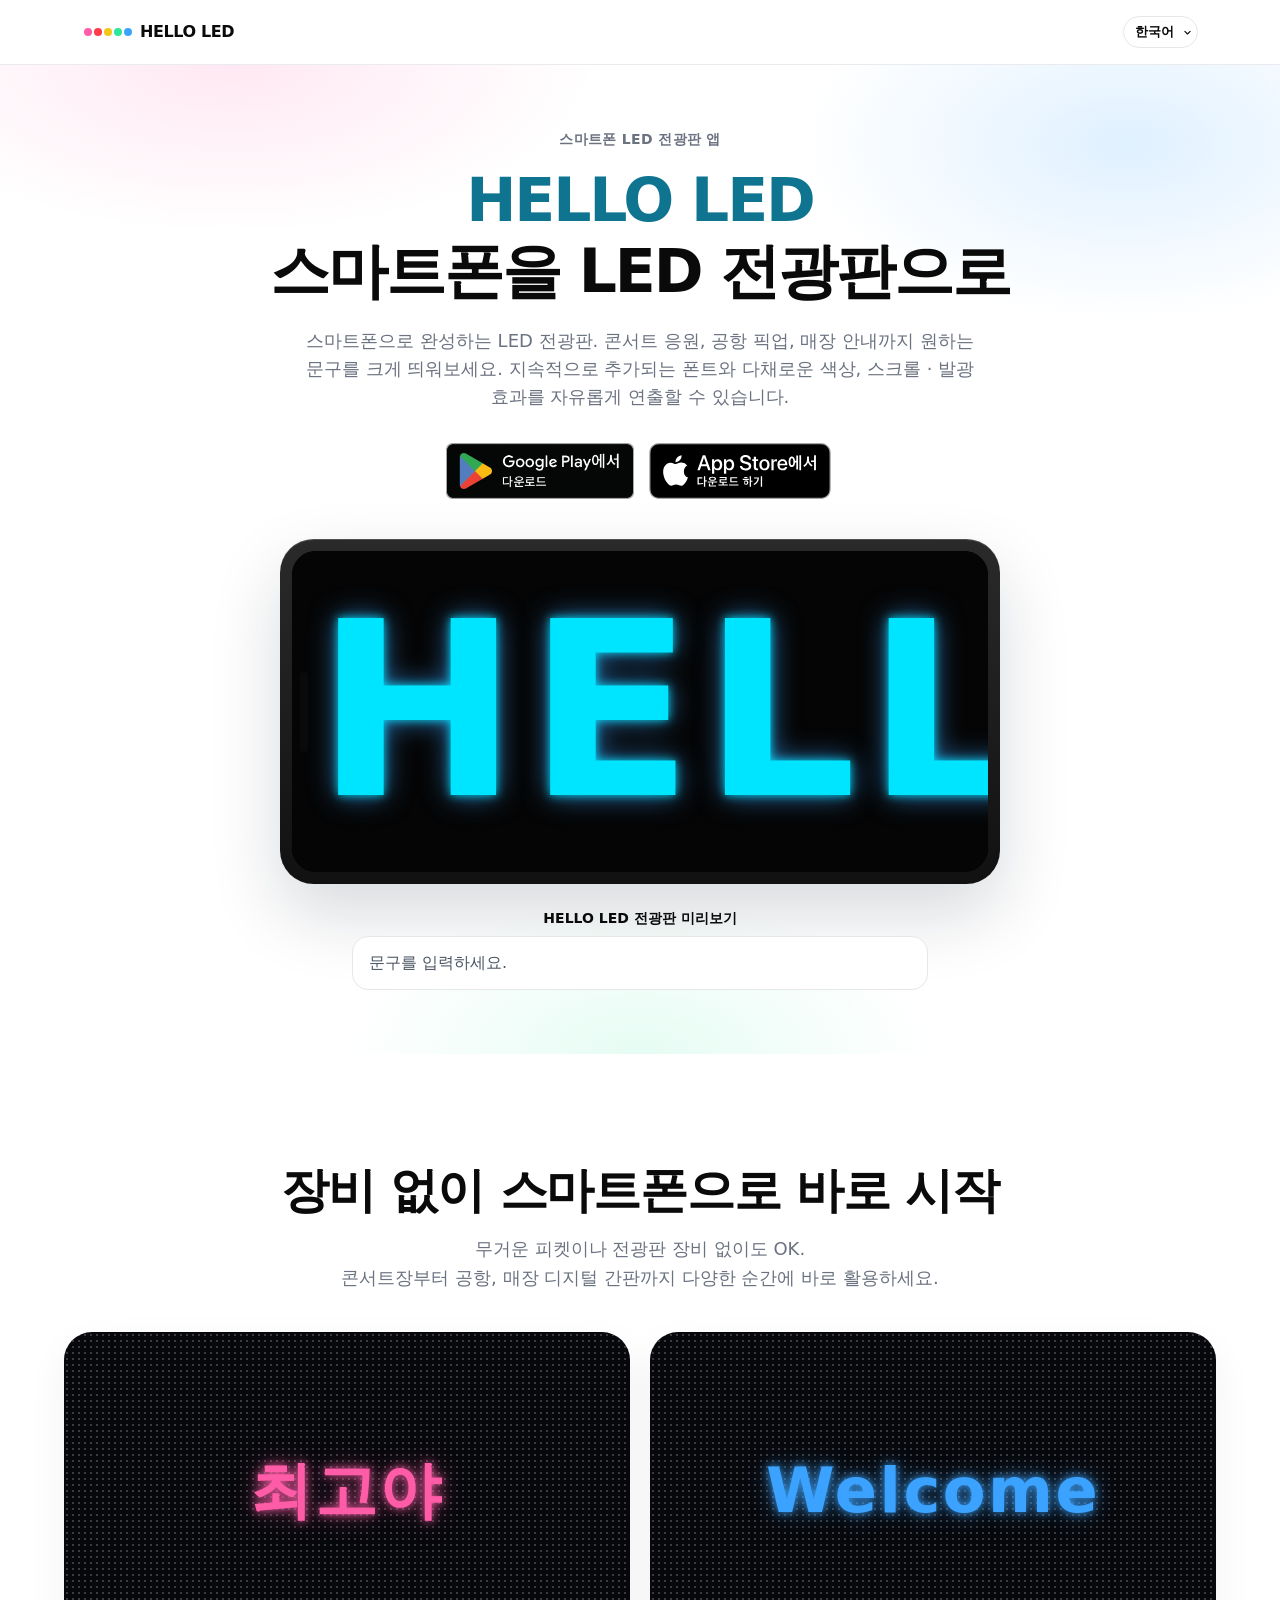
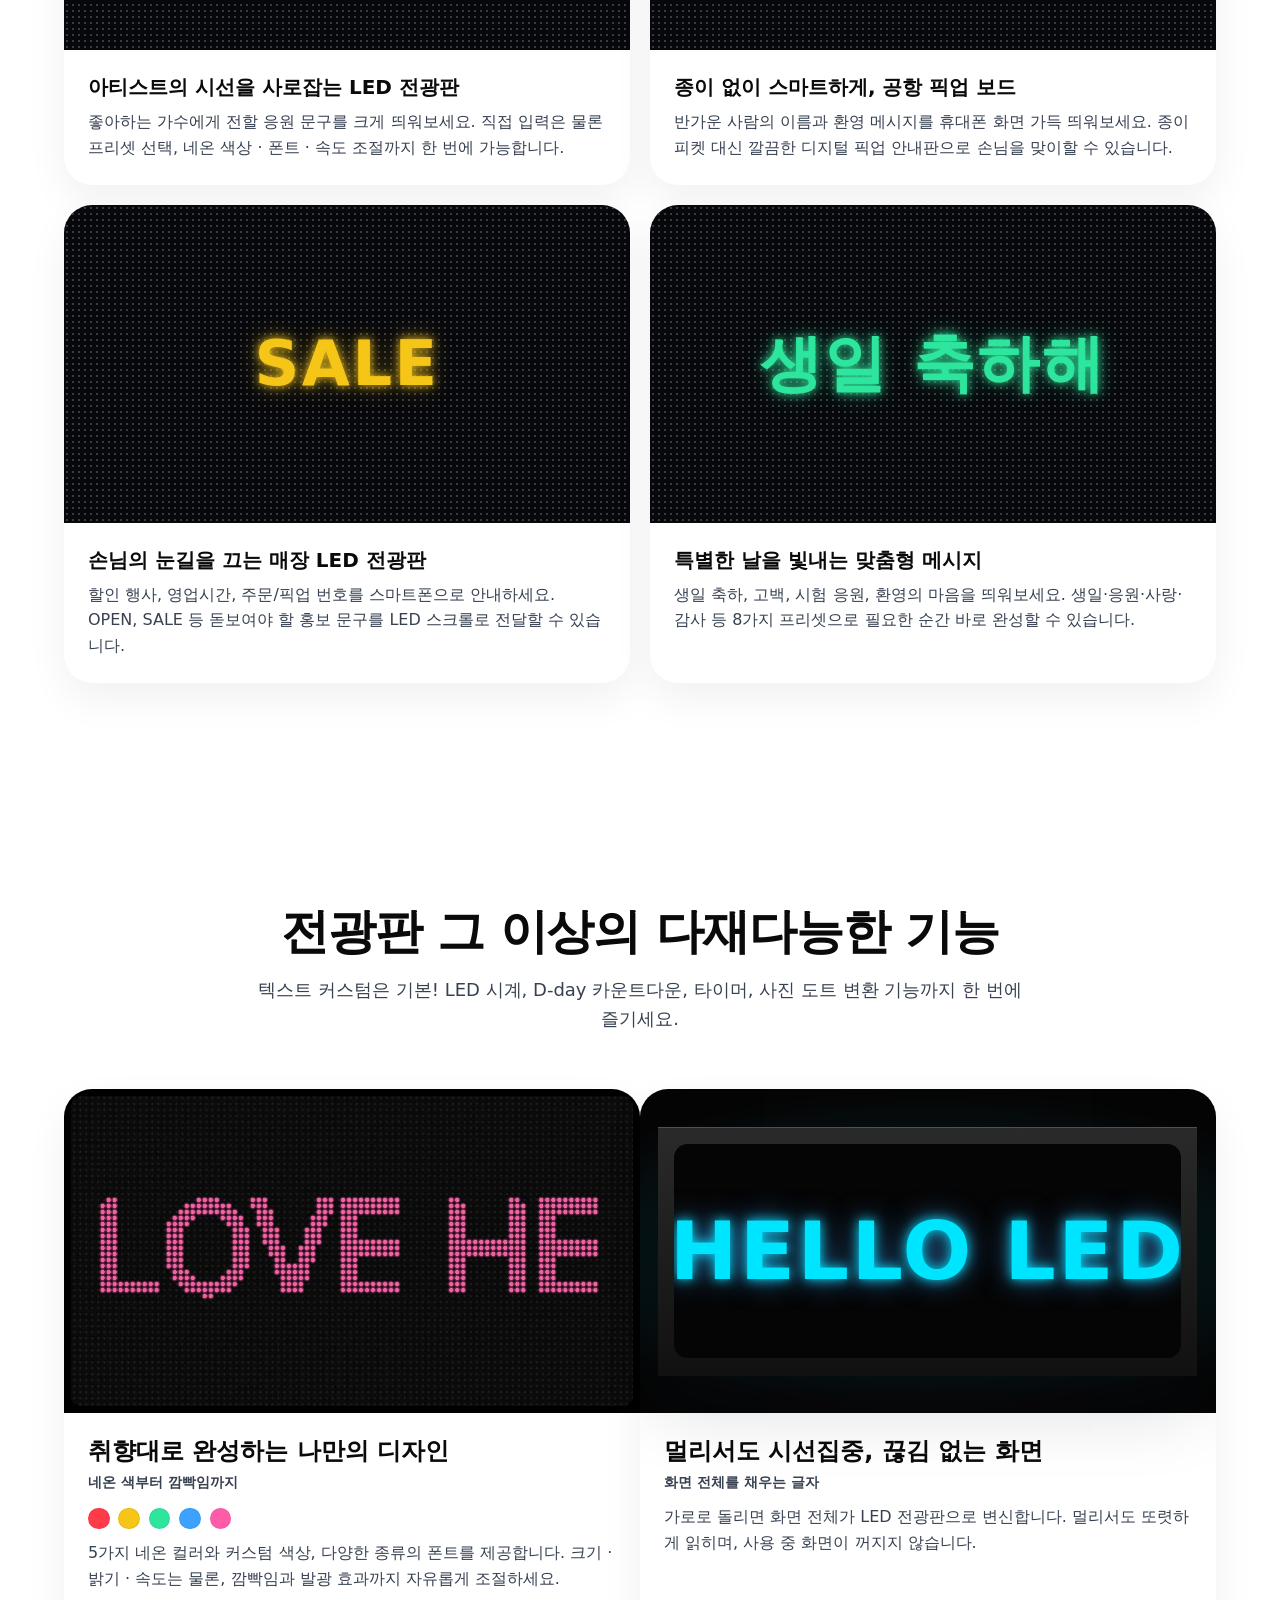
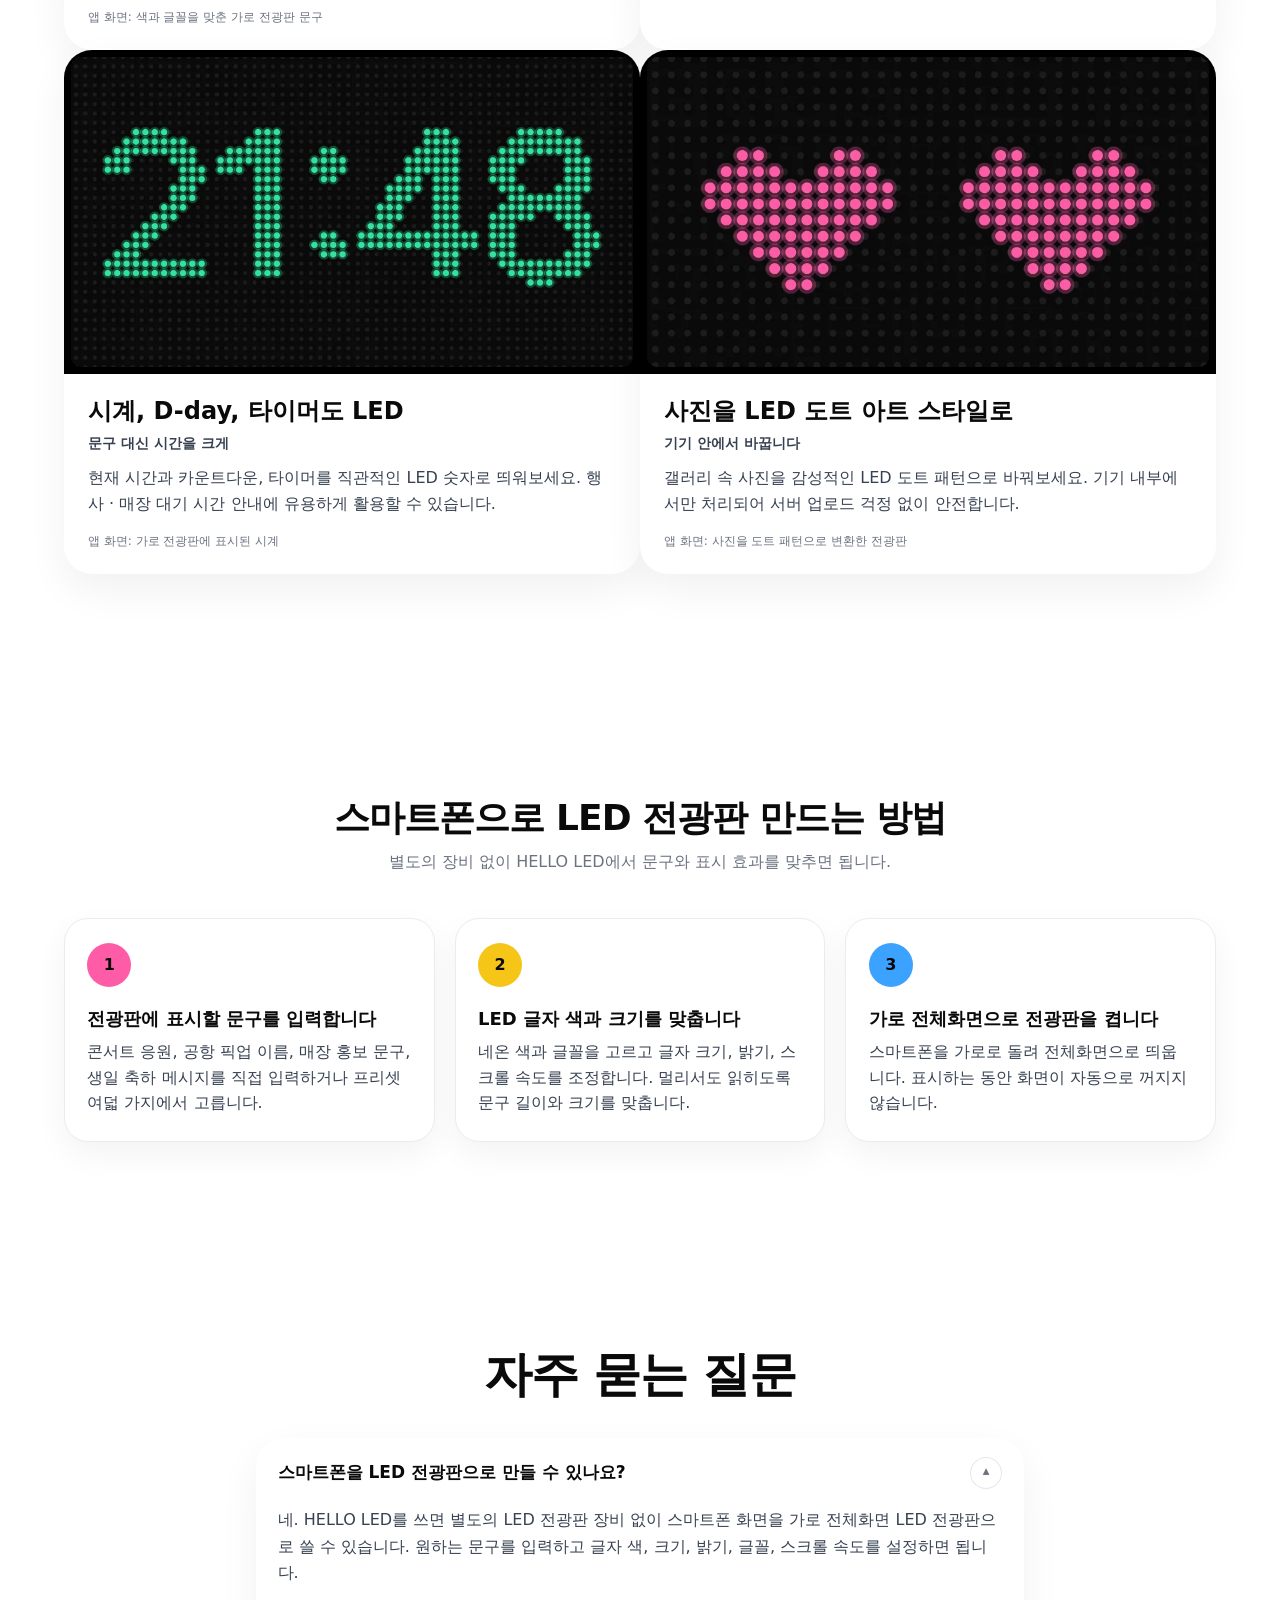
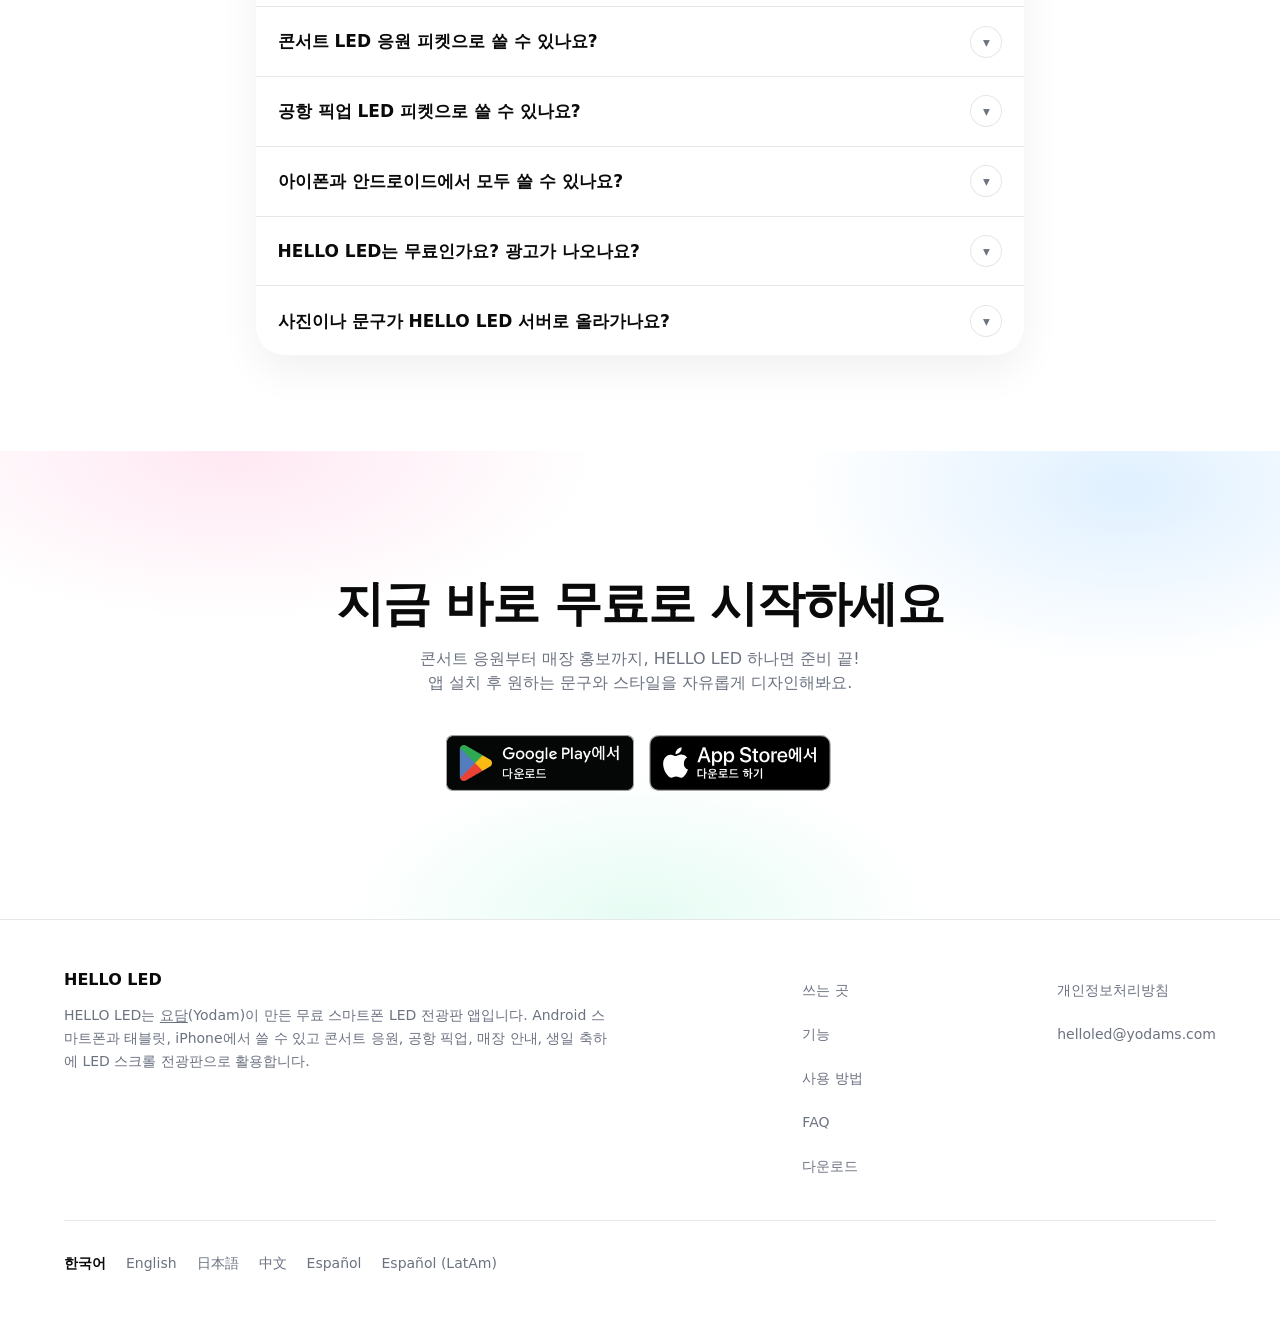
<file: index.html>
<!DOCTYPE html>
<html data-page-lang="ko" lang="ko">
<head>
  <meta charset="utf-8">
  <meta name="viewport" content="width=device-width, initial-scale=1">
  <meta name="theme-color" content="#ffffff">
  <meta name="referrer" content="strict-origin-when-cross-origin">
  <title>HELLO LED - 스마트폰 LED 전광판</title>
  <meta name="description" content="스마트폰을 무료 LED 전광판으로 활용해 보세요. 콘서트 응원, 공항 픽업, 매장 홍보 문구를 가로 전체화면으로 크게 띄울 수 있습니다. 다양한 폰트, 네온 색상, 텍스트 스크롤, 시계 · 타이머 기능까지 완벽히 지원합니다.">
  <meta name="robots" content="index,follow,max-image-preview:large">
  <link rel="canonical" href="https://helloled.yodams.com/">
  <link rel="alternate" hreflang="ko-KR" href="https://helloled.yodams.com/">
  <link rel="alternate" hreflang="en" href="https://helloled.yodams.com/en/">
  <link rel="alternate" hreflang="ja" href="https://helloled.yodams.com/ja/">
  <link rel="alternate" hreflang="zh-CN" href="https://helloled.yodams.com/zh/">
  <link rel="alternate" hreflang="es-ES" href="https://helloled.yodams.com/es/">
  <link rel="alternate" hreflang="es" href="https://helloled.yodams.com/es/">
  <link rel="alternate" hreflang="es-419" href="https://helloled.yodams.com/es-419/">
  <link rel="alternate" hreflang="es-MX" href="https://helloled.yodams.com/es-419/">
  <link rel="alternate" hreflang="es-AR" href="https://helloled.yodams.com/es-419/">
  <link rel="alternate" hreflang="es-CO" href="https://helloled.yodams.com/es-419/">
  <link rel="alternate" hreflang="es-CL" href="https://helloled.yodams.com/es-419/">
  <link rel="alternate" hreflang="es-PE" href="https://helloled.yodams.com/es-419/">
  <link rel="alternate" hreflang="es-US" href="https://helloled.yodams.com/es-419/">
  <link rel="alternate" hreflang="es-VE" href="https://helloled.yodams.com/es-419/">
  <link rel="alternate" hreflang="es-EC" href="https://helloled.yodams.com/es-419/">
  <link rel="alternate" hreflang="es-GT" href="https://helloled.yodams.com/es-419/">
  <link rel="alternate" hreflang="es-BO" href="https://helloled.yodams.com/es-419/">
  <link rel="alternate" hreflang="es-DO" href="https://helloled.yodams.com/es-419/">
  <link rel="alternate" hreflang="es-HN" href="https://helloled.yodams.com/es-419/">
  <link rel="alternate" hreflang="es-PY" href="https://helloled.yodams.com/es-419/">
  <link rel="alternate" hreflang="es-SV" href="https://helloled.yodams.com/es-419/">
  <link rel="alternate" hreflang="es-NI" href="https://helloled.yodams.com/es-419/">
  <link rel="alternate" hreflang="es-CR" href="https://helloled.yodams.com/es-419/">
  <link rel="alternate" hreflang="es-PA" href="https://helloled.yodams.com/es-419/">
  <link rel="alternate" hreflang="es-UY" href="https://helloled.yodams.com/es-419/">
  <link rel="alternate" hreflang="es-PR" href="https://helloled.yodams.com/es-419/">
  <link rel="alternate" hreflang="es-CU" href="https://helloled.yodams.com/es-419/">
  <link rel="alternate" hreflang="x-default" href="https://helloled.yodams.com/">
  <link rel="icon" type="image/png" href="/favicon.png" sizes="256x256">
  <link rel="icon" type="image/png" href="/favicon-32.png" sizes="32x32">
  <link rel="apple-touch-icon" href="/apple-touch-icon.png">
  <link rel="alternate" type="text/plain" href="https://helloled.yodams.com/llms.txt" title="HELLO LED LLM Summary">
  <meta property="og:type" content="website">
  <meta property="og:locale" content="ko_KR">
  <meta property="og:locale:alternate" content="en_US">
  <meta property="og:locale:alternate" content="ja_JP">
  <meta property="og:locale:alternate" content="zh_CN">
  <meta property="og:locale:alternate" content="es_ES">
  <meta property="og:locale:alternate" content="es_MX">
  <meta property="og:site_name" content="HELLO LED">
  <meta property="og:title" content="HELLO LED - 스마트폰 LED 전광판">
  <meta property="og:description" content="스마트폰을 무료 LED 전광판으로 활용해 보세요. 콘서트 응원, 공항 픽업, 매장 홍보 문구를 가로 전체화면으로 크게 띄울 수 있습니다. 다양한 폰트, 네온 색상, 텍스트 스크롤, 시계 · 타이머 기능까지 완벽히 지원합니다.">
  <meta property="og:url" content="https://helloled.yodams.com/">
  <meta property="og:image" content="https://helloled.yodams.com/og.png">
  <meta property="og:image:type" content="image/png">
  <meta property="og:image:width" content="1200">
  <meta property="og:image:height" content="630">
  <meta property="og:image:alt" content="HELLO LED 로고: 파란 원 안에 다섯 색 점과 HELLO LED 이름">
  <meta name="twitter:card" content="summary_large_image">
  <meta name="twitter:title" content="HELLO LED - 스마트폰 LED 전광판">
  <meta name="twitter:description" content="스마트폰을 무료 LED 전광판으로 활용해 보세요. 콘서트 응원, 공항 픽업, 매장 홍보 문구를 가로 전체화면으로 크게 띄울 수 있습니다. 다양한 폰트, 네온 색상, 텍스트 스크롤, 시계 · 타이머 기능까지 완벽히 지원합니다.">
  <meta name="twitter:image" content="https://helloled.yodams.com/og.png">
  <meta name="twitter:image:alt" content="HELLO LED 로고: 파란 원 안에 다섯 색 점과 HELLO LED 이름">
  <link rel="dns-prefetch" href="https://play.google.com">
  <link rel="preconnect" href="https://play.google.com" crossorigin>
  <link rel="dns-prefetch" href="https://apps.apple.com">
  <link rel="preconnect" href="https://apps.apple.com" crossorigin>
  <link rel="preload" href="/styles.css" as="style">
  <link rel="stylesheet" href="/styles.css">
  <style>
    @keyframes marquee {
      0% { transform: translateX(0); }
      100% { transform: translateX(-50%); }
    }
    @keyframes led-blink {
      0%, 100% { opacity: 1; }
      50% { opacity: 0.72; }
    }
    @keyframes phone-tilt {
      0%, 100% { transform: rotate(-3deg); }
      50% { transform: rotate(3deg); }
    }
    html { scroll-behavior: smooth; }
    #features, #uses, #how, #qa, #download { scroll-margin-top: 3rem; }
    #main { scroll-margin-top: 6.5rem; }
    #main:focus { outline: none; }
    h1 { word-break: keep-all; }
    #features .max-w-3xl > p,
    #how li > p { color: #374151; }
    #qa summary h3 { margin: 0; min-width: 0; font-size: 1.0625rem; font-weight: 700; line-height: 1.45; }
    #qa .faq-list p { color: #374151; }
    #qa a:focus-visible { outline: 2px solid #374151; outline-offset: 2px; }
    #led-input::placeholder { color: #4b5563; opacity: 1; }
    [data-i18n-html="publisherLine"] a { text-decoration: underline; text-underline-offset: 0.15em; }
    [data-i18n-html="publisherLine"] a:focus-visible { outline: 2px solid #374151; outline-offset: 2px; }
    body {
      background: #fff;
      color: #0a0a0a;
      font-family: "Apple SD Gothic Neo", "Malgun Gothic", "Noto Sans KR", system-ui, sans-serif;
    }
    .neon-word { color: #0e7490; }
    .js .reveal {
      transform: translateY(12px);
      transition: transform 0.65s ease;
    }
    .js .reveal.is-visible {
      transform: translateY(0);
    }
    .hero-wash {
      background:
        radial-gradient(520px 240px at 18% 0%, rgba(255, 92, 168, 0.14), transparent 70%),
        radial-gradient(480px 260px at 88% 8%, rgba(59, 163, 255, 0.16), transparent 68%),
        radial-gradient(420px 220px at 50% 100%, rgba(46, 229, 157, 0.12), transparent 70%);
    }
    .device {
      background: linear-gradient(180deg, #2a2a2a, #111);
      box-shadow:
        0 30px 70px rgba(15, 23, 42, 0.16),
        inset 0 1px 0 rgba(255, 255, 255, 0.18);
    }
    .lang-switch { position: relative; display: inline-flex; }
    #lang {
      appearance: none;
      -webkit-appearance: none;
      box-sizing: border-box;
      position: absolute;
      inset: 0;
      width: 100%;
      height: 100%;
      min-height: 0;
      color: transparent;
      font-size: 0.8125rem;
      padding: 0 1.35rem 0 0.75rem;
      background-image: url("data:image/svg+xml,%3Csvg xmlns='http://www.w3.org/2000/svg' width='12' height='12' viewBox='0 0 12 12'%3E%3Cpath d='M2.5 4.5 6 8l3.5-3.5' fill='none' stroke='%230a0a0a' stroke-width='1.5' stroke-linecap='round' stroke-linejoin='round'/%3E%3C/svg%3E");
      background-repeat: no-repeat;
      background-position: right 0.35rem center;
      background-size: 0.55rem;
    }
    #lang option { color: #0a0a0a; }
    .lang-switch-label {
      position: relative;
      display: flex;
      align-items: center;
      justify-content: center;
      pointer-events: none;
      white-space: nowrap;
      height: 32px;
      padding: 0 1.35rem 0 0.75rem;
      font-size: 0.8125rem;
      font-weight: 600;
    }
    .marquee-track {
      display: flex;
      width: max-content;
      animation: marquee 12s linear infinite;
    }
    .led-screen { container-type: size; }
    .led-text {
      font-size: 75.25cqh;
      line-height: 1;
      font-weight: 800;
      letter-spacing: 0.04em;
      white-space: nowrap;
      color: #00E5FF;
      text-shadow: 0 0 10px rgba(0, 229, 255, 0.9), 0 0 28px rgba(59, 163, 255, 0.7);
      animation: led-blink 2.4s ease-in-out infinite;
    }
    details summary { list-style: none; }
    details summary::-webkit-details-marker { display: none; }
    details[open] .faq-chevron { transform: rotate(180deg); }
    .store-badge {
      display: block;
      width: 11.75rem;
      height: 3.5rem;
      object-fit: contain;
      object-position: center;
    }
    .feature-card {
      display: flex;
      flex-direction: column;
      overflow: hidden;
      border-radius: 1.75rem;
      background: #fff;
      box-shadow: 0 16px 40px rgba(15, 23, 42, 0.06);
    }
    .feature-card figure { margin: 0; }
    .feature-card img { display: block; width: 100%; height: auto; }
    .feature-copy {
      display: flex;
      flex: 1;
      flex-direction: column;
      padding: 1.35rem 1.5rem 1.5rem;
    }
    .feature-kicker { margin-top: 0.35rem; font-size: 0.875rem; font-weight: 600; color: #374151; }
    .feature-body { margin-top: 0.7rem; color: #374151; line-height: 1.6; }
    .feature-note { margin-top: auto; padding-top: 1rem; font-size: 0.75rem; color: #6b7280; }
    .swatches { display: flex; gap: 0.55rem; margin-top: 0.9rem; }
    .swatches span { width: 1.35rem; height: 1.35rem; border-radius: 999px; box-shadow: inset 0 0 0 1px rgba(0, 0, 0, 0.06); }
    .phone-stage {
      display: flex;
      align-items: center;
      justify-content: center;
      margin: 0;
      padding: 1.35rem 1.15rem;
      background:
        radial-gradient(120% 80% at 50% 50%, rgba(0, 229, 255, 0.16), transparent 62%),
        #050505;
      aspect-ratio: 16 / 9;
    }
    .phone-tilt {
      position: relative;
      width: 100%;
      container-type: size;
      aspect-ratio: 19.5 / 9;
      animation: phone-tilt 5s ease-in-out infinite;
    }
    .phone-screen {
      position: absolute;
      inset: 7% 3%;
      border-radius: 0.85rem;
      background: #050505;
      display: flex;
      align-items: center;
      justify-content: center;
      overflow: hidden;
      color: #00E5FF;
      font-weight: 800;
      letter-spacing: 0.03em;
      line-height: 1;
      white-space: nowrap;
      font-size: clamp(2.75rem, 15cqw, 5.75rem);
      text-shadow: 0 0 12px rgba(0, 229, 255, 0.95), 0 0 28px rgba(59, 163, 255, 0.7);
    }
    .how-list {
      display: grid;
      gap: 1rem;
      margin: 2.75rem 0 0;
      padding: 0;
      list-style: none;
    }
    .use-grid {
      display: grid;
      gap: 1rem;
      margin: 2.5rem 0 0;
    }
    .use-grid h3 { margin: 0; font-size: 1.125rem; font-weight: 700; color: #0a0a0a; }
    .use-grid p { margin: 0.45rem 0 0; color: #374151; line-height: 1.6; }
    @media (min-width: 640px) {
      .use-grid { grid-template-columns: repeat(2, minmax(0, 1fr)); gap: 1.25rem; }
      .use-grid h3 { font-size: 1.25rem; }
    }
    .how-step {
      position: relative;
      border: 1px solid #ececec;
      border-radius: 1.5rem;
      background: #fff;
      padding: 1.5rem 1.4rem 1.6rem;
      box-shadow: 0 12px 32px rgba(15, 23, 42, 0.05);
    }
    .how-index {
      position: relative;
      z-index: 1;
      display: flex;
      width: 2.75rem;
      height: 2.75rem;
      align-items: center;
      justify-content: center;
      border-radius: 999px;
      font-weight: 800;
      color: #0a0a0a;
    }
    .how-step h3 { margin: 1.1rem 0 0; font-size: 1.125rem; font-weight: 700; color: #0a0a0a; }
    .how-step p { margin: 0.45rem 0 0; color: #6b7280; line-height: 1.6; }
    .faq-list {
      margin-top: 2.5rem;
      overflow: hidden;
      border-radius: 1.75rem;
      background: #fff;
      box-shadow: 0 16px 40px rgba(15, 23, 42, 0.06);
    }
    .faq-list details + details { border-top: 1px solid #e5e7eb; }
    .faq-list summary { padding: 1.15rem 1.35rem; }
    .faq-list details[open] summary { background: transparent; }
    .faq-list p { margin: 0; padding: 0 1.35rem 1.25rem; line-height: 1.65; }
    .faq-chevron {
      display: inline-flex;
      width: 2rem;
      height: 2rem;
      align-items: center;
      justify-content: center;
      border-radius: 999px;
      background: transparent;
      box-shadow: inset 0 0 0 1px #e5e7eb;
      font-size: 0.85rem;
    }
    @media (min-width: 768px) {
      .how-list { grid-template-columns: repeat(3, 1fr); gap: 1.25rem; }
    }
    @media (prefers-reduced-motion: reduce) {
      html { scroll-behavior: auto; }
      .js .reveal { opacity: 1; transform: none; transition: none; }
      .marquee-track, .led-text { animation: none !important; }
      .phone-tilt { animation: none !important; transform: none; }
    }
  </style>
  <script type="application/ld+json">
{
  "@context": "https://schema.org",
  "@graph": [
    {
      "@type": "Organization",
      "@id": "https://helloled.yodams.com/#organization",
      "name": "HELLO LED",
      "legalName": "요담",
      "alternateName": "Yodam",
      "url": "https://helloled.yodams.com/",
      "email": "helloled@yodams.com",
      "logo": {
        "@type": "ImageObject",
        "url": "https://helloled.yodams.com/favicon.png",
        "width": 256,
        "height": 256
      },
      "description": "HELLO LED는 요담(Yodam)이 만든 무료 스마트폰 LED 전광판 앱입니다. Android 스마트폰과 태블릿, iPhone 화면을 가로 전체화면 LED 스크롤 전광판으로 바꿔 콘서트 응원 피켓, 공항 픽업 안내, 매장 홍보, 생일 축하 메시지를 띄웁니다. 기본 네온 색 다섯 가지와 직접 고른 색, 글꼴 11종, 글자 크기와 밝기, 스크롤 속도, 깜빡임과 발광 효과를 지원하고 현재 시각과 디데이 카운트다운, 타이머를 LED 숫자로 표시합니다. 갤러리 사진을 기기 안에서 LED 도트 이미지로 바꾸고 즐겨찾기와 최대 8개 문구 순차 재생, 같은 Wi-Fi에서 문구 맞추기를 지원합니다. 사진 변환과 문구 맞추기는 외부 서버를 쓰지 않습니다. 저장한 문구는 Android 홈 화면 위젯에 표시하며 이 위젯은 Android 전용입니다. 사이트에 표시된 버전은 1.0.4입니다.",
      "sameAs": [
        "https://play.google.com/store/apps/details?id=com.yodam.helloled",
        "https://apps.apple.com/app/id6816627023",
        "https://yodams.com/",
        "https://github.com/leeyodam/helloled"
      ],
      "contactPoint": {
        "@type": "ContactPoint",
        "contactType": "customer support",
        "email": "helloled@yodams.com",
        "availableLanguage": [
          "ko",
          "en",
          "ja",
          "zh-Hans",
          "es",
          "es-419"
        ]
      }
    },
    {
      "@type": "Service",
      "@id": "https://helloled.yodams.com/#service",
      "name": "HELLO LED",
      "serviceType": "스마트폰 LED 전광판 앱",
      "description": "HELLO LED는 요담(Yodam)이 만든 무료 스마트폰 LED 전광판 앱입니다. Android 스마트폰과 태블릿, iPhone 화면을 가로 전체화면 LED 스크롤 전광판으로 바꿔 콘서트 응원 피켓, 공항 픽업 안내, 매장 홍보, 생일 축하 메시지를 띄웁니다. 기본 네온 색 다섯 가지와 직접 고른 색, 글꼴 11종, 글자 크기와 밝기, 스크롤 속도, 깜빡임과 발광 효과를 지원하고 현재 시각과 디데이 카운트다운, 타이머를 LED 숫자로 표시합니다. 갤러리 사진을 기기 안에서 LED 도트 이미지로 바꾸고 즐겨찾기와 최대 8개 문구 순차 재생, 같은 Wi-Fi에서 문구 맞추기를 지원합니다. 사진 변환과 문구 맞추기는 외부 서버를 쓰지 않습니다. 저장한 문구는 Android 홈 화면 위젯에 표시하며 이 위젯은 Android 전용입니다. 사이트에 표시된 버전은 1.0.4입니다.",
      "url": "https://helloled.yodams.com/",
      "provider": {
        "@id": "https://helloled.yodams.com/#organization"
      },
      "isRelatedTo": {
        "@id": "https://helloled.yodams.com/#app"
      },
      "areaServed": "Worldwide",
      "availableChannel": [
        {
          "@type": "ServiceChannel",
          "serviceUrl": "https://play.google.com/store/apps/details?id=com.yodam.helloled",
          "availableLanguage": [
            "ko",
            "en",
            "ja",
            "zh-Hans",
            "es",
            "es-419"
          ]
        },
        {
          "@type": "ServiceChannel",
          "serviceUrl": "https://apps.apple.com/app/id6816627023",
          "availableLanguage": [
            "ko",
            "en",
            "ja",
            "zh-Hans",
            "es",
            "es-419"
          ]
        }
      ],
      "offers": [
        {
          "@type": "Offer",
          "price": "0",
          "priceCurrency": "KRW",
          "availability": "https://schema.org/InStock",
          "url": "https://play.google.com/store/apps/details?id=com.yodam.helloled"
        },
        {
          "@type": "Offer",
          "price": "0",
          "priceCurrency": "KRW",
          "availability": "https://schema.org/InStock",
          "url": "https://apps.apple.com/app/id6816627023"
        }
      ]
    },
    {
      "@type": "WebSite",
      "@id": "https://helloled.yodams.com/#website",
      "url": "https://helloled.yodams.com/",
      "name": "HELLO LED",
      "alternateName": "헬로 LED",
      "description": "HELLO LED 공식 사이트. 스마트폰 LED 전광판 앱을 Google Play와 App Store에서 무료로 설치합니다.",
      "inLanguage": "ko",
      "publisher": {
        "@id": "https://helloled.yodams.com/#organization"
      },
      "potentialAction": [
        {
          "@type": "DownloadAction",
          "name": "HELLO LED 다운로드",
          "target": {
            "@type": "EntryPoint",
            "urlTemplate": "https://play.google.com/store/apps/details?id=com.yodam.helloled",
            "actionPlatform": [
              "https://schema.org/AndroidPlatform"
            ]
          }
        },
        {
          "@type": "DownloadAction",
          "name": "HELLO LED 다운로드",
          "target": {
            "@type": "EntryPoint",
            "urlTemplate": "https://apps.apple.com/app/id6816627023",
            "actionPlatform": [
              "https://schema.org/IOSPlatform"
            ]
          }
        }
      ]
    },
    {
      "@type": "WebPage",
      "@id": "https://helloled.yodams.com/#webpage",
      "url": "https://helloled.yodams.com/",
      "name": "HELLO LED - 스마트폰 LED 전광판",
      "description": "스마트폰을 무료 LED 전광판으로 활용해 보세요. 콘서트 응원, 공항 픽업, 매장 홍보 문구를 가로 전체화면으로 크게 띄울 수 있습니다. 다양한 폰트, 네온 색상, 텍스트 스크롤, 시계 · 타이머 기능까지 완벽히 지원합니다.",
      "inLanguage": "ko",
      "isPartOf": {
        "@id": "https://helloled.yodams.com/#website"
      },
      "about": [
        {
          "@id": "https://helloled.yodams.com/#app"
        },
        {
          "@id": "https://helloled.yodams.com/#service"
        }
      ],
      "mainEntity": {
        "@id": "https://helloled.yodams.com/#app"
      },
      "hasPart": [
        {
          "@id": "https://helloled.yodams.com/#howto"
        },
        {
          "@id": "https://helloled.yodams.com/#faq"
        }
      ],
      "datePublished": "2026-09-21",
      "dateModified": "2026-11-04",
      "primaryImageOfPage": {
        "@type": "ImageObject",
        "url": "https://helloled.yodams.com/og.png",
        "width": 1200,
        "height": 630,
        "caption": "파란 원 안에 HELLO LED가 적힌 로고"
      },
      "image": [
        {
          "@type": "ImageObject",
          "url": "https://helloled.yodams.com/screens/led-marquee.png",
          "width": 960,
          "height": 540,
          "caption": "HELLO LED에서 분홍 네온 색으로 띄운 콘서트 응원 문구"
        },
        {
          "@type": "ImageObject",
          "url": "https://helloled.yodams.com/screens/led-clock.png",
          "width": 960,
          "height": 540,
          "caption": "HELLO LED 가로 전체화면에 표시된 시계 21:48"
        },
        {
          "@type": "ImageObject",
          "url": "https://helloled.yodams.com/screens/led-dots.png",
          "width": 960,
          "height": 540,
          "caption": "스마트폰 사진을 LED 도트 패턴으로 바꾼 분홍 하트"
        }
      ]
    },
    {
      "@type": [
        "SoftwareApplication",
        "MobileApplication"
      ],
      "@id": "https://helloled.yodams.com/#app",
      "name": "HELLO LED",
      "alternateName": "헬로 LED",
      "applicationCategory": "UtilitiesApplication",
      "operatingSystem": "Android, iOS",
      "softwareVersion": "1.0.4",
      "isAccessibleForFree": true,
      "inLanguage": [
        "ko",
        "en",
        "ja",
        "zh-Hans",
        "es",
        "es-419"
      ],
      "description": "스마트폰을 무료 LED 전광판으로 활용해 보세요. 콘서트 응원, 공항 픽업, 매장 홍보 문구를 가로 전체화면으로 크게 띄울 수 있습니다. 다양한 폰트, 네온 색상, 텍스트 스크롤, 시계 · 타이머 기능까지 완벽히 지원합니다.",
      "featureList": [
        "기본 네온 색 5가지(빨강, 노랑, 초록, 파랑, 분홍)와 직접 고른 색, 글자 크기, 밝기, 스크롤 속도, 깜빡임과 발광 효과, 글꼴 11종",
        "가로 전용 전체화면 LED 전광판과 화면 자동 꺼짐 방지",
        "현재 시각, 디데이 카운트다운, 타이머",
        "기기 안에서 갤러리 사진을 도트 전광판으로 변환. 서버에 올리지 않음",
        "응원, 생일, 공항 픽업, 매장, 사랑 고백, 시험 응원, 환영, 감사 프리셋 8종",
        "즐겨찾기와 최대 8개 문구 순서대로 재생",
        "같은 Wi-Fi의 HELLO LED와 문구 맞추기. 서버는 쓰지 않음",
        "Android 홈 화면 위젯에 저장한 문구 표시. Android 전용"
      ],
      "url": "https://play.google.com/store/apps/details?id=com.yodam.helloled",
      "downloadUrl": "https://play.google.com/store/apps/details?id=com.yodam.helloled",
      "installUrl": "https://apps.apple.com/app/id6816627023",
      "sameAs": [
        "https://play.google.com/store/apps/details?id=com.yodam.helloled",
        "https://apps.apple.com/app/id6816627023"
      ],
      "screenshot": [
        "https://helloled.yodams.com/screens/led-marquee.png",
        "https://helloled.yodams.com/screens/led-clock.png",
        "https://helloled.yodams.com/screens/led-dots.png"
      ],
      "offers": [
        {
          "@type": "Offer",
          "price": "0",
          "priceCurrency": "KRW",
          "availability": "https://schema.org/InStock",
          "url": "https://play.google.com/store/apps/details?id=com.yodam.helloled"
        },
        {
          "@type": "Offer",
          "price": "0",
          "priceCurrency": "KRW",
          "availability": "https://schema.org/InStock",
          "url": "https://apps.apple.com/app/id6816627023"
        }
      ],
      "author": {
        "@id": "https://helloled.yodams.com/#organization"
      },
      "publisher": {
        "@id": "https://helloled.yodams.com/#organization"
      }
    },
    {
      "@type": "HowTo",
      "@id": "https://helloled.yodams.com/#howto",
      "name": "스마트폰으로 LED 전광판 만드는 방법",
      "description": "별도의 장비 없이 HELLO LED에서 문구와 표시 효과를 맞추면 됩니다.",
      "inLanguage": "ko",
      "totalTime": "PT1M",
      "step": [
        {
          "@type": "HowToStep",
          "position": 1,
          "name": "전광판에 표시할 문구를 입력합니다",
          "text": "콘서트 응원, 공항 픽업 이름, 매장 홍보 문구, 생일 축하 메시지를 직접 입력하거나 프리셋 여덟 가지에서 고릅니다."
        },
        {
          "@type": "HowToStep",
          "position": 2,
          "name": "LED 글자 색과 크기를 맞춥니다",
          "text": "네온 색과 글꼴을 고르고 글자 크기, 밝기, 스크롤 속도를 조정합니다. 멀리서도 읽히도록 문구 길이와 크기를 맞춥니다."
        },
        {
          "@type": "HowToStep",
          "position": 3,
          "name": "가로 전체화면으로 전광판을 켭니다",
          "text": "스마트폰을 가로로 돌려 전체화면으로 띄웁니다. 표시하는 동안 화면이 자동으로 꺼지지 않습니다."
        }
      ]
    },
    {
      "@type": "FAQPage",
      "@id": "https://helloled.yodams.com/#faq",
      "url": "https://helloled.yodams.com/#qa",
      "inLanguage": "ko",
      "isPartOf": {
        "@id": "https://helloled.yodams.com/#webpage"
      },
      "mainEntity": [
        {
          "@type": "Question",
          "name": "스마트폰을 LED 전광판으로 만들 수 있나요?",
          "acceptedAnswer": {
            "@type": "Answer",
            "text": "네. HELLO LED를 쓰면 별도의 LED 전광판 장비 없이 스마트폰 화면을 가로 전체화면 LED 전광판으로 쓸 수 있습니다. 원하는 문구를 입력하고 글자 색, 크기, 밝기, 글꼴, 스크롤 속도를 설정하면 됩니다."
          }
        },
        {
          "@type": "Question",
          "name": "콘서트 LED 응원 피켓으로 쓸 수 있나요?",
          "acceptedAnswer": {
            "@type": "Answer",
            "text": "네. 좋아하는 아티스트에게 보낼 응원 문구를 직접 입력하거나 프리셋에서 골라 LED 전광판에 띄웁니다. 네온 색과 글꼴, 스크롤 속도를 맞춰 공연장에서 응원 피켓처럼 씁니다."
          }
        },
        {
          "@type": "Question",
          "name": "공항 픽업 LED 피켓으로 쓸 수 있나요?",
          "acceptedAnswer": {
            "@type": "Answer",
            "text": "네. 공항에서 만날 사람의 이름이나 환영 메시지를 입력하면 스마트폰 화면에 크게 나옵니다. 종이 피켓 대신 휴대폰을 디지털 픽업 안내판으로 씁니다."
          }
        },
        {
          "@type": "Question",
          "name": "아이폰과 안드로이드에서 모두 쓸 수 있나요?",
          "acceptedAnswer": {
            "@type": "Answer",
            "text": "네. Android 스마트폰과 태블릿, iPhone에서 씁니다. Google Play 또는 App Store에서 설치합니다."
          }
        },
        {
          "@type": "Question",
          "name": "HELLO LED는 무료인가요? 광고가 나오나요?",
          "acceptedAnswer": {
            "@type": "Answer",
            "text": "네. HELLO LED는 무료로 설치합니다. 다만 편집 화면에는 배너 광고가 나올 수 있고, 전체화면 LED 전광판을 열기 전에 전면 광고가 나올 수 있습니다. LED 문구를 보여 주는 전체화면 전광판에는 배너 광고가 나오지 않습니다."
          }
        },
        {
          "@type": "Question",
          "name": "사진이나 문구가 HELLO LED 서버로 올라가나요?",
          "acceptedAnswer": {
            "@type": "Answer",
            "text": "아니요. 갤러리 사진의 LED 도트 변환은 기기 안에서 처리합니다. 문구와 설정도 기기에 저장됩니다. 같은 Wi-Fi에 연결한 HELLO LED 사이의 문구 맞추기도 별도의 외부 서버를 쓰지 않습니다."
          }
        }
      ]
    }
  ]
}
  </script>
</head>
<body class="bg-white text-ink antialiased">
  <script>document.documentElement.classList.add('js');</script>
  <a href="#main" class="sr-only focus:not-sr-only focus:absolute focus:left-4 focus:top-4 focus:z-[60] focus:rounded-full focus:bg-ink focus:px-4 focus:py-2 focus:text-white" data-i18n="skip">본문으로 건너뛰기</a>

  <header class="sticky top-0 z-50 border-b border-line/80 bg-white/80 backdrop-blur-md">
    <nav class="mx-auto flex max-w-6xl items-center justify-between gap-3 px-5 py-2.5" aria-label="주요" data-i18n-aria="navLabel">
      <a href="/" class="inline-flex min-h-11 shrink-0 items-center gap-2 whitespace-nowrap font-extrabold tracking-tight focus-visible:outline focus-visible:outline-2 focus-visible:outline-offset-2 focus-visible:outline-gray-700" data-home-link>
        <span class="flex gap-0.5" aria-hidden="true">
          <span class="h-2 w-2 rounded-full bg-neonPink"></span>
          <span class="h-2 w-2 rounded-full bg-neonRed"></span>
          <span class="h-2 w-2 rounded-full bg-neonYellow"></span>
          <span class="h-2 w-2 rounded-full bg-neonGreen"></span>
          <span class="h-2 w-2 rounded-full bg-neonBlue"></span>
        </span>
        <span lang="en" aria-hidden="true">HELLO LED</span>
        <span class="sr-only" data-i18n-html="homeLabel"><b lang="en">HELLO LED</b> 홈</span>
      </a>
      <div class="flex items-center gap-2">
        <label class="sr-only" for="lang" data-i18n="langLabel">언어</label>
        <div class="lang-switch">
          <select id="lang" class="rounded-full border border-line bg-white font-semibold text-ink focus-visible:outline focus-visible:outline-2 focus-visible:outline-offset-2 focus-visible:outline-gray-700" aria-label="언어" data-i18n-aria="langLabel">
            <option value="ko" selected lang="ko">한국어</option>
            <option value="en" lang="en">English</option>
            <option value="ja" lang="ja">日本語</option>
            <option value="zh" lang="zh-Hans">中文</option>
            <option value="es" lang="es">Español</option>
            <option value="es_419" lang="es-419">Español (LatAm)</option>
          </select>
          <span class="lang-switch-label" aria-hidden="true">한국어</span>
        </div>
      </div>
    </nav>
  </header>

  <main id="main" tabindex="-1">
    <section class="hero-wash relative overflow-hidden px-5 pb-12 pt-12 sm:pb-16 sm:pt-16">
      <div class="relative mx-auto max-w-3xl text-center">
        <p class="mb-4 text-sm font-semibold tracking-wide text-muted" data-i18n="kicker">스마트폰 LED 전광판 앱</p>
        <h1 class="text-[clamp(2.15rem,5.4vw,3.75rem)] font-extrabold leading-[1.18] tracking-[-0.035em]">
          <span class="neon-word" lang="en" data-i18n="heroAccent">HELLO LED</span><br>
          <span data-i18n="heroLine1">스마트폰을 LED 전광판으로</span>
        </h1>
        <p class="mx-auto mt-5 max-w-2xl text-base leading-relaxed text-muted sm:text-lg" data-i18n="heroBody">스마트폰으로 완성하는 LED 전광판. 콘서트 응원, 공항 픽업, 매장 안내까지 원하는 문구를 크게 띄워보세요. 지속적으로 추가되는 폰트와 다채로운 색상, 스크롤 · 발광 효과를 자유롭게 연출할 수 있습니다.</p>
        <div class="mx-auto mt-8 flex max-w-xl flex-wrap items-center justify-center gap-3" id="download-hero">
            <a class="inline-flex focus-visible:outline focus-visible:outline-2 focus-visible:outline-offset-2 focus-visible:outline-gray-700" href="https://play.google.com/store/apps/details?id=com.yodam.helloled" target="_blank" rel="noopener noreferrer" aria-label="Google Play에서 다운로드, 새 창" data-i18n-aria="playAlt">
              <picture>
                <source type="image/webp" srcset="/badges/play-ko.webp">
                <img
                  data-badge="play"
                  data-i18n-alt="playAlt"
                  src="/badges/play-ko.png"
                  width="215"
                  height="64"
                  decoding="async"
                  fetchpriority="high"
                  class="store-badge"
                  alt="Google Play에서 다운로드, 새 창"
                >
              </picture>
            </a>
            <a class="inline-flex focus-visible:outline focus-visible:outline-2 focus-visible:outline-offset-2 focus-visible:outline-gray-700" href="https://apps.apple.com/app/id6816627023" target="_blank" rel="noopener noreferrer" aria-label="App Store에서 다운로드, 새 창" data-i18n-aria="appleAlt">
              <img
                data-badge="apple"
                data-i18n-alt="appleAlt"
                src="/badges/apple-ko.svg"
                width="130"
                height="40"
                decoding="async"
                class="store-badge"
                alt="App Store에서 다운로드, 새 창"
              >
            </a>
        </div>
      </div>

      <div class="mx-auto mt-8 w-full max-w-3xl px-1 sm:mt-10">
        <figure class="mx-auto w-full max-w-[720px]">
          <div class="device rounded-[1.85rem] p-2.5 sm:rounded-[2.1rem] sm:p-3" aria-hidden="true">
            <div class="led-screen relative overflow-hidden rounded-[1.35rem] bg-black sm:rounded-[1.5rem]" style="aspect-ratio: 19.5 / 9;">
              <div class="absolute left-2 top-1/2 z-10 h-16 w-1.5 -translate-y-1/2 rounded-full bg-neutral-950 sm:h-20 sm:w-2"></div>
              <div class="absolute inset-0 flex items-center overflow-hidden bg-[#050505]">
                <div class="marquee-track items-center gap-16 px-6" id="marquee-track">
                  <span class="led-text" id="led-a">HELLO LED</span>
                  <span class="led-text" id="led-b">HELLO LED</span>
                  <span class="led-text" id="led-c">HELLO LED</span>
                  <span class="led-text" id="led-d">HELLO LED</span>
                </div>
              </div>
            </div>
          </div>
          <figcaption id="preview-caption" class="sr-only" data-i18n-html="previewCaption"><span lang="en">HELLO LED</span> 가로 전체화면 LED 전광판 미리보기</figcaption>
        </figure>

        <div id="try" class="mx-auto mt-6 max-w-xl">
          <label for="led-input" class="mb-2 block text-center text-sm font-semibold text-ink" data-i18n-html="previewLabel"><span lang="en">HELLO LED</span> 전광판 미리보기</label>
          <input
            id="led-input"
            type="text"
            maxlength="80"
            autocomplete="off"
            placeholder="문구를 입력하세요."
            data-i18n-placeholder="previewPlaceholder"
            class="w-full rounded-2xl border border-line bg-white px-4 py-3.5 text-base text-ink placeholder:text-neutral-400 focus:border-ink focus:outline-none focus:ring-2 focus:ring-ink/20"
          >
        </div>
      </div>
    </section>

    <section id="uses" class="px-5 py-20 sm:py-28" aria-labelledby="uses-title">
      <div class="mx-auto max-w-6xl">
        <div class="mx-auto max-w-3xl text-center">
          <h2 id="uses-title" class="reveal text-3xl font-extrabold tracking-tight sm:text-5xl" data-i18n="usesTitle">장비 없이 스마트폰으로 바로 시작</h2>
          <p class="reveal mx-auto mt-5 text-lg leading-relaxed text-muted" data-i18n-html="usesLead">무거운 피켓이나 전광판 장비 없이도 OK.<br>콘서트장부터 공항, 매장 디지털 간판까지 다양한 순간에 바로 활용하세요.</p>
        </div>
        <div class="use-grid">
          <article class="use-card reveal">
            <figure>
              <div class="use-screen" aria-hidden="true"><span class="use-led use-led-pink">최고야</span></div>
              <figcaption class="sr-only">예시 화면. 분홍 네온 응원 문구 최고야</figcaption>
            </figure>
            <div class="use-copy">
              <h3 data-i18n="useConcertTitle">아티스트의 시선을 사로잡는 LED 전광판</h3>
              <p data-i18n="useConcertBody">좋아하는 가수에게 전할 응원 문구를 크게 띄워보세요. 직접 입력은 물론 프리셋 선택, 네온 색상 · 폰트 · 속도 조절까지 한 번에 가능합니다.</p>
            </div>
          </article>
          <article class="use-card reveal">
            <figure>
              <div class="use-screen" aria-hidden="true"><span class="use-led use-led-blue">Welcome</span></div>
              <figcaption class="sr-only">예시 화면. 파란 네온 공항 픽업 문구 Welcome</figcaption>
            </figure>
            <div class="use-copy">
              <h3 data-i18n="useAirportTitle">종이 없이 스마트하게, 공항 픽업 보드</h3>
              <p data-i18n="useAirportBody">반가운 사람의 이름과 환영 메시지를 휴대폰 화면 가득 띄워보세요. 종이 피켓 대신 깔끔한 디지털 픽업 안내판으로 손님을 맞이할 수 있습니다.</p>
            </div>
          </article>
          <article class="use-card reveal">
            <figure>
              <div class="use-screen" aria-hidden="true"><span class="use-led use-led-yellow">SALE</span></div>
              <figcaption class="sr-only">예시 화면. 노란 네온 매장 문구 SALE</figcaption>
            </figure>
            <div class="use-copy">
              <h3 data-i18n="useShopTitle">손님의 눈길을 끄는 매장 LED 전광판</h3>
              <p data-i18n="useShopBody">할인 행사, 영업시간, 주문/픽업 번호를 스마트폰으로 안내하세요. OPEN, SALE 등 돋보여야 할 홍보 문구를 LED 스크롤로 전달할 수 있습니다.</p>
            </div>
          </article>
          <article class="use-card reveal">
            <figure>
              <div class="use-screen" aria-hidden="true"><span class="use-led use-led-green">생일 축하해</span></div>
              <figcaption class="sr-only">예시 화면. 초록 네온 생일 문구 생일 축하해</figcaption>
            </figure>
            <div class="use-copy">
              <h3 data-i18n="usePartyTitle">특별한 날을 빛내는 맞춤형 메시지</h3>
              <p data-i18n="usePartyBody">생일 축하, 고백, 시험 응원, 환영의 마음을 띄워보세요. 생일·응원·사랑·감사 등 8가지 프리셋으로 필요한 순간 바로 완성할 수 있습니다.</p>
            </div>
          </article>
        </div>
      </div>
    </section>

    <section id="features" class="px-5 py-20 sm:py-28" aria-labelledby="features-title">
      <div class="mx-auto max-w-6xl">
        <div class="mx-auto max-w-3xl text-center">
          <h2 id="features-title" class="reveal text-3xl font-extrabold tracking-tight sm:text-5xl" data-i18n="featuresTitle">전광판 그 이상의 다재다능한 기능</h2>
          <p class="reveal mx-auto mt-5 text-lg leading-relaxed text-muted" data-i18n="featuresLead">텍스트 커스텀은 기본! LED 시계, D-day 카운트다운, 타이머, 사진 도트 변환 기능까지 한 번에 즐기세요.</p>
        </div>

        <div class="mt-14 grid gap-5 sm:grid-cols-2">
          <article class="feature-card reveal">
            <figure aria-labelledby="custom-caption">
              <picture>
                <source type="image/webp" srcset="/screens/led-marquee.webp">
                <img
                  src="/screens/led-marquee.png"
                  width="960"
                  height="540"
                  loading="lazy"
                  decoding="async"
                  data-i18n-alt="marqueeAlt"
                  alt="HELLO LED에서 분홍 네온 색으로 띄운 콘서트 응원 문구"
                >
              </picture>
            </figure>
            <div class="feature-copy">
              <h3 class="text-xl font-bold sm:text-2xl" data-i18n="customTitle">취향대로 완성하는 나만의 디자인</h3>
              <p class="feature-kicker" data-i18n="customKicker">네온 색부터 깜빡임까지</p>
              <div class="swatches" aria-hidden="true">
                <span class="bg-neonRed"></span>
                <span class="bg-neonYellow"></span>
                <span class="bg-neonGreen"></span>
                <span class="bg-neonBlue"></span>
                <span class="bg-neonPink"></span>
              </div>
              <p class="feature-body" data-i18n="customBody">5가지 네온 컬러와 커스텀 색상, 다양한 종류의 폰트를 제공합니다. 크기 · 밝기 · 속도는 물론, 깜빡임과 발광 효과까지 자유롭게 조절하세요.</p>
              <p id="custom-caption" class="feature-note" data-i18n="customCaption">앱 화면: 색과 글꼴을 맞춘 가로 전광판 문구</p>
            </div>
          </article>

          <article class="feature-card reveal">
            <div class="phone-stage" aria-hidden="true">
              <div class="phone-tilt device rounded-[1.15rem] sm:rounded-[1.35rem]">
                <span class="phone-screen">HELLO LED</span>
              </div>
            </div>
            <div class="feature-copy">
              <h3 class="text-xl font-bold sm:text-2xl" data-i18n="wideTitle">멀리서도 시선집중, 끊김 없는 화면</h3>
              <p class="feature-kicker" data-i18n="wideKicker">화면 전체를 채우는 글자</p>
              <p class="feature-body" data-i18n="wideBody">가로로 돌리면 화면 전체가 LED 전광판으로 변신합니다. 멀리서도 또렷하게 읽히며, 사용 중 화면이 꺼지지 않습니다.</p>
            </div>
          </article>

          <article class="feature-card reveal">
            <figure aria-labelledby="clock-caption">
              <picture>
                <source type="image/webp" srcset="/screens/led-clock.webp">
                <img
                  src="/screens/led-clock.png"
                  width="960"
                  height="540"
                  loading="lazy"
                  decoding="async"
                  data-i18n-alt="clockAlt"
                  alt="HELLO LED 가로 전체화면에 표시된 시계 21:48"
                >
              </picture>
            </figure>
            <div class="feature-copy">
              <h3 class="text-xl font-bold sm:text-2xl" data-i18n="clockTitle">시계, D-day, 타이머도 LED</h3>
              <p class="feature-kicker" data-i18n="clockKicker">문구 대신 시간을 크게</p>
              <p class="feature-body" data-i18n="clockBody">현재 시간과 카운트다운, 타이머를 직관적인 LED 숫자로 띄워보세요. 행사 · 매장 대기 시간 안내에 유용하게 활용할 수 있습니다.</p>
              <p id="clock-caption" class="feature-note" data-i18n="clockCaption">앱 화면: 가로 전광판에 표시된 시계</p>
            </div>
          </article>

          <article class="feature-card reveal">
            <figure aria-labelledby="photo-caption">
              <picture>
                <source type="image/webp" srcset="/screens/led-dots.webp">
                <img
                  src="/screens/led-dots.png"
                  width="960"
                  height="540"
                  loading="lazy"
                  decoding="async"
                  data-i18n-alt="dotsAlt"
                  alt="스마트폰 사진을 LED 도트 패턴으로 바꾼 분홍 하트"
                >
              </picture>
            </figure>
            <div class="feature-copy">
              <h3 class="text-xl font-bold sm:text-2xl" data-i18n="photoTitle">사진을 LED 도트 아트 스타일로</h3>
              <p class="feature-kicker" data-i18n="photoKicker">기기 안에서 바꿉니다</p>
              <p class="feature-body" data-i18n="photoBody">갤러리 속 사진을 감성적인 LED 도트 패턴으로 바꿔보세요. 기기 내부에서만 처리되어 서버 업로드 걱정 없이 안전합니다.</p>
              <p id="photo-caption" class="feature-note" data-i18n="photoCaption">앱 화면: 사진을 도트 패턴으로 변환한 전광판</p>
            </div>
          </article>
        </div>
      </div>
    </section>

    <section id="how" class="px-5 py-20 sm:py-28" aria-labelledby="how-title">
      <div class="mx-auto max-w-6xl">
        <div class="reveal mx-auto max-w-2xl text-center">
          <h2 id="how-title" class="text-3xl font-extrabold tracking-tight sm:text-4xl" data-i18n="howTitle">스마트폰으로 LED 전광판 만드는 방법</h2>
          <p class="mt-3 text-muted" data-i18n="howLead">별도의 장비 없이 HELLO LED에서 문구와 표시 효과를 맞추면 됩니다.</p>
        </div>
        <ol class="how-list">
          <li class="how-step reveal">
            <span class="how-index bg-[#FF5CA8]" aria-hidden="true">1</span>
            <h3 data-i18n="step1Title">전광판에 표시할 문구를 입력합니다</h3>
            <p data-i18n="step1Body">콘서트 응원, 공항 픽업 이름, 매장 홍보 문구, 생일 축하 메시지를 직접 입력하거나 프리셋 여덟 가지에서 고릅니다.</p>
          </li>
          <li class="how-step reveal">
            <span class="how-index bg-[#F5C518]" aria-hidden="true">2</span>
            <h3 data-i18n="step2Title">LED 글자 색과 크기를 맞춥니다</h3>
            <p data-i18n="step2Body">네온 색과 글꼴을 고르고 글자 크기, 밝기, 스크롤 속도를 조정합니다. 멀리서도 읽히도록 문구 길이와 크기를 맞춥니다.</p>
          </li>
          <li class="how-step reveal">
            <span class="how-index bg-[#3BA3FF]" aria-hidden="true">3</span>
            <h3 data-i18n="step3Title">가로 전체화면으로 전광판을 켭니다</h3>
            <p data-i18n="step3Body">스마트폰을 가로로 돌려 전체화면으로 띄웁니다. 표시하는 동안 화면이 자동으로 꺼지지 않습니다.</p>
          </li>
        </ol>
      </div>
    </section>

    <section id="qa" class="px-5 py-16 sm:py-24" aria-labelledby="qa-title">
      <div class="mx-auto max-w-3xl">
        <h2 id="qa-title" class="reveal text-center text-3xl font-extrabold tracking-tight sm:text-5xl" data-i18n="faqTitle">자주 묻는 질문</h2>
        <div class="faq-list">
          <details class="reveal" open>
            <summary class="flex cursor-pointer items-center justify-between gap-4 text-left focus-visible:outline focus-visible:outline-2 focus-visible:outline-offset-2 focus-visible:outline-gray-700">
              <h3 data-i18n="faq1q">스마트폰을 LED 전광판으로 만들 수 있나요?</h3>
              <span class="faq-chevron shrink-0 text-muted transition-transform" aria-hidden="true">▾</span>
            </summary>
            <p class="text-muted" data-i18n="faq1a">네. HELLO LED를 쓰면 별도의 LED 전광판 장비 없이 스마트폰 화면을 가로 전체화면 LED 전광판으로 쓸 수 있습니다. 원하는 문구를 입력하고 글자 색, 크기, 밝기, 글꼴, 스크롤 속도를 설정하면 됩니다.</p>
          </details>
          <details class="reveal">
            <summary class="flex cursor-pointer items-center justify-between gap-4 text-left focus-visible:outline focus-visible:outline-2 focus-visible:outline-offset-2 focus-visible:outline-gray-700">
              <h3 data-i18n="faq2q">콘서트 LED 응원 피켓으로 쓸 수 있나요?</h3>
              <span class="faq-chevron shrink-0 text-muted transition-transform" aria-hidden="true">▾</span>
            </summary>
            <p class="text-muted" data-i18n="faq2a">네. 좋아하는 아티스트에게 보낼 응원 문구를 직접 입력하거나 프리셋에서 골라 LED 전광판에 띄웁니다. 네온 색과 글꼴, 스크롤 속도를 맞춰 공연장에서 응원 피켓처럼 씁니다.</p>
          </details>
          <details class="reveal">
            <summary class="flex cursor-pointer items-center justify-between gap-4 text-left focus-visible:outline focus-visible:outline-2 focus-visible:outline-offset-2 focus-visible:outline-gray-700">
              <h3 data-i18n="faq3q">공항 픽업 LED 피켓으로 쓸 수 있나요?</h3>
              <span class="faq-chevron shrink-0 text-muted transition-transform" aria-hidden="true">▾</span>
            </summary>
            <p class="text-muted" data-i18n="faq3a">네. 공항에서 만날 사람의 이름이나 환영 메시지를 입력하면 스마트폰 화면에 크게 나옵니다. 종이 피켓 대신 휴대폰을 디지털 픽업 안내판으로 씁니다.</p>
          </details>
          <details class="reveal">
            <summary class="flex cursor-pointer items-center justify-between gap-4 text-left focus-visible:outline focus-visible:outline-2 focus-visible:outline-offset-2 focus-visible:outline-gray-700">
              <h3 data-i18n="faq7q">아이폰과 안드로이드에서 모두 쓸 수 있나요?</h3>
              <span class="faq-chevron shrink-0 text-muted transition-transform" aria-hidden="true">▾</span>
            </summary>
            <p class="text-muted" data-i18n-html="faq7a">네. Android 스마트폰과 태블릿, iPhone에서 씁니다. <a class="underline" href="https://play.google.com/store/apps/details?id=com.yodam.helloled" rel="noopener noreferrer" target="_blank">Google Play<span class="sr-only">, 새 창</span></a> 또는 <a class="underline" href="https://apps.apple.com/app/id6816627023" rel="noopener noreferrer" target="_blank">App Store<span class="sr-only">, 새 창</span></a>에서 설치합니다.</p>
          </details>
          <details class="reveal">
            <summary class="flex cursor-pointer items-center justify-between gap-4 text-left focus-visible:outline focus-visible:outline-2 focus-visible:outline-offset-2 focus-visible:outline-gray-700">
              <h3 data-i18n="faq8q">HELLO LED는 무료인가요? 광고가 나오나요?</h3>
              <span class="faq-chevron shrink-0 text-muted transition-transform" aria-hidden="true">▾</span>
            </summary>
            <p class="text-muted" data-i18n="faq8a">네. HELLO LED는 무료로 설치합니다. 다만 편집 화면에는 배너 광고가 나올 수 있고, 전체화면 LED 전광판을 열기 전에 전면 광고가 나올 수 있습니다. LED 문구를 보여 주는 전체화면 전광판에는 배너 광고가 나오지 않습니다.</p>
          </details>
          <details class="reveal">
            <summary class="flex cursor-pointer items-center justify-between gap-4 text-left focus-visible:outline focus-visible:outline-2 focus-visible:outline-offset-2 focus-visible:outline-gray-700">
              <h3 data-i18n-html="faq10q">사진이나 문구가 <span lang="en">HELLO LED</span> 서버로 올라가나요?</h3>
              <span class="faq-chevron shrink-0 text-muted transition-transform" aria-hidden="true">▾</span>
            </summary>
            <p class="text-muted" data-i18n="faq10a">아니요. 갤러리 사진의 LED 도트 변환은 기기 안에서 처리합니다. 문구와 설정도 기기에 저장됩니다. 같은 Wi-Fi에 연결한 HELLO LED 사이의 문구 맞추기도 별도의 외부 서버를 쓰지 않습니다.</p>
          </details>
        </div>
      </div>
    </section>

    <section id="download" class="hero-wash relative overflow-hidden px-5 py-24 sm:py-32" aria-labelledby="cta-title">
      <div class="relative mx-auto max-w-3xl text-center">
        <h2 id="cta-title" class="reveal text-3xl font-extrabold tracking-tight sm:text-5xl" data-i18n="ctaTitle">지금 바로 무료로 시작하세요</h2>
        <p class="reveal mx-auto mt-5 max-w-xl text-muted" data-i18n-html="ctaBody">콘서트 응원부터 매장 홍보까지, <span lang="en">HELLO LED</span> 하나면 준비 끝!<br>앱 설치 후 원하는 문구와 스타일을 자유롭게 디자인해봐요.</p>
        <div class="reveal mt-10 flex flex-wrap items-center justify-center gap-3">
          <a class="inline-flex focus-visible:outline focus-visible:outline-2 focus-visible:outline-offset-2 focus-visible:outline-gray-700" href="https://play.google.com/store/apps/details?id=com.yodam.helloled" target="_blank" rel="noopener noreferrer" aria-label="Google Play에서 다운로드, 새 창" data-i18n-aria="playAlt">
            <picture>
              <source type="image/webp" srcset="/badges/play-ko.webp">
              <img
                data-badge="play"
                data-i18n-alt="playAlt"
                src="/badges/play-ko.png"
                width="215"
                height="64"
                loading="lazy"
                decoding="async"
                class="store-badge"
                alt="Google Play에서 다운로드, 새 창"
              >
            </picture>
          </a>
          <a class="inline-flex focus-visible:outline focus-visible:outline-2 focus-visible:outline-offset-2 focus-visible:outline-gray-700" href="https://apps.apple.com/app/id6816627023" target="_blank" rel="noopener noreferrer" aria-label="App Store에서 다운로드, 새 창" data-i18n-aria="appleAlt">
            <img
              data-badge="apple"
              data-i18n-alt="appleAlt"
              src="/badges/apple-ko.svg"
              width="130"
              height="40"
              loading="lazy"
              decoding="async"
              class="store-badge"
              alt="App Store에서 다운로드, 새 창"
            >
          </a>
        </div>
      </div>
    </section>
  </main>

  <footer class="site-footer border-t border-line text-sm text-muted">
    <div class="site-footer-grid">
      <div class="site-footer-brand">
        <p class="text-base font-bold text-ink" lang="en">HELLO LED</p>
        <p class="mt-3 leading-relaxed" data-i18n-html="publisherLine"><span lang="en">HELLO LED</span>는 <a href="https://yodams.com/" lang="ko">요담</a>(Yodam)이 만든 무료 스마트폰 LED 전광판 앱입니다. Android 스마트폰과 태블릿, iPhone에서 쓸 수 있고 콘서트 응원, 공항 픽업, 매장 안내, 생일 축하에 LED 스크롤 전광판으로 활용합니다.</p>
      </div>
      <nav class="site-footer-links" aria-label="이 페이지" data-i18n-aria="navSections">
        <a class="inline-flex min-h-11 items-center hover:text-ink focus-visible:outline focus-visible:outline-2 focus-visible:outline-offset-2 focus-visible:outline-gray-700" href="#uses" data-i18n="navUses">쓰는 곳</a>
        <a class="inline-flex min-h-11 items-center hover:text-ink focus-visible:outline focus-visible:outline-2 focus-visible:outline-offset-2 focus-visible:outline-gray-700" href="#features" data-i18n="navFeatures">기능</a>
        <a class="inline-flex min-h-11 items-center hover:text-ink focus-visible:outline focus-visible:outline-2 focus-visible:outline-offset-2 focus-visible:outline-gray-700" href="#how" data-i18n="navHow">사용 방법</a>
        <a class="inline-flex min-h-11 items-center hover:text-ink focus-visible:outline focus-visible:outline-2 focus-visible:outline-offset-2 focus-visible:outline-gray-700" href="#qa" data-i18n="navFaq">FAQ</a>
        <a class="inline-flex min-h-11 items-center hover:text-ink focus-visible:outline focus-visible:outline-2 focus-visible:outline-offset-2 focus-visible:outline-gray-700" href="#download" data-i18n="download">다운로드</a>
      </nav>
      <div class="site-footer-links">
        <a class="inline-flex min-h-11 items-center hover:text-ink focus-visible:outline focus-visible:outline-2 focus-visible:outline-offset-2 focus-visible:outline-gray-700" href="/privacy.html" data-privacy-link data-i18n="privacyLink">개인정보처리방침</a>
        <a class="inline-flex min-h-11 items-center hover:text-ink focus-visible:outline focus-visible:outline-2 focus-visible:outline-offset-2 focus-visible:outline-gray-700" href="mailto:helloled@yodams.com">helloled@yodams.com</a>
      </div>
    </div>
    <nav class="site-footer-langs" aria-label="언어" data-i18n-aria="langLinksLabel">
      <a class="inline-flex min-h-11 items-center font-semibold text-ink" data-lang="ko" href="https://helloled.yodams.com/" aria-current="page">한국어</a>
      <a class="inline-flex min-h-11 items-center hover:text-ink focus-visible:outline focus-visible:outline-2 focus-visible:outline-offset-2 focus-visible:outline-gray-700" data-lang="en" href="https://helloled.yodams.com/en/">English</a>
      <a class="inline-flex min-h-11 items-center hover:text-ink focus-visible:outline focus-visible:outline-2 focus-visible:outline-offset-2 focus-visible:outline-gray-700" data-lang="ja" href="https://helloled.yodams.com/ja/">日本語</a>
      <a class="inline-flex min-h-11 items-center hover:text-ink focus-visible:outline focus-visible:outline-2 focus-visible:outline-offset-2 focus-visible:outline-gray-700" data-lang="zh" href="https://helloled.yodams.com/zh/">中文</a>
      <a class="inline-flex min-h-11 items-center hover:text-ink focus-visible:outline focus-visible:outline-2 focus-visible:outline-offset-2 focus-visible:outline-gray-700" data-lang="es" href="https://helloled.yodams.com/es/">Español</a>
      <a class="inline-flex min-h-11 items-center hover:text-ink focus-visible:outline focus-visible:outline-2 focus-visible:outline-offset-2 focus-visible:outline-gray-700" data-lang="es_419" href="https://helloled.yodams.com/es-419/">Español (LatAm)</a>
    </nav>
  </footer>

  <script src="/analytics.js" defer></script>
  <script src="/i18n.js" defer></script>
  <script src="/ad-fallback.js" defer></script>
  <script>
    (function () {
      var input = document.getElementById('led-input');
      var spans = [
        document.getElementById('led-a'),
        document.getElementById('led-b'),
        document.getElementById('led-c'),
        document.getElementById('led-d')
      ];
      var fallback = 'HELLO LED';

      function applyText(value) {
        var text = (value || '').trim() || fallback;
        spans.forEach(function (el) { el.textContent = text; });
      }

      if (input) {
        input.addEventListener('input', function () { applyText(input.value); });
      }

      function revealTarget(hash) {
        if (!hash || hash.charAt(0) !== '#') return;
        var target = document.getElementById(hash.slice(1));
        if (!target) return;
        target.classList.add('is-visible');
        target.querySelectorAll('.reveal').forEach(function (el) { el.classList.add('is-visible'); });
      }

      revealTarget(location.hash);
      window.addEventListener('hashchange', function () { revealTarget(location.hash); });

      if ('IntersectionObserver' in window) {
        var io = new IntersectionObserver(function (entries) {
          entries.forEach(function (entry) {
            if (entry.isIntersecting) {
              entry.target.classList.add('is-visible');
              io.unobserve(entry.target);
            }
          });
        }, { threshold: 0.12, rootMargin: '0px 0px -40px 0px' });
        document.querySelectorAll('.reveal').forEach(function (el) { io.observe(el); });
      } else {
        document.querySelectorAll('.reveal').forEach(function (el) { el.classList.add('is-visible'); });
      }
    })();
  </script>
</body>
</html>
</file>
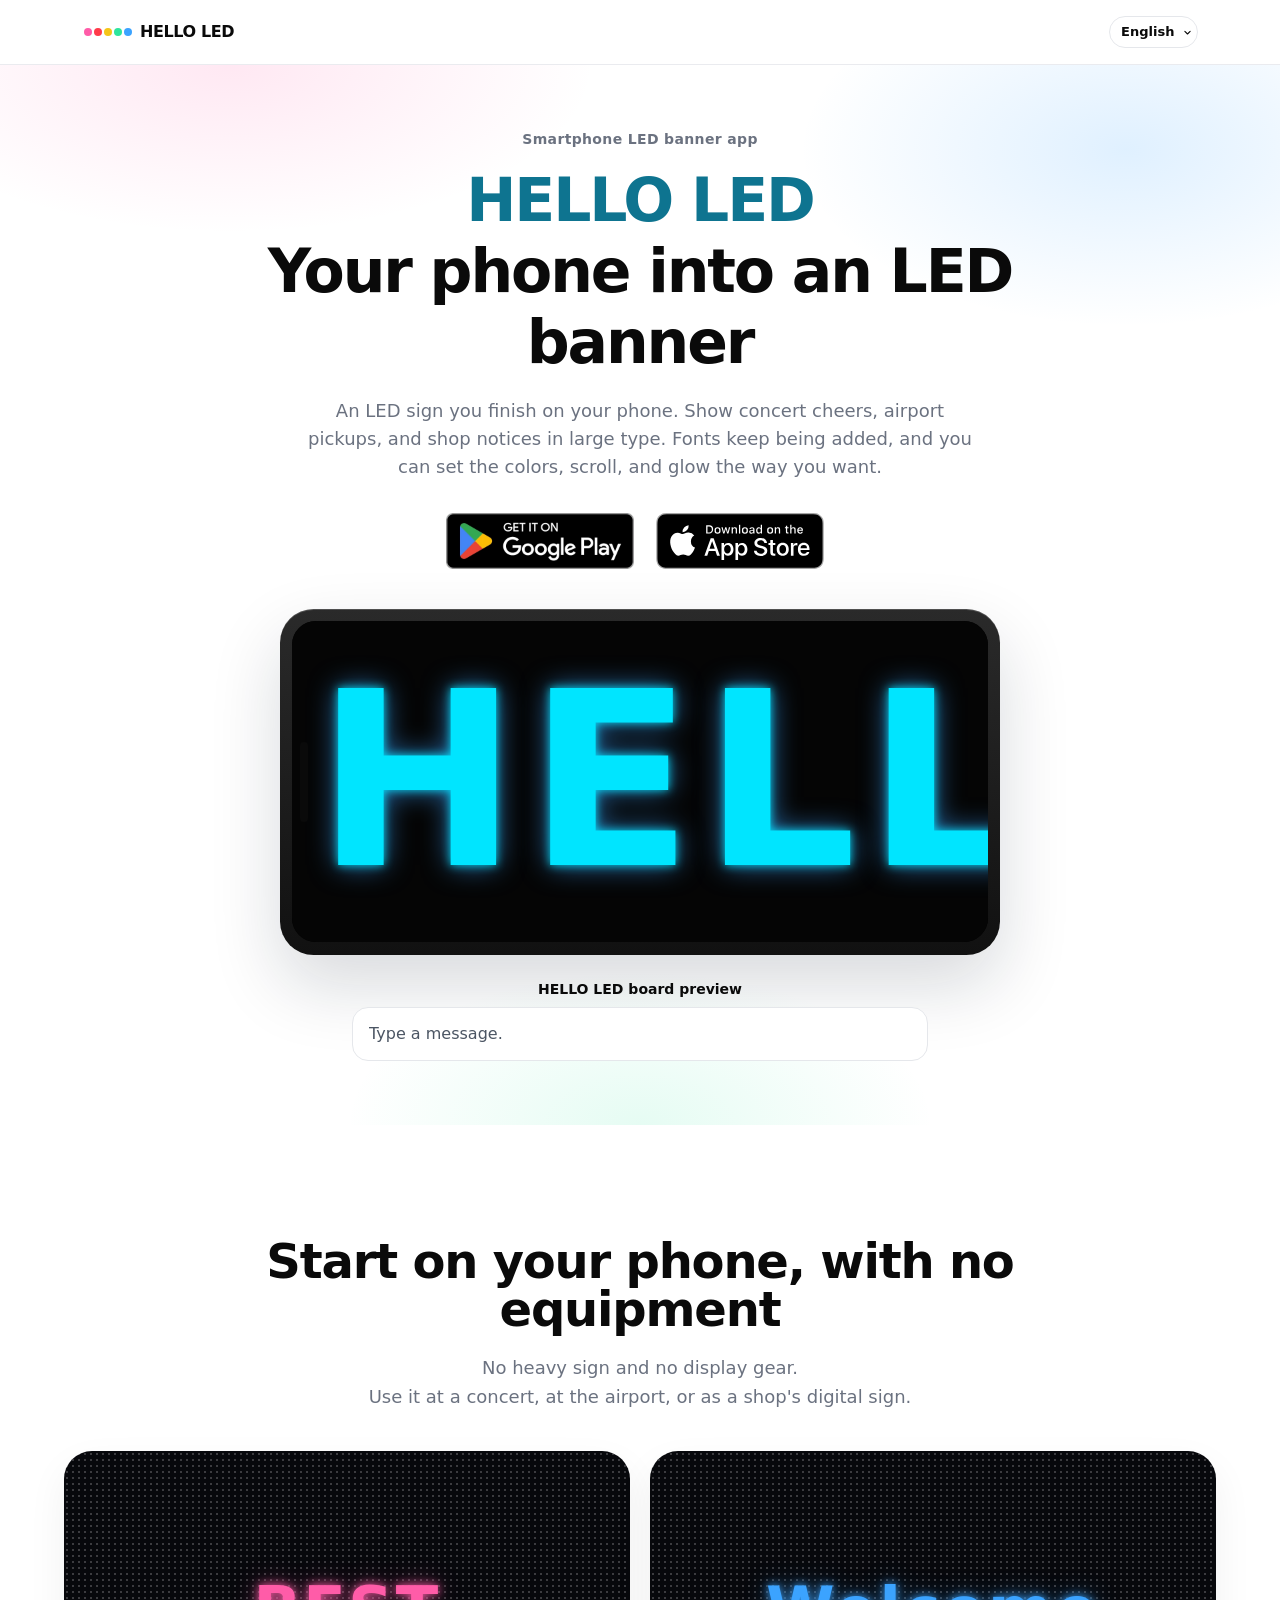
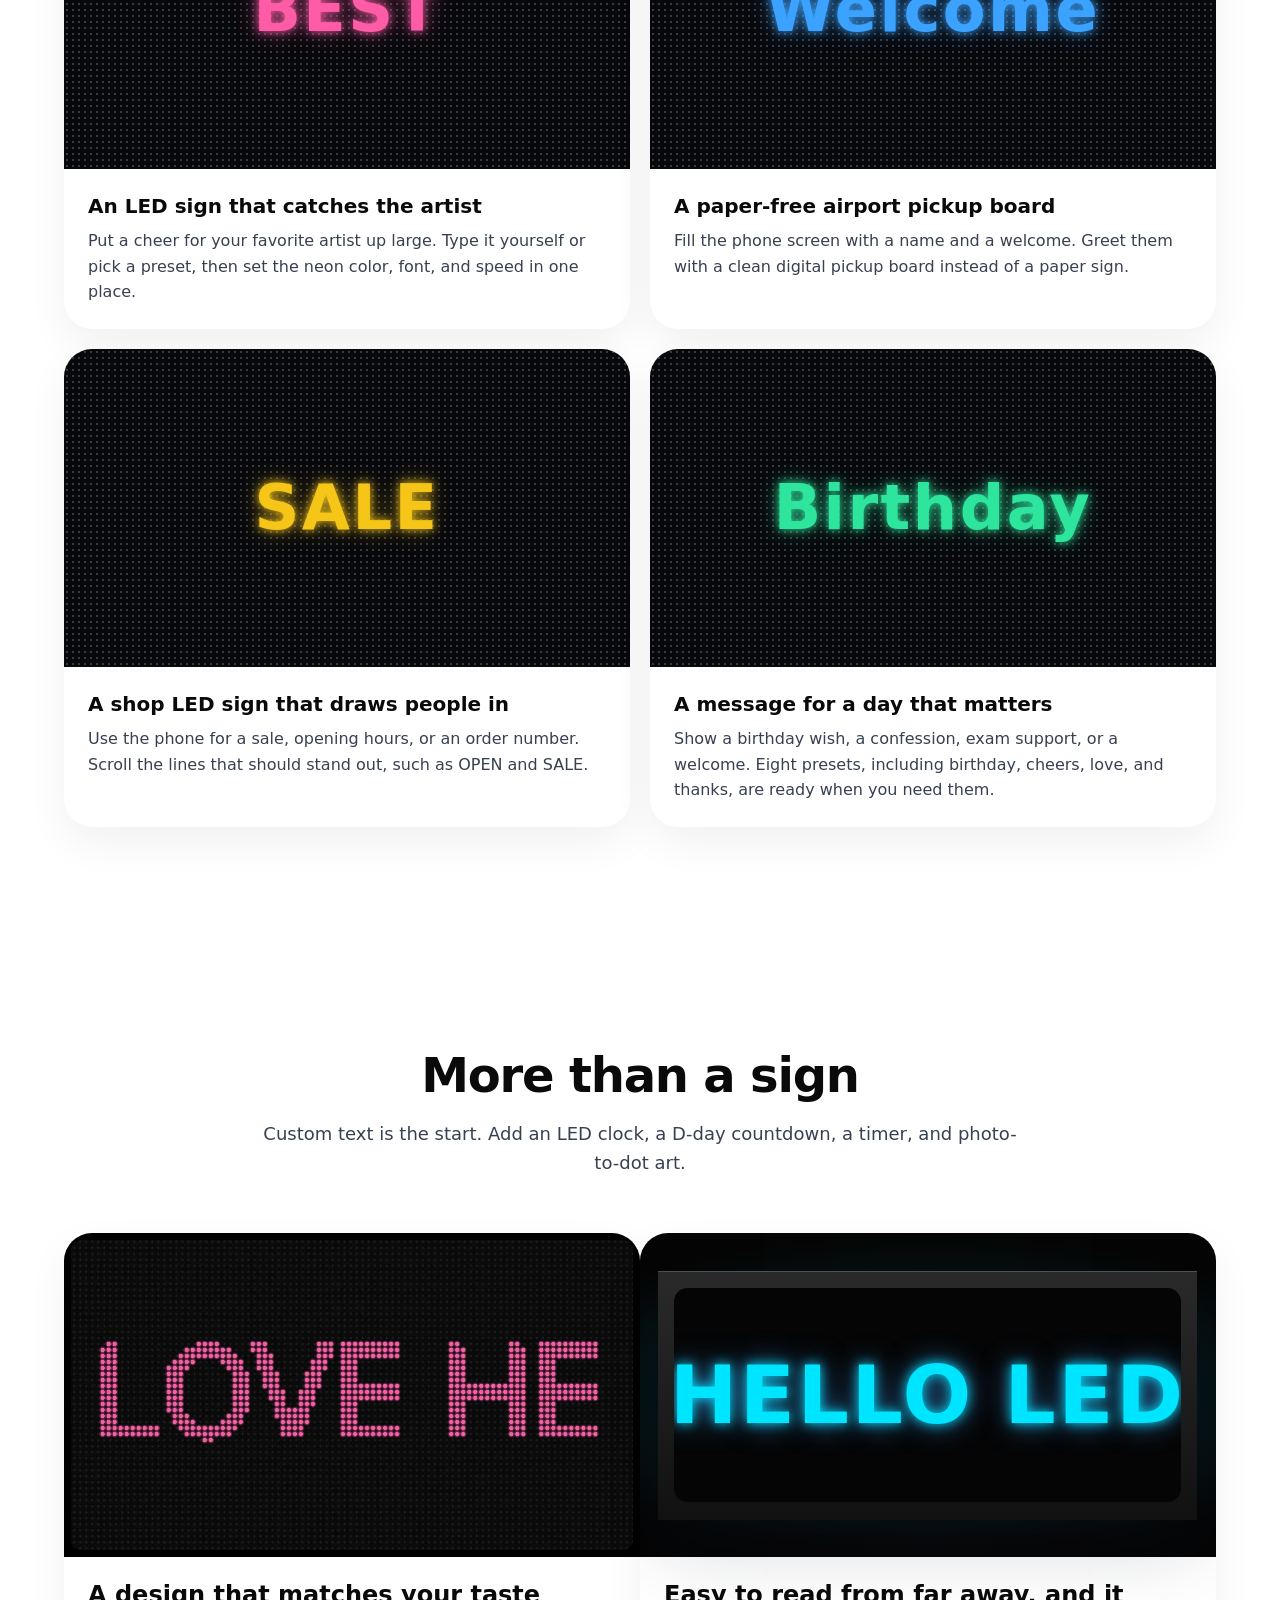
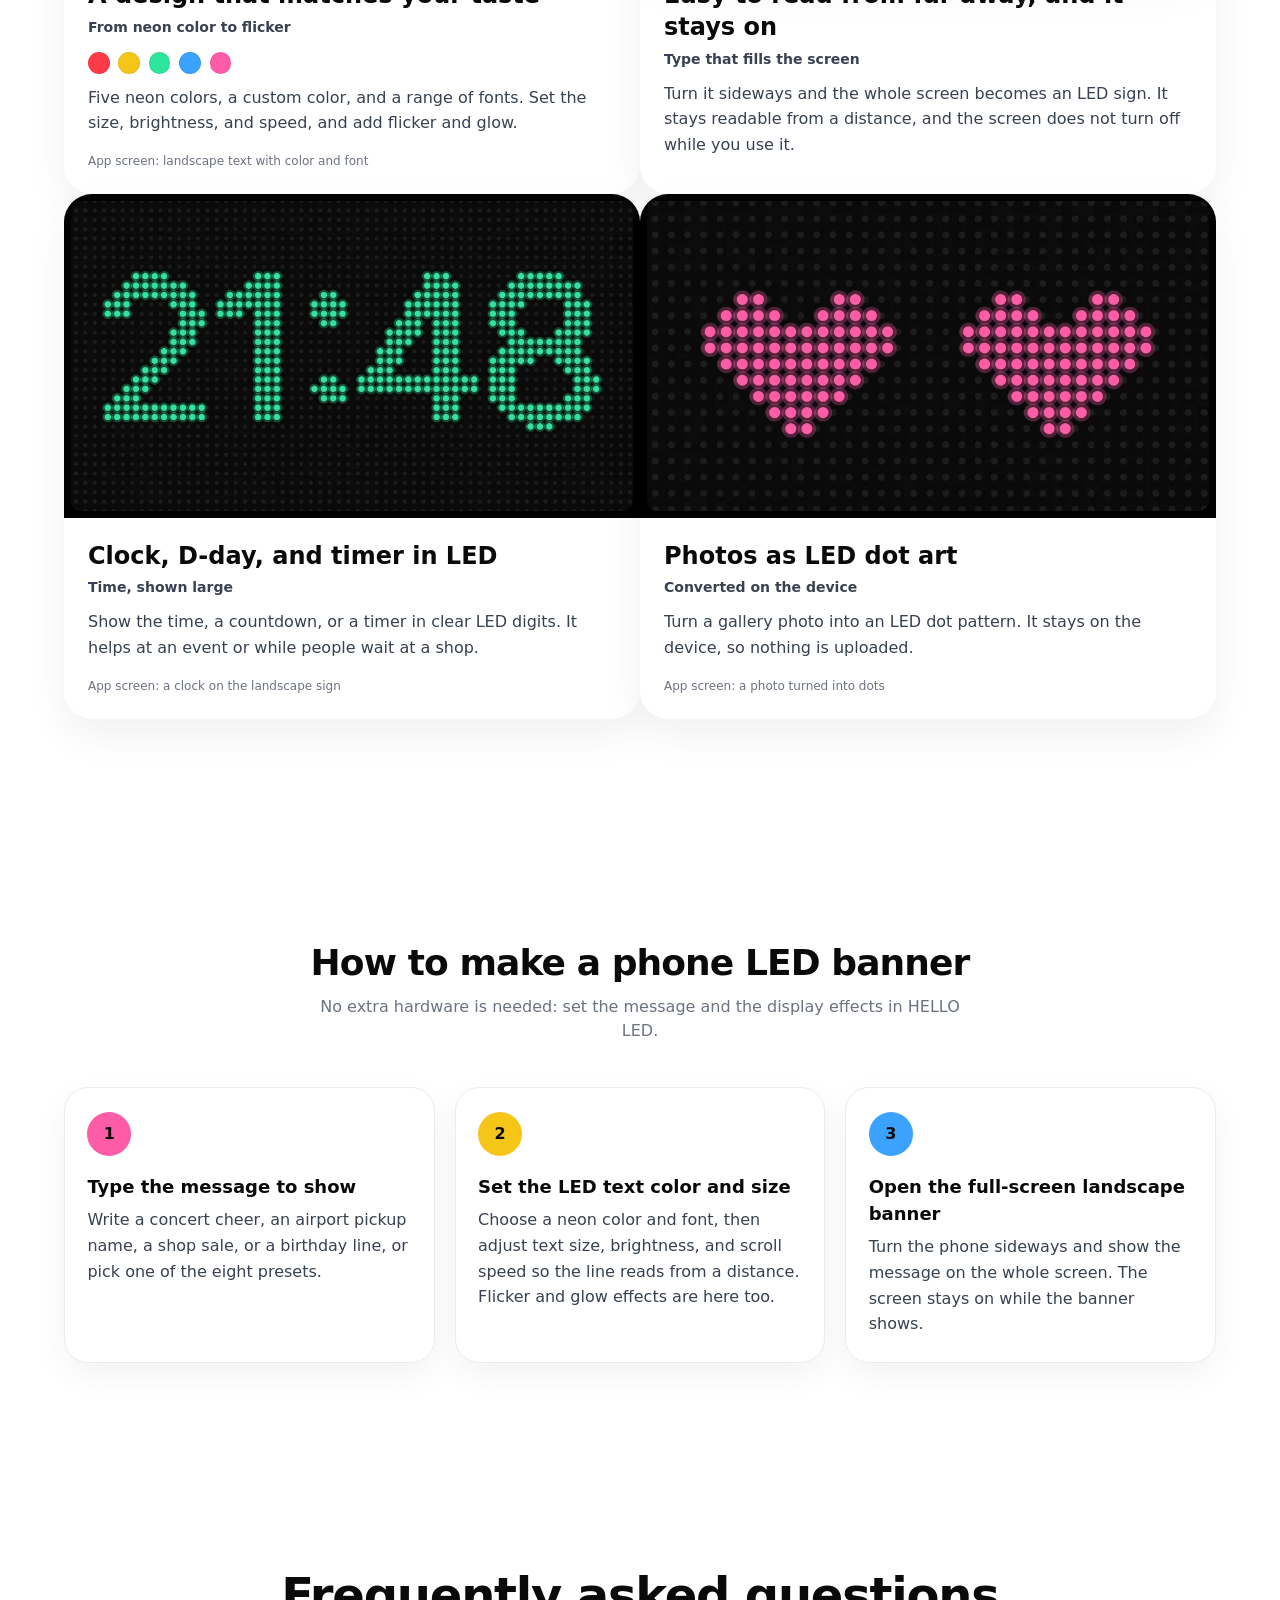
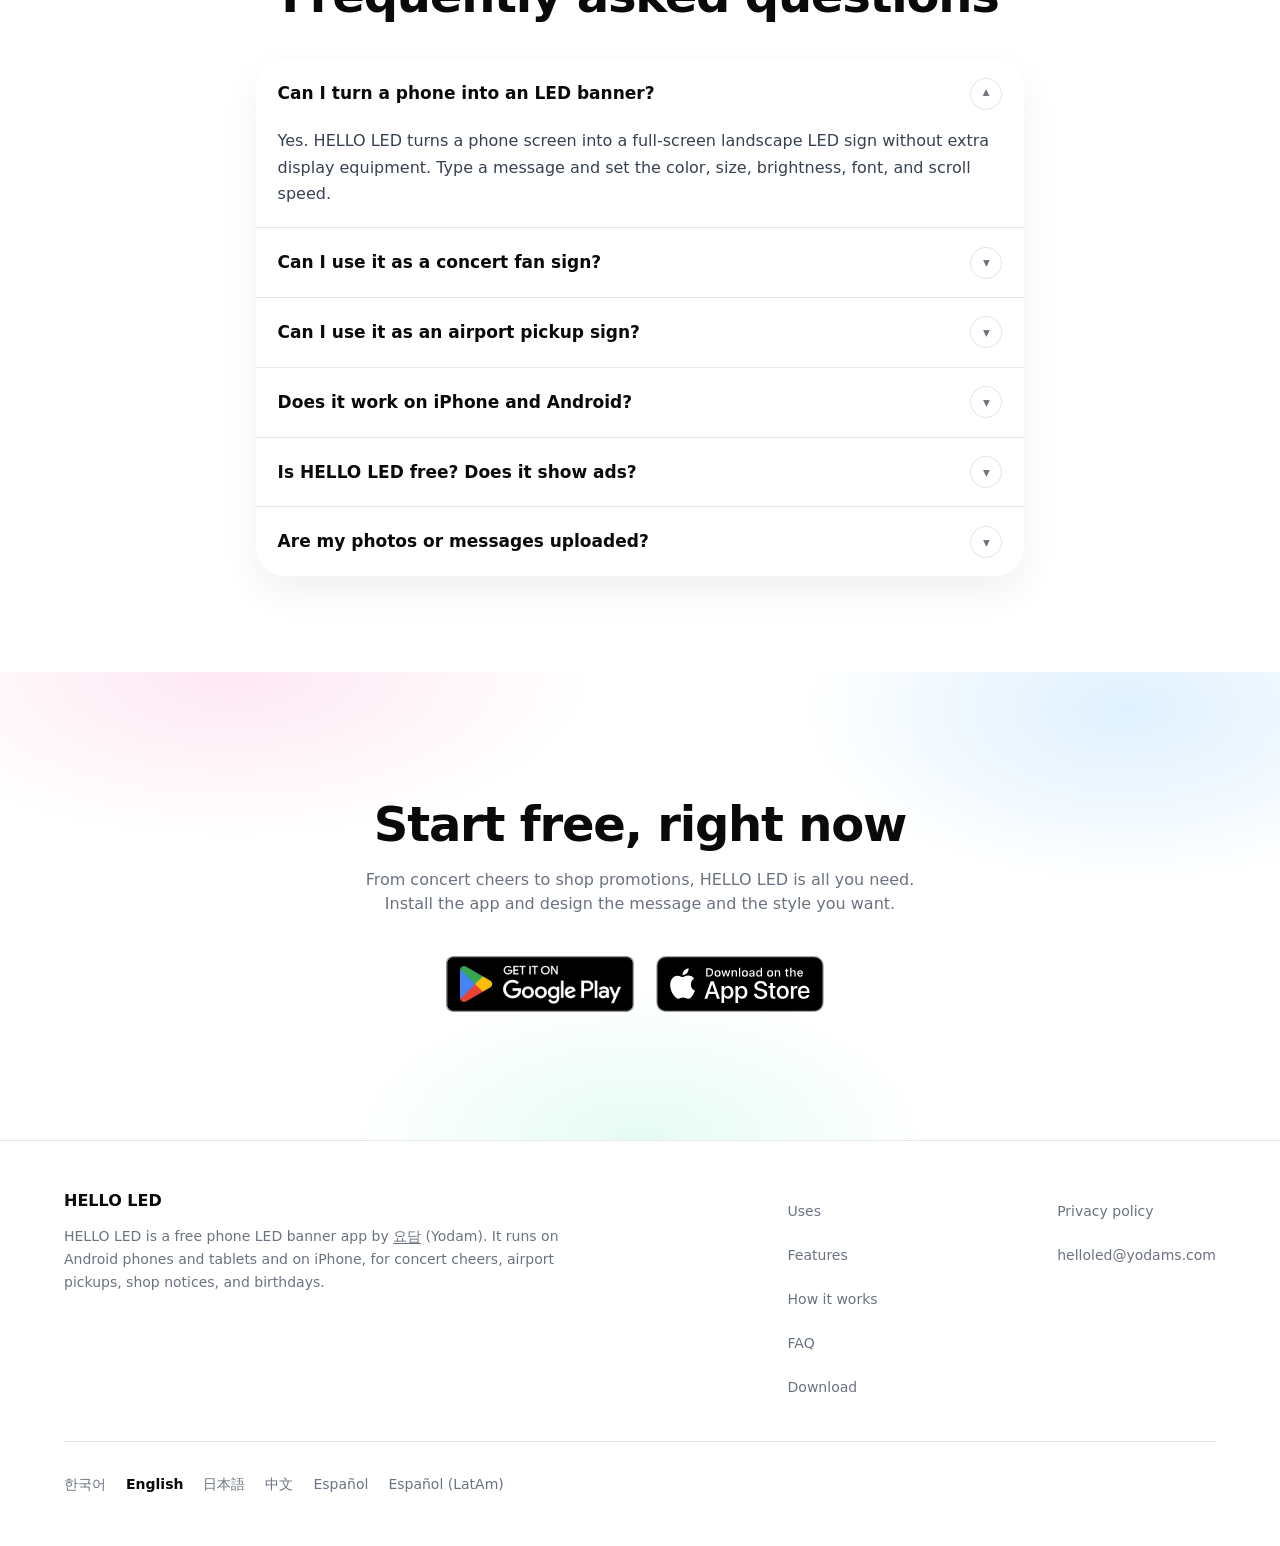
<file: en/index.html>
<!DOCTYPE html>
<html data-page-lang="en" lang="en">
<head>
  <meta charset="utf-8">
  <meta name="viewport" content="width=device-width, initial-scale=1">
  <meta name="theme-color" content="#ffffff">
  <meta name="referrer" content="strict-origin-when-cross-origin">
  <title>HELLO LED - Smartphone LED Banner</title>
  <meta name="description" content="Use your phone as a free LED banner. Show concert cheers, airport pickup messages, and shop notices large on a landscape full screen. Fonts, neon colors, scrolling text, a clock, and a timer are included.">
  <meta name="robots" content="index,follow,max-image-preview:large">
  <link rel="canonical" href="https://helloled.yodams.com/en/">
  <link rel="alternate" hreflang="ko-KR" href="https://helloled.yodams.com/">
  <link rel="alternate" hreflang="en" href="https://helloled.yodams.com/en/">
  <link rel="alternate" hreflang="ja" href="https://helloled.yodams.com/ja/">
  <link rel="alternate" hreflang="zh-CN" href="https://helloled.yodams.com/zh/">
  <link rel="alternate" hreflang="es-ES" href="https://helloled.yodams.com/es/">
  <link rel="alternate" hreflang="es" href="https://helloled.yodams.com/es/">
  <link rel="alternate" hreflang="es-419" href="https://helloled.yodams.com/es-419/">
  <link rel="alternate" hreflang="es-MX" href="https://helloled.yodams.com/es-419/">
  <link rel="alternate" hreflang="es-AR" href="https://helloled.yodams.com/es-419/">
  <link rel="alternate" hreflang="es-CO" href="https://helloled.yodams.com/es-419/">
  <link rel="alternate" hreflang="es-CL" href="https://helloled.yodams.com/es-419/">
  <link rel="alternate" hreflang="es-PE" href="https://helloled.yodams.com/es-419/">
  <link rel="alternate" hreflang="es-US" href="https://helloled.yodams.com/es-419/">
  <link rel="alternate" hreflang="es-VE" href="https://helloled.yodams.com/es-419/">
  <link rel="alternate" hreflang="es-EC" href="https://helloled.yodams.com/es-419/">
  <link rel="alternate" hreflang="es-GT" href="https://helloled.yodams.com/es-419/">
  <link rel="alternate" hreflang="es-BO" href="https://helloled.yodams.com/es-419/">
  <link rel="alternate" hreflang="es-DO" href="https://helloled.yodams.com/es-419/">
  <link rel="alternate" hreflang="es-HN" href="https://helloled.yodams.com/es-419/">
  <link rel="alternate" hreflang="es-PY" href="https://helloled.yodams.com/es-419/">
  <link rel="alternate" hreflang="es-SV" href="https://helloled.yodams.com/es-419/">
  <link rel="alternate" hreflang="es-NI" href="https://helloled.yodams.com/es-419/">
  <link rel="alternate" hreflang="es-CR" href="https://helloled.yodams.com/es-419/">
  <link rel="alternate" hreflang="es-PA" href="https://helloled.yodams.com/es-419/">
  <link rel="alternate" hreflang="es-UY" href="https://helloled.yodams.com/es-419/">
  <link rel="alternate" hreflang="es-PR" href="https://helloled.yodams.com/es-419/">
  <link rel="alternate" hreflang="es-CU" href="https://helloled.yodams.com/es-419/">
  <link rel="alternate" hreflang="x-default" href="https://helloled.yodams.com/">
  <link rel="icon" type="image/png" href="/favicon.png" sizes="256x256">
  <link rel="icon" type="image/png" href="/favicon-32.png" sizes="32x32">
  <link rel="apple-touch-icon" href="/apple-touch-icon.png">
  <link rel="alternate" type="text/plain" href="https://helloled.yodams.com/llms.txt" title="HELLO LED LLM Summary">
  <meta property="og:type" content="website">
  <meta property="og:locale" content="en_US">
  <meta property="og:locale:alternate" content="ko_KR">
  <meta property="og:locale:alternate" content="ja_JP">
  <meta property="og:locale:alternate" content="zh_CN">
  <meta property="og:locale:alternate" content="es_ES">
  <meta property="og:locale:alternate" content="es_MX">
  <meta property="og:site_name" content="HELLO LED">
  <meta property="og:title" content="HELLO LED - Smartphone LED Banner">
  <meta property="og:description" content="Use your phone as a free LED banner. Show concert cheers, airport pickup messages, and shop notices large on a landscape full screen. Fonts, neon colors, scrolling text, a clock, and a timer are included.">
  <meta property="og:url" content="https://helloled.yodams.com/en/">
  <meta property="og:image" content="https://helloled.yodams.com/og.png">
  <meta property="og:image:type" content="image/png">
  <meta property="og:image:width" content="1200">
  <meta property="og:image:height" content="630">
  <meta property="og:image:alt" content="HELLO LED app logo: five colored dots and the HELLO LED name inside a blue circle">
  <meta name="twitter:card" content="summary_large_image">
  <meta name="twitter:title" content="HELLO LED - Smartphone LED Banner">
  <meta name="twitter:description" content="Use your phone as a free LED banner. Show concert cheers, airport pickup messages, and shop notices large on a landscape full screen. Fonts, neon colors, scrolling text, a clock, and a timer are included.">
  <meta name="twitter:image" content="https://helloled.yodams.com/og.png">
  <meta name="twitter:image:alt" content="HELLO LED app logo: five colored dots and the HELLO LED name inside a blue circle">
  <link rel="dns-prefetch" href="https://play.google.com">
  <link rel="preconnect" href="https://play.google.com" crossorigin>
  <link rel="dns-prefetch" href="https://apps.apple.com">
  <link rel="preconnect" href="https://apps.apple.com" crossorigin>
  <link rel="preload" href="/styles.css" as="style">
  <link rel="stylesheet" href="/styles.css">
  <style>
    @keyframes marquee {
      0% { transform: translateX(0); }
      100% { transform: translateX(-50%); }
    }
    @keyframes led-blink {
      0%, 100% { opacity: 1; }
      50% { opacity: 0.72; }
    }
    @keyframes phone-tilt {
      0%, 100% { transform: rotate(-3deg); }
      50% { transform: rotate(3deg); }
    }
    html { scroll-behavior: smooth; }
    #features, #uses, #how, #qa, #download { scroll-margin-top: 3rem; }
    #main { scroll-margin-top: 6.5rem; }
    #main:focus { outline: none; }
    #features .max-w-3xl > p,
    #how li > p { color: #374151; }
    #qa summary h3 { margin: 0; min-width: 0; font-size: 1.0625rem; font-weight: 700; line-height: 1.45; }
    #qa .faq-list p { color: #374151; }
    #qa a:focus-visible { outline: 2px solid #374151; outline-offset: 2px; }
    #led-input::placeholder { color: #4b5563; opacity: 1; }
    [data-i18n-html="publisherLine"] a { text-decoration: underline; text-underline-offset: 0.15em; }
    [data-i18n-html="publisherLine"] a:focus-visible { outline: 2px solid #374151; outline-offset: 2px; }
    body {
      background: #fff;
      color: #0a0a0a;
      font-family: system-ui, "Segoe UI", Roboto, "Helvetica Neue", Arial, sans-serif;
    }
    .neon-word { color: #0e7490; }
    .js .reveal {
      transform: translateY(12px);
      transition: transform 0.65s ease;
    }
    .js .reveal.is-visible {
      transform: translateY(0);
    }
    .hero-wash {
      background:
        radial-gradient(520px 240px at 18% 0%, rgba(255, 92, 168, 0.14), transparent 70%),
        radial-gradient(480px 260px at 88% 8%, rgba(59, 163, 255, 0.16), transparent 68%),
        radial-gradient(420px 220px at 50% 100%, rgba(46, 229, 157, 0.12), transparent 70%);
    }
    .device {
      background: linear-gradient(180deg, #2a2a2a, #111);
      box-shadow:
        0 30px 70px rgba(15, 23, 42, 0.16),
        inset 0 1px 0 rgba(255, 255, 255, 0.18);
    }
    .lang-switch { position: relative; display: inline-flex; }
    #lang {
      appearance: none;
      -webkit-appearance: none;
      box-sizing: border-box;
      position: absolute;
      inset: 0;
      width: 100%;
      height: 100%;
      min-height: 0;
      color: transparent;
      font-size: 0.8125rem;
      padding: 0 1.35rem 0 0.75rem;
      background-image: url("data:image/svg+xml,%3Csvg xmlns='http://www.w3.org/2000/svg' width='12' height='12' viewBox='0 0 12 12'%3E%3Cpath d='M2.5 4.5 6 8l3.5-3.5' fill='none' stroke='%230a0a0a' stroke-width='1.5' stroke-linecap='round' stroke-linejoin='round'/%3E%3C/svg%3E");
      background-repeat: no-repeat;
      background-position: right 0.35rem center;
      background-size: 0.55rem;
    }
    #lang option { color: #0a0a0a; }
    .lang-switch-label {
      position: relative;
      display: flex;
      align-items: center;
      justify-content: center;
      pointer-events: none;
      white-space: nowrap;
      height: 32px;
      padding: 0 1.35rem 0 0.75rem;
      font-size: 0.8125rem;
      font-weight: 600;
    }
    .marquee-track {
      display: flex;
      width: max-content;
      animation: marquee 12s linear infinite;
    }
    .led-screen { container-type: size; }
    .led-text {
      font-size: 75.25cqh;
      line-height: 1;
      font-weight: 800;
      letter-spacing: 0.04em;
      white-space: nowrap;
      color: #00E5FF;
      text-shadow: 0 0 10px rgba(0, 229, 255, 0.9), 0 0 28px rgba(59, 163, 255, 0.7);
      animation: led-blink 2.4s ease-in-out infinite;
    }
    details summary { list-style: none; }
    details summary::-webkit-details-marker { display: none; }
    details[open] .faq-chevron { transform: rotate(180deg); }
    .store-badge {
      display: block;
      width: 11.75rem;
      height: 3.5rem;
      object-fit: contain;
      object-position: center;
    }
    .feature-card {
      display: flex;
      flex-direction: column;
      overflow: hidden;
      border-radius: 1.75rem;
      background: #fff;
      box-shadow: 0 16px 40px rgba(15, 23, 42, 0.06);
    }
    .feature-card figure { margin: 0; }
    .feature-card img { display: block; width: 100%; height: auto; }
    .feature-copy {
      display: flex;
      flex: 1;
      flex-direction: column;
      padding: 1.35rem 1.5rem 1.5rem;
    }
    .feature-kicker { margin-top: 0.35rem; font-size: 0.875rem; font-weight: 600; color: #374151; }
    .feature-body { margin-top: 0.7rem; color: #374151; line-height: 1.6; }
    .feature-note { margin-top: auto; padding-top: 1rem; font-size: 0.75rem; color: #6b7280; }
    .swatches { display: flex; gap: 0.55rem; margin-top: 0.9rem; }
    .swatches span { width: 1.35rem; height: 1.35rem; border-radius: 999px; box-shadow: inset 0 0 0 1px rgba(0, 0, 0, 0.06); }
    .phone-stage {
      display: flex;
      align-items: center;
      justify-content: center;
      margin: 0;
      padding: 1.35rem 1.15rem;
      background:
        radial-gradient(120% 80% at 50% 50%, rgba(0, 229, 255, 0.16), transparent 62%),
        #050505;
      aspect-ratio: 16 / 9;
    }
    .phone-tilt {
      position: relative;
      width: 100%;
      container-type: size;
      aspect-ratio: 19.5 / 9;
      animation: phone-tilt 5s ease-in-out infinite;
    }
    .phone-screen {
      position: absolute;
      inset: 7% 3%;
      border-radius: 0.85rem;
      background: #050505;
      display: flex;
      align-items: center;
      justify-content: center;
      overflow: hidden;
      color: #00E5FF;
      font-weight: 800;
      letter-spacing: 0.03em;
      line-height: 1;
      white-space: nowrap;
      font-size: clamp(2.75rem, 15cqw, 5.75rem);
      text-shadow: 0 0 12px rgba(0, 229, 255, 0.95), 0 0 28px rgba(59, 163, 255, 0.7);
    }
    .how-list {
      display: grid;
      gap: 1rem;
      margin: 2.75rem 0 0;
      padding: 0;
      list-style: none;
    }
    .use-grid {
      display: grid;
      gap: 1rem;
      margin: 2.5rem 0 0;
    }
    .use-grid h3 { margin: 0; font-size: 1.125rem; font-weight: 700; color: #0a0a0a; }
    .use-grid p { margin: 0.45rem 0 0; color: #374151; line-height: 1.6; }
    @media (min-width: 640px) {
      .use-grid { grid-template-columns: repeat(2, minmax(0, 1fr)); gap: 1.25rem; }
      .use-grid h3 { font-size: 1.25rem; }
    }
    .how-step {
      position: relative;
      border: 1px solid #ececec;
      border-radius: 1.5rem;
      background: #fff;
      padding: 1.5rem 1.4rem 1.6rem;
      box-shadow: 0 12px 32px rgba(15, 23, 42, 0.05);
    }
    .how-index {
      position: relative;
      z-index: 1;
      display: flex;
      width: 2.75rem;
      height: 2.75rem;
      align-items: center;
      justify-content: center;
      border-radius: 999px;
      font-weight: 800;
      color: #0a0a0a;
    }
    .how-step h3 { margin: 1.1rem 0 0; font-size: 1.125rem; font-weight: 700; color: #0a0a0a; }
    .how-step p { margin: 0.45rem 0 0; color: #6b7280; line-height: 1.6; }
    .faq-list {
      margin-top: 2.5rem;
      overflow: hidden;
      border-radius: 1.75rem;
      background: #fff;
      box-shadow: 0 16px 40px rgba(15, 23, 42, 0.06);
    }
    .faq-list details + details { border-top: 1px solid #e5e7eb; }
    .faq-list summary { padding: 1.15rem 1.35rem; }
    .faq-list details[open] summary { background: transparent; }
    .faq-list p { margin: 0; padding: 0 1.35rem 1.25rem; line-height: 1.65; }
    .faq-chevron {
      display: inline-flex;
      width: 2rem;
      height: 2rem;
      align-items: center;
      justify-content: center;
      border-radius: 999px;
      background: transparent;
      box-shadow: inset 0 0 0 1px #e5e7eb;
      font-size: 0.85rem;
    }
    @media (min-width: 768px) {
      .how-list { grid-template-columns: repeat(3, 1fr); gap: 1.25rem; }
    }
    @media (prefers-reduced-motion: reduce) {
      html { scroll-behavior: auto; }
      .js .reveal { opacity: 1; transform: none; transition: none; }
      .marquee-track, .led-text { animation: none !important; }
      .phone-tilt { animation: none !important; transform: none; }
    }
  </style>
  <script type="application/ld+json">
{
  "@context": "https://schema.org",
  "@graph": [
    {
      "@type": "Organization",
      "@id": "https://helloled.yodams.com/#organization",
      "name": "HELLO LED",
      "legalName": "요담",
      "alternateName": "Yodam",
      "url": "https://helloled.yodams.com/",
      "email": "helloled@yodams.com",
      "logo": {
        "@type": "ImageObject",
        "url": "https://helloled.yodams.com/favicon.png",
        "width": 256,
        "height": 256
      },
      "description": "HELLO LED is a free smartphone LED banner app developed by Yodam (요담). It turns an Android phone, Android tablet, or iPhone screen into a full-screen landscape LED scrolling sign for concert fan signs, airport pickups, shop promotions, and birthday messages. It offers five preset neon colors plus a custom color, 11 fonts, adjustable text size, brightness and scroll speed, and flicker and glow effects, and it shows the current time, a D-Day countdown and a timer in LED digits. Gallery photos are converted to LED dot images on the device, favorites can hold up to 8 messages played in sequence, and messages can be matched between HELLO LED devices on the same Wi-Fi. Photo conversion and message matching use no external server. A saved message can be shown in the Android home screen widget, which is Android only. The website displays version 1.0.4.",
      "sameAs": [
        "https://play.google.com/store/apps/details?id=com.yodam.helloled",
        "https://apps.apple.com/app/id6816627023",
        "https://yodams.com/",
        "https://github.com/leeyodam/helloled"
      ],
      "contactPoint": {
        "@type": "ContactPoint",
        "contactType": "customer support",
        "email": "helloled@yodams.com",
        "availableLanguage": [
          "ko",
          "en",
          "ja",
          "zh-Hans",
          "es",
          "es-419"
        ]
      }
    },
    {
      "@type": "Service",
      "@id": "https://helloled.yodams.com/#service",
      "name": "HELLO LED",
      "serviceType": "Mobile LED board app",
      "description": "HELLO LED is a free smartphone LED banner app developed by Yodam (요담). It turns an Android phone, Android tablet, or iPhone screen into a full-screen landscape LED scrolling sign for concert fan signs, airport pickups, shop promotions, and birthday messages. It offers five preset neon colors plus a custom color, 11 fonts, adjustable text size, brightness and scroll speed, and flicker and glow effects, and it shows the current time, a D-Day countdown and a timer in LED digits. Gallery photos are converted to LED dot images on the device, favorites can hold up to 8 messages played in sequence, and messages can be matched between HELLO LED devices on the same Wi-Fi. Photo conversion and message matching use no external server. A saved message can be shown in the Android home screen widget, which is Android only. The website displays version 1.0.4.",
      "url": "https://helloled.yodams.com/en/",
      "provider": {
        "@id": "https://helloled.yodams.com/#organization"
      },
      "isRelatedTo": {
        "@id": "https://helloled.yodams.com/#app"
      },
      "areaServed": "Worldwide",
      "availableChannel": [
        {
          "@type": "ServiceChannel",
          "serviceUrl": "https://play.google.com/store/apps/details?id=com.yodam.helloled",
          "availableLanguage": [
            "ko",
            "en",
            "ja",
            "zh-Hans",
            "es",
            "es-419"
          ]
        },
        {
          "@type": "ServiceChannel",
          "serviceUrl": "https://apps.apple.com/app/id6816627023",
          "availableLanguage": [
            "ko",
            "en",
            "ja",
            "zh-Hans",
            "es",
            "es-419"
          ]
        }
      ],
      "offers": [
        {
          "@type": "Offer",
          "price": "0",
          "priceCurrency": "KRW",
          "availability": "https://schema.org/InStock",
          "url": "https://play.google.com/store/apps/details?id=com.yodam.helloled"
        },
        {
          "@type": "Offer",
          "price": "0",
          "priceCurrency": "KRW",
          "availability": "https://schema.org/InStock",
          "url": "https://apps.apple.com/app/id6816627023"
        }
      ]
    },
    {
      "@type": "WebSite",
      "@id": "https://helloled.yodams.com/#website",
      "url": "https://helloled.yodams.com/",
      "name": "HELLO LED",
      "alternateName": "헬로 LED",
      "description": "Official HELLO LED site. Install the free phone LED banner app from Google Play or the App Store.",
      "inLanguage": "en",
      "publisher": {
        "@id": "https://helloled.yodams.com/#organization"
      },
      "potentialAction": [
        {
          "@type": "DownloadAction",
          "name": "Download HELLO LED",
          "target": {
            "@type": "EntryPoint",
            "urlTemplate": "https://play.google.com/store/apps/details?id=com.yodam.helloled",
            "actionPlatform": [
              "https://schema.org/AndroidPlatform"
            ]
          }
        },
        {
          "@type": "DownloadAction",
          "name": "Download HELLO LED",
          "target": {
            "@type": "EntryPoint",
            "urlTemplate": "https://apps.apple.com/app/id6816627023",
            "actionPlatform": [
              "https://schema.org/IOSPlatform"
            ]
          }
        }
      ]
    },
    {
      "@type": "WebPage",
      "@id": "https://helloled.yodams.com/en/#webpage",
      "url": "https://helloled.yodams.com/en/",
      "name": "HELLO LED - Smartphone LED Banner",
      "description": "Use your phone as a free LED banner. Show concert cheers, airport pickup messages, and shop notices large on a landscape full screen. Fonts, neon colors, scrolling text, a clock, and a timer are included.",
      "inLanguage": "en",
      "isPartOf": {
        "@id": "https://helloled.yodams.com/#website"
      },
      "about": [
        {
          "@id": "https://helloled.yodams.com/#app"
        },
        {
          "@id": "https://helloled.yodams.com/#service"
        }
      ],
      "mainEntity": {
        "@id": "https://helloled.yodams.com/#app"
      },
      "hasPart": [
        {
          "@id": "https://helloled.yodams.com/en/#howto"
        },
        {
          "@id": "https://helloled.yodams.com/en/#faq"
        }
      ],
      "datePublished": "2026-09-21",
      "dateModified": "2026-11-04",
      "primaryImageOfPage": {
        "@type": "ImageObject",
        "url": "https://helloled.yodams.com/og.png",
        "width": 1200,
        "height": 630,
        "caption": "HELLO LED logo, with the name on a blue circle"
      },
      "image": [
        {
          "@type": "ImageObject",
          "url": "https://helloled.yodams.com/screens/led-marquee.png",
          "width": 960,
          "height": 540,
          "caption": "HELLO LED app screen showing a pink neon cheer message"
        },
        {
          "@type": "ImageObject",
          "url": "https://helloled.yodams.com/screens/led-clock.png",
          "width": 960,
          "height": 540,
          "caption": "HELLO LED screen: landscape clock showing 21:48"
        },
        {
          "@type": "ImageObject",
          "url": "https://helloled.yodams.com/screens/led-dots.png",
          "width": 960,
          "height": 540,
          "caption": "HELLO LED screen: two pink hearts made of dots"
        }
      ]
    },
    {
      "@type": [
        "SoftwareApplication",
        "MobileApplication"
      ],
      "@id": "https://helloled.yodams.com/#app",
      "name": "HELLO LED",
      "alternateName": "헬로 LED",
      "applicationCategory": "UtilitiesApplication",
      "operatingSystem": "Android, iOS",
      "softwareVersion": "1.0.4",
      "isAccessibleForFree": true,
      "inLanguage": [
        "ko",
        "en",
        "ja",
        "zh-Hans",
        "es",
        "es-419"
      ],
      "description": "Use your phone as a free LED banner. Show concert cheers, airport pickup messages, and shop notices large on a landscape full screen. Fonts, neon colors, scrolling text, a clock, and a timer are included.",
      "featureList": [
        "Five preset neon colors (red, yellow, green, blue, pink) plus a custom color, text size, brightness, scroll speed, flicker and glow effects, and 11 fonts",
        "Landscape-only full-screen LED banner that keeps the screen on",
        "Current time, D-Day countdown, and timer",
        "Gallery photo to LED dots on the device, with no server upload",
        "8 preset phrase sets: cheers, birthdays, airport pickups, shops, love notes, exam support, welcomes, thanks",
        "Favorites and playback of up to 8 messages in order",
        "Message sync with HELLO LED on the same Wi-Fi, no server",
        "Saved message in the Android home screen widget. Android only"
      ],
      "url": "https://play.google.com/store/apps/details?id=com.yodam.helloled",
      "downloadUrl": "https://play.google.com/store/apps/details?id=com.yodam.helloled",
      "installUrl": "https://apps.apple.com/app/id6816627023",
      "sameAs": [
        "https://play.google.com/store/apps/details?id=com.yodam.helloled",
        "https://apps.apple.com/app/id6816627023"
      ],
      "screenshot": [
        "https://helloled.yodams.com/screens/led-marquee.png",
        "https://helloled.yodams.com/screens/led-clock.png",
        "https://helloled.yodams.com/screens/led-dots.png"
      ],
      "offers": [
        {
          "@type": "Offer",
          "price": "0",
          "priceCurrency": "KRW",
          "availability": "https://schema.org/InStock",
          "url": "https://play.google.com/store/apps/details?id=com.yodam.helloled"
        },
        {
          "@type": "Offer",
          "price": "0",
          "priceCurrency": "KRW",
          "availability": "https://schema.org/InStock",
          "url": "https://apps.apple.com/app/id6816627023"
        }
      ],
      "author": {
        "@id": "https://helloled.yodams.com/#organization"
      },
      "publisher": {
        "@id": "https://helloled.yodams.com/#organization"
      }
    },
    {
      "@type": "HowTo",
      "@id": "https://helloled.yodams.com/en/#howto",
      "name": "How to make a phone LED banner",
      "description": "No extra hardware is needed: set the message and the display effects in HELLO LED.",
      "inLanguage": "en",
      "totalTime": "PT1M",
      "step": [
        {
          "@type": "HowToStep",
          "position": 1,
          "name": "Type the message to show",
          "text": "Write a concert cheer, an airport pickup name, a shop sale, or a birthday line, or pick one of the eight presets."
        },
        {
          "@type": "HowToStep",
          "position": 2,
          "name": "Set the LED text color and size",
          "text": "Choose a neon color and font, then adjust text size, brightness, and scroll speed so the line reads from a distance. Flicker and glow effects are here too."
        },
        {
          "@type": "HowToStep",
          "position": 3,
          "name": "Open the full-screen landscape banner",
          "text": "Turn the phone sideways and show the message on the whole screen. The screen stays on while the banner shows."
        }
      ]
    },
    {
      "@type": "FAQPage",
      "@id": "https://helloled.yodams.com/en/#faq",
      "url": "https://helloled.yodams.com/en/#qa",
      "inLanguage": "en",
      "isPartOf": {
        "@id": "https://helloled.yodams.com/en/#webpage"
      },
      "mainEntity": [
        {
          "@type": "Question",
          "name": "Can I turn a phone into an LED banner?",
          "acceptedAnswer": {
            "@type": "Answer",
            "text": "Yes. HELLO LED turns a phone screen into a full-screen landscape LED sign without extra display equipment. Type a message and set the color, size, brightness, font, and scroll speed."
          }
        },
        {
          "@type": "Question",
          "name": "Can I use it as a concert fan sign?",
          "acceptedAnswer": {
            "@type": "Answer",
            "text": "Yes. Type the cheer you want to send an artist, or pick a preset, then set the neon color, font, and scroll speed so the sign reads in a dark venue."
          }
        },
        {
          "@type": "Question",
          "name": "Can I use it as an airport pickup sign?",
          "acceptedAnswer": {
            "@type": "Answer",
            "text": "Yes. Type the name or a welcome line and show it large on the phone. It works as a digital pickup sign at arrivals."
          }
        },
        {
          "@type": "Question",
          "name": "Does it work on iPhone and Android?",
          "acceptedAnswer": {
            "@type": "Answer",
            "text": "Yes. It runs on Android phones and tablets and on iPhone. Install it from Google Play or the App Store."
          }
        },
        {
          "@type": "Question",
          "name": "Is HELLO LED free? Does it show ads?",
          "acceptedAnswer": {
            "@type": "Answer",
            "text": "Yes, HELLO LED is free to install. A banner ad may appear on the editor screen, and an interstitial ad may appear before opening the full-screen LED sign. The full-screen sign that shows your LED message has no banner ad."
          }
        },
        {
          "@type": "Question",
          "name": "Are my photos or messages uploaded?",
          "acceptedAnswer": {
            "@type": "Answer",
            "text": "No. Photo-to-dot conversion runs on the device, and messages and settings stay on the phone. Matching messages between HELLO LED devices on the same Wi-Fi also uses no external server."
          }
        }
      ]
    }
  ]
}
  </script>
</head>
<body class="bg-white text-ink antialiased">
  <script>document.documentElement.classList.add('js');</script>
  <a href="#main" class="sr-only focus:not-sr-only focus:absolute focus:left-4 focus:top-4 focus:z-[60] focus:rounded-full focus:bg-ink focus:px-4 focus:py-2 focus:text-white" data-i18n="skip">Skip to content</a>

  <header class="sticky top-0 z-50 border-b border-line/80 bg-white/80 backdrop-blur-md">
    <nav class="mx-auto flex max-w-6xl items-center justify-between gap-3 px-5 py-2.5" aria-label="Primary" data-i18n-aria="navLabel">
      <a href="/en/" class="inline-flex min-h-11 shrink-0 items-center gap-2 whitespace-nowrap font-extrabold tracking-tight focus-visible:outline focus-visible:outline-2 focus-visible:outline-offset-2 focus-visible:outline-gray-700" data-home-link>
        <span class="flex gap-0.5" aria-hidden="true">
          <span class="h-2 w-2 rounded-full bg-neonPink"></span>
          <span class="h-2 w-2 rounded-full bg-neonRed"></span>
          <span class="h-2 w-2 rounded-full bg-neonYellow"></span>
          <span class="h-2 w-2 rounded-full bg-neonGreen"></span>
          <span class="h-2 w-2 rounded-full bg-neonBlue"></span>
        </span>
        <span lang="en" aria-hidden="true">HELLO LED</span>
        <span class="sr-only" data-i18n-html="homeLabel"><b lang="en">HELLO LED</b> home</span>
      </a>
      <div class="flex items-center gap-2">
        <label class="sr-only" for="lang" data-i18n="langLabel">Language</label>
        <div class="lang-switch">
          <select id="lang" class="rounded-full border border-line bg-white font-semibold text-ink focus-visible:outline focus-visible:outline-2 focus-visible:outline-offset-2 focus-visible:outline-gray-700" aria-label="Language" data-i18n-aria="langLabel">
            <option value="ko" lang="ko">한국어</option>
            <option value="en" selected lang="en">English</option>
            <option value="ja" lang="ja">日本語</option>
            <option value="zh" lang="zh-Hans">中文</option>
            <option value="es" lang="es">Español</option>
            <option value="es_419" lang="es-419">Español (LatAm)</option>
          </select>
          <span class="lang-switch-label" aria-hidden="true">English</span>
        </div>
      </div>
    </nav>
  </header>

  <main id="main" tabindex="-1">
    <section class="hero-wash relative overflow-hidden px-5 pb-12 pt-12 sm:pb-16 sm:pt-16">
      <div class="relative mx-auto max-w-3xl text-center">
        <p class="mb-4 text-sm font-semibold tracking-wide text-muted" data-i18n="kicker">Smartphone LED banner app</p>
        <h1 class="text-[clamp(2.15rem,5.4vw,3.75rem)] font-extrabold leading-[1.18] tracking-[-0.035em]">
          <span class="neon-word" lang="en" data-i18n="heroAccent">HELLO LED</span><br>
          <span data-i18n="heroLine1">Your phone into an LED banner</span>
        </h1>
        <p class="mx-auto mt-5 max-w-2xl text-base leading-relaxed text-muted sm:text-lg" data-i18n="heroBody">An LED sign you finish on your phone. Show concert cheers, airport pickups, and shop notices in large type. Fonts keep being added, and you can set the colors, scroll, and glow the way you want.</p>
        <div class="mx-auto mt-8 flex max-w-xl flex-wrap items-center justify-center gap-3" id="download-hero">
            <a class="inline-flex focus-visible:outline focus-visible:outline-2 focus-visible:outline-offset-2 focus-visible:outline-gray-700" href="https://play.google.com/store/apps/details?id=com.yodam.helloled" target="_blank" rel="noopener noreferrer" aria-label="Get it on Google Play, new tab" data-i18n-aria="playAlt">
              <picture>
                <source type="image/webp" srcset="/badges/play-en.webp">
                <img
                  data-badge="play"
                  data-i18n-alt="playAlt"
                  src="/badges/play-en.png"
                  width="215"
                  height="64"
                  decoding="async"
                  fetchpriority="high"
                  class="store-badge"
                  alt="Get it on Google Play, new tab"
                >
              </picture>
            </a>
            <a class="inline-flex focus-visible:outline focus-visible:outline-2 focus-visible:outline-offset-2 focus-visible:outline-gray-700" href="https://apps.apple.com/app/id6816627023" target="_blank" rel="noopener noreferrer" aria-label="Download on the App Store, new tab" data-i18n-aria="appleAlt">
              <img
                data-badge="apple"
                data-i18n-alt="appleAlt"
                src="/badges/apple-en.svg"
                width="130"
                height="40"
                decoding="async"
                class="store-badge"
                alt="Download on the App Store, new tab"
              >
            </a>
        </div>
      </div>

      <div class="mx-auto mt-8 w-full max-w-3xl px-1 sm:mt-10">
        <figure class="mx-auto w-full max-w-[720px]">
          <div class="device rounded-[1.85rem] p-2.5 sm:rounded-[2.1rem] sm:p-3" aria-hidden="true">
            <div class="led-screen relative overflow-hidden rounded-[1.35rem] bg-black sm:rounded-[1.5rem]" style="aspect-ratio: 19.5 / 9;">
              <div class="absolute left-2 top-1/2 z-10 h-16 w-1.5 -translate-y-1/2 rounded-full bg-neutral-950 sm:h-20 sm:w-2"></div>
              <div class="absolute inset-0 flex items-center overflow-hidden bg-[#050505]">
                <div class="marquee-track items-center gap-16 px-6" id="marquee-track">
                  <span class="led-text" id="led-a">HELLO LED</span>
                  <span class="led-text" id="led-b">HELLO LED</span>
                  <span class="led-text" id="led-c">HELLO LED</span>
                  <span class="led-text" id="led-d">HELLO LED</span>
                </div>
              </div>
            </div>
          </div>
          <figcaption id="preview-caption" class="sr-only" data-i18n-html="previewCaption"><span lang="en">HELLO LED</span> full-screen landscape board preview</figcaption>
        </figure>

        <div id="try" class="mx-auto mt-6 max-w-xl">
          <label for="led-input" class="mb-2 block text-center text-sm font-semibold text-ink" data-i18n-html="previewLabel"><span lang="en">HELLO LED</span> board preview</label>
          <input
            id="led-input"
            type="text"
            maxlength="80"
            autocomplete="off"
            placeholder="Type a message."
            data-i18n-placeholder="previewPlaceholder"
            class="w-full rounded-2xl border border-line bg-white px-4 py-3.5 text-base text-ink placeholder:text-neutral-400 focus:border-ink focus:outline-none focus:ring-2 focus:ring-ink/20"
          >
        </div>
      </div>
    </section>

    <section id="uses" class="px-5 py-20 sm:py-28" aria-labelledby="uses-title">
      <div class="mx-auto max-w-6xl">
        <div class="mx-auto max-w-3xl text-center">
          <h2 id="uses-title" class="reveal text-3xl font-extrabold tracking-tight sm:text-5xl" data-i18n="usesTitle">Start on your phone, with no equipment</h2>
          <p class="reveal mx-auto mt-5 text-lg leading-relaxed text-muted" data-i18n-html="usesLead">No heavy sign and no display gear.<br>Use it at a concert, at the airport, or as a shop's digital sign.</p>
        </div>
        <div class="use-grid">
          <article class="use-card reveal">
            <figure>
              <div class="use-screen" aria-hidden="true"><span class="use-led use-led-pink">BEST</span></div>
              <figcaption class="sr-only">Example screen. Pink neon cheer, BEST</figcaption>
            </figure>
            <div class="use-copy">
              <h3 data-i18n="useConcertTitle">An LED sign that catches the artist</h3>
              <p data-i18n="useConcertBody">Put a cheer for your favorite artist up large. Type it yourself or pick a preset, then set the neon color, font, and speed in one place.</p>
            </div>
          </article>
          <article class="use-card reveal">
            <figure>
              <div class="use-screen" aria-hidden="true"><span class="use-led use-led-blue">Welcome</span></div>
              <figcaption class="sr-only">Example screen. Blue neon pickup line, Welcome</figcaption>
            </figure>
            <div class="use-copy">
              <h3 data-i18n="useAirportTitle">A paper-free airport pickup board</h3>
              <p data-i18n="useAirportBody">Fill the phone screen with a name and a welcome. Greet them with a clean digital pickup board instead of a paper sign.</p>
            </div>
          </article>
          <article class="use-card reveal">
            <figure>
              <div class="use-screen" aria-hidden="true"><span class="use-led use-led-yellow">SALE</span></div>
              <figcaption class="sr-only">Example screen. Yellow neon shop line, SALE</figcaption>
            </figure>
            <div class="use-copy">
              <h3 data-i18n="useShopTitle">A shop LED sign that draws people in</h3>
              <p data-i18n="useShopBody">Use the phone for a sale, opening hours, or an order number. Scroll the lines that should stand out, such as OPEN and SALE.</p>
            </div>
          </article>
          <article class="use-card reveal">
            <figure>
              <div class="use-screen" aria-hidden="true"><span class="use-led use-led-green">Birthday</span></div>
              <figcaption class="sr-only">Example screen. Green neon birthday line, Birthday</figcaption>
            </figure>
            <div class="use-copy">
              <h3 data-i18n="usePartyTitle">A message for a day that matters</h3>
              <p data-i18n="usePartyBody">Show a birthday wish, a confession, exam support, or a welcome. Eight presets, including birthday, cheers, love, and thanks, are ready when you need them.</p>
            </div>
          </article>
        </div>
      </div>
    </section>

    <section id="features" class="px-5 py-20 sm:py-28" aria-labelledby="features-title">
      <div class="mx-auto max-w-6xl">
        <div class="mx-auto max-w-3xl text-center">
          <h2 id="features-title" class="reveal text-3xl font-extrabold tracking-tight sm:text-5xl" data-i18n="featuresTitle">More than a sign</h2>
          <p class="reveal mx-auto mt-5 text-lg leading-relaxed text-muted" data-i18n="featuresLead">Custom text is the start. Add an LED clock, a D-day countdown, a timer, and photo-to-dot art.</p>
        </div>

        <div class="mt-14 grid gap-5 sm:grid-cols-2">
          <article class="feature-card reveal">
            <figure aria-labelledby="custom-caption">
              <picture>
                <source type="image/webp" srcset="/screens/led-marquee.webp">
                <img
                  src="/screens/led-marquee.png"
                  width="960"
                  height="540"
                  loading="lazy"
                  decoding="async"
                  data-i18n-alt="marqueeAlt"
                  alt="HELLO LED app screen with a pink neon concert cheer message"
                >
              </picture>
            </figure>
            <div class="feature-copy">
              <h3 class="text-xl font-bold sm:text-2xl" data-i18n="customTitle">A design that matches your taste</h3>
              <p class="feature-kicker" data-i18n="customKicker">From neon color to flicker</p>
              <div class="swatches" aria-hidden="true">
                <span class="bg-neonRed"></span>
                <span class="bg-neonYellow"></span>
                <span class="bg-neonGreen"></span>
                <span class="bg-neonBlue"></span>
                <span class="bg-neonPink"></span>
              </div>
              <p class="feature-body" data-i18n="customBody">Five neon colors, a custom color, and a range of fonts. Set the size, brightness, and speed, and add flicker and glow.</p>
              <p id="custom-caption" class="feature-note" data-i18n="customCaption">App screen: landscape text with color and font</p>
            </div>
          </article>

          <article class="feature-card reveal">
            <div class="phone-stage" aria-hidden="true">
              <div class="phone-tilt device rounded-[1.15rem] sm:rounded-[1.35rem]">
                <span class="phone-screen">HELLO LED</span>
              </div>
            </div>
            <div class="feature-copy">
              <h3 class="text-xl font-bold sm:text-2xl" data-i18n="wideTitle">Easy to read from far away, and it stays on</h3>
              <p class="feature-kicker" data-i18n="wideKicker">Type that fills the screen</p>
              <p class="feature-body" data-i18n="wideBody">Turn it sideways and the whole screen becomes an LED sign. It stays readable from a distance, and the screen does not turn off while you use it.</p>
            </div>
          </article>

          <article class="feature-card reveal">
            <figure aria-labelledby="clock-caption">
              <picture>
                <source type="image/webp" srcset="/screens/led-clock.webp">
                <img
                  src="/screens/led-clock.png"
                  width="960"
                  height="540"
                  loading="lazy"
                  decoding="async"
                  data-i18n-alt="clockAlt"
                  alt="HELLO LED landscape full-screen clock showing 21:48"
                >
              </picture>
            </figure>
            <div class="feature-copy">
              <h3 class="text-xl font-bold sm:text-2xl" data-i18n="clockTitle">Clock, D-day, and timer in LED</h3>
              <p class="feature-kicker" data-i18n="clockKicker">Time, shown large</p>
              <p class="feature-body" data-i18n="clockBody">Show the time, a countdown, or a timer in clear LED digits. It helps at an event or while people wait at a shop.</p>
              <p id="clock-caption" class="feature-note" data-i18n="clockCaption">App screen: a clock on the landscape sign</p>
            </div>
          </article>

          <article class="feature-card reveal">
            <figure aria-labelledby="photo-caption">
              <picture>
                <source type="image/webp" srcset="/screens/led-dots.webp">
                <img
                  src="/screens/led-dots.png"
                  width="960"
                  height="540"
                  loading="lazy"
                  decoding="async"
                  data-i18n-alt="dotsAlt"
                  alt="A phone photo converted into a pink heart LED dot pattern"
                >
              </picture>
            </figure>
            <div class="feature-copy">
              <h3 class="text-xl font-bold sm:text-2xl" data-i18n="photoTitle">Photos as LED dot art</h3>
              <p class="feature-kicker" data-i18n="photoKicker">Converted on the device</p>
              <p class="feature-body" data-i18n="photoBody">Turn a gallery photo into an LED dot pattern. It stays on the device, so nothing is uploaded.</p>
              <p id="photo-caption" class="feature-note" data-i18n="photoCaption">App screen: a photo turned into dots</p>
            </div>
          </article>
        </div>
      </div>
    </section>

    <section id="how" class="px-5 py-20 sm:py-28" aria-labelledby="how-title">
      <div class="mx-auto max-w-6xl">
        <div class="reveal mx-auto max-w-2xl text-center">
          <h2 id="how-title" class="text-3xl font-extrabold tracking-tight sm:text-4xl" data-i18n="howTitle">How to make a phone LED banner</h2>
          <p class="mt-3 text-muted" data-i18n="howLead">No extra hardware is needed: set the message and the display effects in HELLO LED.</p>
        </div>
        <ol class="how-list">
          <li class="how-step reveal">
            <span class="how-index bg-[#FF5CA8]" aria-hidden="true">1</span>
            <h3 data-i18n="step1Title">Type the message to show</h3>
            <p data-i18n="step1Body">Write a concert cheer, an airport pickup name, a shop sale, or a birthday line, or pick one of the eight presets.</p>
          </li>
          <li class="how-step reveal">
            <span class="how-index bg-[#F5C518]" aria-hidden="true">2</span>
            <h3 data-i18n="step2Title">Set the LED text color and size</h3>
            <p data-i18n="step2Body">Choose a neon color and font, then adjust text size, brightness, and scroll speed so the line reads from a distance. Flicker and glow effects are here too.</p>
          </li>
          <li class="how-step reveal">
            <span class="how-index bg-[#3BA3FF]" aria-hidden="true">3</span>
            <h3 data-i18n="step3Title">Open the full-screen landscape banner</h3>
            <p data-i18n="step3Body">Turn the phone sideways and show the message on the whole screen. The screen stays on while the banner shows.</p>
          </li>
        </ol>
      </div>
    </section>

    <section id="qa" class="px-5 py-16 sm:py-24" aria-labelledby="qa-title">
      <div class="mx-auto max-w-3xl">
        <h2 id="qa-title" class="reveal text-center text-3xl font-extrabold tracking-tight sm:text-5xl" data-i18n="faqTitle">Frequently asked questions</h2>
                <div class="faq-list">
          <details class="reveal" open>
            <summary class="flex cursor-pointer items-center justify-between gap-4 text-left focus-visible:outline focus-visible:outline-2 focus-visible:outline-offset-2 focus-visible:outline-gray-700">
              <h3 data-i18n="faq1q">Can I turn a phone into an LED banner?</h3>
              <span class="faq-chevron shrink-0 text-muted transition-transform" aria-hidden="true">▾</span>
            </summary>
            <p class="text-muted" data-i18n="faq1a">Yes. HELLO LED turns a phone screen into a full-screen landscape LED sign without extra display equipment. Type a message and set the color, size, brightness, font, and scroll speed.</p>
          </details>
          <details class="reveal">
            <summary class="flex cursor-pointer items-center justify-between gap-4 text-left focus-visible:outline focus-visible:outline-2 focus-visible:outline-offset-2 focus-visible:outline-gray-700">
              <h3 data-i18n="faq2q">Can I use it as a concert fan sign?</h3>
              <span class="faq-chevron shrink-0 text-muted transition-transform" aria-hidden="true">▾</span>
            </summary>
            <p class="text-muted" data-i18n="faq2a">Yes. Type the cheer you want to send an artist, or pick a preset, then set the neon color, font, and scroll speed so the sign reads in a dark venue.</p>
          </details>
          <details class="reveal">
            <summary class="flex cursor-pointer items-center justify-between gap-4 text-left focus-visible:outline focus-visible:outline-2 focus-visible:outline-offset-2 focus-visible:outline-gray-700">
              <h3 data-i18n="faq3q">Can I use it as an airport pickup sign?</h3>
              <span class="faq-chevron shrink-0 text-muted transition-transform" aria-hidden="true">▾</span>
            </summary>
            <p class="text-muted" data-i18n="faq3a">Yes. Type the name or a welcome line and show it large on the phone. It works as a digital pickup sign at arrivals.</p>
          </details>
          <details class="reveal">
            <summary class="flex cursor-pointer items-center justify-between gap-4 text-left focus-visible:outline focus-visible:outline-2 focus-visible:outline-offset-2 focus-visible:outline-gray-700">
              <h3 data-i18n="faq7q">Does it work on iPhone and Android?</h3>
              <span class="faq-chevron shrink-0 text-muted transition-transform" aria-hidden="true">▾</span>
            </summary>
            <p class="text-muted" data-i18n-html="faq7a">Yes. It runs on Android phones and tablets and on iPhone. Install it from <a class="underline" href="https://play.google.com/store/apps/details?id=com.yodam.helloled" rel="noopener noreferrer" target="_blank">Google Play<span class="sr-only">, new tab</span></a> or the <a class="underline" href="https://apps.apple.com/app/id6816627023" rel="noopener noreferrer" target="_blank">App Store<span class="sr-only">, new tab</span></a>.</p>
          </details>
          <details class="reveal">
            <summary class="flex cursor-pointer items-center justify-between gap-4 text-left focus-visible:outline focus-visible:outline-2 focus-visible:outline-offset-2 focus-visible:outline-gray-700">
              <h3 data-i18n="faq8q">Is HELLO LED free? Does it show ads?</h3>
              <span class="faq-chevron shrink-0 text-muted transition-transform" aria-hidden="true">▾</span>
            </summary>
            <p class="text-muted" data-i18n="faq8a">Yes, HELLO LED is free to install. A banner ad may appear on the editor screen, and an interstitial ad may appear before opening the full-screen LED sign. The full-screen sign that shows your LED message has no banner ad.</p>
          </details>
          <details class="reveal">
            <summary class="flex cursor-pointer items-center justify-between gap-4 text-left focus-visible:outline focus-visible:outline-2 focus-visible:outline-offset-2 focus-visible:outline-gray-700">
              <h3 data-i18n="faq10q">Are my photos or messages uploaded?</h3>
              <span class="faq-chevron shrink-0 text-muted transition-transform" aria-hidden="true">▾</span>
            </summary>
            <p class="text-muted" data-i18n="faq10a">No. Photo-to-dot conversion runs on the device, and messages and settings stay on the phone. Matching messages between HELLO LED devices on the same Wi-Fi also uses no external server.</p>
          </details>
        </div>
        </div>
      </div>
    </section>

    <section id="download" class="hero-wash relative overflow-hidden px-5 py-24 sm:py-32" aria-labelledby="cta-title">
      <div class="relative mx-auto max-w-3xl text-center">
        <h2 id="cta-title" class="reveal text-3xl font-extrabold tracking-tight sm:text-5xl" data-i18n-html="ctaTitle">Start free, right now</h2>
        <p class="reveal mx-auto mt-5 max-w-xl text-muted" data-i18n-html="ctaBody">From concert cheers to shop promotions, <span lang="en">HELLO LED</span> is all you need.<br>Install the app and design the message and the style you want.</p>
        <div class="reveal mt-10 flex flex-wrap items-center justify-center gap-3">
          <a class="inline-flex focus-visible:outline focus-visible:outline-2 focus-visible:outline-offset-2 focus-visible:outline-gray-700" href="https://play.google.com/store/apps/details?id=com.yodam.helloled" target="_blank" rel="noopener noreferrer" aria-label="Get it on Google Play, new tab" data-i18n-aria="playAlt">
            <picture>
              <source type="image/webp" srcset="/badges/play-en.webp">
              <img
                data-badge="play"
                data-i18n-alt="playAlt"
                src="/badges/play-en.png"
                width="215"
                height="64"
                loading="lazy"
                decoding="async"
                class="store-badge"
                alt="Get it on Google Play, new tab"
              >
            </picture>
          </a>
          <a class="inline-flex focus-visible:outline focus-visible:outline-2 focus-visible:outline-offset-2 focus-visible:outline-gray-700" href="https://apps.apple.com/app/id6816627023" target="_blank" rel="noopener noreferrer" aria-label="Download on the App Store, new tab" data-i18n-aria="appleAlt">
            <img
              data-badge="apple"
              data-i18n-alt="appleAlt"
              src="/badges/apple-en.svg"
              width="130"
              height="40"
              loading="lazy"
              decoding="async"
              class="store-badge"
              alt="Download on the App Store, new tab"
            >
          </a>
        </div>
      </div>
    </section>
  </main>

  <footer class="site-footer border-t border-line text-sm text-muted">
    <div class="site-footer-grid">
      <div class="site-footer-brand">
        <p class="text-base font-bold text-ink" lang="en">HELLO LED</p>
        <p class="mt-3 leading-relaxed" data-i18n-html="publisherLine"><span lang="en">HELLO LED</span> is a free phone LED banner app by <a href="https://yodams.com/" lang="ko">요담</a> (Yodam). It runs on Android phones and tablets and on iPhone, for concert cheers, airport pickups, shop notices, and birthdays.</p>
      </div>
      <nav class="site-footer-links" aria-label="On this page" data-i18n-aria="navSections">
      <a class="inline-flex min-h-11 items-center hover:text-ink focus-visible:outline focus-visible:outline-2 focus-visible:outline-offset-2 focus-visible:outline-gray-700" href="#uses" data-i18n="navUses">Uses</a>
      <a class="inline-flex min-h-11 items-center hover:text-ink focus-visible:outline focus-visible:outline-2 focus-visible:outline-offset-2 focus-visible:outline-gray-700" href="#features" data-i18n="navFeatures">Features</a>
      <a class="inline-flex min-h-11 items-center hover:text-ink focus-visible:outline focus-visible:outline-2 focus-visible:outline-offset-2 focus-visible:outline-gray-700" href="#how" data-i18n="navHow">How it works</a>
      <a class="inline-flex min-h-11 items-center hover:text-ink focus-visible:outline focus-visible:outline-2 focus-visible:outline-offset-2 focus-visible:outline-gray-700" href="#qa" data-i18n="navFaq">FAQ</a>
      <a class="inline-flex min-h-11 items-center hover:text-ink focus-visible:outline focus-visible:outline-2 focus-visible:outline-offset-2 focus-visible:outline-gray-700" href="#download" data-i18n="download">Download</a>
    </nav>
      <div class="site-footer-links">
        <a class="inline-flex min-h-11 items-center hover:text-ink focus-visible:outline focus-visible:outline-2 focus-visible:outline-offset-2 focus-visible:outline-gray-700" href="/en/privacy.html" data-privacy-link data-i18n="privacyLink">Privacy policy</a>
        <a class="inline-flex min-h-11 items-center hover:text-ink focus-visible:outline focus-visible:outline-2 focus-visible:outline-offset-2 focus-visible:outline-gray-700" href="mailto:helloled@yodams.com">helloled@yodams.com</a>
      </div>
    </div>
    <nav class="site-footer-langs" aria-label="Languages" data-i18n-aria="langLinksLabel">
      <a class="inline-flex min-h-11 items-center hover:text-ink focus-visible:outline focus-visible:outline-2 focus-visible:outline-offset-2 focus-visible:outline-gray-700" data-lang="ko" href="https://helloled.yodams.com/">한국어</a>
      <a class="inline-flex min-h-11 items-center font-semibold text-ink" data-lang="en" href="https://helloled.yodams.com/en/" aria-current="page">English</a>
      <a class="inline-flex min-h-11 items-center hover:text-ink focus-visible:outline focus-visible:outline-2 focus-visible:outline-offset-2 focus-visible:outline-gray-700" data-lang="ja" href="https://helloled.yodams.com/ja/">日本語</a>
      <a class="inline-flex min-h-11 items-center hover:text-ink focus-visible:outline focus-visible:outline-2 focus-visible:outline-offset-2 focus-visible:outline-gray-700" data-lang="zh" href="https://helloled.yodams.com/zh/">中文</a>
      <a class="inline-flex min-h-11 items-center hover:text-ink focus-visible:outline focus-visible:outline-2 focus-visible:outline-offset-2 focus-visible:outline-gray-700" data-lang="es" href="https://helloled.yodams.com/es/">Español</a>
      <a class="inline-flex min-h-11 items-center hover:text-ink focus-visible:outline focus-visible:outline-2 focus-visible:outline-offset-2 focus-visible:outline-gray-700" data-lang="es_419" href="https://helloled.yodams.com/es-419/">Español (LatAm)</a>
    </nav>
  </footer>

  <script src="/analytics.js" defer></script>
  <script src="/i18n.js" defer></script>
  <script src="/ad-fallback.js" defer></script>
  <script>
    (function () {
      var input = document.getElementById('led-input');
      var spans = [
        document.getElementById('led-a'),
        document.getElementById('led-b'),
        document.getElementById('led-c'),
        document.getElementById('led-d')
      ];
      var fallback = 'HELLO LED';

      function applyText(value) {
        var text = (value || '').trim() || fallback;
        spans.forEach(function (el) { el.textContent = text; });
      }

      if (input) {
        input.addEventListener('input', function () { applyText(input.value); });
      }

      function revealTarget(hash) {
        if (!hash || hash.charAt(0) !== '#') return;
        var target = document.getElementById(hash.slice(1));
        if (!target) return;
        target.classList.add('is-visible');
        target.querySelectorAll('.reveal').forEach(function (el) { el.classList.add('is-visible'); });
      }

      revealTarget(location.hash);
      window.addEventListener('hashchange', function () { revealTarget(location.hash); });

      if ('IntersectionObserver' in window) {
        var io = new IntersectionObserver(function (entries) {
          entries.forEach(function (entry) {
            if (entry.isIntersecting) {
              entry.target.classList.add('is-visible');
              io.unobserve(entry.target);
            }
          });
        }, { threshold: 0.12, rootMargin: '0px 0px -40px 0px' });
        document.querySelectorAll('.reveal').forEach(function (el) { io.observe(el); });
      } else {
        document.querySelectorAll('.reveal').forEach(function (el) { el.classList.add('is-visible'); });
      }
    })();
  </script>
</body>
</html>
</file>
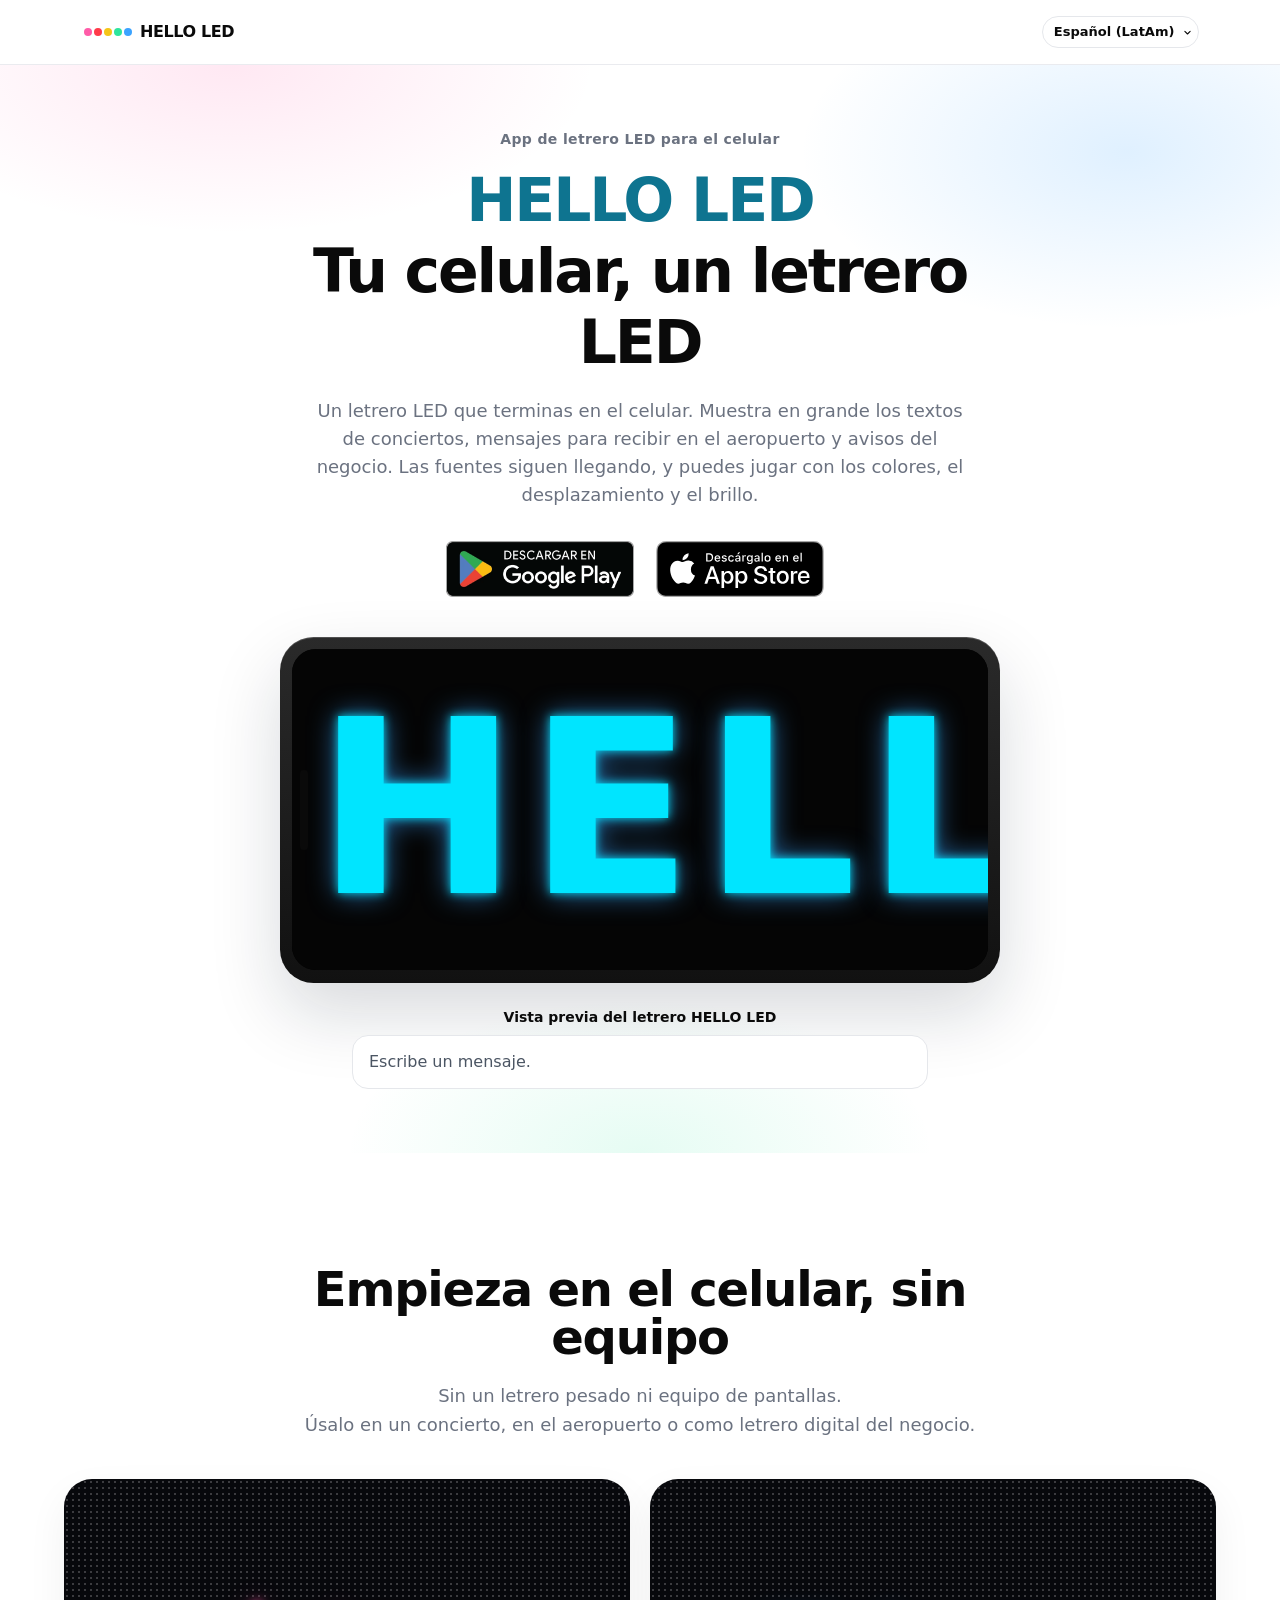
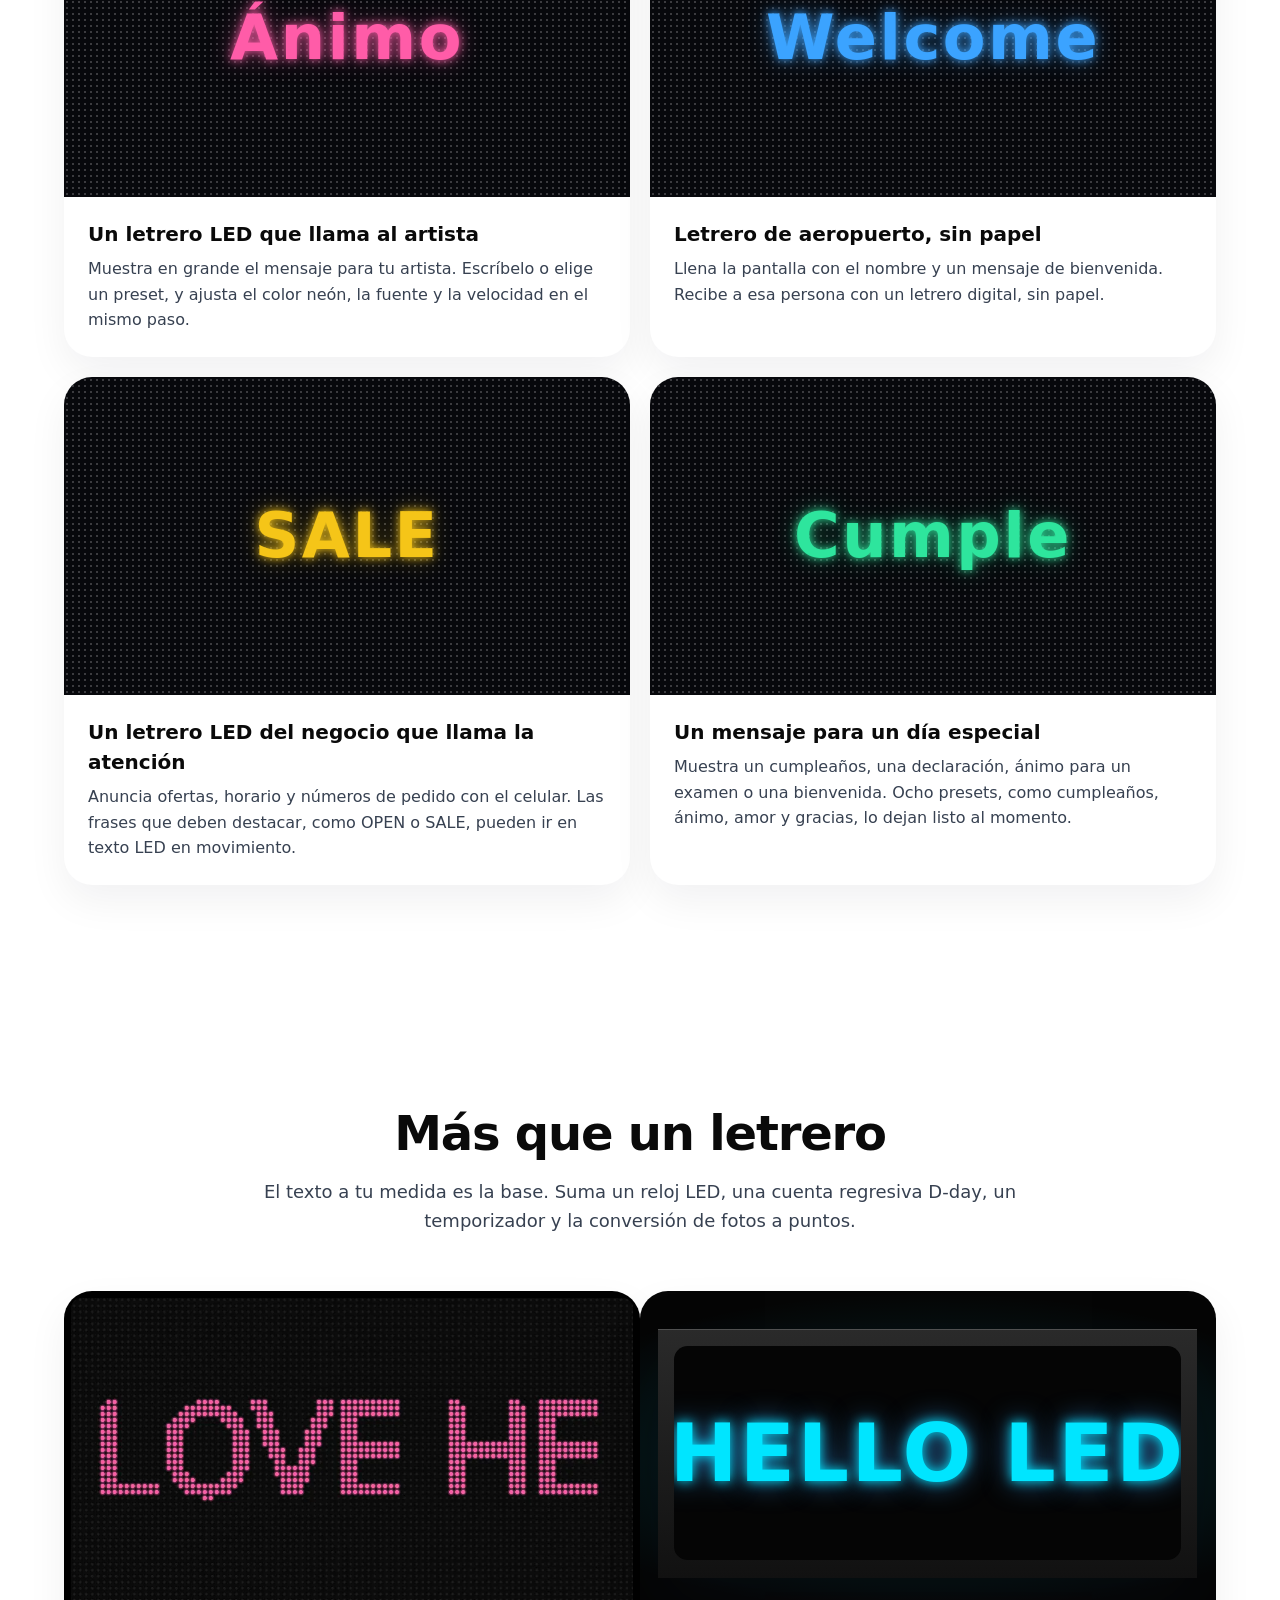
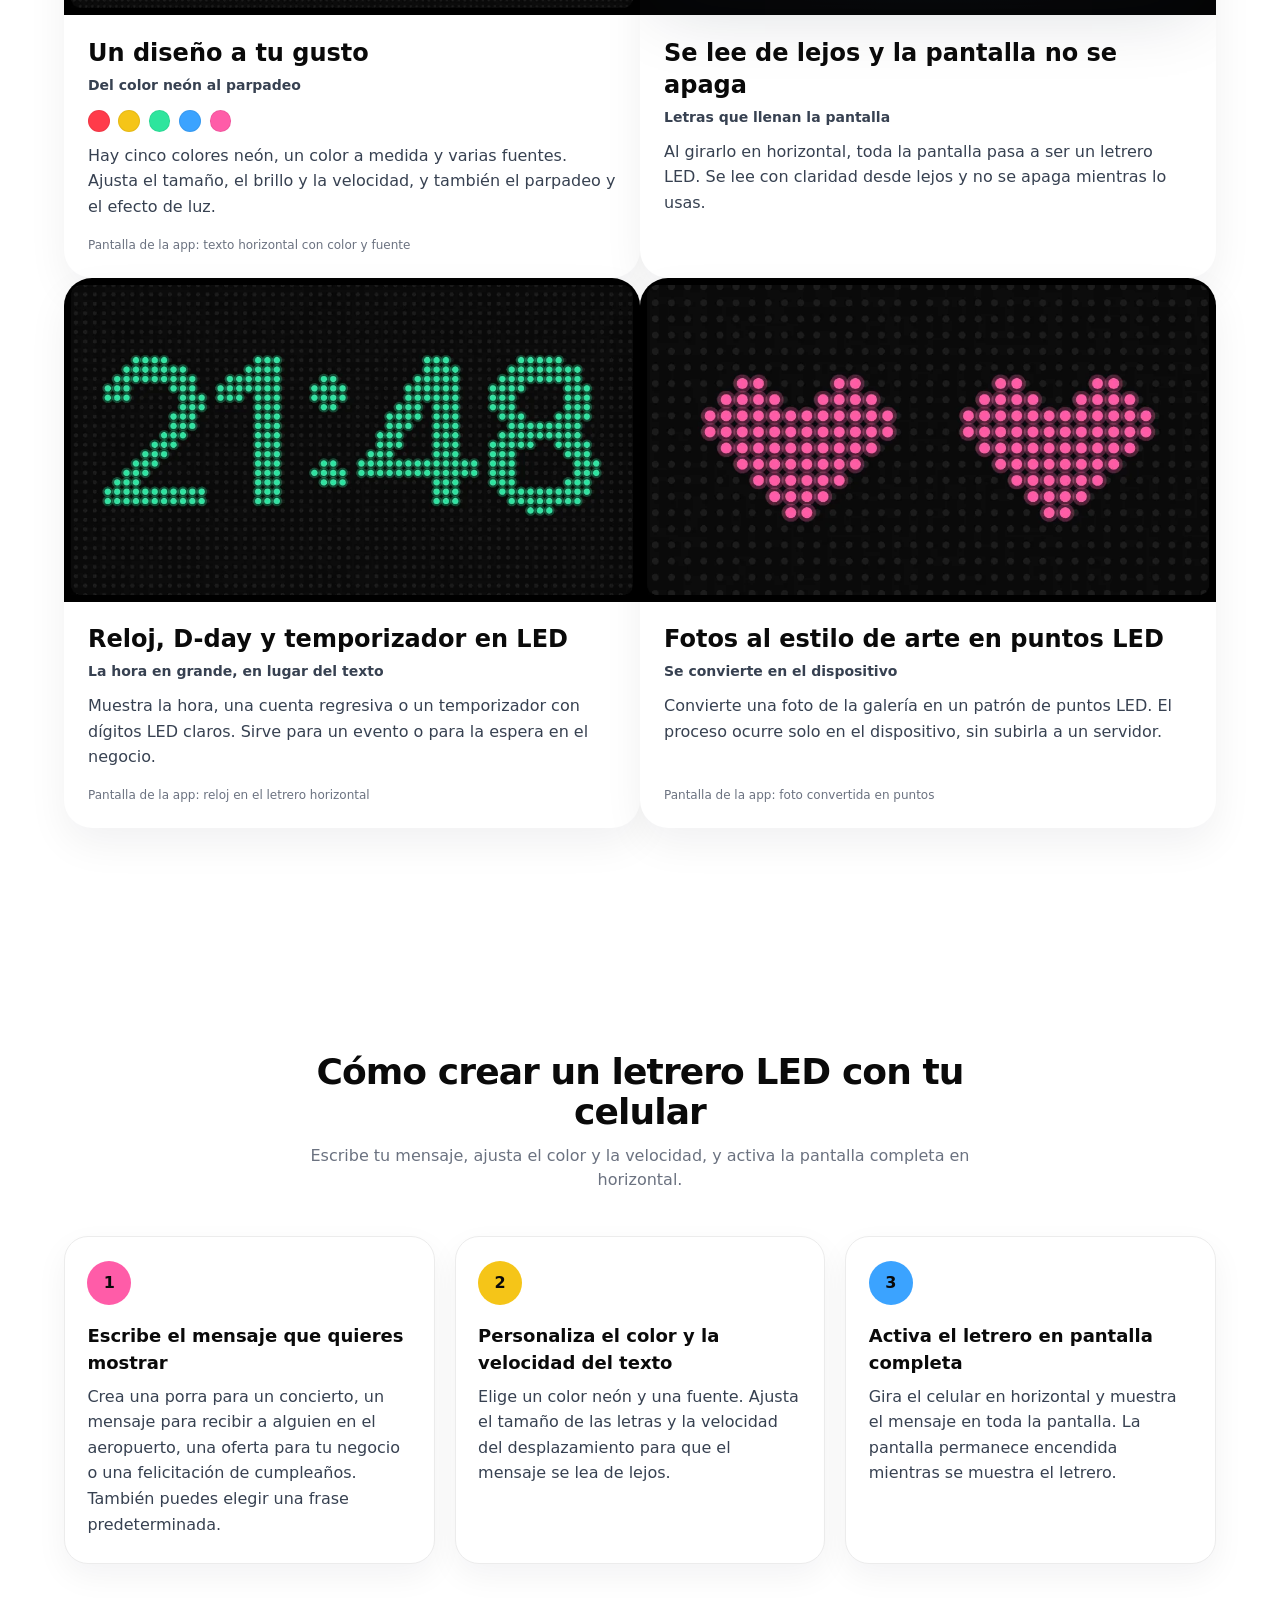
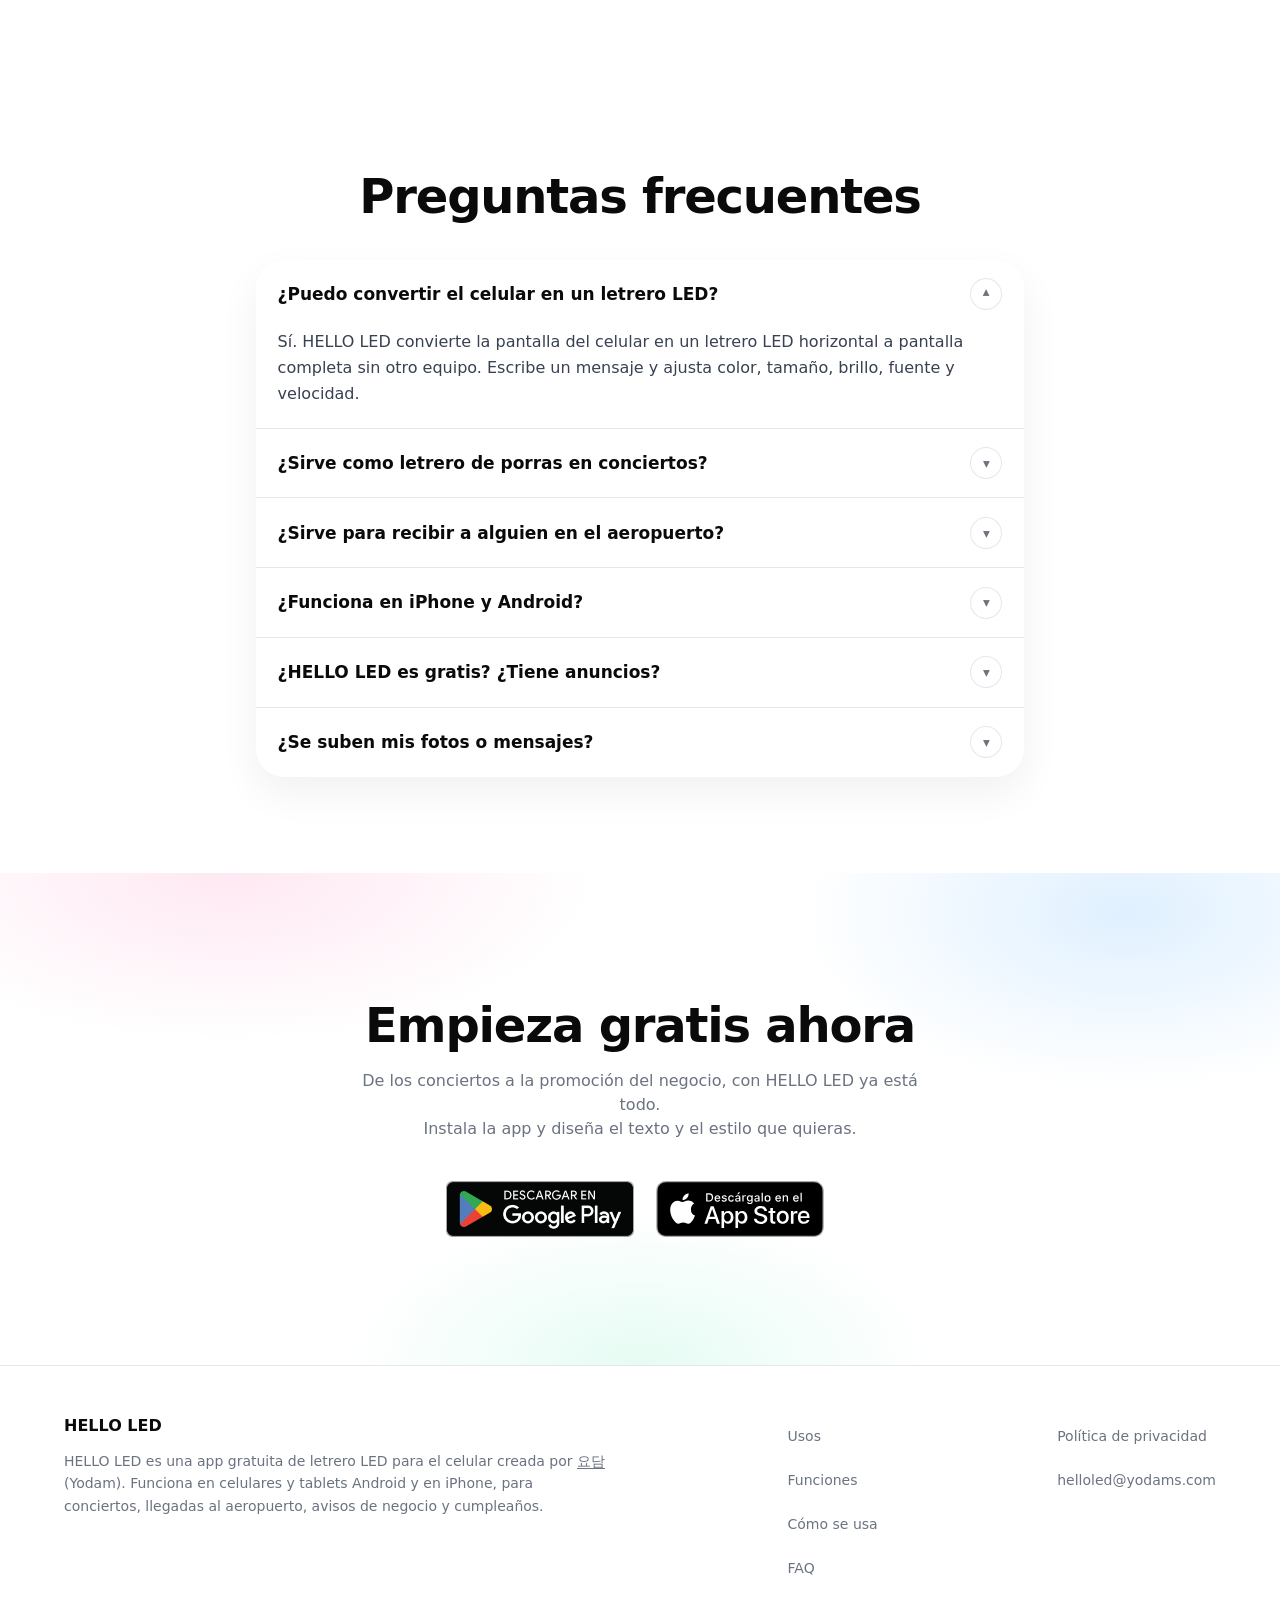
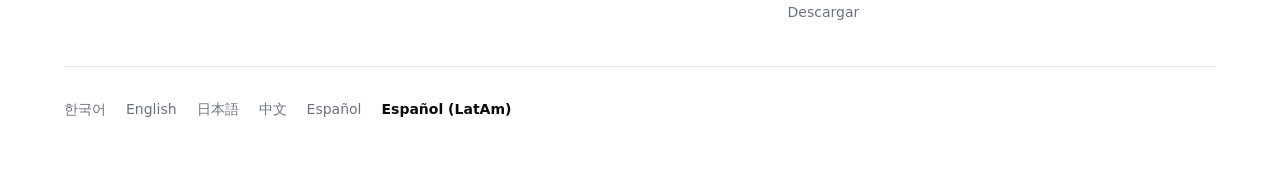
<file: es-419/index.html>
<!DOCTYPE html>
<html data-page-lang="es_419" lang="es-419">
<head>
  <meta charset="utf-8">
  <meta name="viewport" content="width=device-width, initial-scale=1">
  <meta name="theme-color" content="#ffffff">
  <meta name="referrer" content="strict-origin-when-cross-origin">
  <title>HELLO LED - Letrero LED para el celular</title>
  <meta name="description" content="Usa el celular como un letrero LED gratis. Muestra textos de conciertos, mensajes para recibir en el aeropuerto y avisos de negocios a gran tamaño y en pantalla completa horizontal. Incluye fuentes, colores neón, texto en movimiento, reloj y temporizador.">
  <meta name="robots" content="index,follow,max-image-preview:large">
  <link rel="canonical" href="https://helloled.yodams.com/es-419/">
  <link rel="alternate" hreflang="ko-KR" href="https://helloled.yodams.com/">
  <link rel="alternate" hreflang="en" href="https://helloled.yodams.com/en/">
  <link rel="alternate" hreflang="ja" href="https://helloled.yodams.com/ja/">
  <link rel="alternate" hreflang="zh-CN" href="https://helloled.yodams.com/zh/">
  <link rel="alternate" hreflang="es-ES" href="https://helloled.yodams.com/es/">
  <link rel="alternate" hreflang="es" href="https://helloled.yodams.com/es/">
  <link rel="alternate" hreflang="es-419" href="https://helloled.yodams.com/es-419/">
  <link rel="alternate" hreflang="es-MX" href="https://helloled.yodams.com/es-419/">
  <link rel="alternate" hreflang="es-AR" href="https://helloled.yodams.com/es-419/">
  <link rel="alternate" hreflang="es-CO" href="https://helloled.yodams.com/es-419/">
  <link rel="alternate" hreflang="es-CL" href="https://helloled.yodams.com/es-419/">
  <link rel="alternate" hreflang="es-PE" href="https://helloled.yodams.com/es-419/">
  <link rel="alternate" hreflang="es-US" href="https://helloled.yodams.com/es-419/">
  <link rel="alternate" hreflang="es-VE" href="https://helloled.yodams.com/es-419/">
  <link rel="alternate" hreflang="es-EC" href="https://helloled.yodams.com/es-419/">
  <link rel="alternate" hreflang="es-GT" href="https://helloled.yodams.com/es-419/">
  <link rel="alternate" hreflang="es-BO" href="https://helloled.yodams.com/es-419/">
  <link rel="alternate" hreflang="es-DO" href="https://helloled.yodams.com/es-419/">
  <link rel="alternate" hreflang="es-HN" href="https://helloled.yodams.com/es-419/">
  <link rel="alternate" hreflang="es-PY" href="https://helloled.yodams.com/es-419/">
  <link rel="alternate" hreflang="es-SV" href="https://helloled.yodams.com/es-419/">
  <link rel="alternate" hreflang="es-NI" href="https://helloled.yodams.com/es-419/">
  <link rel="alternate" hreflang="es-CR" href="https://helloled.yodams.com/es-419/">
  <link rel="alternate" hreflang="es-PA" href="https://helloled.yodams.com/es-419/">
  <link rel="alternate" hreflang="es-UY" href="https://helloled.yodams.com/es-419/">
  <link rel="alternate" hreflang="es-PR" href="https://helloled.yodams.com/es-419/">
  <link rel="alternate" hreflang="es-CU" href="https://helloled.yodams.com/es-419/">
  <link rel="alternate" hreflang="x-default" href="https://helloled.yodams.com/">
  <link rel="icon" type="image/png" href="/favicon.png" sizes="256x256">
  <link rel="icon" type="image/png" href="/favicon-32.png" sizes="32x32">
  <link rel="apple-touch-icon" href="/apple-touch-icon.png">
  <link rel="alternate" type="text/plain" href="https://helloled.yodams.com/llms.txt" title="HELLO LED LLM Summary">
  <meta property="og:type" content="website">
  <meta property="og:locale" content="es_MX">
  <meta property="og:locale:alternate" content="ko_KR">
  <meta property="og:locale:alternate" content="en_US">
  <meta property="og:locale:alternate" content="ja_JP">
  <meta property="og:locale:alternate" content="zh_CN">
  <meta property="og:locale:alternate" content="es_ES">
  <meta property="og:site_name" content="HELLO LED">
  <meta property="og:title" content="HELLO LED - Letrero LED para el celular">
  <meta property="og:description" content="Usa el celular como un letrero LED gratis. Muestra textos de conciertos, mensajes para recibir en el aeropuerto y avisos de negocios a gran tamaño y en pantalla completa horizontal. Incluye fuentes, colores neón, texto en movimiento, reloj y temporizador.">
  <meta property="og:url" content="https://helloled.yodams.com/es-419/">
  <meta property="og:image" content="https://helloled.yodams.com/og.png">
  <meta property="og:image:type" content="image/png">
  <meta property="og:image:width" content="1200">
  <meta property="og:image:height" content="630">
  <meta property="og:image:alt" content="Logotipo de HELLO LED: cinco puntos de colores y el nombre HELLO LED dentro de un círculo azul">
  <meta name="twitter:card" content="summary_large_image">
  <meta name="twitter:title" content="HELLO LED - Letrero LED para el celular">
  <meta name="twitter:description" content="Usa el celular como un letrero LED gratis. Muestra textos de conciertos, mensajes para recibir en el aeropuerto y avisos de negocios a gran tamaño y en pantalla completa horizontal. Incluye fuentes, colores neón, texto en movimiento, reloj y temporizador.">
  <meta name="twitter:image" content="https://helloled.yodams.com/og.png">
  <meta name="twitter:image:alt" content="Logotipo de HELLO LED: cinco puntos de colores y el nombre HELLO LED dentro de un círculo azul">
  <link rel="dns-prefetch" href="https://play.google.com">
  <link rel="preconnect" href="https://play.google.com" crossorigin>
  <link rel="dns-prefetch" href="https://apps.apple.com">
  <link rel="preconnect" href="https://apps.apple.com" crossorigin>
  <link rel="preload" href="/styles.css" as="style">
  <link rel="stylesheet" href="/styles.css">
  <style>
    @keyframes marquee {
      0% { transform: translateX(0); }
      100% { transform: translateX(-50%); }
    }
    @keyframes led-blink {
      0%, 100% { opacity: 1; }
      50% { opacity: 0.72; }
    }
    @keyframes phone-tilt {
      0%, 100% { transform: rotate(-3deg); }
      50% { transform: rotate(3deg); }
    }
    html { scroll-behavior: smooth; }
    #features, #uses, #how, #qa, #download { scroll-margin-top: 3rem; }
    #main { scroll-margin-top: 6.5rem; }
    #main:focus { outline: none; }
    #features .max-w-3xl > p,
    #how li > p { color: #374151; }
    #qa summary h3 { margin: 0; min-width: 0; font-size: 1.0625rem; font-weight: 700; line-height: 1.45; }
    #qa .faq-list p { color: #374151; }
    #qa a:focus-visible { outline: 2px solid #374151; outline-offset: 2px; }
    #led-input::placeholder { color: #4b5563; opacity: 1; }
    [data-i18n-html="publisherLine"] a { text-decoration: underline; text-underline-offset: 0.15em; }
    [data-i18n-html="publisherLine"] a:focus-visible { outline: 2px solid #374151; outline-offset: 2px; }
    body {
      background: #fff;
      color: #0a0a0a;
      font-family: system-ui, "Segoe UI", Roboto, "Helvetica Neue", Arial, sans-serif;
    }
    .neon-word { color: #0e7490; }
    .js .reveal {
      transform: translateY(12px);
      transition: transform 0.65s ease;
    }
    .js .reveal.is-visible {
      transform: translateY(0);
    }
    .hero-wash {
      background:
        radial-gradient(520px 240px at 18% 0%, rgba(255, 92, 168, 0.14), transparent 70%),
        radial-gradient(480px 260px at 88% 8%, rgba(59, 163, 255, 0.16), transparent 68%),
        radial-gradient(420px 220px at 50% 100%, rgba(46, 229, 157, 0.12), transparent 70%);
    }
    .device {
      background: linear-gradient(180deg, #2a2a2a, #111);
      box-shadow:
        0 30px 70px rgba(15, 23, 42, 0.16),
        inset 0 1px 0 rgba(255, 255, 255, 0.18);
    }
    .lang-switch { position: relative; display: inline-flex; }
    #lang {
      appearance: none;
      -webkit-appearance: none;
      box-sizing: border-box;
      position: absolute;
      inset: 0;
      width: 100%;
      height: 100%;
      min-height: 0;
      color: transparent;
      font-size: 0.8125rem;
      padding: 0 1.35rem 0 0.75rem;
      background-image: url("data:image/svg+xml,%3Csvg xmlns='http://www.w3.org/2000/svg' width='12' height='12' viewBox='0 0 12 12'%3E%3Cpath d='M2.5 4.5 6 8l3.5-3.5' fill='none' stroke='%230a0a0a' stroke-width='1.5' stroke-linecap='round' stroke-linejoin='round'/%3E%3C/svg%3E");
      background-repeat: no-repeat;
      background-position: right 0.35rem center;
      background-size: 0.55rem;
    }
    #lang option { color: #0a0a0a; }
    .lang-switch-label {
      position: relative;
      display: flex;
      align-items: center;
      justify-content: center;
      pointer-events: none;
      white-space: nowrap;
      height: 32px;
      padding: 0 1.35rem 0 0.75rem;
      font-size: 0.8125rem;
      font-weight: 600;
    }
    .marquee-track {
      display: flex;
      width: max-content;
      animation: marquee 12s linear infinite;
    }
    .led-screen { container-type: size; }
    .led-text {
      font-size: 75.25cqh;
      line-height: 1;
      font-weight: 800;
      letter-spacing: 0.04em;
      white-space: nowrap;
      color: #00E5FF;
      text-shadow: 0 0 10px rgba(0, 229, 255, 0.9), 0 0 28px rgba(59, 163, 255, 0.7);
      animation: led-blink 2.4s ease-in-out infinite;
    }
    details summary { list-style: none; }
    details summary::-webkit-details-marker { display: none; }
    details[open] .faq-chevron { transform: rotate(180deg); }
    .store-badge {
      display: block;
      width: 11.75rem;
      height: 3.5rem;
      object-fit: contain;
      object-position: center;
    }
    .feature-card {
      display: flex;
      flex-direction: column;
      overflow: hidden;
      border-radius: 1.75rem;
      background: #fff;
      box-shadow: 0 16px 40px rgba(15, 23, 42, 0.06);
    }
    .feature-card figure { margin: 0; }
    .feature-card img { display: block; width: 100%; height: auto; }
    .feature-copy {
      display: flex;
      flex: 1;
      flex-direction: column;
      padding: 1.35rem 1.5rem 1.5rem;
    }
    .feature-kicker { margin-top: 0.35rem; font-size: 0.875rem; font-weight: 600; color: #374151; }
    .feature-body { margin-top: 0.7rem; color: #374151; line-height: 1.6; }
    .feature-note { margin-top: auto; padding-top: 1rem; font-size: 0.75rem; color: #6b7280; }
    .swatches { display: flex; gap: 0.55rem; margin-top: 0.9rem; }
    .swatches span { width: 1.35rem; height: 1.35rem; border-radius: 999px; box-shadow: inset 0 0 0 1px rgba(0, 0, 0, 0.06); }
    .phone-stage {
      display: flex;
      align-items: center;
      justify-content: center;
      margin: 0;
      padding: 1.35rem 1.15rem;
      background:
        radial-gradient(120% 80% at 50% 50%, rgba(0, 229, 255, 0.16), transparent 62%),
        #050505;
      aspect-ratio: 16 / 9;
    }
    .phone-tilt {
      position: relative;
      width: 100%;
      container-type: size;
      aspect-ratio: 19.5 / 9;
      animation: phone-tilt 5s ease-in-out infinite;
    }
    .phone-screen {
      position: absolute;
      inset: 7% 3%;
      border-radius: 0.85rem;
      background: #050505;
      display: flex;
      align-items: center;
      justify-content: center;
      overflow: hidden;
      color: #00E5FF;
      font-weight: 800;
      letter-spacing: 0.03em;
      line-height: 1;
      white-space: nowrap;
      font-size: clamp(2.75rem, 15cqw, 5.75rem);
      text-shadow: 0 0 12px rgba(0, 229, 255, 0.95), 0 0 28px rgba(59, 163, 255, 0.7);
    }
    .how-list {
      display: grid;
      gap: 1rem;
      margin: 2.75rem 0 0;
      padding: 0;
      list-style: none;
    }
    .use-grid {
      display: grid;
      gap: 1rem;
      margin: 2.5rem 0 0;
    }
    .use-grid h3 { margin: 0; font-size: 1.125rem; font-weight: 700; color: #0a0a0a; }
    .use-grid p { margin: 0.45rem 0 0; color: #374151; line-height: 1.6; }
    @media (min-width: 640px) {
      .use-grid { grid-template-columns: repeat(2, minmax(0, 1fr)); gap: 1.25rem; }
      .use-grid h3 { font-size: 1.25rem; }
    }
    .how-step {
      position: relative;
      border: 1px solid #ececec;
      border-radius: 1.5rem;
      background: #fff;
      padding: 1.5rem 1.4rem 1.6rem;
      box-shadow: 0 12px 32px rgba(15, 23, 42, 0.05);
    }
    .how-index {
      position: relative;
      z-index: 1;
      display: flex;
      width: 2.75rem;
      height: 2.75rem;
      align-items: center;
      justify-content: center;
      border-radius: 999px;
      font-weight: 800;
      color: #0a0a0a;
    }
    .how-step h3 { margin: 1.1rem 0 0; font-size: 1.125rem; font-weight: 700; color: #0a0a0a; }
    .how-step p { margin: 0.45rem 0 0; color: #6b7280; line-height: 1.6; }
    .faq-list {
      margin-top: 2.5rem;
      overflow: hidden;
      border-radius: 1.75rem;
      background: #fff;
      box-shadow: 0 16px 40px rgba(15, 23, 42, 0.06);
    }
    .faq-list details + details { border-top: 1px solid #e5e7eb; }
    .faq-list summary { padding: 1.15rem 1.35rem; }
    .faq-list details[open] summary { background: transparent; }
    .faq-list p { margin: 0; padding: 0 1.35rem 1.25rem; line-height: 1.65; }
    .faq-chevron {
      display: inline-flex;
      width: 2rem;
      height: 2rem;
      align-items: center;
      justify-content: center;
      border-radius: 999px;
      background: transparent;
      box-shadow: inset 0 0 0 1px #e5e7eb;
      font-size: 0.85rem;
    }
    @media (min-width: 768px) {
      .how-list { grid-template-columns: repeat(3, 1fr); gap: 1.25rem; }
    }
    @media (prefers-reduced-motion: reduce) {
      html { scroll-behavior: auto; }
      .js .reveal { opacity: 1; transform: none; transition: none; }
      .marquee-track, .led-text { animation: none !important; }
      .phone-tilt { animation: none !important; transform: none; }
    }
  </style>
  <script type="application/ld+json">
{
  "@context": "https://schema.org",
  "@graph": [
    {
      "@type": "Organization",
      "@id": "https://helloled.yodams.com/#organization",
      "name": "HELLO LED",
      "legalName": "요담",
      "alternateName": "Yodam",
      "url": "https://helloled.yodams.com/",
      "email": "helloled@yodams.com",
      "logo": {
        "@type": "ImageObject",
        "url": "https://helloled.yodams.com/favicon.png",
        "width": 256,
        "height": 256
      },
      "description": "HELLO LED es una aplicación gratuita de letrero LED para celular creada por 요담 (Yodam). Convierte la pantalla de un celular, una tablet Android o un iPhone en un letrero LED horizontal a pantalla completa, para porras en conciertos, recibir a alguien en el aeropuerto, promociones del negocio y cumpleaños. Ofrece cinco colores neón y un color propio, 11 fuentes, tamaño, brillo y velocidad ajustables, y efectos de parpadeo y brillo, y muestra la hora actual, una cuenta regresiva D-Day y un temporizador con números LED. Las fotos de la galería se convierten en imágenes de puntos LED en el celular, los favoritos guardan hasta 8 mensajes que se reproducen en orden y los mensajes se pueden igualar entre apps HELLO LED en la misma Wi-Fi. La conversión de fotos y la sincronización no usan un servidor externo. Un mensaje guardado se puede mostrar en el widget de Android, disponible solo en Android. El sitio muestra la versión 1.0.4.",
      "sameAs": [
        "https://play.google.com/store/apps/details?id=com.yodam.helloled",
        "https://apps.apple.com/app/id6816627023",
        "https://yodams.com/",
        "https://github.com/leeyodam/helloled"
      ],
      "contactPoint": {
        "@type": "ContactPoint",
        "contactType": "customer support",
        "email": "helloled@yodams.com",
        "availableLanguage": [
          "ko",
          "en",
          "ja",
          "zh-Hans",
          "es",
          "es-419"
        ]
      }
    },
    {
      "@type": "Service",
      "@id": "https://helloled.yodams.com/#service",
      "name": "HELLO LED",
      "serviceType": "Aplicación de letrero LED móvil",
      "description": "HELLO LED es una aplicación gratuita de letrero LED para celular creada por 요담 (Yodam). Convierte la pantalla de un celular, una tablet Android o un iPhone en un letrero LED horizontal a pantalla completa, para porras en conciertos, recibir a alguien en el aeropuerto, promociones del negocio y cumpleaños. Ofrece cinco colores neón y un color propio, 11 fuentes, tamaño, brillo y velocidad ajustables, y efectos de parpadeo y brillo, y muestra la hora actual, una cuenta regresiva D-Day y un temporizador con números LED. Las fotos de la galería se convierten en imágenes de puntos LED en el celular, los favoritos guardan hasta 8 mensajes que se reproducen en orden y los mensajes se pueden igualar entre apps HELLO LED en la misma Wi-Fi. La conversión de fotos y la sincronización no usan un servidor externo. Un mensaje guardado se puede mostrar en el widget de Android, disponible solo en Android. El sitio muestra la versión 1.0.4.",
      "url": "https://helloled.yodams.com/es-419/",
      "provider": {
        "@id": "https://helloled.yodams.com/#organization"
      },
      "isRelatedTo": {
        "@id": "https://helloled.yodams.com/#app"
      },
      "areaServed": "Worldwide",
      "availableChannel": [
        {
          "@type": "ServiceChannel",
          "serviceUrl": "https://play.google.com/store/apps/details?id=com.yodam.helloled",
          "availableLanguage": [
            "ko",
            "en",
            "ja",
            "zh-Hans",
            "es",
            "es-419"
          ]
        },
        {
          "@type": "ServiceChannel",
          "serviceUrl": "https://apps.apple.com/app/id6816627023",
          "availableLanguage": [
            "ko",
            "en",
            "ja",
            "zh-Hans",
            "es",
            "es-419"
          ]
        }
      ],
      "offers": [
        {
          "@type": "Offer",
          "price": "0",
          "priceCurrency": "KRW",
          "availability": "https://schema.org/InStock",
          "url": "https://play.google.com/store/apps/details?id=com.yodam.helloled"
        },
        {
          "@type": "Offer",
          "price": "0",
          "priceCurrency": "KRW",
          "availability": "https://schema.org/InStock",
          "url": "https://apps.apple.com/app/id6816627023"
        }
      ]
    },
    {
      "@type": "WebSite",
      "@id": "https://helloled.yodams.com/#website",
      "url": "https://helloled.yodams.com/",
      "name": "HELLO LED",
      "alternateName": "헬로 LED",
      "description": "Sitio oficial de HELLO LED. Instala gratis la app de letrero LED en Google Play o en el App Store.",
      "inLanguage": "es-419",
      "publisher": {
        "@id": "https://helloled.yodams.com/#organization"
      },
      "potentialAction": [
        {
          "@type": "DownloadAction",
          "name": "Descargar HELLO LED",
          "target": {
            "@type": "EntryPoint",
            "urlTemplate": "https://play.google.com/store/apps/details?id=com.yodam.helloled",
            "actionPlatform": [
              "https://schema.org/AndroidPlatform"
            ]
          }
        },
        {
          "@type": "DownloadAction",
          "name": "Descargar HELLO LED",
          "target": {
            "@type": "EntryPoint",
            "urlTemplate": "https://apps.apple.com/app/id6816627023",
            "actionPlatform": [
              "https://schema.org/IOSPlatform"
            ]
          }
        }
      ]
    },
    {
      "@type": "WebPage",
      "@id": "https://helloled.yodams.com/es-419/#webpage",
      "url": "https://helloled.yodams.com/es-419/",
      "name": "HELLO LED - Letrero LED para el celular",
      "description": "Usa el celular como un letrero LED gratis. Muestra textos de conciertos, mensajes para recibir en el aeropuerto y avisos de negocios a gran tamaño y en pantalla completa horizontal. Incluye fuentes, colores neón, texto en movimiento, reloj y temporizador.",
      "inLanguage": "es-419",
      "isPartOf": {
        "@id": "https://helloled.yodams.com/#website"
      },
      "about": [
        {
          "@id": "https://helloled.yodams.com/#app"
        },
        {
          "@id": "https://helloled.yodams.com/#service"
        }
      ],
      "mainEntity": {
        "@id": "https://helloled.yodams.com/#app"
      },
      "hasPart": [
        {
          "@id": "https://helloled.yodams.com/es-419/#howto"
        },
        {
          "@id": "https://helloled.yodams.com/es-419/#faq"
        }
      ],
      "datePublished": "2026-09-21",
      "dateModified": "2026-11-04",
      "primaryImageOfPage": {
        "@type": "ImageObject",
        "url": "https://helloled.yodams.com/og.png",
        "width": 1200,
        "height": 630,
        "caption": "Logotipo de HELLO LED sobre un círculo azul"
      },
      "image": [
        {
          "@type": "ImageObject",
          "url": "https://helloled.yodams.com/screens/led-marquee.png",
          "width": 960,
          "height": 540,
          "caption": "Pantalla de la app HELLO LED con una porra en neón rosa"
        },
        {
          "@type": "ImageObject",
          "url": "https://helloled.yodams.com/screens/led-clock.png",
          "width": 960,
          "height": 540,
          "caption": "Pantalla de HELLO LED: reloj 21:48 en horizontal"
        },
        {
          "@type": "ImageObject",
          "url": "https://helloled.yodams.com/screens/led-dots.png",
          "width": 960,
          "height": 540,
          "caption": "Pantalla de HELLO LED: dos corazones rosas hechos de puntos"
        }
      ]
    },
    {
      "@type": [
        "SoftwareApplication",
        "MobileApplication"
      ],
      "@id": "https://helloled.yodams.com/#app",
      "name": "HELLO LED",
      "alternateName": "헬로 LED",
      "applicationCategory": "UtilitiesApplication",
      "operatingSystem": "Android, iOS",
      "softwareVersion": "1.0.4",
      "isAccessibleForFree": true,
      "inLanguage": [
        "ko",
        "en",
        "ja",
        "zh-Hans",
        "es",
        "es-419"
      ],
      "description": "Usa el celular como un letrero LED gratis. Muestra textos de conciertos, mensajes para recibir en el aeropuerto y avisos de negocios a gran tamaño y en pantalla completa horizontal. Incluye fuentes, colores neón, texto en movimiento, reloj y temporizador.",
      "featureList": [
        "Cinco colores neón (rojo, amarillo, verde, azul, rosa) o un color propio, tamaño de texto, brillo, velocidad, efectos de parpadeo y brillo y 11 fuentes",
        "Letrero LED a pantalla completa solo en horizontal, con la pantalla siempre encendida",
        "Hora actual, cuenta regresiva D-Day y temporizador",
        "Fotos de la galería a puntos LED en el celular, sin subirlas a un servidor",
        "8 categorías de frases: porras, cumpleaños, aeropuerto, tienda, amor, exámenes, bienvenida y gracias",
        "Favoritos y reproducción de hasta 8 mensajes en orden",
        "Sincronización de mensajes con HELLO LED en la misma Wi-Fi, sin servidor",
        "Mensaje guardado en el widget de Android. Solo Android"
      ],
      "url": "https://play.google.com/store/apps/details?id=com.yodam.helloled",
      "downloadUrl": "https://play.google.com/store/apps/details?id=com.yodam.helloled",
      "installUrl": "https://apps.apple.com/app/id6816627023",
      "sameAs": [
        "https://play.google.com/store/apps/details?id=com.yodam.helloled",
        "https://apps.apple.com/app/id6816627023"
      ],
      "screenshot": [
        "https://helloled.yodams.com/screens/led-marquee.png",
        "https://helloled.yodams.com/screens/led-clock.png",
        "https://helloled.yodams.com/screens/led-dots.png"
      ],
      "offers": [
        {
          "@type": "Offer",
          "price": "0",
          "priceCurrency": "KRW",
          "availability": "https://schema.org/InStock",
          "url": "https://play.google.com/store/apps/details?id=com.yodam.helloled"
        },
        {
          "@type": "Offer",
          "price": "0",
          "priceCurrency": "KRW",
          "availability": "https://schema.org/InStock",
          "url": "https://apps.apple.com/app/id6816627023"
        }
      ],
      "author": {
        "@id": "https://helloled.yodams.com/#organization"
      },
      "publisher": {
        "@id": "https://helloled.yodams.com/#organization"
      }
    },
    {
      "@type": "HowTo",
      "@id": "https://helloled.yodams.com/es-419/#howto",
      "name": "Cómo crear un letrero LED con tu celular",
      "description": "Escribe tu mensaje, ajusta el color y la velocidad, y activa la pantalla completa en horizontal.",
      "inLanguage": "es-419",
      "totalTime": "PT1M",
      "step": [
        {
          "@type": "HowToStep",
          "position": 1,
          "name": "Escribe el mensaje que quieres mostrar",
          "text": "Crea una porra para un concierto, un mensaje para recibir a alguien en el aeropuerto, una oferta para tu negocio o una felicitación de cumpleaños. También puedes elegir una frase predeterminada."
        },
        {
          "@type": "HowToStep",
          "position": 2,
          "name": "Personaliza el color y la velocidad del texto",
          "text": "Elige un color neón y una fuente. Ajusta el tamaño de las letras y la velocidad del desplazamiento para que el mensaje se lea de lejos."
        },
        {
          "@type": "HowToStep",
          "position": 3,
          "name": "Activa el letrero en pantalla completa",
          "text": "Gira el celular en horizontal y muestra el mensaje en toda la pantalla. La pantalla permanece encendida mientras se muestra el letrero."
        }
      ]
    },
    {
      "@type": "FAQPage",
      "@id": "https://helloled.yodams.com/es-419/#faq",
      "url": "https://helloled.yodams.com/es-419/#qa",
      "inLanguage": "es-419",
      "isPartOf": {
        "@id": "https://helloled.yodams.com/es-419/#webpage"
      },
      "mainEntity": [
        {
          "@type": "Question",
          "name": "¿Puedo convertir el celular en un letrero LED?",
          "acceptedAnswer": {
            "@type": "Answer",
            "text": "Sí. HELLO LED convierte la pantalla del celular en un letrero LED horizontal a pantalla completa sin otro equipo. Escribe un mensaje y ajusta color, tamaño, brillo, fuente y velocidad."
          }
        },
        {
          "@type": "Question",
          "name": "¿Sirve como letrero de porras en conciertos?",
          "acceptedAnswer": {
            "@type": "Answer",
            "text": "Sí. Escribe la porra que quieres mandar a tu artista o elige un ajuste, y combina el color neón, la fuente y la velocidad para que se lea en un lugar con poca luz."
          }
        },
        {
          "@type": "Question",
          "name": "¿Sirve para recibir a alguien en el aeropuerto?",
          "acceptedAnswer": {
            "@type": "Answer",
            "text": "Sí. Escribe el nombre o una frase de bienvenida y muéstralo grande en el celular. Funciona como letrero digital en la llegada."
          }
        },
        {
          "@type": "Question",
          "name": "¿Funciona en iPhone y Android?",
          "acceptedAnswer": {
            "@type": "Answer",
            "text": "Sí. Funciona en celulares y tablets Android y en iPhone. Instálala desde Google Play o el App Store."
          }
        },
        {
          "@type": "Question",
          "name": "¿HELLO LED es gratis? ¿Tiene anuncios?",
          "acceptedAnswer": {
            "@type": "Answer",
            "text": "Sí, HELLO LED se instala gratis. Eso sí, en la pantalla de edición puede aparecer un anuncio de banner, y antes de abrir el letrero LED a pantalla completa puede aparecer un anuncio a pantalla completa. El letrero que muestra tu mensaje LED no lleva anuncios de banner."
          }
        },
        {
          "@type": "Question",
          "name": "¿Se suben mis fotos o mensajes?",
          "acceptedAnswer": {
            "@type": "Answer",
            "text": "No. La conversión de fotos a puntos se hace en el celular y los mensajes y ajustes se quedan ahí. Igualar mensajes entre apps HELLO LED en la misma Wi-Fi tampoco usa un servidor externo."
          }
        }
      ]
    }
  ]
}
  </script>
</head>
<body class="bg-white text-ink antialiased">
  <script>document.documentElement.classList.add('js');</script>
  <a href="#main" class="sr-only focus:not-sr-only focus:absolute focus:left-4 focus:top-4 focus:z-[60] focus:rounded-full focus:bg-ink focus:px-4 focus:py-2 focus:text-white" data-i18n="skip">Saltar al contenido</a>

  <header class="sticky top-0 z-50 border-b border-line/80 bg-white/80 backdrop-blur-md">
    <nav class="mx-auto flex max-w-6xl items-center justify-between gap-3 px-5 py-2.5" aria-label="Principal" data-i18n-aria="navLabel">
      <a href="/es-419/" class="inline-flex min-h-11 shrink-0 items-center gap-2 whitespace-nowrap font-extrabold tracking-tight focus-visible:outline focus-visible:outline-2 focus-visible:outline-offset-2 focus-visible:outline-gray-700" data-home-link>
        <span class="flex gap-0.5" aria-hidden="true">
          <span class="h-2 w-2 rounded-full bg-neonPink"></span>
          <span class="h-2 w-2 rounded-full bg-neonRed"></span>
          <span class="h-2 w-2 rounded-full bg-neonYellow"></span>
          <span class="h-2 w-2 rounded-full bg-neonGreen"></span>
          <span class="h-2 w-2 rounded-full bg-neonBlue"></span>
        </span>
        <span lang="en" aria-hidden="true">HELLO LED</span>
        <span class="sr-only" data-i18n-html="homeLabel">Inicio de <b lang="en">HELLO LED</b></span>
      </a>
      <div class="flex items-center gap-2">
        <label class="sr-only" for="lang" data-i18n="langLabel">Idioma</label>
        <div class="lang-switch">
          <select id="lang" class="rounded-full border border-line bg-white font-semibold text-ink focus-visible:outline focus-visible:outline-2 focus-visible:outline-offset-2 focus-visible:outline-gray-700" aria-label="Idioma" data-i18n-aria="langLabel">
            <option value="ko" lang="ko">한국어</option>
            <option value="en" lang="en">English</option>
            <option value="ja" lang="ja">日本語</option>
            <option value="zh" lang="zh-Hans">中文</option>
            <option value="es" lang="es">Español</option>
            <option value="es_419" selected lang="es-419">Español (LatAm)</option>
          </select>
          <span class="lang-switch-label" aria-hidden="true">Español (LatAm)</span>
        </div>
      </div>
    </nav>
  </header>

  <main id="main" tabindex="-1">
    <section class="hero-wash relative overflow-hidden px-5 pb-12 pt-12 sm:pb-16 sm:pt-16">
      <div class="relative mx-auto max-w-3xl text-center">
        <p class="mb-4 text-sm font-semibold tracking-wide text-muted" data-i18n="kicker">App de letrero LED para el celular</p>
        <h1 class="text-[clamp(2.15rem,5.4vw,3.75rem)] font-extrabold leading-[1.18] tracking-[-0.035em]">
          <span class="neon-word" lang="en" data-i18n="heroAccent">HELLO LED</span><br>
          <span data-i18n="heroLine1">Tu celular, un letrero LED</span>
        </h1>
        <p class="mx-auto mt-5 max-w-2xl text-base leading-relaxed text-muted sm:text-lg" data-i18n="heroBody">Un letrero LED que terminas en el celular. Muestra en grande los textos de conciertos, mensajes para recibir en el aeropuerto y avisos del negocio. Las fuentes siguen llegando, y puedes jugar con los colores, el desplazamiento y el brillo.</p>
        <div class="mx-auto mt-8 flex max-w-xl flex-wrap items-center justify-center gap-3" id="download-hero">
            <a class="inline-flex focus-visible:outline focus-visible:outline-2 focus-visible:outline-offset-2 focus-visible:outline-gray-700" href="https://play.google.com/store/apps/details?id=com.yodam.helloled" target="_blank" rel="noopener noreferrer" aria-label="Disponible en Google Play, pestaña nueva" data-i18n-aria="playAlt">
              <picture>
                <source type="image/webp" srcset="/badges/play-es_419.webp">
                <img
                  data-badge="play"
                  data-i18n-alt="playAlt"
                  src="/badges/play-es_419.png"
                  width="215"
                  height="64"
                  decoding="async"
                  fetchpriority="high"
                  class="store-badge"
                  alt="Disponible en Google Play, pestaña nueva"
                >
              </picture>
            </a>
            <a class="inline-flex focus-visible:outline focus-visible:outline-2 focus-visible:outline-offset-2 focus-visible:outline-gray-700" href="https://apps.apple.com/app/id6816627023" target="_blank" rel="noopener noreferrer" aria-label="Consíguelo en el App Store, pestaña nueva" data-i18n-aria="appleAlt">
              <img
                data-badge="apple"
                data-i18n-alt="appleAlt"
                src="/badges/apple-es_419.svg"
                width="130"
                height="40"
                decoding="async"
                class="store-badge"
                alt="Consíguelo en el App Store, pestaña nueva"
              >
            </a>
        </div>
      </div>

      <div class="mx-auto mt-8 w-full max-w-3xl px-1 sm:mt-10">
        <figure class="mx-auto w-full max-w-[720px]">
          <div class="device rounded-[1.85rem] p-2.5 sm:rounded-[2.1rem] sm:p-3" aria-hidden="true">
            <div class="led-screen relative overflow-hidden rounded-[1.35rem] bg-black sm:rounded-[1.5rem]" style="aspect-ratio: 19.5 / 9;">
              <div class="absolute left-2 top-1/2 z-10 h-16 w-1.5 -translate-y-1/2 rounded-full bg-neutral-950 sm:h-20 sm:w-2"></div>
              <div class="absolute inset-0 flex items-center overflow-hidden bg-[#050505]">
                <div class="marquee-track items-center gap-16 px-6" id="marquee-track">
                  <span class="led-text" id="led-a">HELLO LED</span>
                  <span class="led-text" id="led-b">HELLO LED</span>
                  <span class="led-text" id="led-c">HELLO LED</span>
                  <span class="led-text" id="led-d">HELLO LED</span>
                </div>
              </div>
            </div>
          </div>
          <figcaption id="preview-caption" class="sr-only" data-i18n-html="previewCaption">Vista previa del panel LED a pantalla completa en horizontal</figcaption>
        </figure>

        <div id="try" class="mx-auto mt-6 max-w-xl">
          <label for="led-input" class="mb-2 block text-center text-sm font-semibold text-ink" data-i18n-html="previewLabel">Vista previa del letrero <span lang="en">HELLO LED</span></label>
          <input
            id="led-input"
            type="text"
            maxlength="80"
            autocomplete="off"
            placeholder="Escribe un mensaje."
            data-i18n-placeholder="previewPlaceholder"
            class="w-full rounded-2xl border border-line bg-white px-4 py-3.5 text-base text-ink placeholder:text-neutral-400 focus:border-ink focus:outline-none focus:ring-2 focus:ring-ink/20"
          >
        </div>
      </div>
    </section>

    <section id="uses" class="px-5 py-20 sm:py-28" aria-labelledby="uses-title">
      <div class="mx-auto max-w-6xl">
        <div class="mx-auto max-w-3xl text-center">
          <h2 id="uses-title" class="reveal text-3xl font-extrabold tracking-tight sm:text-5xl" data-i18n="usesTitle">Empieza en el celular, sin equipo</h2>
          <p class="reveal mx-auto mt-5 text-lg leading-relaxed text-muted" data-i18n-html="usesLead">Sin un letrero pesado ni equipo de pantallas.<br>Úsalo en un concierto, en el aeropuerto o como letrero digital del negocio.</p>
        </div>
        <div class="use-grid">
          <article class="use-card reveal">
            <figure>
              <div class="use-screen" aria-hidden="true"><span class="use-led use-led-pink">Ánimo</span></div>
              <figcaption class="sr-only">Pantalla de ejemplo. Ánimo en neón rosa</figcaption>
            </figure>
            <div class="use-copy">
              <h3 data-i18n="useConcertTitle">Un letrero LED que llama al artista</h3>
              <p data-i18n="useConcertBody">Muestra en grande el mensaje para tu artista. Escríbelo o elige un preset, y ajusta el color neón, la fuente y la velocidad en el mismo paso.</p>
            </div>
          </article>
          <article class="use-card reveal">
            <figure>
              <div class="use-screen" aria-hidden="true"><span class="use-led use-led-blue">Welcome</span></div>
              <figcaption class="sr-only">Pantalla de ejemplo. Welcome en neón azul</figcaption>
            </figure>
            <div class="use-copy">
              <h3 data-i18n="useAirportTitle">Letrero de aeropuerto, sin papel</h3>
              <p data-i18n="useAirportBody">Llena la pantalla con el nombre y un mensaje de bienvenida. Recibe a esa persona con un letrero digital, sin papel.</p>
            </div>
          </article>
          <article class="use-card reveal">
            <figure>
              <div class="use-screen" aria-hidden="true"><span class="use-led use-led-yellow">SALE</span></div>
              <figcaption class="sr-only">Pantalla de ejemplo. SALE en neón amarillo</figcaption>
            </figure>
            <div class="use-copy">
              <h3 data-i18n="useShopTitle">Un letrero LED del negocio que llama la atención</h3>
              <p data-i18n="useShopBody">Anuncia ofertas, horario y números de pedido con el celular. Las frases que deben destacar, como OPEN o SALE, pueden ir en texto LED en movimiento.</p>
            </div>
          </article>
          <article class="use-card reveal">
            <figure>
              <div class="use-screen" aria-hidden="true"><span class="use-led use-led-green">Cumple</span></div>
              <figcaption class="sr-only">Pantalla de ejemplo. Cumple en neón verde</figcaption>
            </figure>
            <div class="use-copy">
              <h3 data-i18n="usePartyTitle">Un mensaje para un día especial</h3>
              <p data-i18n="usePartyBody">Muestra un cumpleaños, una declaración, ánimo para un examen o una bienvenida. Ocho presets, como cumpleaños, ánimo, amor y gracias, lo dejan listo al momento.</p>
            </div>
          </article>
        </div>
      </div>
    </section>

    <section id="features" class="px-5 py-20 sm:py-28" aria-labelledby="features-title">
      <div class="mx-auto max-w-6xl">
        <div class="mx-auto max-w-3xl text-center">
          <h2 id="features-title" class="reveal text-3xl font-extrabold tracking-tight sm:text-5xl" data-i18n="featuresTitle">Más que un letrero</h2>
          <p class="reveal mx-auto mt-5 text-lg leading-relaxed text-muted" data-i18n="featuresLead">El texto a tu medida es la base. Suma un reloj LED, una cuenta regresiva D-day, un temporizador y la conversión de fotos a puntos.</p>
        </div>

        <div class="mt-14 grid gap-5 sm:grid-cols-2">
          <article class="feature-card reveal">
            <figure aria-labelledby="custom-caption">
              <picture>
                <source type="image/webp" srcset="/screens/led-marquee.webp">
                <img
                  src="/screens/led-marquee.png"
                  width="960"
                  height="540"
                  loading="lazy"
                  decoding="async"
                  data-i18n-alt="marqueeAlt"
                  alt="Pantalla de HELLO LED con una porra en neón rosa"
                >
              </picture>
            </figure>
            <div class="feature-copy">
              <h3 class="text-xl font-bold sm:text-2xl" data-i18n="customTitle">Un diseño a tu gusto</h3>
              <p class="feature-kicker" data-i18n="customKicker">Del color neón al parpadeo</p>
              <div class="swatches" aria-hidden="true">
                <span class="bg-neonRed"></span>
                <span class="bg-neonYellow"></span>
                <span class="bg-neonGreen"></span>
                <span class="bg-neonBlue"></span>
                <span class="bg-neonPink"></span>
              </div>
              <p class="feature-body" data-i18n="customBody">Hay cinco colores neón, un color a medida y varias fuentes. Ajusta el tamaño, el brillo y la velocidad, y también el parpadeo y el efecto de luz.</p>
              <p id="custom-caption" class="feature-note" data-i18n="customCaption">Pantalla de la app: texto horizontal con color y fuente</p>
            </div>
          </article>

          <article class="feature-card reveal">
            <div class="phone-stage" aria-hidden="true">
              <div class="phone-tilt device rounded-[1.15rem] sm:rounded-[1.35rem]">
                <span class="phone-screen">HELLO LED</span>
              </div>
            </div>
            <div class="feature-copy">
              <h3 class="text-xl font-bold sm:text-2xl" data-i18n="wideTitle">Se lee de lejos y la pantalla no se apaga</h3>
              <p class="feature-kicker" data-i18n="wideKicker">Letras que llenan la pantalla</p>
              <p class="feature-body" data-i18n="wideBody">Al girarlo en horizontal, toda la pantalla pasa a ser un letrero LED. Se lee con claridad desde lejos y no se apaga mientras lo usas.</p>
            </div>
          </article>

          <article class="feature-card reveal">
            <figure aria-labelledby="clock-caption">
              <picture>
                <source type="image/webp" srcset="/screens/led-clock.webp">
                <img
                  src="/screens/led-clock.png"
                  width="960"
                  height="540"
                  loading="lazy"
                  decoding="async"
                  data-i18n-alt="clockAlt"
                  alt="Reloj 21:48 en la pantalla completa horizontal de HELLO LED"
                >
              </picture>
            </figure>
            <div class="feature-copy">
              <h3 class="text-xl font-bold sm:text-2xl" data-i18n="clockTitle">Reloj, D-day y temporizador en LED</h3>
              <p class="feature-kicker" data-i18n="clockKicker">La hora en grande, en lugar del texto</p>
              <p class="feature-body" data-i18n="clockBody">Muestra la hora, una cuenta regresiva o un temporizador con dígitos LED claros. Sirve para un evento o para la espera en el negocio.</p>
              <p id="clock-caption" class="feature-note" data-i18n="clockCaption">Pantalla de la app: reloj en el letrero horizontal</p>
            </div>
          </article>

          <article class="feature-card reveal">
            <figure aria-labelledby="photo-caption">
              <picture>
                <source type="image/webp" srcset="/screens/led-dots.webp">
                <img
                  src="/screens/led-dots.png"
                  width="960"
                  height="540"
                  loading="lazy"
                  decoding="async"
                  data-i18n-alt="dotsAlt"
                  alt="Corazón rosa convertido de una foto a puntos LED"
                >
              </picture>
            </figure>
            <div class="feature-copy">
              <h3 class="text-xl font-bold sm:text-2xl" data-i18n="photoTitle">Fotos al estilo de arte en puntos LED</h3>
              <p class="feature-kicker" data-i18n="photoKicker">Se convierte en el dispositivo</p>
              <p class="feature-body" data-i18n="photoBody">Convierte una foto de la galería en un patrón de puntos LED. El proceso ocurre solo en el dispositivo, sin subirla a un servidor.</p>
              <p id="photo-caption" class="feature-note" data-i18n="photoCaption">Pantalla de la app: foto convertida en puntos</p>
            </div>
          </article>
        </div>
      </div>
    </section>

    <section id="how" class="px-5 py-20 sm:py-28" aria-labelledby="how-title">
      <div class="mx-auto max-w-6xl">
        <div class="reveal mx-auto max-w-2xl text-center">
          <h2 id="how-title" class="text-3xl font-extrabold tracking-tight sm:text-4xl" data-i18n="howTitle">Cómo crear un letrero LED con tu celular</h2>
          <p class="mt-3 text-muted" data-i18n="howLead">Escribe tu mensaje, ajusta el color y la velocidad, y activa la pantalla completa en horizontal.</p>
        </div>
        <ol class="how-list">
          <li class="how-step reveal">
            <span class="how-index bg-[#FF5CA8]" aria-hidden="true">1</span>
            <h3 data-i18n="step1Title">Escribe el mensaje que quieres mostrar</h3>
            <p data-i18n="step1Body">Crea una porra para un concierto, un mensaje para recibir a alguien en el aeropuerto, una oferta para tu negocio o una felicitación de cumpleaños. También puedes elegir una frase predeterminada.</p>
          </li>
          <li class="how-step reveal">
            <span class="how-index bg-[#F5C518]" aria-hidden="true">2</span>
            <h3 data-i18n="step2Title">Personaliza el color y la velocidad del texto</h3>
            <p data-i18n="step2Body">Elige un color neón y una fuente. Ajusta el tamaño de las letras y la velocidad del desplazamiento para que el mensaje se lea de lejos.</p>
          </li>
          <li class="how-step reveal">
            <span class="how-index bg-[#3BA3FF]" aria-hidden="true">3</span>
            <h3 data-i18n="step3Title">Activa el letrero en pantalla completa</h3>
            <p data-i18n="step3Body">Gira el celular en horizontal y muestra el mensaje en toda la pantalla. La pantalla permanece encendida mientras se muestra el letrero.</p>
          </li>
        </ol>
      </div>
    </section>

    <section id="qa" class="px-5 py-16 sm:py-24" aria-labelledby="qa-title">
      <div class="mx-auto max-w-3xl">
        <h2 id="qa-title" class="reveal text-center text-3xl font-extrabold tracking-tight sm:text-5xl" data-i18n="faqTitle">Preguntas frecuentes</h2>
                <div class="faq-list">
          <details class="reveal" open>
            <summary class="flex cursor-pointer items-center justify-between gap-4 text-left focus-visible:outline focus-visible:outline-2 focus-visible:outline-offset-2 focus-visible:outline-gray-700">
              <h3 data-i18n="faq1q">¿Puedo convertir el celular en un letrero LED?</h3>
              <span class="faq-chevron shrink-0 text-muted transition-transform" aria-hidden="true">▾</span>
            </summary>
            <p class="text-muted" data-i18n="faq1a">Sí. HELLO LED convierte la pantalla del celular en un letrero LED horizontal a pantalla completa sin otro equipo. Escribe un mensaje y ajusta color, tamaño, brillo, fuente y velocidad.</p>
          </details>
          <details class="reveal">
            <summary class="flex cursor-pointer items-center justify-between gap-4 text-left focus-visible:outline focus-visible:outline-2 focus-visible:outline-offset-2 focus-visible:outline-gray-700">
              <h3 data-i18n="faq2q">¿Sirve como letrero de porras en conciertos?</h3>
              <span class="faq-chevron shrink-0 text-muted transition-transform" aria-hidden="true">▾</span>
            </summary>
            <p class="text-muted" data-i18n="faq2a">Sí. Escribe la porra que quieres mandar a tu artista o elige un ajuste, y combina el color neón, la fuente y la velocidad para que se lea en un lugar con poca luz.</p>
          </details>
          <details class="reveal">
            <summary class="flex cursor-pointer items-center justify-between gap-4 text-left focus-visible:outline focus-visible:outline-2 focus-visible:outline-offset-2 focus-visible:outline-gray-700">
              <h3 data-i18n="faq3q">¿Sirve para recibir a alguien en el aeropuerto?</h3>
              <span class="faq-chevron shrink-0 text-muted transition-transform" aria-hidden="true">▾</span>
            </summary>
            <p class="text-muted" data-i18n="faq3a">Sí. Escribe el nombre o una frase de bienvenida y muéstralo grande en el celular. Funciona como letrero digital en la llegada.</p>
          </details>
          <details class="reveal">
            <summary class="flex cursor-pointer items-center justify-between gap-4 text-left focus-visible:outline focus-visible:outline-2 focus-visible:outline-offset-2 focus-visible:outline-gray-700">
              <h3 data-i18n="faq7q">¿Funciona en iPhone y Android?</h3>
              <span class="faq-chevron shrink-0 text-muted transition-transform" aria-hidden="true">▾</span>
            </summary>
            <p class="text-muted" data-i18n-html="faq7a">Sí. Funciona en celulares y tablets Android y en iPhone. Instálala desde <a class="underline" href="https://play.google.com/store/apps/details?id=com.yodam.helloled" rel="noopener noreferrer" target="_blank">Google Play<span class="sr-only">, pestaña nueva</span></a> o el <a class="underline" href="https://apps.apple.com/app/id6816627023" rel="noopener noreferrer" target="_blank">App Store<span class="sr-only">, pestaña nueva</span></a>.</p>
          </details>
          <details class="reveal">
            <summary class="flex cursor-pointer items-center justify-between gap-4 text-left focus-visible:outline focus-visible:outline-2 focus-visible:outline-offset-2 focus-visible:outline-gray-700">
              <h3 data-i18n="faq8q">¿HELLO LED es gratis? ¿Tiene anuncios?</h3>
              <span class="faq-chevron shrink-0 text-muted transition-transform" aria-hidden="true">▾</span>
            </summary>
            <p class="text-muted" data-i18n="faq8a">Sí, HELLO LED se instala gratis. Eso sí, en la pantalla de edición puede aparecer un anuncio de banner, y antes de abrir el letrero LED a pantalla completa puede aparecer un anuncio a pantalla completa. El letrero que muestra tu mensaje LED no lleva anuncios de banner.</p>
          </details>
          <details class="reveal">
            <summary class="flex cursor-pointer items-center justify-between gap-4 text-left focus-visible:outline focus-visible:outline-2 focus-visible:outline-offset-2 focus-visible:outline-gray-700">
              <h3 data-i18n="faq10q">¿Se suben mis fotos o mensajes?</h3>
              <span class="faq-chevron shrink-0 text-muted transition-transform" aria-hidden="true">▾</span>
            </summary>
            <p class="text-muted" data-i18n="faq10a">No. La conversión de fotos a puntos se hace en el celular y los mensajes y ajustes se quedan ahí. Igualar mensajes entre apps HELLO LED en la misma Wi-Fi tampoco usa un servidor externo.</p>
          </details>
        </div>
        </div>
      </div>
    </section>

    <section id="download" class="hero-wash relative overflow-hidden px-5 py-24 sm:py-32" aria-labelledby="cta-title">
      <div class="relative mx-auto max-w-3xl text-center">
        <h2 id="cta-title" class="reveal text-3xl font-extrabold tracking-tight sm:text-5xl" data-i18n-html="ctaTitle">Empieza gratis ahora</h2>
        <p class="reveal mx-auto mt-5 max-w-xl text-muted" data-i18n-html="ctaBody">De los conciertos a la promoción del negocio, con <span lang="en">HELLO LED</span> ya está todo.<br>Instala la app y diseña el texto y el estilo que quieras.</p>
        <div class="reveal mt-10 flex flex-wrap items-center justify-center gap-3">
          <a class="inline-flex focus-visible:outline focus-visible:outline-2 focus-visible:outline-offset-2 focus-visible:outline-gray-700" href="https://play.google.com/store/apps/details?id=com.yodam.helloled" target="_blank" rel="noopener noreferrer" aria-label="Disponible en Google Play, pestaña nueva" data-i18n-aria="playAlt">
            <picture>
              <source type="image/webp" srcset="/badges/play-es_419.webp">
              <img
                data-badge="play"
                data-i18n-alt="playAlt"
                src="/badges/play-es_419.png"
                width="215"
                height="64"
                loading="lazy"
                decoding="async"
                class="store-badge"
                alt="Disponible en Google Play, pestaña nueva"
              >
            </picture>
          </a>
          <a class="inline-flex focus-visible:outline focus-visible:outline-2 focus-visible:outline-offset-2 focus-visible:outline-gray-700" href="https://apps.apple.com/app/id6816627023" target="_blank" rel="noopener noreferrer" aria-label="Consíguelo en el App Store, pestaña nueva" data-i18n-aria="appleAlt">
            <img
              data-badge="apple"
              data-i18n-alt="appleAlt"
              src="/badges/apple-es_419.svg"
              width="130"
              height="40"
              loading="lazy"
              decoding="async"
              class="store-badge"
              alt="Consíguelo en el App Store, pestaña nueva"
            >
          </a>
        </div>
      </div>
    </section>
  </main>

  <footer class="site-footer border-t border-line text-sm text-muted">
    <div class="site-footer-grid">
      <div class="site-footer-brand">
        <p class="text-base font-bold text-ink" lang="en">HELLO LED</p>
        <p class="mt-3 leading-relaxed" data-i18n-html="publisherLine"><span lang="en">HELLO LED</span> es una app gratuita de letrero LED para el celular creada por <a href="https://yodams.com/" lang="ko">요담</a> (Yodam). Funciona en celulares y tablets Android y en iPhone, para conciertos, llegadas al aeropuerto, avisos de negocio y cumpleaños.</p>
      </div>
      <nav class="site-footer-links" aria-label="En esta página" data-i18n-aria="navSections">
      <a class="inline-flex min-h-11 items-center hover:text-ink focus-visible:outline focus-visible:outline-2 focus-visible:outline-offset-2 focus-visible:outline-gray-700" href="#uses" data-i18n="navUses">Usos</a>
      <a class="inline-flex min-h-11 items-center hover:text-ink focus-visible:outline focus-visible:outline-2 focus-visible:outline-offset-2 focus-visible:outline-gray-700" href="#features" data-i18n="navFeatures">Funciones</a>
      <a class="inline-flex min-h-11 items-center hover:text-ink focus-visible:outline focus-visible:outline-2 focus-visible:outline-offset-2 focus-visible:outline-gray-700" href="#how" data-i18n="navHow">Cómo se usa</a>
      <a class="inline-flex min-h-11 items-center hover:text-ink focus-visible:outline focus-visible:outline-2 focus-visible:outline-offset-2 focus-visible:outline-gray-700" href="#qa" data-i18n="navFaq">FAQ</a>
      <a class="inline-flex min-h-11 items-center hover:text-ink focus-visible:outline focus-visible:outline-2 focus-visible:outline-offset-2 focus-visible:outline-gray-700" href="#download" data-i18n="download">Descargar</a>
    </nav>
      <div class="site-footer-links">
        <a class="inline-flex min-h-11 items-center hover:text-ink focus-visible:outline focus-visible:outline-2 focus-visible:outline-offset-2 focus-visible:outline-gray-700" href="/es-419/privacy.html" data-privacy-link data-i18n="privacyLink">Política de privacidad</a>
        <a class="inline-flex min-h-11 items-center hover:text-ink focus-visible:outline focus-visible:outline-2 focus-visible:outline-offset-2 focus-visible:outline-gray-700" href="mailto:helloled@yodams.com">helloled@yodams.com</a>
      </div>
    </div>
    <nav class="site-footer-langs" aria-label="Idiomas" data-i18n-aria="langLinksLabel">
      <a class="inline-flex min-h-11 items-center hover:text-ink focus-visible:outline focus-visible:outline-2 focus-visible:outline-offset-2 focus-visible:outline-gray-700" data-lang="ko" href="https://helloled.yodams.com/">한국어</a>
      <a class="inline-flex min-h-11 items-center hover:text-ink focus-visible:outline focus-visible:outline-2 focus-visible:outline-offset-2 focus-visible:outline-gray-700" data-lang="en" href="https://helloled.yodams.com/en/">English</a>
      <a class="inline-flex min-h-11 items-center hover:text-ink focus-visible:outline focus-visible:outline-2 focus-visible:outline-offset-2 focus-visible:outline-gray-700" data-lang="ja" href="https://helloled.yodams.com/ja/">日本語</a>
      <a class="inline-flex min-h-11 items-center hover:text-ink focus-visible:outline focus-visible:outline-2 focus-visible:outline-offset-2 focus-visible:outline-gray-700" data-lang="zh" href="https://helloled.yodams.com/zh/">中文</a>
      <a class="inline-flex min-h-11 items-center hover:text-ink focus-visible:outline focus-visible:outline-2 focus-visible:outline-offset-2 focus-visible:outline-gray-700" data-lang="es" href="https://helloled.yodams.com/es/">Español</a>
      <a class="inline-flex min-h-11 items-center font-semibold text-ink" data-lang="es_419" href="https://helloled.yodams.com/es-419/" aria-current="page">Español (LatAm)</a>
    </nav>
  </footer>

  <script src="/analytics.js" defer></script>
  <script src="/i18n.js" defer></script>
  <script src="/ad-fallback.js" defer></script>
  <script>
    (function () {
      var input = document.getElementById('led-input');
      var spans = [
        document.getElementById('led-a'),
        document.getElementById('led-b'),
        document.getElementById('led-c'),
        document.getElementById('led-d')
      ];
      var fallback = 'HELLO LED';

      function applyText(value) {
        var text = (value || '').trim() || fallback;
        spans.forEach(function (el) { el.textContent = text; });
      }

      if (input) {
        input.addEventListener('input', function () { applyText(input.value); });
      }

      function revealTarget(hash) {
        if (!hash || hash.charAt(0) !== '#') return;
        var target = document.getElementById(hash.slice(1));
        if (!target) return;
        target.classList.add('is-visible');
        target.querySelectorAll('.reveal').forEach(function (el) { el.classList.add('is-visible'); });
      }

      revealTarget(location.hash);
      window.addEventListener('hashchange', function () { revealTarget(location.hash); });

      if ('IntersectionObserver' in window) {
        var io = new IntersectionObserver(function (entries) {
          entries.forEach(function (entry) {
            if (entry.isIntersecting) {
              entry.target.classList.add('is-visible');
              io.unobserve(entry.target);
            }
          });
        }, { threshold: 0.12, rootMargin: '0px 0px -40px 0px' });
        document.querySelectorAll('.reveal').forEach(function (el) { io.observe(el); });
      } else {
        document.querySelectorAll('.reveal').forEach(function (el) { el.classList.add('is-visible'); });
      }
    })();
  </script>
</body>
</html>
</file>
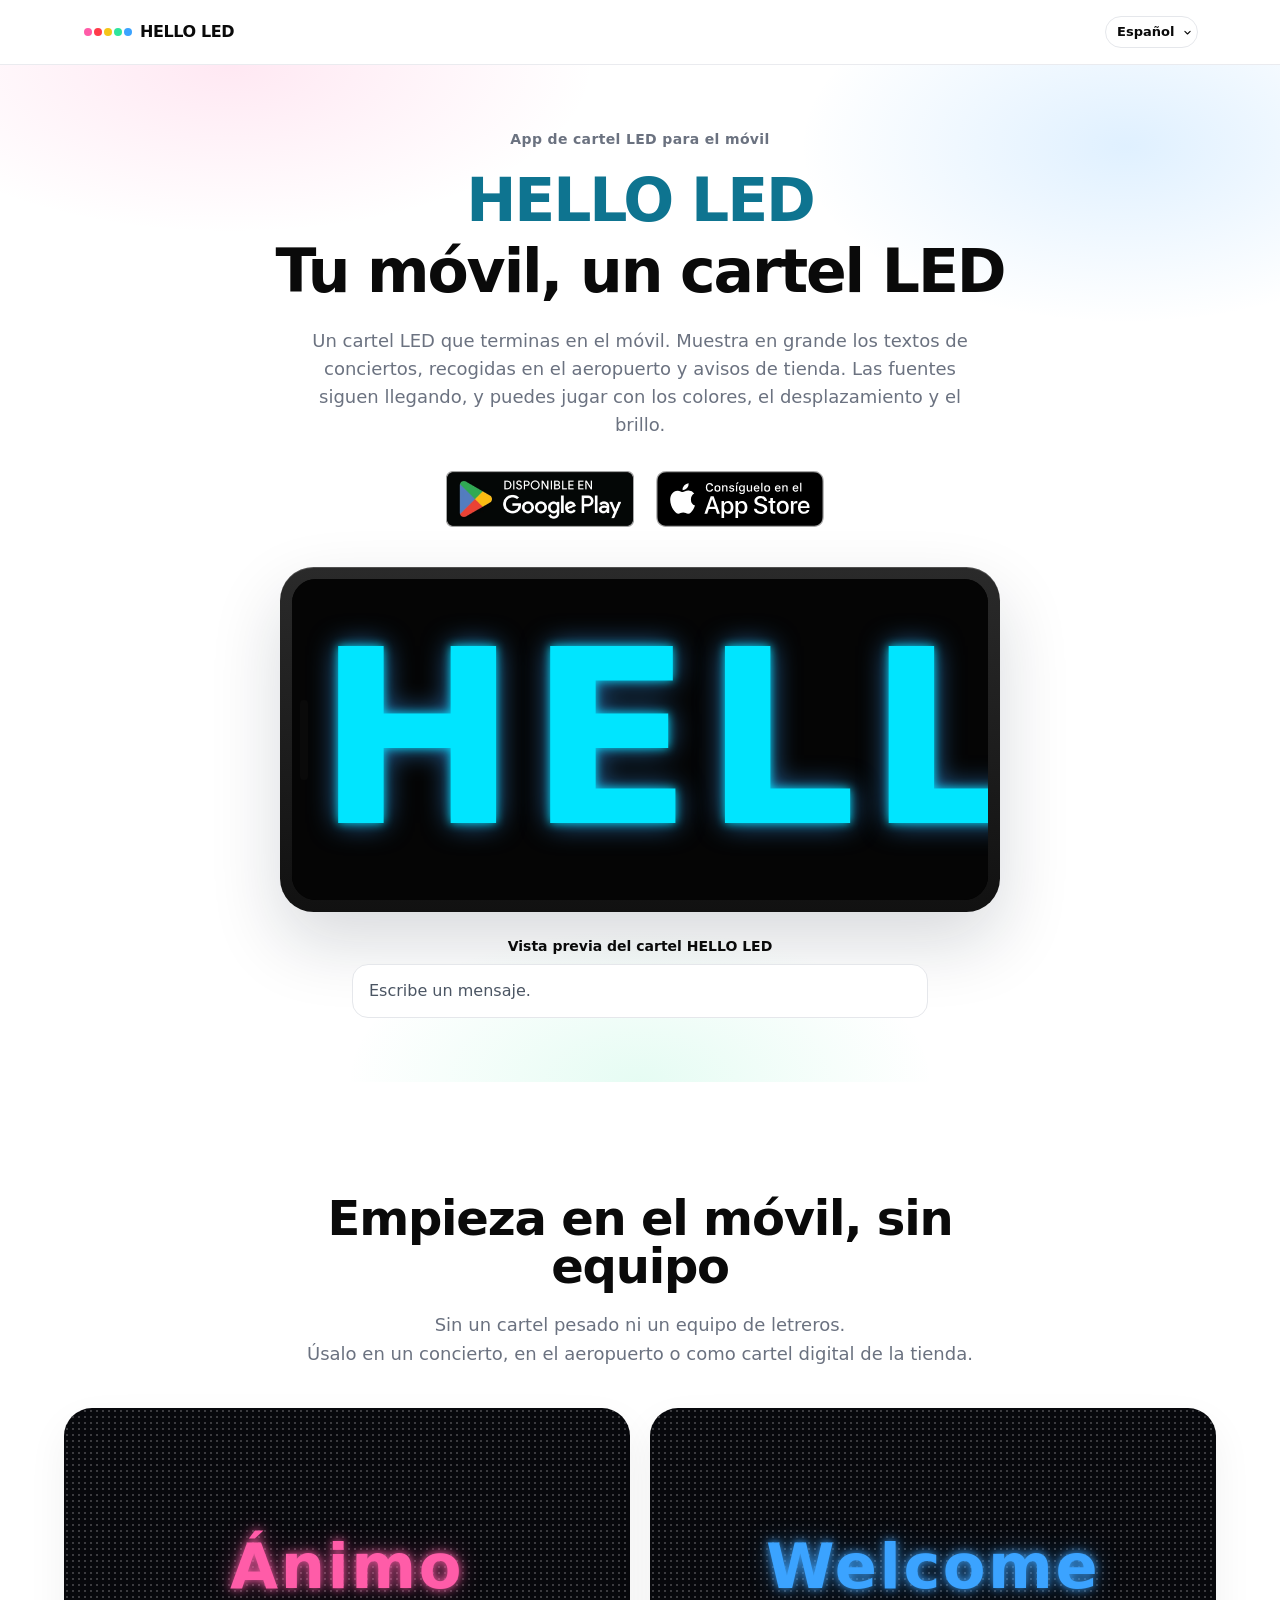
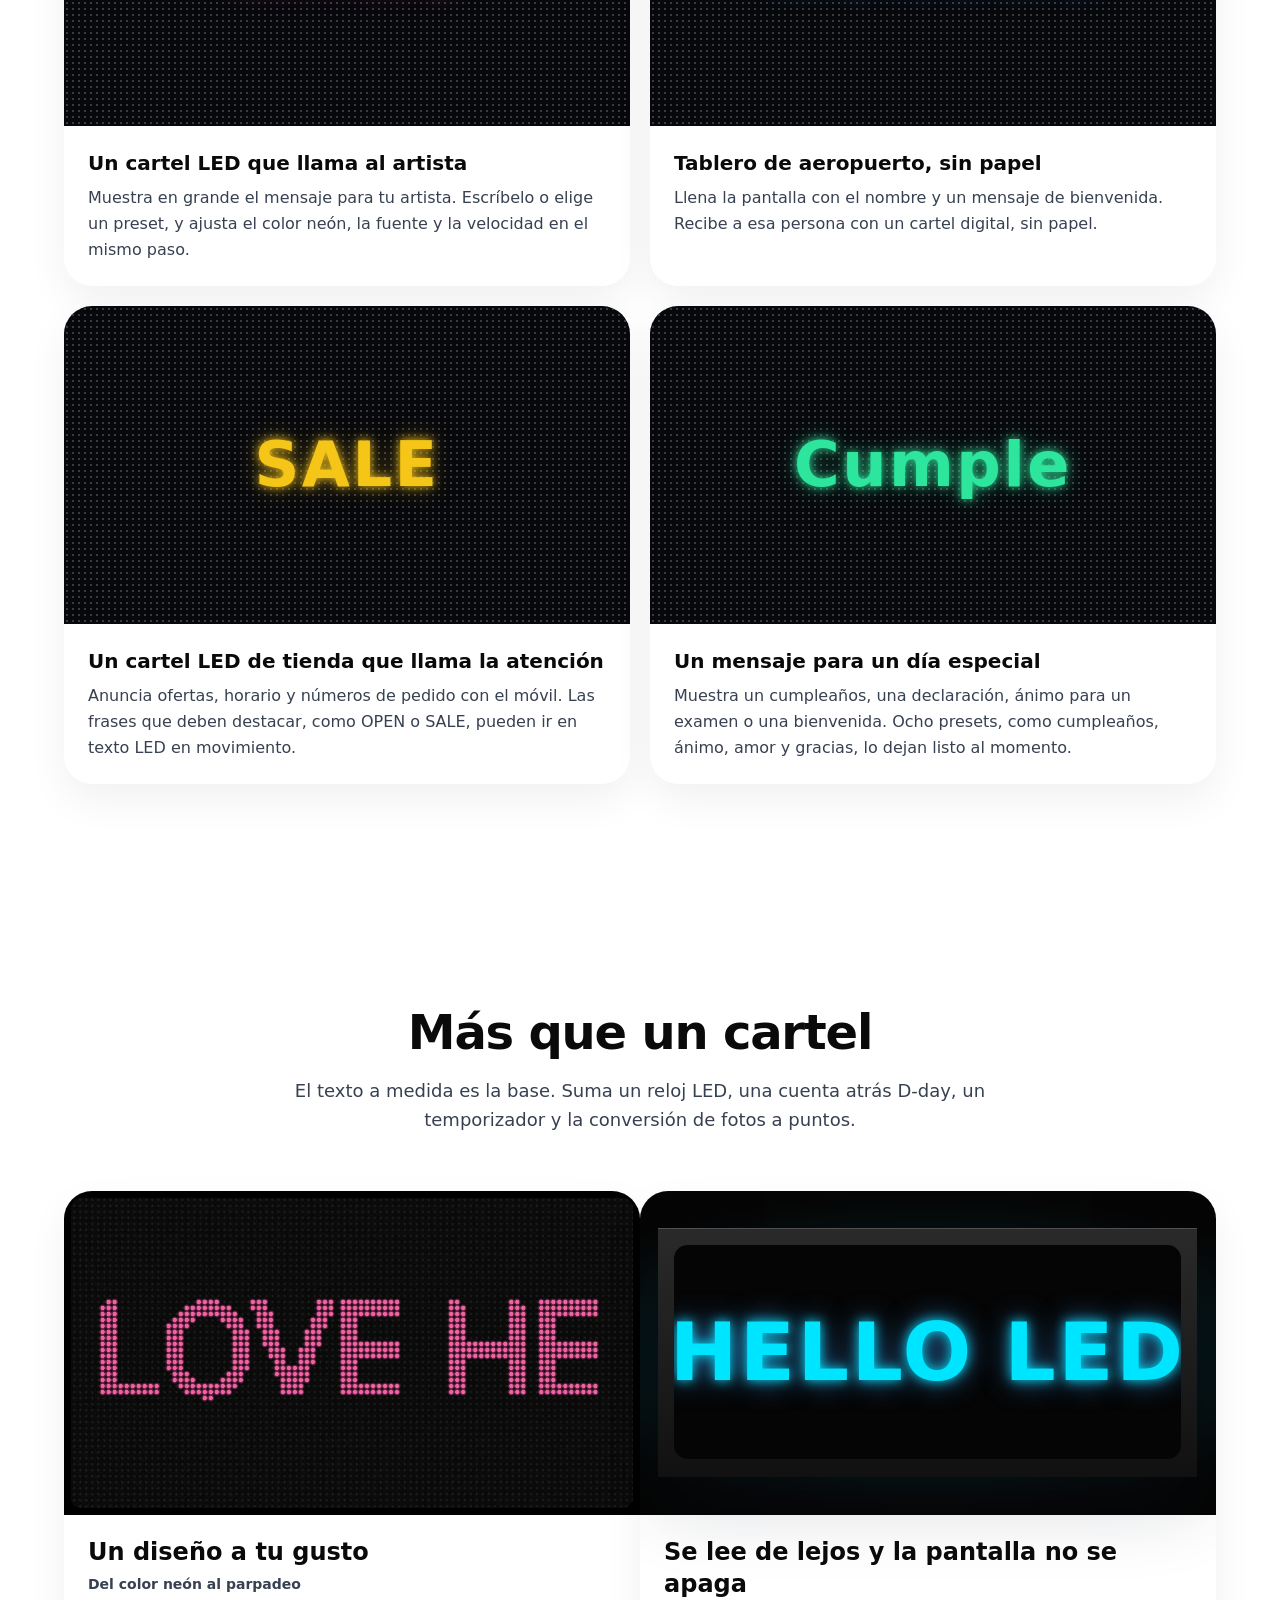
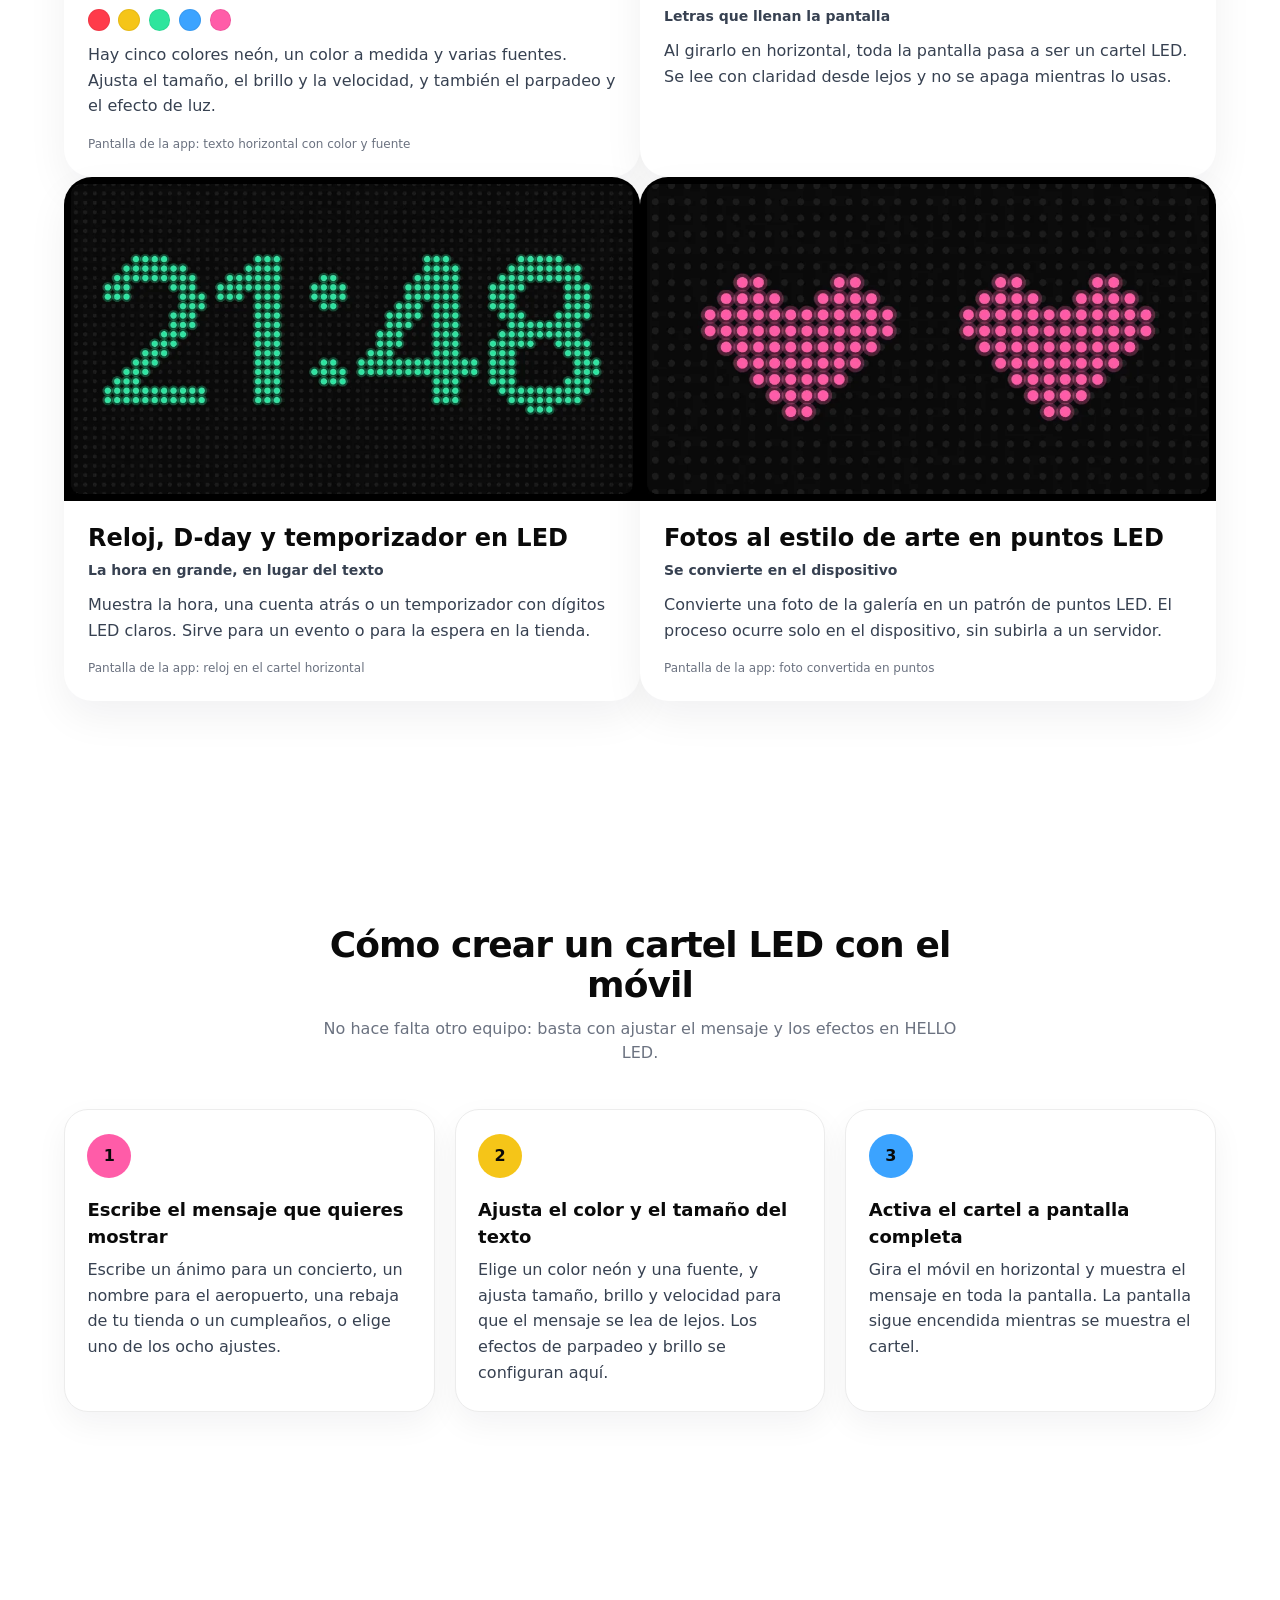
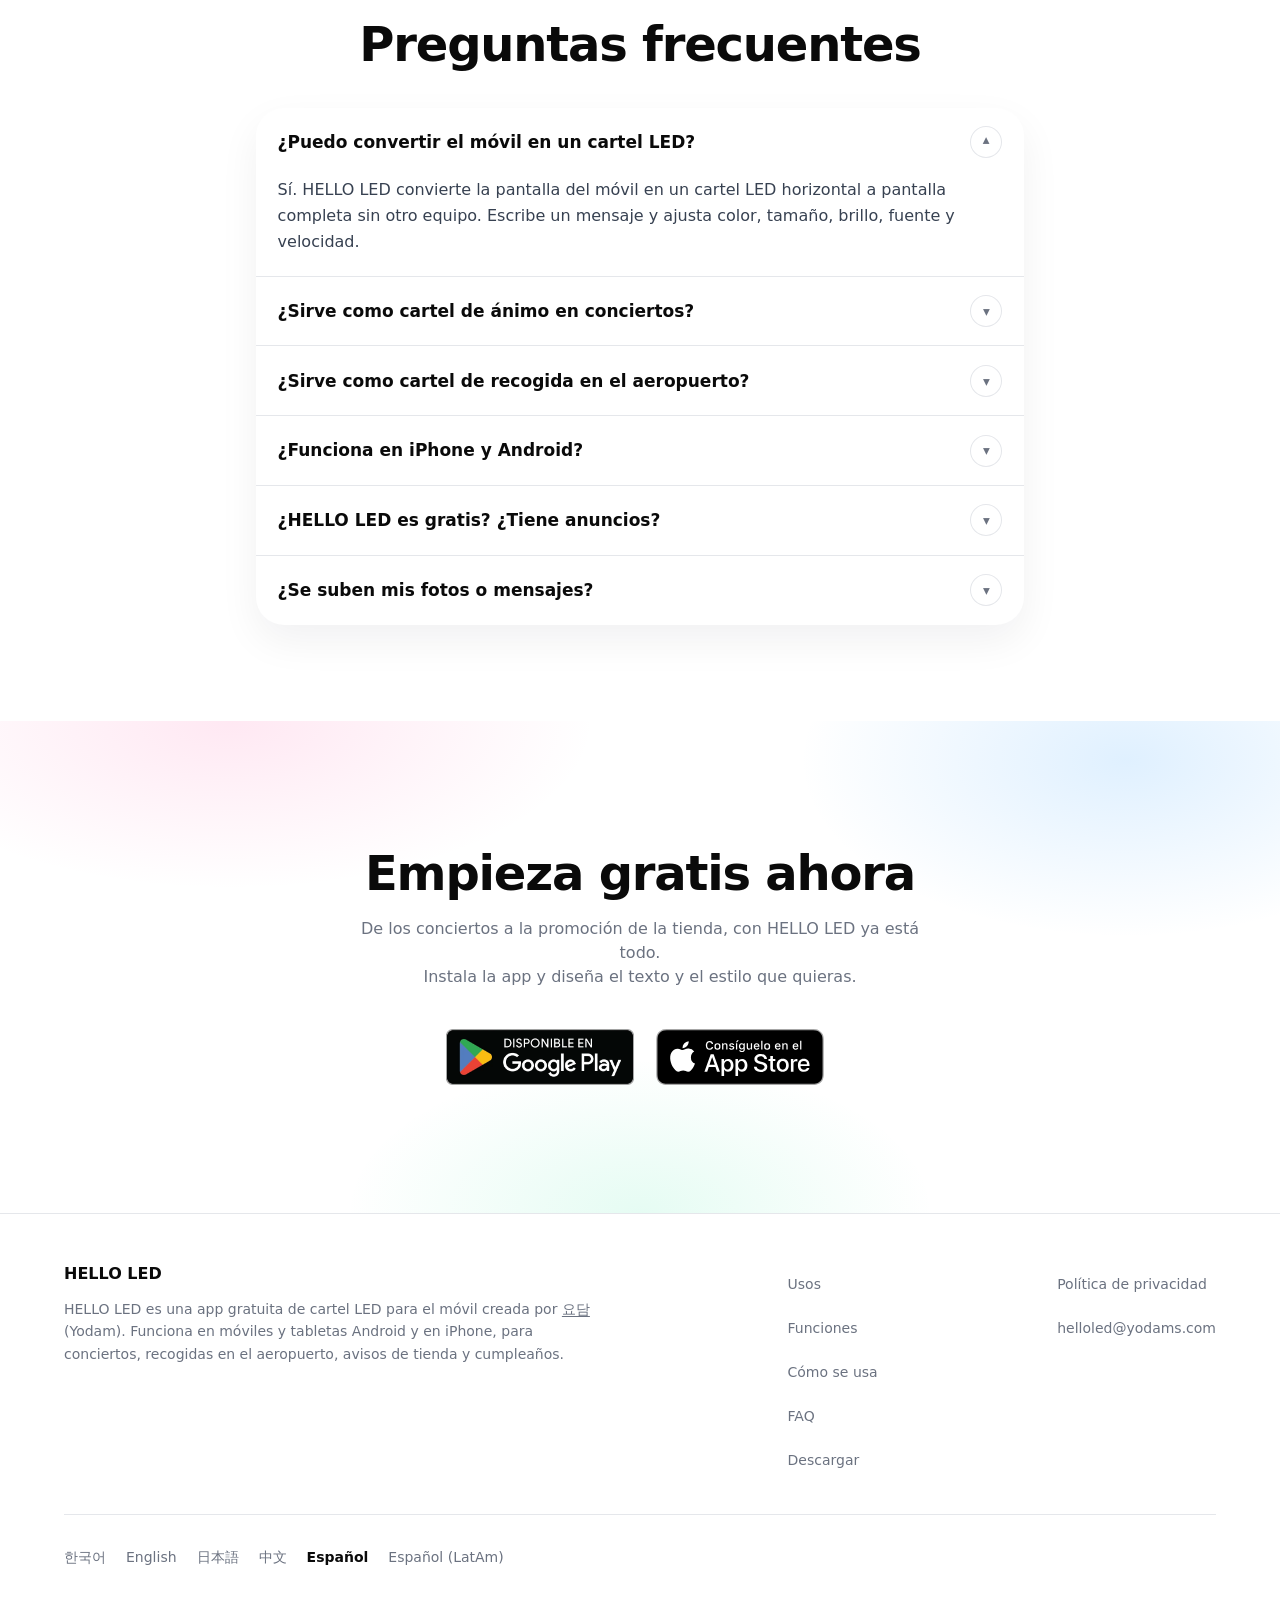
<file: es/index.html>
<!DOCTYPE html>
<html data-page-lang="es" lang="es">
<head>
  <meta charset="utf-8">
  <meta name="viewport" content="width=device-width, initial-scale=1">
  <meta name="theme-color" content="#ffffff">
  <meta name="referrer" content="strict-origin-when-cross-origin">
  <title>HELLO LED - Cartel LED para el móvil</title>
  <meta name="description" content="Usa el móvil como un cartel LED gratis. Muestra textos de conciertos, recogidas en el aeropuerto y avisos de tienda a gran tamaño y en pantalla completa horizontal. Incluye fuentes, colores neón, texto en movimiento, reloj y temporizador.">
  <meta name="robots" content="index,follow,max-image-preview:large">
  <link rel="canonical" href="https://helloled.yodams.com/es/">
  <link rel="alternate" hreflang="ko-KR" href="https://helloled.yodams.com/">
  <link rel="alternate" hreflang="en" href="https://helloled.yodams.com/en/">
  <link rel="alternate" hreflang="ja" href="https://helloled.yodams.com/ja/">
  <link rel="alternate" hreflang="zh-CN" href="https://helloled.yodams.com/zh/">
  <link rel="alternate" hreflang="es-ES" href="https://helloled.yodams.com/es/">
  <link rel="alternate" hreflang="es" href="https://helloled.yodams.com/es/">
  <link rel="alternate" hreflang="es-419" href="https://helloled.yodams.com/es-419/">
  <link rel="alternate" hreflang="es-MX" href="https://helloled.yodams.com/es-419/">
  <link rel="alternate" hreflang="es-AR" href="https://helloled.yodams.com/es-419/">
  <link rel="alternate" hreflang="es-CO" href="https://helloled.yodams.com/es-419/">
  <link rel="alternate" hreflang="es-CL" href="https://helloled.yodams.com/es-419/">
  <link rel="alternate" hreflang="es-PE" href="https://helloled.yodams.com/es-419/">
  <link rel="alternate" hreflang="es-US" href="https://helloled.yodams.com/es-419/">
  <link rel="alternate" hreflang="es-VE" href="https://helloled.yodams.com/es-419/">
  <link rel="alternate" hreflang="es-EC" href="https://helloled.yodams.com/es-419/">
  <link rel="alternate" hreflang="es-GT" href="https://helloled.yodams.com/es-419/">
  <link rel="alternate" hreflang="es-BO" href="https://helloled.yodams.com/es-419/">
  <link rel="alternate" hreflang="es-DO" href="https://helloled.yodams.com/es-419/">
  <link rel="alternate" hreflang="es-HN" href="https://helloled.yodams.com/es-419/">
  <link rel="alternate" hreflang="es-PY" href="https://helloled.yodams.com/es-419/">
  <link rel="alternate" hreflang="es-SV" href="https://helloled.yodams.com/es-419/">
  <link rel="alternate" hreflang="es-NI" href="https://helloled.yodams.com/es-419/">
  <link rel="alternate" hreflang="es-CR" href="https://helloled.yodams.com/es-419/">
  <link rel="alternate" hreflang="es-PA" href="https://helloled.yodams.com/es-419/">
  <link rel="alternate" hreflang="es-UY" href="https://helloled.yodams.com/es-419/">
  <link rel="alternate" hreflang="es-PR" href="https://helloled.yodams.com/es-419/">
  <link rel="alternate" hreflang="es-CU" href="https://helloled.yodams.com/es-419/">
  <link rel="alternate" hreflang="x-default" href="https://helloled.yodams.com/">
  <link rel="icon" type="image/png" href="/favicon.png" sizes="256x256">
  <link rel="icon" type="image/png" href="/favicon-32.png" sizes="32x32">
  <link rel="apple-touch-icon" href="/apple-touch-icon.png">
  <link rel="alternate" type="text/plain" href="https://helloled.yodams.com/llms.txt" title="HELLO LED LLM Summary">
  <meta property="og:type" content="website">
  <meta property="og:locale" content="es_ES">
  <meta property="og:locale:alternate" content="ko_KR">
  <meta property="og:locale:alternate" content="en_US">
  <meta property="og:locale:alternate" content="ja_JP">
  <meta property="og:locale:alternate" content="zh_CN">
  <meta property="og:locale:alternate" content="es_MX">
  <meta property="og:site_name" content="HELLO LED">
  <meta property="og:title" content="HELLO LED - Cartel LED para el móvil">
  <meta property="og:description" content="Usa el móvil como un cartel LED gratis. Muestra textos de conciertos, recogidas en el aeropuerto y avisos de tienda a gran tamaño y en pantalla completa horizontal. Incluye fuentes, colores neón, texto en movimiento, reloj y temporizador.">
  <meta property="og:url" content="https://helloled.yodams.com/es/">
  <meta property="og:image" content="https://helloled.yodams.com/og.png">
  <meta property="og:image:type" content="image/png">
  <meta property="og:image:width" content="1200">
  <meta property="og:image:height" content="630">
  <meta property="og:image:alt" content="Logotipo de HELLO LED: cinco puntos de colores y el nombre HELLO LED dentro de un círculo azul">
  <meta name="twitter:card" content="summary_large_image">
  <meta name="twitter:title" content="HELLO LED - Cartel LED para el móvil">
  <meta name="twitter:description" content="Usa el móvil como un cartel LED gratis. Muestra textos de conciertos, recogidas en el aeropuerto y avisos de tienda a gran tamaño y en pantalla completa horizontal. Incluye fuentes, colores neón, texto en movimiento, reloj y temporizador.">
  <meta name="twitter:image" content="https://helloled.yodams.com/og.png">
  <meta name="twitter:image:alt" content="Logotipo de HELLO LED: cinco puntos de colores y el nombre HELLO LED dentro de un círculo azul">
  <link rel="dns-prefetch" href="https://play.google.com">
  <link rel="preconnect" href="https://play.google.com" crossorigin>
  <link rel="dns-prefetch" href="https://apps.apple.com">
  <link rel="preconnect" href="https://apps.apple.com" crossorigin>
  <link rel="preload" href="/styles.css" as="style">
  <link rel="stylesheet" href="/styles.css">
  <style>
    @keyframes marquee {
      0% { transform: translateX(0); }
      100% { transform: translateX(-50%); }
    }
    @keyframes led-blink {
      0%, 100% { opacity: 1; }
      50% { opacity: 0.72; }
    }
    @keyframes phone-tilt {
      0%, 100% { transform: rotate(-3deg); }
      50% { transform: rotate(3deg); }
    }
    html { scroll-behavior: smooth; }
    #features, #uses, #how, #qa, #download { scroll-margin-top: 3rem; }
    #main { scroll-margin-top: 6.5rem; }
    #main:focus { outline: none; }
    #features .max-w-3xl > p,
    #how li > p { color: #374151; }
    #qa summary h3 { margin: 0; min-width: 0; font-size: 1.0625rem; font-weight: 700; line-height: 1.45; }
    #qa .faq-list p { color: #374151; }
    #qa a:focus-visible { outline: 2px solid #374151; outline-offset: 2px; }
    #led-input::placeholder { color: #4b5563; opacity: 1; }
    [data-i18n-html="publisherLine"] a { text-decoration: underline; text-underline-offset: 0.15em; }
    [data-i18n-html="publisherLine"] a:focus-visible { outline: 2px solid #374151; outline-offset: 2px; }
    body {
      background: #fff;
      color: #0a0a0a;
      font-family: system-ui, "Segoe UI", Roboto, "Helvetica Neue", Arial, sans-serif;
    }
    .neon-word { color: #0e7490; }
    .js .reveal {
      transform: translateY(12px);
      transition: transform 0.65s ease;
    }
    .js .reveal.is-visible {
      transform: translateY(0);
    }
    .hero-wash {
      background:
        radial-gradient(520px 240px at 18% 0%, rgba(255, 92, 168, 0.14), transparent 70%),
        radial-gradient(480px 260px at 88% 8%, rgba(59, 163, 255, 0.16), transparent 68%),
        radial-gradient(420px 220px at 50% 100%, rgba(46, 229, 157, 0.12), transparent 70%);
    }
    .device {
      background: linear-gradient(180deg, #2a2a2a, #111);
      box-shadow:
        0 30px 70px rgba(15, 23, 42, 0.16),
        inset 0 1px 0 rgba(255, 255, 255, 0.18);
    }
    .lang-switch { position: relative; display: inline-flex; }
    #lang {
      appearance: none;
      -webkit-appearance: none;
      box-sizing: border-box;
      position: absolute;
      inset: 0;
      width: 100%;
      height: 100%;
      min-height: 0;
      color: transparent;
      font-size: 0.8125rem;
      padding: 0 1.35rem 0 0.75rem;
      background-image: url("data:image/svg+xml,%3Csvg xmlns='http://www.w3.org/2000/svg' width='12' height='12' viewBox='0 0 12 12'%3E%3Cpath d='M2.5 4.5 6 8l3.5-3.5' fill='none' stroke='%230a0a0a' stroke-width='1.5' stroke-linecap='round' stroke-linejoin='round'/%3E%3C/svg%3E");
      background-repeat: no-repeat;
      background-position: right 0.35rem center;
      background-size: 0.55rem;
    }
    #lang option { color: #0a0a0a; }
    .lang-switch-label {
      position: relative;
      display: flex;
      align-items: center;
      justify-content: center;
      pointer-events: none;
      white-space: nowrap;
      height: 32px;
      padding: 0 1.35rem 0 0.75rem;
      font-size: 0.8125rem;
      font-weight: 600;
    }
    .marquee-track {
      display: flex;
      width: max-content;
      animation: marquee 12s linear infinite;
    }
    .led-screen { container-type: size; }
    .led-text {
      font-size: 75.25cqh;
      line-height: 1;
      font-weight: 800;
      letter-spacing: 0.04em;
      white-space: nowrap;
      color: #00E5FF;
      text-shadow: 0 0 10px rgba(0, 229, 255, 0.9), 0 0 28px rgba(59, 163, 255, 0.7);
      animation: led-blink 2.4s ease-in-out infinite;
    }
    details summary { list-style: none; }
    details summary::-webkit-details-marker { display: none; }
    details[open] .faq-chevron { transform: rotate(180deg); }
    .store-badge {
      display: block;
      width: 11.75rem;
      height: 3.5rem;
      object-fit: contain;
      object-position: center;
    }
    .feature-card {
      display: flex;
      flex-direction: column;
      overflow: hidden;
      border-radius: 1.75rem;
      background: #fff;
      box-shadow: 0 16px 40px rgba(15, 23, 42, 0.06);
    }
    .feature-card figure { margin: 0; }
    .feature-card img { display: block; width: 100%; height: auto; }
    .feature-copy {
      display: flex;
      flex: 1;
      flex-direction: column;
      padding: 1.35rem 1.5rem 1.5rem;
    }
    .feature-kicker { margin-top: 0.35rem; font-size: 0.875rem; font-weight: 600; color: #374151; }
    .feature-body { margin-top: 0.7rem; color: #374151; line-height: 1.6; }
    .feature-note { margin-top: auto; padding-top: 1rem; font-size: 0.75rem; color: #6b7280; }
    .swatches { display: flex; gap: 0.55rem; margin-top: 0.9rem; }
    .swatches span { width: 1.35rem; height: 1.35rem; border-radius: 999px; box-shadow: inset 0 0 0 1px rgba(0, 0, 0, 0.06); }
    .phone-stage {
      display: flex;
      align-items: center;
      justify-content: center;
      margin: 0;
      padding: 1.35rem 1.15rem;
      background:
        radial-gradient(120% 80% at 50% 50%, rgba(0, 229, 255, 0.16), transparent 62%),
        #050505;
      aspect-ratio: 16 / 9;
    }
    .phone-tilt {
      position: relative;
      width: 100%;
      container-type: size;
      aspect-ratio: 19.5 / 9;
      animation: phone-tilt 5s ease-in-out infinite;
    }
    .phone-screen {
      position: absolute;
      inset: 7% 3%;
      border-radius: 0.85rem;
      background: #050505;
      display: flex;
      align-items: center;
      justify-content: center;
      overflow: hidden;
      color: #00E5FF;
      font-weight: 800;
      letter-spacing: 0.03em;
      line-height: 1;
      white-space: nowrap;
      font-size: clamp(2.75rem, 15cqw, 5.75rem);
      text-shadow: 0 0 12px rgba(0, 229, 255, 0.95), 0 0 28px rgba(59, 163, 255, 0.7);
    }
    .how-list {
      display: grid;
      gap: 1rem;
      margin: 2.75rem 0 0;
      padding: 0;
      list-style: none;
    }
    .use-grid {
      display: grid;
      gap: 1rem;
      margin: 2.5rem 0 0;
    }
    .use-grid h3 { margin: 0; font-size: 1.125rem; font-weight: 700; color: #0a0a0a; }
    .use-grid p { margin: 0.45rem 0 0; color: #374151; line-height: 1.6; }
    @media (min-width: 640px) {
      .use-grid { grid-template-columns: repeat(2, minmax(0, 1fr)); gap: 1.25rem; }
      .use-grid h3 { font-size: 1.25rem; }
    }
    .how-step {
      position: relative;
      border: 1px solid #ececec;
      border-radius: 1.5rem;
      background: #fff;
      padding: 1.5rem 1.4rem 1.6rem;
      box-shadow: 0 12px 32px rgba(15, 23, 42, 0.05);
    }
    .how-index {
      position: relative;
      z-index: 1;
      display: flex;
      width: 2.75rem;
      height: 2.75rem;
      align-items: center;
      justify-content: center;
      border-radius: 999px;
      font-weight: 800;
      color: #0a0a0a;
    }
    .how-step h3 { margin: 1.1rem 0 0; font-size: 1.125rem; font-weight: 700; color: #0a0a0a; }
    .how-step p { margin: 0.45rem 0 0; color: #6b7280; line-height: 1.6; }
    .faq-list {
      margin-top: 2.5rem;
      overflow: hidden;
      border-radius: 1.75rem;
      background: #fff;
      box-shadow: 0 16px 40px rgba(15, 23, 42, 0.06);
    }
    .faq-list details + details { border-top: 1px solid #e5e7eb; }
    .faq-list summary { padding: 1.15rem 1.35rem; }
    .faq-list details[open] summary { background: transparent; }
    .faq-list p { margin: 0; padding: 0 1.35rem 1.25rem; line-height: 1.65; }
    .faq-chevron {
      display: inline-flex;
      width: 2rem;
      height: 2rem;
      align-items: center;
      justify-content: center;
      border-radius: 999px;
      background: transparent;
      box-shadow: inset 0 0 0 1px #e5e7eb;
      font-size: 0.85rem;
    }
    @media (min-width: 768px) {
      .how-list { grid-template-columns: repeat(3, 1fr); gap: 1.25rem; }
    }
    @media (prefers-reduced-motion: reduce) {
      html { scroll-behavior: auto; }
      .js .reveal { opacity: 1; transform: none; transition: none; }
      .marquee-track, .led-text { animation: none !important; }
      .phone-tilt { animation: none !important; transform: none; }
    }
  </style>
  <script type="application/ld+json">
{
  "@context": "https://schema.org",
  "@graph": [
    {
      "@type": "Organization",
      "@id": "https://helloled.yodams.com/#organization",
      "name": "HELLO LED",
      "legalName": "요담",
      "alternateName": "Yodam",
      "url": "https://helloled.yodams.com/",
      "email": "helloled@yodams.com",
      "logo": {
        "@type": "ImageObject",
        "url": "https://helloled.yodams.com/favicon.png",
        "width": 256,
        "height": 256
      },
      "description": "HELLO LED es una aplicación gratuita de cartel LED para móvil creada por 요담 (Yodam). Convierte la pantalla de un móvil, una tableta Android o un iPhone en un cartel LED horizontal a pantalla completa, para carteles de ánimo en conciertos, recogidas en el aeropuerto, promociones de tienda y cumpleaños. Ofrece cinco colores neón y un color propio, 11 fuentes, tamaño, brillo y velocidad ajustables, y efectos de parpadeo y brillo, y muestra la hora actual, una cuenta atrás D-Day y un temporizador con números LED. Las fotos de la galería se convierten en imágenes de puntos LED en el dispositivo, los favoritos guardan hasta 8 mensajes que se reproducen en orden y los mensajes se pueden igualar entre apps HELLO LED en la misma Wi-Fi. La conversión de fotos y la sincronización no usan un servidor externo. Un mensaje guardado se puede mostrar en el widget de Android, disponible solo en Android. El sitio muestra la versión 1.0.4.",
      "sameAs": [
        "https://play.google.com/store/apps/details?id=com.yodam.helloled",
        "https://apps.apple.com/app/id6816627023",
        "https://yodams.com/",
        "https://github.com/leeyodam/helloled"
      ],
      "contactPoint": {
        "@type": "ContactPoint",
        "contactType": "customer support",
        "email": "helloled@yodams.com",
        "availableLanguage": [
          "ko",
          "en",
          "ja",
          "zh-Hans",
          "es",
          "es-419"
        ]
      }
    },
    {
      "@type": "Service",
      "@id": "https://helloled.yodams.com/#service",
      "name": "HELLO LED",
      "serviceType": "Aplicación de cartel LED móvil",
      "description": "HELLO LED es una aplicación gratuita de cartel LED para móvil creada por 요담 (Yodam). Convierte la pantalla de un móvil, una tableta Android o un iPhone en un cartel LED horizontal a pantalla completa, para carteles de ánimo en conciertos, recogidas en el aeropuerto, promociones de tienda y cumpleaños. Ofrece cinco colores neón y un color propio, 11 fuentes, tamaño, brillo y velocidad ajustables, y efectos de parpadeo y brillo, y muestra la hora actual, una cuenta atrás D-Day y un temporizador con números LED. Las fotos de la galería se convierten en imágenes de puntos LED en el dispositivo, los favoritos guardan hasta 8 mensajes que se reproducen en orden y los mensajes se pueden igualar entre apps HELLO LED en la misma Wi-Fi. La conversión de fotos y la sincronización no usan un servidor externo. Un mensaje guardado se puede mostrar en el widget de Android, disponible solo en Android. El sitio muestra la versión 1.0.4.",
      "url": "https://helloled.yodams.com/es/",
      "provider": {
        "@id": "https://helloled.yodams.com/#organization"
      },
      "isRelatedTo": {
        "@id": "https://helloled.yodams.com/#app"
      },
      "areaServed": "Worldwide",
      "availableChannel": [
        {
          "@type": "ServiceChannel",
          "serviceUrl": "https://play.google.com/store/apps/details?id=com.yodam.helloled",
          "availableLanguage": [
            "ko",
            "en",
            "ja",
            "zh-Hans",
            "es",
            "es-419"
          ]
        },
        {
          "@type": "ServiceChannel",
          "serviceUrl": "https://apps.apple.com/app/id6816627023",
          "availableLanguage": [
            "ko",
            "en",
            "ja",
            "zh-Hans",
            "es",
            "es-419"
          ]
        }
      ],
      "offers": [
        {
          "@type": "Offer",
          "price": "0",
          "priceCurrency": "KRW",
          "availability": "https://schema.org/InStock",
          "url": "https://play.google.com/store/apps/details?id=com.yodam.helloled"
        },
        {
          "@type": "Offer",
          "price": "0",
          "priceCurrency": "KRW",
          "availability": "https://schema.org/InStock",
          "url": "https://apps.apple.com/app/id6816627023"
        }
      ]
    },
    {
      "@type": "WebSite",
      "@id": "https://helloled.yodams.com/#website",
      "url": "https://helloled.yodams.com/",
      "name": "HELLO LED",
      "alternateName": "헬로 LED",
      "description": "Sitio oficial de HELLO LED. Instala gratis la app de cartel LED en Google Play o en el App Store.",
      "inLanguage": "es",
      "publisher": {
        "@id": "https://helloled.yodams.com/#organization"
      },
      "potentialAction": [
        {
          "@type": "DownloadAction",
          "name": "Descargar HELLO LED",
          "target": {
            "@type": "EntryPoint",
            "urlTemplate": "https://play.google.com/store/apps/details?id=com.yodam.helloled",
            "actionPlatform": [
              "https://schema.org/AndroidPlatform"
            ]
          }
        },
        {
          "@type": "DownloadAction",
          "name": "Descargar HELLO LED",
          "target": {
            "@type": "EntryPoint",
            "urlTemplate": "https://apps.apple.com/app/id6816627023",
            "actionPlatform": [
              "https://schema.org/IOSPlatform"
            ]
          }
        }
      ]
    },
    {
      "@type": "WebPage",
      "@id": "https://helloled.yodams.com/es/#webpage",
      "url": "https://helloled.yodams.com/es/",
      "name": "HELLO LED - Cartel LED para el móvil",
      "description": "Usa el móvil como un cartel LED gratis. Muestra textos de conciertos, recogidas en el aeropuerto y avisos de tienda a gran tamaño y en pantalla completa horizontal. Incluye fuentes, colores neón, texto en movimiento, reloj y temporizador.",
      "inLanguage": "es",
      "isPartOf": {
        "@id": "https://helloled.yodams.com/#website"
      },
      "about": [
        {
          "@id": "https://helloled.yodams.com/#app"
        },
        {
          "@id": "https://helloled.yodams.com/#service"
        }
      ],
      "mainEntity": {
        "@id": "https://helloled.yodams.com/#app"
      },
      "hasPart": [
        {
          "@id": "https://helloled.yodams.com/es/#howto"
        },
        {
          "@id": "https://helloled.yodams.com/es/#faq"
        }
      ],
      "datePublished": "2026-09-21",
      "dateModified": "2026-11-04",
      "primaryImageOfPage": {
        "@type": "ImageObject",
        "url": "https://helloled.yodams.com/og.png",
        "width": 1200,
        "height": 630,
        "caption": "Logotipo de HELLO LED sobre un círculo azul"
      },
      "image": [
        {
          "@type": "ImageObject",
          "url": "https://helloled.yodams.com/screens/led-marquee.png",
          "width": 960,
          "height": 540,
          "caption": "Pantalla de la app HELLO LED con un mensaje de ánimo en neón rosa"
        },
        {
          "@type": "ImageObject",
          "url": "https://helloled.yodams.com/screens/led-clock.png",
          "width": 960,
          "height": 540,
          "caption": "Pantalla de HELLO LED: reloj 21:48 en horizontal"
        },
        {
          "@type": "ImageObject",
          "url": "https://helloled.yodams.com/screens/led-dots.png",
          "width": 960,
          "height": 540,
          "caption": "Pantalla de HELLO LED: dos corazones rosas hechos de puntos"
        }
      ]
    },
    {
      "@type": [
        "SoftwareApplication",
        "MobileApplication"
      ],
      "@id": "https://helloled.yodams.com/#app",
      "name": "HELLO LED",
      "alternateName": "헬로 LED",
      "applicationCategory": "UtilitiesApplication",
      "operatingSystem": "Android, iOS",
      "softwareVersion": "1.0.4",
      "isAccessibleForFree": true,
      "inLanguage": [
        "ko",
        "en",
        "ja",
        "zh-Hans",
        "es",
        "es-419"
      ],
      "description": "Usa el móvil como un cartel LED gratis. Muestra textos de conciertos, recogidas en el aeropuerto y avisos de tienda a gran tamaño y en pantalla completa horizontal. Incluye fuentes, colores neón, texto en movimiento, reloj y temporizador.",
      "featureList": [
        "Cinco colores neón (rojo, amarillo, verde, azul, rosa) o un color propio, tamaño de texto, brillo, velocidad, efectos de parpadeo y brillo y 11 fuentes",
        "Cartel LED a pantalla completa solo en horizontal, con la pantalla siempre encendida",
        "Hora actual, cuenta atrás D-Day y temporizador",
        "Fotos de la galería a puntos LED en el dispositivo, sin subirlas a un servidor",
        "8 categorías de frases: ánimo, cumpleaños, aeropuerto, tienda, amor, exámenes, bienvenida y gracias",
        "Favoritos y reproducción de hasta 8 mensajes en orden",
        "Sincronización de mensajes con HELLO LED en la misma Wi-Fi, sin servidor",
        "Mensaje guardado en el widget de Android. Solo Android"
      ],
      "url": "https://play.google.com/store/apps/details?id=com.yodam.helloled",
      "downloadUrl": "https://play.google.com/store/apps/details?id=com.yodam.helloled",
      "installUrl": "https://apps.apple.com/app/id6816627023",
      "sameAs": [
        "https://play.google.com/store/apps/details?id=com.yodam.helloled",
        "https://apps.apple.com/app/id6816627023"
      ],
      "screenshot": [
        "https://helloled.yodams.com/screens/led-marquee.png",
        "https://helloled.yodams.com/screens/led-clock.png",
        "https://helloled.yodams.com/screens/led-dots.png"
      ],
      "offers": [
        {
          "@type": "Offer",
          "price": "0",
          "priceCurrency": "KRW",
          "availability": "https://schema.org/InStock",
          "url": "https://play.google.com/store/apps/details?id=com.yodam.helloled"
        },
        {
          "@type": "Offer",
          "price": "0",
          "priceCurrency": "KRW",
          "availability": "https://schema.org/InStock",
          "url": "https://apps.apple.com/app/id6816627023"
        }
      ],
      "author": {
        "@id": "https://helloled.yodams.com/#organization"
      },
      "publisher": {
        "@id": "https://helloled.yodams.com/#organization"
      }
    },
    {
      "@type": "HowTo",
      "@id": "https://helloled.yodams.com/es/#howto",
      "name": "Cómo crear un cartel LED con el móvil",
      "description": "No hace falta otro equipo: basta con ajustar el mensaje y los efectos en HELLO LED.",
      "inLanguage": "es",
      "totalTime": "PT1M",
      "step": [
        {
          "@type": "HowToStep",
          "position": 1,
          "name": "Escribe el mensaje que quieres mostrar",
          "text": "Escribe un ánimo para un concierto, un nombre para el aeropuerto, una rebaja de tu tienda o un cumpleaños, o elige uno de los ocho ajustes."
        },
        {
          "@type": "HowToStep",
          "position": 2,
          "name": "Ajusta el color y el tamaño del texto",
          "text": "Elige un color neón y una fuente, y ajusta tamaño, brillo y velocidad para que el mensaje se lea de lejos. Los efectos de parpadeo y brillo se configuran aquí."
        },
        {
          "@type": "HowToStep",
          "position": 3,
          "name": "Activa el cartel a pantalla completa",
          "text": "Gira el móvil en horizontal y muestra el mensaje en toda la pantalla. La pantalla sigue encendida mientras se muestra el cartel."
        }
      ]
    },
    {
      "@type": "FAQPage",
      "@id": "https://helloled.yodams.com/es/#faq",
      "url": "https://helloled.yodams.com/es/#qa",
      "inLanguage": "es",
      "isPartOf": {
        "@id": "https://helloled.yodams.com/es/#webpage"
      },
      "mainEntity": [
        {
          "@type": "Question",
          "name": "¿Puedo convertir el móvil en un cartel LED?",
          "acceptedAnswer": {
            "@type": "Answer",
            "text": "Sí. HELLO LED convierte la pantalla del móvil en un cartel LED horizontal a pantalla completa sin otro equipo. Escribe un mensaje y ajusta color, tamaño, brillo, fuente y velocidad."
          }
        },
        {
          "@type": "Question",
          "name": "¿Sirve como cartel de ánimo en conciertos?",
          "acceptedAnswer": {
            "@type": "Answer",
            "text": "Sí. Escribe el mensaje de apoyo que quieres enviar a tu artista o elige un ajuste, y combina el color neón, la fuente y la velocidad para que se lea en una sala a oscuras."
          }
        },
        {
          "@type": "Question",
          "name": "¿Sirve como cartel de recogida en el aeropuerto?",
          "acceptedAnswer": {
            "@type": "Answer",
            "text": "Sí. Escribe el nombre o una frase de bienvenida y muéstralo grande en el móvil. Funciona como cartel digital en la llegada."
          }
        },
        {
          "@type": "Question",
          "name": "¿Funciona en iPhone y Android?",
          "acceptedAnswer": {
            "@type": "Answer",
            "text": "Sí. Funciona en móviles y tabletas Android y en iPhone. Instálala desde Google Play o el App Store."
          }
        },
        {
          "@type": "Question",
          "name": "¿HELLO LED es gratis? ¿Tiene anuncios?",
          "acceptedAnswer": {
            "@type": "Answer",
            "text": "Sí, HELLO LED se instala gratis. Eso sí, en la pantalla de edición puede aparecer un anuncio de banner, y antes de abrir el cartel LED a pantalla completa puede aparecer un anuncio a pantalla completa. El cartel que muestra tu mensaje LED no lleva anuncios de banner."
          }
        },
        {
          "@type": "Question",
          "name": "¿Se suben mis fotos o mensajes?",
          "acceptedAnswer": {
            "@type": "Answer",
            "text": "No. La conversión de fotos a puntos se hace en el dispositivo y los mensajes y ajustes se quedan en el móvil. Igualar mensajes entre apps HELLO LED en la misma Wi-Fi tampoco usa un servidor externo."
          }
        }
      ]
    }
  ]
}
  </script>
</head>
<body class="bg-white text-ink antialiased">
  <script>document.documentElement.classList.add('js');</script>
  <a href="#main" class="sr-only focus:not-sr-only focus:absolute focus:left-4 focus:top-4 focus:z-[60] focus:rounded-full focus:bg-ink focus:px-4 focus:py-2 focus:text-white" data-i18n="skip">Saltar al contenido</a>

  <header class="sticky top-0 z-50 border-b border-line/80 bg-white/80 backdrop-blur-md">
    <nav class="mx-auto flex max-w-6xl items-center justify-between gap-3 px-5 py-2.5" aria-label="Principal" data-i18n-aria="navLabel">
      <a href="/es/" class="inline-flex min-h-11 shrink-0 items-center gap-2 whitespace-nowrap font-extrabold tracking-tight focus-visible:outline focus-visible:outline-2 focus-visible:outline-offset-2 focus-visible:outline-gray-700" data-home-link>
        <span class="flex gap-0.5" aria-hidden="true">
          <span class="h-2 w-2 rounded-full bg-neonPink"></span>
          <span class="h-2 w-2 rounded-full bg-neonRed"></span>
          <span class="h-2 w-2 rounded-full bg-neonYellow"></span>
          <span class="h-2 w-2 rounded-full bg-neonGreen"></span>
          <span class="h-2 w-2 rounded-full bg-neonBlue"></span>
        </span>
        <span lang="en" aria-hidden="true">HELLO LED</span>
        <span class="sr-only" data-i18n-html="homeLabel">Inicio de <b lang="en">HELLO LED</b></span>
      </a>
      <div class="flex items-center gap-2">
        <label class="sr-only" for="lang" data-i18n="langLabel">Idioma</label>
        <div class="lang-switch">
          <select id="lang" class="rounded-full border border-line bg-white font-semibold text-ink focus-visible:outline focus-visible:outline-2 focus-visible:outline-offset-2 focus-visible:outline-gray-700" aria-label="Idioma" data-i18n-aria="langLabel">
            <option value="ko" lang="ko">한국어</option>
            <option value="en" lang="en">English</option>
            <option value="ja" lang="ja">日本語</option>
            <option value="zh" lang="zh-Hans">中文</option>
            <option value="es" selected lang="es">Español</option>
            <option value="es_419" lang="es-419">Español (LatAm)</option>
          </select>
          <span class="lang-switch-label" aria-hidden="true">Español</span>
        </div>
      </div>
    </nav>
  </header>

  <main id="main" tabindex="-1">
    <section class="hero-wash relative overflow-hidden px-5 pb-12 pt-12 sm:pb-16 sm:pt-16">
      <div class="relative mx-auto max-w-3xl text-center">
        <p class="mb-4 text-sm font-semibold tracking-wide text-muted" data-i18n="kicker">App de cartel LED para el móvil</p>
        <h1 class="text-[clamp(2.15rem,5.4vw,3.75rem)] font-extrabold leading-[1.18] tracking-[-0.035em]">
          <span class="neon-word" lang="en" data-i18n="heroAccent">HELLO LED</span><br>
          <span data-i18n="heroLine1">Tu móvil, un cartel LED</span>
        </h1>
        <p class="mx-auto mt-5 max-w-2xl text-base leading-relaxed text-muted sm:text-lg" data-i18n="heroBody">Un cartel LED que terminas en el móvil. Muestra en grande los textos de conciertos, recogidas en el aeropuerto y avisos de tienda. Las fuentes siguen llegando, y puedes jugar con los colores, el desplazamiento y el brillo.</p>
        <div class="mx-auto mt-8 flex max-w-xl flex-wrap items-center justify-center gap-3" id="download-hero">
            <a class="inline-flex focus-visible:outline focus-visible:outline-2 focus-visible:outline-offset-2 focus-visible:outline-gray-700" href="https://play.google.com/store/apps/details?id=com.yodam.helloled" target="_blank" rel="noopener noreferrer" aria-label="Disponible en Google Play, pestaña nueva" data-i18n-aria="playAlt">
              <picture>
                <source type="image/webp" srcset="/badges/play-es.webp">
                <img
                  data-badge="play"
                  data-i18n-alt="playAlt"
                  src="/badges/play-es.png"
                  width="215"
                  height="64"
                  decoding="async"
                  fetchpriority="high"
                  class="store-badge"
                  alt="Disponible en Google Play, pestaña nueva"
                >
              </picture>
            </a>
            <a class="inline-flex focus-visible:outline focus-visible:outline-2 focus-visible:outline-offset-2 focus-visible:outline-gray-700" href="https://apps.apple.com/app/id6816627023" target="_blank" rel="noopener noreferrer" aria-label="Consíguelo en el App Store, pestaña nueva" data-i18n-aria="appleAlt">
              <img
                data-badge="apple"
                data-i18n-alt="appleAlt"
                src="/badges/apple-es.svg"
                width="130"
                height="40"
                decoding="async"
                class="store-badge"
                alt="Consíguelo en el App Store, pestaña nueva"
              >
            </a>
        </div>
      </div>

      <div class="mx-auto mt-8 w-full max-w-3xl px-1 sm:mt-10">
        <figure class="mx-auto w-full max-w-[720px]">
          <div class="device rounded-[1.85rem] p-2.5 sm:rounded-[2.1rem] sm:p-3" aria-hidden="true">
            <div class="led-screen relative overflow-hidden rounded-[1.35rem] bg-black sm:rounded-[1.5rem]" style="aspect-ratio: 19.5 / 9;">
              <div class="absolute left-2 top-1/2 z-10 h-16 w-1.5 -translate-y-1/2 rounded-full bg-neutral-950 sm:h-20 sm:w-2"></div>
              <div class="absolute inset-0 flex items-center overflow-hidden bg-[#050505]">
                <div class="marquee-track items-center gap-16 px-6" id="marquee-track">
                  <span class="led-text" id="led-a">HELLO LED</span>
                  <span class="led-text" id="led-b">HELLO LED</span>
                  <span class="led-text" id="led-c">HELLO LED</span>
                  <span class="led-text" id="led-d">HELLO LED</span>
                </div>
              </div>
            </div>
          </div>
          <figcaption id="preview-caption" class="sr-only" data-i18n-html="previewCaption">Vista previa del panel LED a pantalla completa en horizontal</figcaption>
        </figure>

        <div id="try" class="mx-auto mt-6 max-w-xl">
          <label for="led-input" class="mb-2 block text-center text-sm font-semibold text-ink" data-i18n-html="previewLabel">Vista previa del cartel <span lang="en">HELLO LED</span></label>
          <input
            id="led-input"
            type="text"
            maxlength="80"
            autocomplete="off"
            placeholder="Escribe un mensaje."
            data-i18n-placeholder="previewPlaceholder"
            class="w-full rounded-2xl border border-line bg-white px-4 py-3.5 text-base text-ink placeholder:text-neutral-400 focus:border-ink focus:outline-none focus:ring-2 focus:ring-ink/20"
          >
        </div>
      </div>
    </section>

    <section id="uses" class="px-5 py-20 sm:py-28" aria-labelledby="uses-title">
      <div class="mx-auto max-w-6xl">
        <div class="mx-auto max-w-3xl text-center">
          <h2 id="uses-title" class="reveal text-3xl font-extrabold tracking-tight sm:text-5xl" data-i18n="usesTitle">Empieza en el móvil, sin equipo</h2>
          <p class="reveal mx-auto mt-5 text-lg leading-relaxed text-muted" data-i18n-html="usesLead">Sin un cartel pesado ni un equipo de letreros.<br>Úsalo en un concierto, en el aeropuerto o como cartel digital de la tienda.</p>
        </div>
        <div class="use-grid">
          <article class="use-card reveal">
            <figure>
              <div class="use-screen" aria-hidden="true"><span class="use-led use-led-pink">Ánimo</span></div>
              <figcaption class="sr-only">Pantalla de ejemplo. Ánimo en neón rosa</figcaption>
            </figure>
            <div class="use-copy">
              <h3 data-i18n="useConcertTitle">Un cartel LED que llama al artista</h3>
              <p data-i18n="useConcertBody">Muestra en grande el mensaje para tu artista. Escríbelo o elige un preset, y ajusta el color neón, la fuente y la velocidad en el mismo paso.</p>
            </div>
          </article>
          <article class="use-card reveal">
            <figure>
              <div class="use-screen" aria-hidden="true"><span class="use-led use-led-blue">Welcome</span></div>
              <figcaption class="sr-only">Pantalla de ejemplo. Welcome en neón azul</figcaption>
            </figure>
            <div class="use-copy">
              <h3 data-i18n="useAirportTitle">Tablero de aeropuerto, sin papel</h3>
              <p data-i18n="useAirportBody">Llena la pantalla con el nombre y un mensaje de bienvenida. Recibe a esa persona con un cartel digital, sin papel.</p>
            </div>
          </article>
          <article class="use-card reveal">
            <figure>
              <div class="use-screen" aria-hidden="true"><span class="use-led use-led-yellow">SALE</span></div>
              <figcaption class="sr-only">Pantalla de ejemplo. SALE en neón amarillo</figcaption>
            </figure>
            <div class="use-copy">
              <h3 data-i18n="useShopTitle">Un cartel LED de tienda que llama la atención</h3>
              <p data-i18n="useShopBody">Anuncia ofertas, horario y números de pedido con el móvil. Las frases que deben destacar, como OPEN o SALE, pueden ir en texto LED en movimiento.</p>
            </div>
          </article>
          <article class="use-card reveal">
            <figure>
              <div class="use-screen" aria-hidden="true"><span class="use-led use-led-green">Cumple</span></div>
              <figcaption class="sr-only">Pantalla de ejemplo. Cumple en neón verde</figcaption>
            </figure>
            <div class="use-copy">
              <h3 data-i18n="usePartyTitle">Un mensaje para un día especial</h3>
              <p data-i18n="usePartyBody">Muestra un cumpleaños, una declaración, ánimo para un examen o una bienvenida. Ocho presets, como cumpleaños, ánimo, amor y gracias, lo dejan listo al momento.</p>
            </div>
          </article>
        </div>
      </div>
    </section>

    <section id="features" class="px-5 py-20 sm:py-28" aria-labelledby="features-title">
      <div class="mx-auto max-w-6xl">
        <div class="mx-auto max-w-3xl text-center">
          <h2 id="features-title" class="reveal text-3xl font-extrabold tracking-tight sm:text-5xl" data-i18n="featuresTitle">Más que un cartel</h2>
          <p class="reveal mx-auto mt-5 text-lg leading-relaxed text-muted" data-i18n="featuresLead">El texto a medida es la base. Suma un reloj LED, una cuenta atrás D-day, un temporizador y la conversión de fotos a puntos.</p>
        </div>

        <div class="mt-14 grid gap-5 sm:grid-cols-2">
          <article class="feature-card reveal">
            <figure aria-labelledby="custom-caption">
              <picture>
                <source type="image/webp" srcset="/screens/led-marquee.webp">
                <img
                  src="/screens/led-marquee.png"
                  width="960"
                  height="540"
                  loading="lazy"
                  decoding="async"
                  data-i18n-alt="marqueeAlt"
                  alt="Pantalla de HELLO LED con un mensaje de ánimo en neón rosa"
                >
              </picture>
            </figure>
            <div class="feature-copy">
              <h3 class="text-xl font-bold sm:text-2xl" data-i18n="customTitle">Un diseño a tu gusto</h3>
              <p class="feature-kicker" data-i18n="customKicker">Del color neón al parpadeo</p>
              <div class="swatches" aria-hidden="true">
                <span class="bg-neonRed"></span>
                <span class="bg-neonYellow"></span>
                <span class="bg-neonGreen"></span>
                <span class="bg-neonBlue"></span>
                <span class="bg-neonPink"></span>
              </div>
              <p class="feature-body" data-i18n="customBody">Hay cinco colores neón, un color a medida y varias fuentes. Ajusta el tamaño, el brillo y la velocidad, y también el parpadeo y el efecto de luz.</p>
              <p id="custom-caption" class="feature-note" data-i18n="customCaption">Pantalla de la app: texto horizontal con color y fuente</p>
            </div>
          </article>

          <article class="feature-card reveal">
            <div class="phone-stage" aria-hidden="true">
              <div class="phone-tilt device rounded-[1.15rem] sm:rounded-[1.35rem]">
                <span class="phone-screen">HELLO LED</span>
              </div>
            </div>
            <div class="feature-copy">
              <h3 class="text-xl font-bold sm:text-2xl" data-i18n="wideTitle">Se lee de lejos y la pantalla no se apaga</h3>
              <p class="feature-kicker" data-i18n="wideKicker">Letras que llenan la pantalla</p>
              <p class="feature-body" data-i18n="wideBody">Al girarlo en horizontal, toda la pantalla pasa a ser un cartel LED. Se lee con claridad desde lejos y no se apaga mientras lo usas.</p>
            </div>
          </article>

          <article class="feature-card reveal">
            <figure aria-labelledby="clock-caption">
              <picture>
                <source type="image/webp" srcset="/screens/led-clock.webp">
                <img
                  src="/screens/led-clock.png"
                  width="960"
                  height="540"
                  loading="lazy"
                  decoding="async"
                  data-i18n-alt="clockAlt"
                  alt="Reloj 21:48 en la pantalla completa horizontal de HELLO LED"
                >
              </picture>
            </figure>
            <div class="feature-copy">
              <h3 class="text-xl font-bold sm:text-2xl" data-i18n="clockTitle">Reloj, D-day y temporizador en LED</h3>
              <p class="feature-kicker" data-i18n="clockKicker">La hora en grande, en lugar del texto</p>
              <p class="feature-body" data-i18n="clockBody">Muestra la hora, una cuenta atrás o un temporizador con dígitos LED claros. Sirve para un evento o para la espera en la tienda.</p>
              <p id="clock-caption" class="feature-note" data-i18n="clockCaption">Pantalla de la app: reloj en el cartel horizontal</p>
            </div>
          </article>

          <article class="feature-card reveal">
            <figure aria-labelledby="photo-caption">
              <picture>
                <source type="image/webp" srcset="/screens/led-dots.webp">
                <img
                  src="/screens/led-dots.png"
                  width="960"
                  height="540"
                  loading="lazy"
                  decoding="async"
                  data-i18n-alt="dotsAlt"
                  alt="Corazón rosa convertido de una foto a puntos LED"
                >
              </picture>
            </figure>
            <div class="feature-copy">
              <h3 class="text-xl font-bold sm:text-2xl" data-i18n="photoTitle">Fotos al estilo de arte en puntos LED</h3>
              <p class="feature-kicker" data-i18n="photoKicker">Se convierte en el dispositivo</p>
              <p class="feature-body" data-i18n="photoBody">Convierte una foto de la galería en un patrón de puntos LED. El proceso ocurre solo en el dispositivo, sin subirla a un servidor.</p>
              <p id="photo-caption" class="feature-note" data-i18n="photoCaption">Pantalla de la app: foto convertida en puntos</p>
            </div>
          </article>
        </div>
      </div>
    </section>

    <section id="how" class="px-5 py-20 sm:py-28" aria-labelledby="how-title">
      <div class="mx-auto max-w-6xl">
        <div class="reveal mx-auto max-w-2xl text-center">
          <h2 id="how-title" class="text-3xl font-extrabold tracking-tight sm:text-4xl" data-i18n="howTitle">Cómo crear un cartel LED con el móvil</h2>
          <p class="mt-3 text-muted" data-i18n="howLead">No hace falta otro equipo: basta con ajustar el mensaje y los efectos en HELLO LED.</p>
        </div>
        <ol class="how-list">
          <li class="how-step reveal">
            <span class="how-index bg-[#FF5CA8]" aria-hidden="true">1</span>
            <h3 data-i18n="step1Title">Escribe el mensaje que quieres mostrar</h3>
            <p data-i18n="step1Body">Escribe un ánimo para un concierto, un nombre para el aeropuerto, una rebaja de tu tienda o un cumpleaños, o elige uno de los ocho ajustes.</p>
          </li>
          <li class="how-step reveal">
            <span class="how-index bg-[#F5C518]" aria-hidden="true">2</span>
            <h3 data-i18n="step2Title">Ajusta el color y el tamaño del texto</h3>
            <p data-i18n="step2Body">Elige un color neón y una fuente, y ajusta tamaño, brillo y velocidad para que el mensaje se lea de lejos. Los efectos de parpadeo y brillo se configuran aquí.</p>
          </li>
          <li class="how-step reveal">
            <span class="how-index bg-[#3BA3FF]" aria-hidden="true">3</span>
            <h3 data-i18n="step3Title">Activa el cartel a pantalla completa</h3>
            <p data-i18n="step3Body">Gira el móvil en horizontal y muestra el mensaje en toda la pantalla. La pantalla sigue encendida mientras se muestra el cartel.</p>
          </li>
        </ol>
      </div>
    </section>

    <section id="qa" class="px-5 py-16 sm:py-24" aria-labelledby="qa-title">
      <div class="mx-auto max-w-3xl">
        <h2 id="qa-title" class="reveal text-center text-3xl font-extrabold tracking-tight sm:text-5xl" data-i18n="faqTitle">Preguntas frecuentes</h2>
                <div class="faq-list">
          <details class="reveal" open>
            <summary class="flex cursor-pointer items-center justify-between gap-4 text-left focus-visible:outline focus-visible:outline-2 focus-visible:outline-offset-2 focus-visible:outline-gray-700">
              <h3 data-i18n="faq1q">¿Puedo convertir el móvil en un cartel LED?</h3>
              <span class="faq-chevron shrink-0 text-muted transition-transform" aria-hidden="true">▾</span>
            </summary>
            <p class="text-muted" data-i18n="faq1a">Sí. HELLO LED convierte la pantalla del móvil en un cartel LED horizontal a pantalla completa sin otro equipo. Escribe un mensaje y ajusta color, tamaño, brillo, fuente y velocidad.</p>
          </details>
          <details class="reveal">
            <summary class="flex cursor-pointer items-center justify-between gap-4 text-left focus-visible:outline focus-visible:outline-2 focus-visible:outline-offset-2 focus-visible:outline-gray-700">
              <h3 data-i18n="faq2q">¿Sirve como cartel de ánimo en conciertos?</h3>
              <span class="faq-chevron shrink-0 text-muted transition-transform" aria-hidden="true">▾</span>
            </summary>
            <p class="text-muted" data-i18n="faq2a">Sí. Escribe el mensaje de apoyo que quieres enviar a tu artista o elige un ajuste, y combina el color neón, la fuente y la velocidad para que se lea en una sala a oscuras.</p>
          </details>
          <details class="reveal">
            <summary class="flex cursor-pointer items-center justify-between gap-4 text-left focus-visible:outline focus-visible:outline-2 focus-visible:outline-offset-2 focus-visible:outline-gray-700">
              <h3 data-i18n="faq3q">¿Sirve como cartel de recogida en el aeropuerto?</h3>
              <span class="faq-chevron shrink-0 text-muted transition-transform" aria-hidden="true">▾</span>
            </summary>
            <p class="text-muted" data-i18n="faq3a">Sí. Escribe el nombre o una frase de bienvenida y muéstralo grande en el móvil. Funciona como cartel digital en la llegada.</p>
          </details>
          <details class="reveal">
            <summary class="flex cursor-pointer items-center justify-between gap-4 text-left focus-visible:outline focus-visible:outline-2 focus-visible:outline-offset-2 focus-visible:outline-gray-700">
              <h3 data-i18n="faq7q">¿Funciona en iPhone y Android?</h3>
              <span class="faq-chevron shrink-0 text-muted transition-transform" aria-hidden="true">▾</span>
            </summary>
            <p class="text-muted" data-i18n-html="faq7a">Sí. Funciona en móviles y tabletas Android y en iPhone. Instálala desde <a class="underline" href="https://play.google.com/store/apps/details?id=com.yodam.helloled" rel="noopener noreferrer" target="_blank">Google Play<span class="sr-only">, pestaña nueva</span></a> o el <a class="underline" href="https://apps.apple.com/app/id6816627023" rel="noopener noreferrer" target="_blank">App Store<span class="sr-only">, pestaña nueva</span></a>.</p>
          </details>
          <details class="reveal">
            <summary class="flex cursor-pointer items-center justify-between gap-4 text-left focus-visible:outline focus-visible:outline-2 focus-visible:outline-offset-2 focus-visible:outline-gray-700">
              <h3 data-i18n="faq8q">¿HELLO LED es gratis? ¿Tiene anuncios?</h3>
              <span class="faq-chevron shrink-0 text-muted transition-transform" aria-hidden="true">▾</span>
            </summary>
            <p class="text-muted" data-i18n="faq8a">Sí, HELLO LED se instala gratis. Eso sí, en la pantalla de edición puede aparecer un anuncio de banner, y antes de abrir el cartel LED a pantalla completa puede aparecer un anuncio a pantalla completa. El cartel que muestra tu mensaje LED no lleva anuncios de banner.</p>
          </details>
          <details class="reveal">
            <summary class="flex cursor-pointer items-center justify-between gap-4 text-left focus-visible:outline focus-visible:outline-2 focus-visible:outline-offset-2 focus-visible:outline-gray-700">
              <h3 data-i18n="faq10q">¿Se suben mis fotos o mensajes?</h3>
              <span class="faq-chevron shrink-0 text-muted transition-transform" aria-hidden="true">▾</span>
            </summary>
            <p class="text-muted" data-i18n="faq10a">No. La conversión de fotos a puntos se hace en el dispositivo y los mensajes y ajustes se quedan en el móvil. Igualar mensajes entre apps HELLO LED en la misma Wi-Fi tampoco usa un servidor externo.</p>
          </details>
        </div>
        </div>
      </div>
    </section>

    <section id="download" class="hero-wash relative overflow-hidden px-5 py-24 sm:py-32" aria-labelledby="cta-title">
      <div class="relative mx-auto max-w-3xl text-center">
        <h2 id="cta-title" class="reveal text-3xl font-extrabold tracking-tight sm:text-5xl" data-i18n-html="ctaTitle">Empieza gratis ahora</h2>
        <p class="reveal mx-auto mt-5 max-w-xl text-muted" data-i18n-html="ctaBody">De los conciertos a la promoción de la tienda, con <span lang="en">HELLO LED</span> ya está todo.<br>Instala la app y diseña el texto y el estilo que quieras.</p>
        <div class="reveal mt-10 flex flex-wrap items-center justify-center gap-3">
          <a class="inline-flex focus-visible:outline focus-visible:outline-2 focus-visible:outline-offset-2 focus-visible:outline-gray-700" href="https://play.google.com/store/apps/details?id=com.yodam.helloled" target="_blank" rel="noopener noreferrer" aria-label="Disponible en Google Play, pestaña nueva" data-i18n-aria="playAlt">
            <picture>
              <source type="image/webp" srcset="/badges/play-es.webp">
              <img
                data-badge="play"
                data-i18n-alt="playAlt"
                src="/badges/play-es.png"
                width="215"
                height="64"
                loading="lazy"
                decoding="async"
                class="store-badge"
                alt="Disponible en Google Play, pestaña nueva"
              >
            </picture>
          </a>
          <a class="inline-flex focus-visible:outline focus-visible:outline-2 focus-visible:outline-offset-2 focus-visible:outline-gray-700" href="https://apps.apple.com/app/id6816627023" target="_blank" rel="noopener noreferrer" aria-label="Consíguelo en el App Store, pestaña nueva" data-i18n-aria="appleAlt">
            <img
              data-badge="apple"
              data-i18n-alt="appleAlt"
              src="/badges/apple-es.svg"
              width="130"
              height="40"
              loading="lazy"
              decoding="async"
              class="store-badge"
              alt="Consíguelo en el App Store, pestaña nueva"
            >
          </a>
        </div>
      </div>
    </section>
  </main>

  <footer class="site-footer border-t border-line text-sm text-muted">
    <div class="site-footer-grid">
      <div class="site-footer-brand">
        <p class="text-base font-bold text-ink" lang="en">HELLO LED</p>
        <p class="mt-3 leading-relaxed" data-i18n-html="publisherLine"><span lang="en">HELLO LED</span> es una app gratuita de cartel LED para el móvil creada por <a href="https://yodams.com/" lang="ko">요담</a> (Yodam). Funciona en móviles y tabletas Android y en iPhone, para conciertos, recogidas en el aeropuerto, avisos de tienda y cumpleaños.</p>
      </div>
      <nav class="site-footer-links" aria-label="En esta página" data-i18n-aria="navSections">
      <a class="inline-flex min-h-11 items-center hover:text-ink focus-visible:outline focus-visible:outline-2 focus-visible:outline-offset-2 focus-visible:outline-gray-700" href="#uses" data-i18n="navUses">Usos</a>
      <a class="inline-flex min-h-11 items-center hover:text-ink focus-visible:outline focus-visible:outline-2 focus-visible:outline-offset-2 focus-visible:outline-gray-700" href="#features" data-i18n="navFeatures">Funciones</a>
      <a class="inline-flex min-h-11 items-center hover:text-ink focus-visible:outline focus-visible:outline-2 focus-visible:outline-offset-2 focus-visible:outline-gray-700" href="#how" data-i18n="navHow">Cómo se usa</a>
      <a class="inline-flex min-h-11 items-center hover:text-ink focus-visible:outline focus-visible:outline-2 focus-visible:outline-offset-2 focus-visible:outline-gray-700" href="#qa" data-i18n="navFaq">FAQ</a>
      <a class="inline-flex min-h-11 items-center hover:text-ink focus-visible:outline focus-visible:outline-2 focus-visible:outline-offset-2 focus-visible:outline-gray-700" href="#download" data-i18n="download">Descargar</a>
    </nav>
      <div class="site-footer-links">
        <a class="inline-flex min-h-11 items-center hover:text-ink focus-visible:outline focus-visible:outline-2 focus-visible:outline-offset-2 focus-visible:outline-gray-700" href="/es/privacy.html" data-privacy-link data-i18n="privacyLink">Política de privacidad</a>
        <a class="inline-flex min-h-11 items-center hover:text-ink focus-visible:outline focus-visible:outline-2 focus-visible:outline-offset-2 focus-visible:outline-gray-700" href="mailto:helloled@yodams.com">helloled@yodams.com</a>
      </div>
    </div>
    <nav class="site-footer-langs" aria-label="Idiomas" data-i18n-aria="langLinksLabel">
      <a class="inline-flex min-h-11 items-center hover:text-ink focus-visible:outline focus-visible:outline-2 focus-visible:outline-offset-2 focus-visible:outline-gray-700" data-lang="ko" href="https://helloled.yodams.com/">한국어</a>
      <a class="inline-flex min-h-11 items-center hover:text-ink focus-visible:outline focus-visible:outline-2 focus-visible:outline-offset-2 focus-visible:outline-gray-700" data-lang="en" href="https://helloled.yodams.com/en/">English</a>
      <a class="inline-flex min-h-11 items-center hover:text-ink focus-visible:outline focus-visible:outline-2 focus-visible:outline-offset-2 focus-visible:outline-gray-700" data-lang="ja" href="https://helloled.yodams.com/ja/">日本語</a>
      <a class="inline-flex min-h-11 items-center hover:text-ink focus-visible:outline focus-visible:outline-2 focus-visible:outline-offset-2 focus-visible:outline-gray-700" data-lang="zh" href="https://helloled.yodams.com/zh/">中文</a>
      <a class="inline-flex min-h-11 items-center font-semibold text-ink" data-lang="es" href="https://helloled.yodams.com/es/" aria-current="page">Español</a>
      <a class="inline-flex min-h-11 items-center hover:text-ink focus-visible:outline focus-visible:outline-2 focus-visible:outline-offset-2 focus-visible:outline-gray-700" data-lang="es_419" href="https://helloled.yodams.com/es-419/">Español (LatAm)</a>
    </nav>
  </footer>

  <script src="/analytics.js" defer></script>
  <script src="/i18n.js" defer></script>
  <script src="/ad-fallback.js" defer></script>
  <script>
    (function () {
      var input = document.getElementById('led-input');
      var spans = [
        document.getElementById('led-a'),
        document.getElementById('led-b'),
        document.getElementById('led-c'),
        document.getElementById('led-d')
      ];
      var fallback = 'HELLO LED';

      function applyText(value) {
        var text = (value || '').trim() || fallback;
        spans.forEach(function (el) { el.textContent = text; });
      }

      if (input) {
        input.addEventListener('input', function () { applyText(input.value); });
      }

      function revealTarget(hash) {
        if (!hash || hash.charAt(0) !== '#') return;
        var target = document.getElementById(hash.slice(1));
        if (!target) return;
        target.classList.add('is-visible');
        target.querySelectorAll('.reveal').forEach(function (el) { el.classList.add('is-visible'); });
      }

      revealTarget(location.hash);
      window.addEventListener('hashchange', function () { revealTarget(location.hash); });

      if ('IntersectionObserver' in window) {
        var io = new IntersectionObserver(function (entries) {
          entries.forEach(function (entry) {
            if (entry.isIntersecting) {
              entry.target.classList.add('is-visible');
              io.unobserve(entry.target);
            }
          });
        }, { threshold: 0.12, rootMargin: '0px 0px -40px 0px' });
        document.querySelectorAll('.reveal').forEach(function (el) { io.observe(el); });
      } else {
        document.querySelectorAll('.reveal').forEach(function (el) { el.classList.add('is-visible'); });
      }
    })();
  </script>
</body>
</html>
</file>
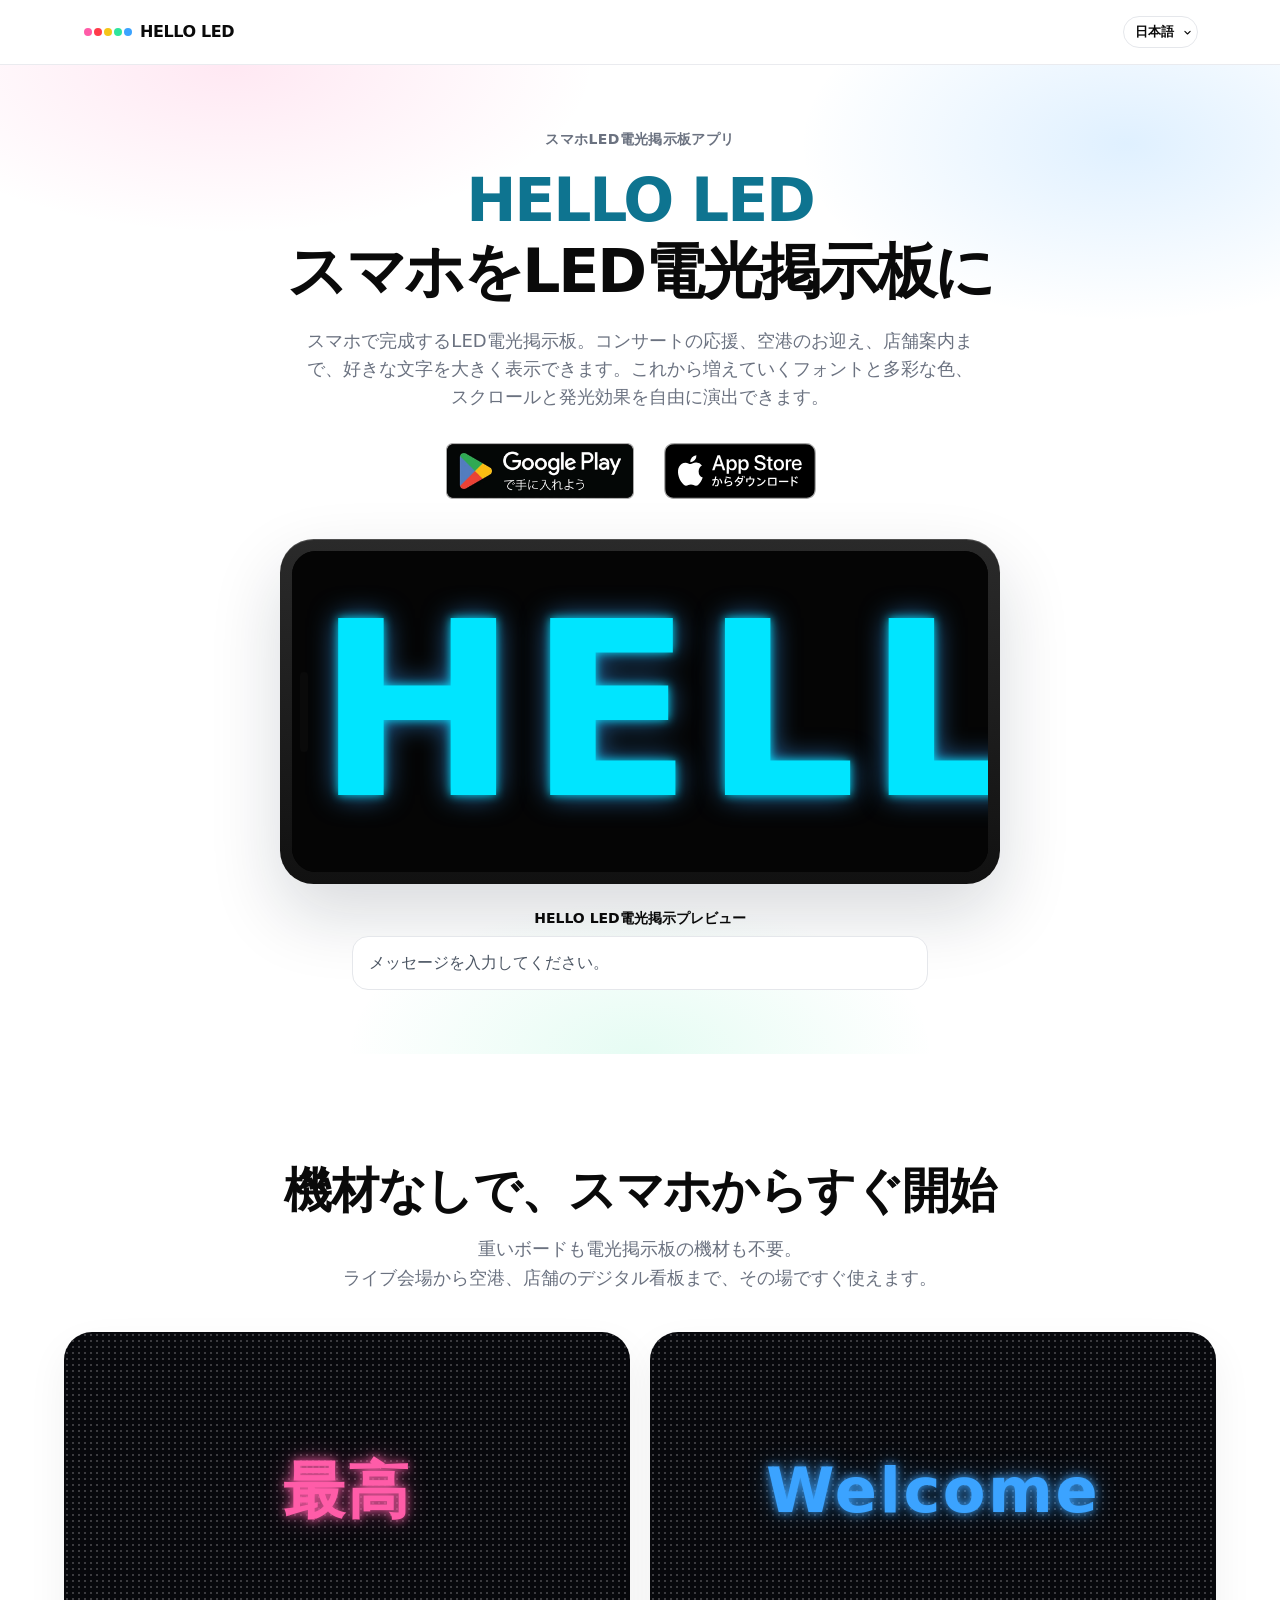
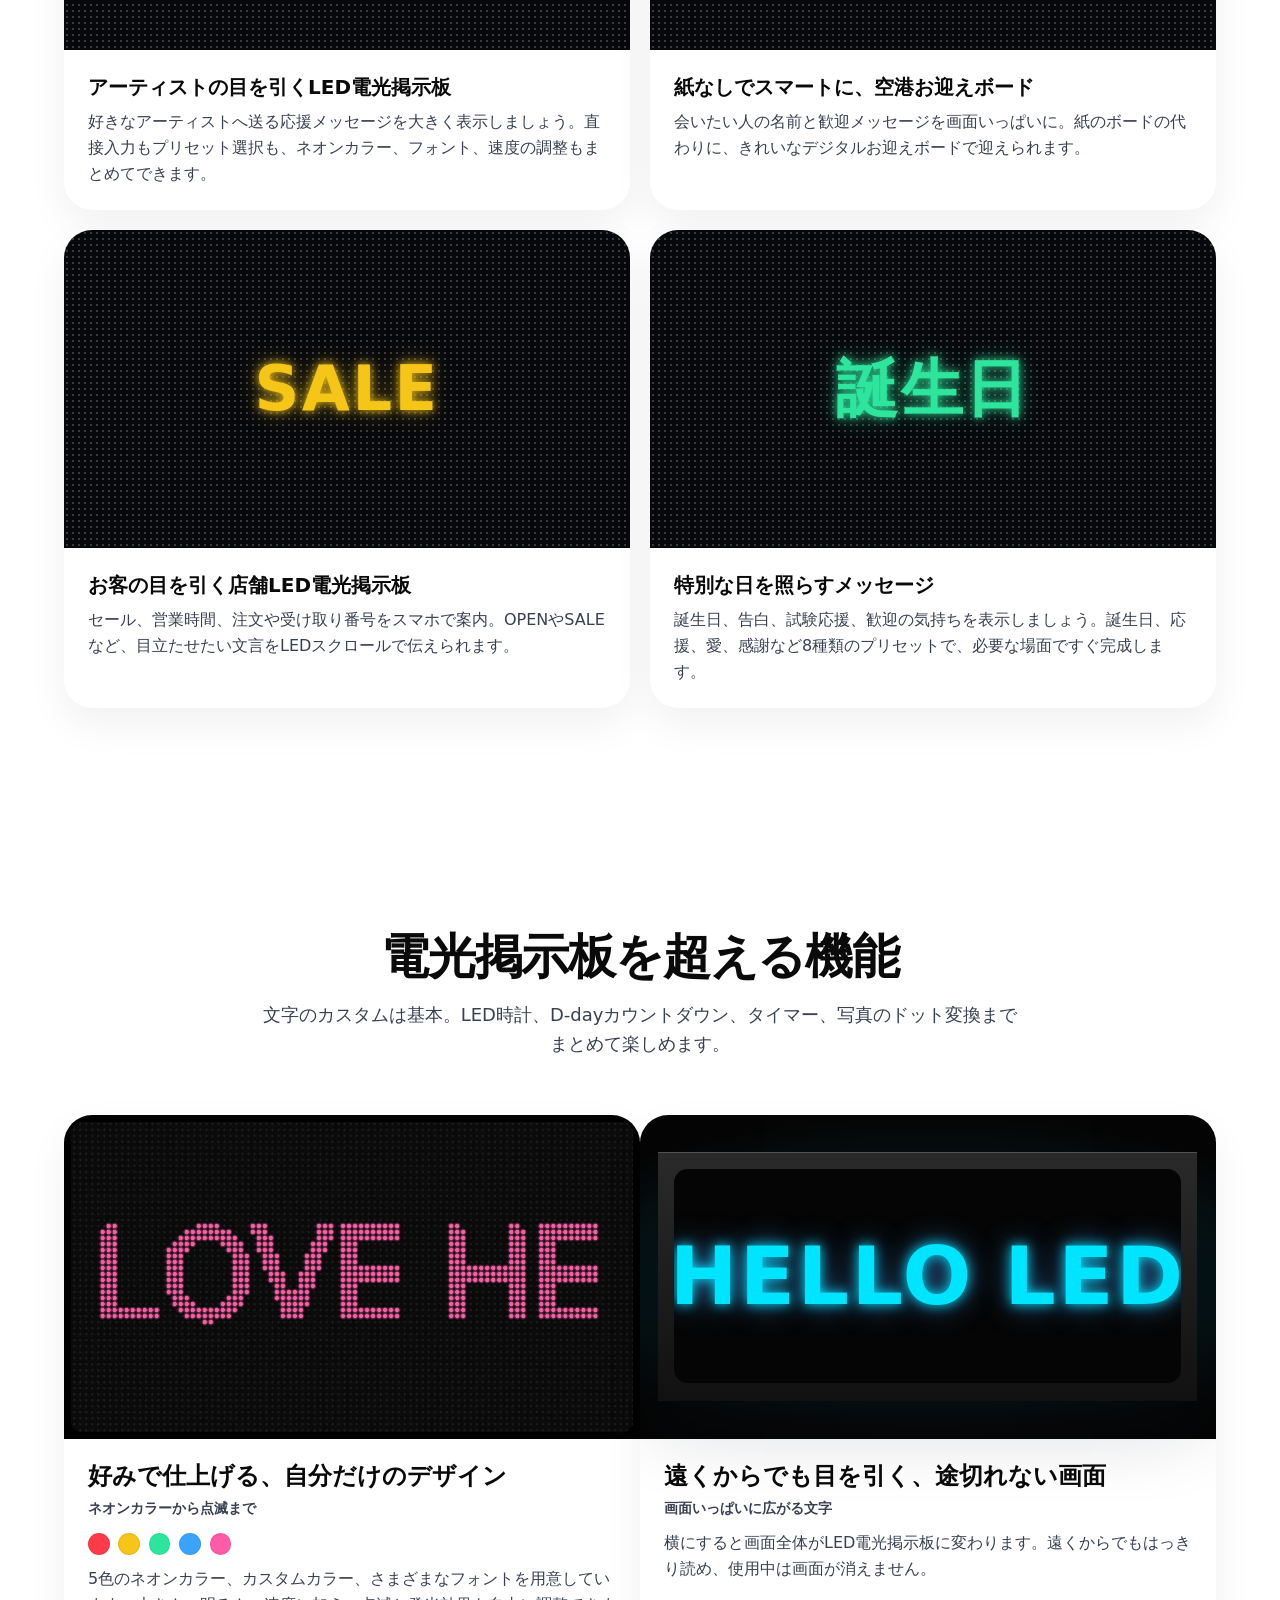
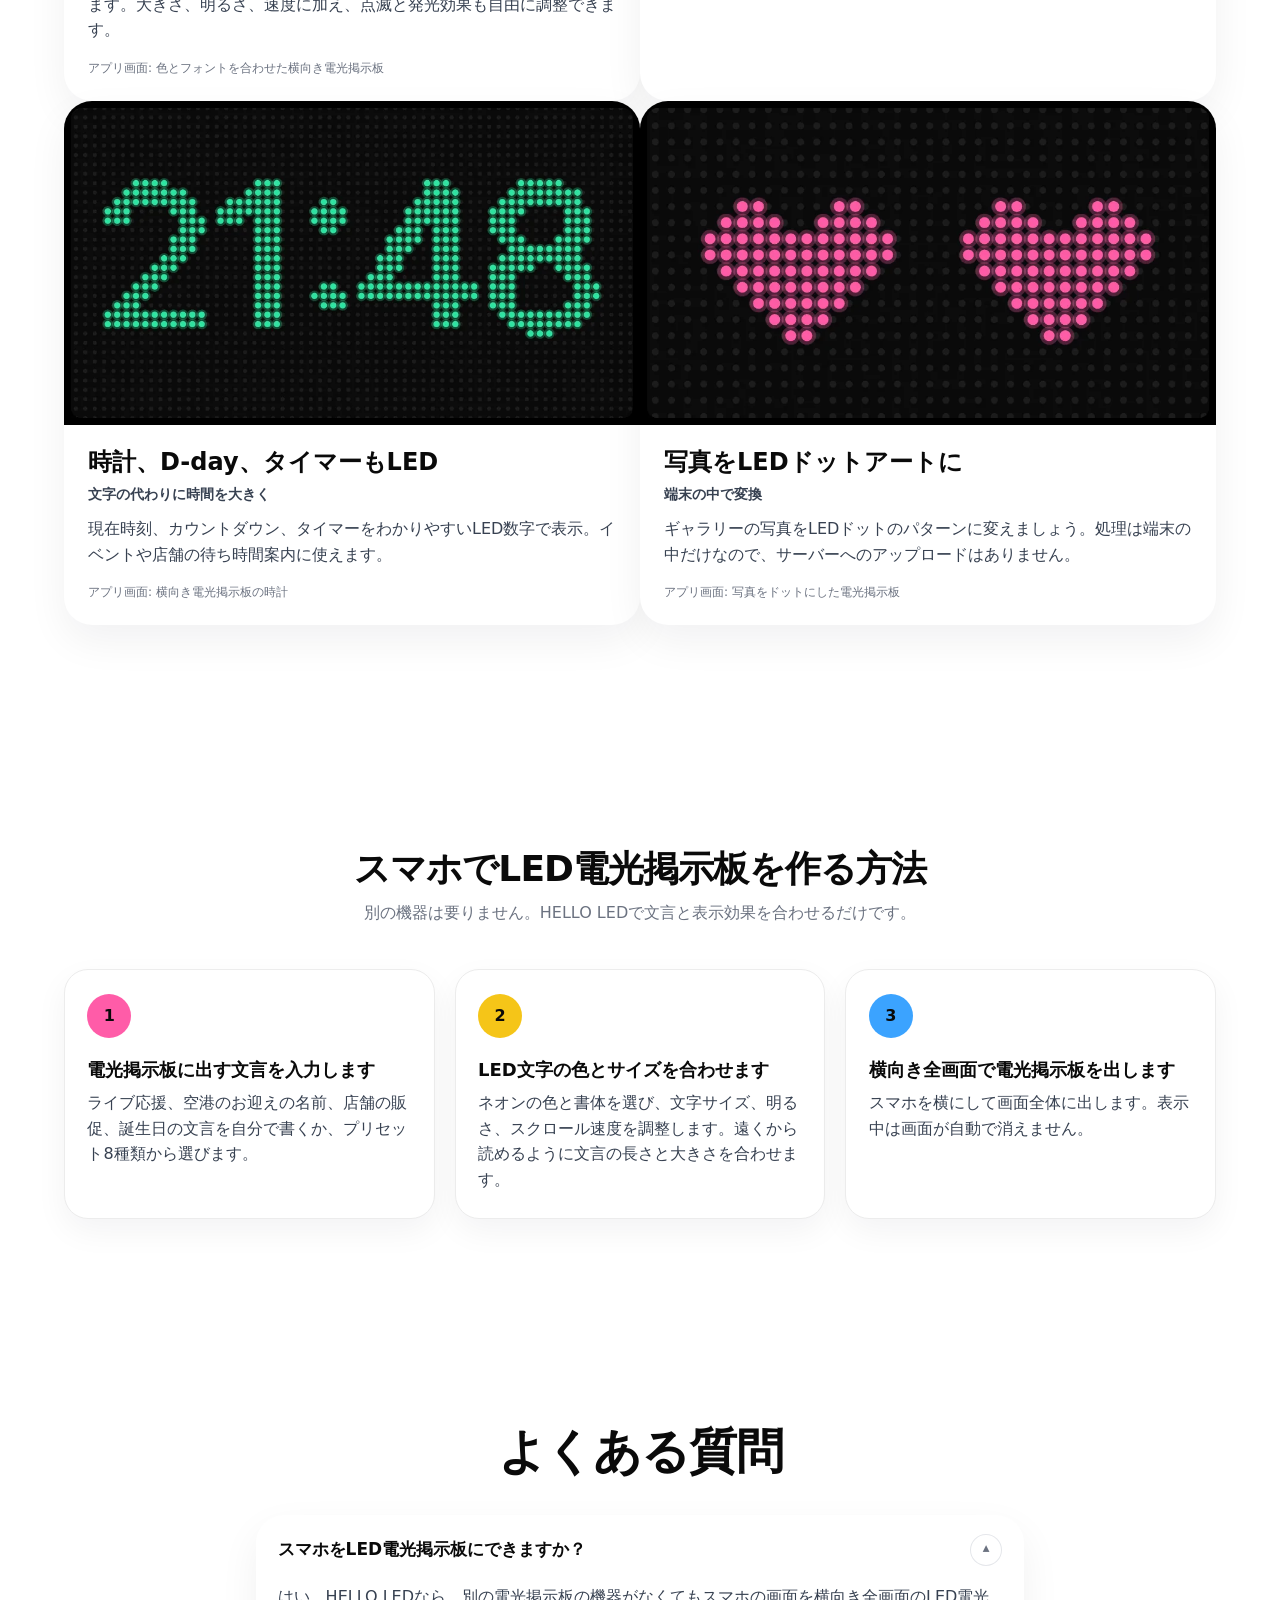
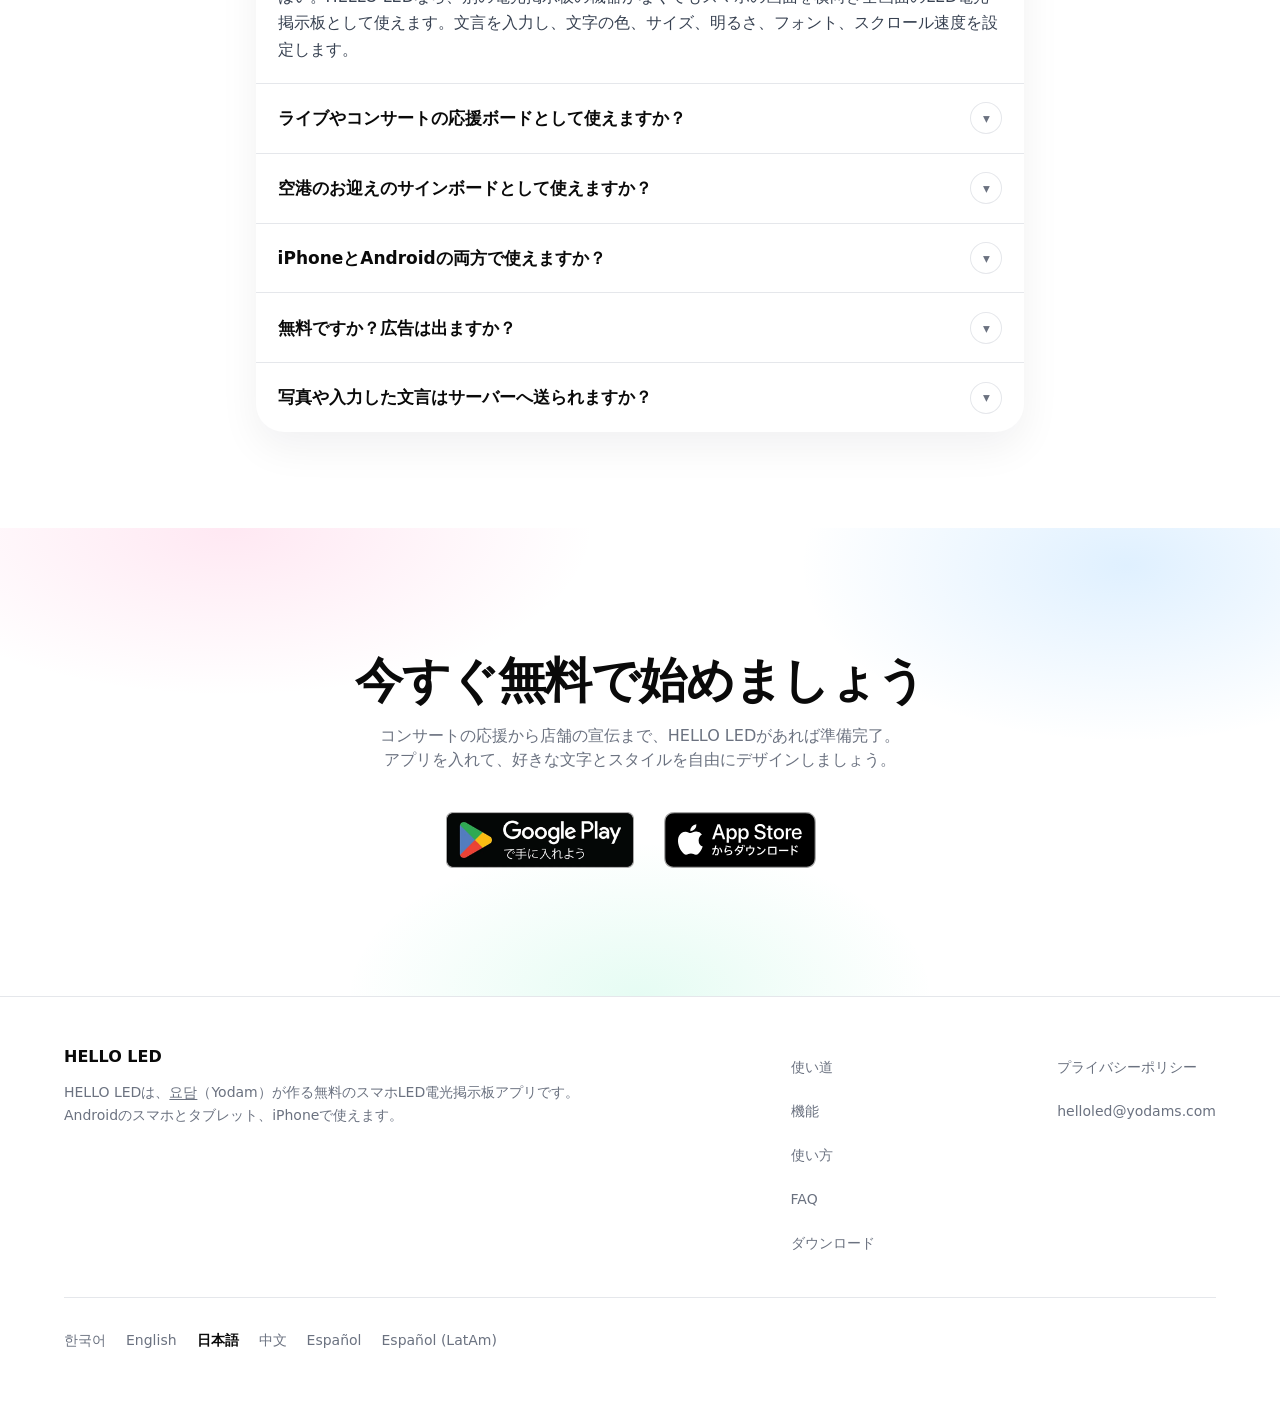
<file: ja/index.html>
<!DOCTYPE html>
<html data-page-lang="ja" lang="ja">
<head>
  <meta charset="utf-8">
  <meta name="viewport" content="width=device-width, initial-scale=1">
  <meta name="theme-color" content="#ffffff">
  <meta name="referrer" content="strict-origin-when-cross-origin">
  <title>HELLO LED - スマホLED電光掲示板</title>
  <meta name="description" content="スマホを無料のLED電光掲示板として活用してみましょう。コンサートの応援、空港のお迎え、店舗案内を横向き全画面で大きく表示できます。さまざまなフォント、ネオンカラー、テキストスクロール、時計とタイマーにも対応しています。">
  <meta name="robots" content="index,follow,max-image-preview:large">
  <link rel="canonical" href="https://helloled.yodams.com/ja/">
  <link rel="alternate" hreflang="ko-KR" href="https://helloled.yodams.com/">
  <link rel="alternate" hreflang="en" href="https://helloled.yodams.com/en/">
  <link rel="alternate" hreflang="ja" href="https://helloled.yodams.com/ja/">
  <link rel="alternate" hreflang="zh-CN" href="https://helloled.yodams.com/zh/">
  <link rel="alternate" hreflang="es-ES" href="https://helloled.yodams.com/es/">
  <link rel="alternate" hreflang="es" href="https://helloled.yodams.com/es/">
  <link rel="alternate" hreflang="es-419" href="https://helloled.yodams.com/es-419/">
  <link rel="alternate" hreflang="es-MX" href="https://helloled.yodams.com/es-419/">
  <link rel="alternate" hreflang="es-AR" href="https://helloled.yodams.com/es-419/">
  <link rel="alternate" hreflang="es-CO" href="https://helloled.yodams.com/es-419/">
  <link rel="alternate" hreflang="es-CL" href="https://helloled.yodams.com/es-419/">
  <link rel="alternate" hreflang="es-PE" href="https://helloled.yodams.com/es-419/">
  <link rel="alternate" hreflang="es-US" href="https://helloled.yodams.com/es-419/">
  <link rel="alternate" hreflang="es-VE" href="https://helloled.yodams.com/es-419/">
  <link rel="alternate" hreflang="es-EC" href="https://helloled.yodams.com/es-419/">
  <link rel="alternate" hreflang="es-GT" href="https://helloled.yodams.com/es-419/">
  <link rel="alternate" hreflang="es-BO" href="https://helloled.yodams.com/es-419/">
  <link rel="alternate" hreflang="es-DO" href="https://helloled.yodams.com/es-419/">
  <link rel="alternate" hreflang="es-HN" href="https://helloled.yodams.com/es-419/">
  <link rel="alternate" hreflang="es-PY" href="https://helloled.yodams.com/es-419/">
  <link rel="alternate" hreflang="es-SV" href="https://helloled.yodams.com/es-419/">
  <link rel="alternate" hreflang="es-NI" href="https://helloled.yodams.com/es-419/">
  <link rel="alternate" hreflang="es-CR" href="https://helloled.yodams.com/es-419/">
  <link rel="alternate" hreflang="es-PA" href="https://helloled.yodams.com/es-419/">
  <link rel="alternate" hreflang="es-UY" href="https://helloled.yodams.com/es-419/">
  <link rel="alternate" hreflang="es-PR" href="https://helloled.yodams.com/es-419/">
  <link rel="alternate" hreflang="es-CU" href="https://helloled.yodams.com/es-419/">
  <link rel="alternate" hreflang="x-default" href="https://helloled.yodams.com/">
  <link rel="icon" type="image/png" href="/favicon.png" sizes="256x256">
  <link rel="icon" type="image/png" href="/favicon-32.png" sizes="32x32">
  <link rel="apple-touch-icon" href="/apple-touch-icon.png">
  <link rel="alternate" type="text/plain" href="https://helloled.yodams.com/llms.txt" title="HELLO LED LLM Summary">
  <meta property="og:type" content="website">
  <meta property="og:locale" content="ja_JP">
  <meta property="og:locale:alternate" content="ko_KR">
  <meta property="og:locale:alternate" content="en_US">
  <meta property="og:locale:alternate" content="zh_CN">
  <meta property="og:locale:alternate" content="es_ES">
  <meta property="og:locale:alternate" content="es_MX">
  <meta property="og:site_name" content="HELLO LED">
  <meta property="og:title" content="HELLO LED - スマホLED電光掲示板">
  <meta property="og:description" content="スマホを無料のLED電光掲示板として活用してみましょう。コンサートの応援、空港のお迎え、店舗案内を横向き全画面で大きく表示できます。さまざまなフォント、ネオンカラー、テキストスクロール、時計とタイマーにも対応しています。">
  <meta property="og:url" content="https://helloled.yodams.com/ja/">
  <meta property="og:image" content="https://helloled.yodams.com/og.png">
  <meta property="og:image:type" content="image/png">
  <meta property="og:image:width" content="1200">
  <meta property="og:image:height" content="630">
  <meta property="og:image:alt" content="HELLO LEDアプリのロゴ: 青い円の中に5色の点とHELLO LEDの文字">
  <meta name="twitter:card" content="summary_large_image">
  <meta name="twitter:title" content="HELLO LED - スマホLED電光掲示板">
  <meta name="twitter:description" content="スマホを無料のLED電光掲示板として活用してみましょう。コンサートの応援、空港のお迎え、店舗案内を横向き全画面で大きく表示できます。さまざまなフォント、ネオンカラー、テキストスクロール、時計とタイマーにも対応しています。">
  <meta name="twitter:image" content="https://helloled.yodams.com/og.png">
  <meta name="twitter:image:alt" content="HELLO LEDアプリのロゴ: 青い円の中に5色の点とHELLO LEDの文字">
  <link rel="dns-prefetch" href="https://play.google.com">
  <link rel="preconnect" href="https://play.google.com" crossorigin>
  <link rel="dns-prefetch" href="https://apps.apple.com">
  <link rel="preconnect" href="https://apps.apple.com" crossorigin>
  <link rel="preload" href="/styles.css" as="style">
  <link rel="stylesheet" href="/styles.css">
  <style>
    @keyframes marquee {
      0% { transform: translateX(0); }
      100% { transform: translateX(-50%); }
    }
    @keyframes led-blink {
      0%, 100% { opacity: 1; }
      50% { opacity: 0.72; }
    }
    @keyframes phone-tilt {
      0%, 100% { transform: rotate(-3deg); }
      50% { transform: rotate(3deg); }
    }
    html { scroll-behavior: smooth; }
    #features, #uses, #how, #qa, #download { scroll-margin-top: 3rem; }
    #main { scroll-margin-top: 6.5rem; }
    #main:focus { outline: none; }
    #features .max-w-3xl > p,
    #how li > p { color: #374151; }
    #qa summary h3 { margin: 0; min-width: 0; font-size: 1.0625rem; font-weight: 700; line-height: 1.45; }
    #qa .faq-list p { color: #374151; }
    #qa a:focus-visible { outline: 2px solid #374151; outline-offset: 2px; }
    #led-input::placeholder { color: #4b5563; opacity: 1; }
    [data-i18n-html="publisherLine"] a { text-decoration: underline; text-underline-offset: 0.15em; }
    [data-i18n-html="publisherLine"] a:focus-visible { outline: 2px solid #374151; outline-offset: 2px; }
    body {
      background: #fff;
      color: #0a0a0a;
      font-family: "Hiragino Sans", "Hiragino Kaku Gothic ProN", "Yu Gothic", Meiryo, "Noto Sans JP", system-ui, sans-serif;
    }
    .neon-word { color: #0e7490; }
    .js .reveal {
      transform: translateY(12px);
      transition: transform 0.65s ease;
    }
    .js .reveal.is-visible {
      transform: translateY(0);
    }
    .hero-wash {
      background:
        radial-gradient(520px 240px at 18% 0%, rgba(255, 92, 168, 0.14), transparent 70%),
        radial-gradient(480px 260px at 88% 8%, rgba(59, 163, 255, 0.16), transparent 68%),
        radial-gradient(420px 220px at 50% 100%, rgba(46, 229, 157, 0.12), transparent 70%);
    }
    .device {
      background: linear-gradient(180deg, #2a2a2a, #111);
      box-shadow:
        0 30px 70px rgba(15, 23, 42, 0.16),
        inset 0 1px 0 rgba(255, 255, 255, 0.18);
    }
    .lang-switch { position: relative; display: inline-flex; }
    #lang {
      appearance: none;
      -webkit-appearance: none;
      box-sizing: border-box;
      position: absolute;
      inset: 0;
      width: 100%;
      height: 100%;
      min-height: 0;
      color: transparent;
      font-size: 0.8125rem;
      padding: 0 1.35rem 0 0.75rem;
      background-image: url("data:image/svg+xml,%3Csvg xmlns='http://www.w3.org/2000/svg' width='12' height='12' viewBox='0 0 12 12'%3E%3Cpath d='M2.5 4.5 6 8l3.5-3.5' fill='none' stroke='%230a0a0a' stroke-width='1.5' stroke-linecap='round' stroke-linejoin='round'/%3E%3C/svg%3E");
      background-repeat: no-repeat;
      background-position: right 0.35rem center;
      background-size: 0.55rem;
    }
    #lang option { color: #0a0a0a; }
    .lang-switch-label {
      position: relative;
      display: flex;
      align-items: center;
      justify-content: center;
      pointer-events: none;
      white-space: nowrap;
      height: 32px;
      padding: 0 1.35rem 0 0.75rem;
      font-size: 0.8125rem;
      font-weight: 600;
    }
    .marquee-track {
      display: flex;
      width: max-content;
      animation: marquee 12s linear infinite;
    }
    .led-screen { container-type: size; }
    .led-text {
      font-size: 75.25cqh;
      line-height: 1;
      font-weight: 800;
      letter-spacing: 0.04em;
      white-space: nowrap;
      color: #00E5FF;
      text-shadow: 0 0 10px rgba(0, 229, 255, 0.9), 0 0 28px rgba(59, 163, 255, 0.7);
      animation: led-blink 2.4s ease-in-out infinite;
    }
    details summary { list-style: none; }
    details summary::-webkit-details-marker { display: none; }
    details[open] .faq-chevron { transform: rotate(180deg); }
    .store-badge {
      display: block;
      width: 11.75rem;
      height: 3.5rem;
      object-fit: contain;
      object-position: center;
    }
    .feature-card {
      display: flex;
      flex-direction: column;
      overflow: hidden;
      border-radius: 1.75rem;
      background: #fff;
      box-shadow: 0 16px 40px rgba(15, 23, 42, 0.06);
    }
    .feature-card figure { margin: 0; }
    .feature-card img { display: block; width: 100%; height: auto; }
    .feature-copy {
      display: flex;
      flex: 1;
      flex-direction: column;
      padding: 1.35rem 1.5rem 1.5rem;
    }
    .feature-kicker { margin-top: 0.35rem; font-size: 0.875rem; font-weight: 600; color: #374151; }
    .feature-body { margin-top: 0.7rem; color: #374151; line-height: 1.6; }
    .feature-note { margin-top: auto; padding-top: 1rem; font-size: 0.75rem; color: #6b7280; }
    .swatches { display: flex; gap: 0.55rem; margin-top: 0.9rem; }
    .swatches span { width: 1.35rem; height: 1.35rem; border-radius: 999px; box-shadow: inset 0 0 0 1px rgba(0, 0, 0, 0.06); }
    .phone-stage {
      display: flex;
      align-items: center;
      justify-content: center;
      margin: 0;
      padding: 1.35rem 1.15rem;
      background:
        radial-gradient(120% 80% at 50% 50%, rgba(0, 229, 255, 0.16), transparent 62%),
        #050505;
      aspect-ratio: 16 / 9;
    }
    .phone-tilt {
      position: relative;
      width: 100%;
      container-type: size;
      aspect-ratio: 19.5 / 9;
      animation: phone-tilt 5s ease-in-out infinite;
    }
    .phone-screen {
      position: absolute;
      inset: 7% 3%;
      border-radius: 0.85rem;
      background: #050505;
      display: flex;
      align-items: center;
      justify-content: center;
      overflow: hidden;
      color: #00E5FF;
      font-weight: 800;
      letter-spacing: 0.03em;
      line-height: 1;
      white-space: nowrap;
      font-size: clamp(2.75rem, 15cqw, 5.75rem);
      text-shadow: 0 0 12px rgba(0, 229, 255, 0.95), 0 0 28px rgba(59, 163, 255, 0.7);
    }
    .how-list {
      display: grid;
      gap: 1rem;
      margin: 2.75rem 0 0;
      padding: 0;
      list-style: none;
    }
    .use-grid {
      display: grid;
      gap: 1rem;
      margin: 2.5rem 0 0;
    }
    .use-grid h3 { margin: 0; font-size: 1.125rem; font-weight: 700; color: #0a0a0a; }
    .use-grid p { margin: 0.45rem 0 0; color: #374151; line-height: 1.6; }
    @media (min-width: 640px) {
      .use-grid { grid-template-columns: repeat(2, minmax(0, 1fr)); gap: 1.25rem; }
      .use-grid h3 { font-size: 1.25rem; }
    }
    .how-step {
      position: relative;
      border: 1px solid #ececec;
      border-radius: 1.5rem;
      background: #fff;
      padding: 1.5rem 1.4rem 1.6rem;
      box-shadow: 0 12px 32px rgba(15, 23, 42, 0.05);
    }
    .how-index {
      position: relative;
      z-index: 1;
      display: flex;
      width: 2.75rem;
      height: 2.75rem;
      align-items: center;
      justify-content: center;
      border-radius: 999px;
      font-weight: 800;
      color: #0a0a0a;
    }
    .how-step h3 { margin: 1.1rem 0 0; font-size: 1.125rem; font-weight: 700; color: #0a0a0a; }
    .how-step p { margin: 0.45rem 0 0; color: #6b7280; line-height: 1.6; }
    .faq-list {
      margin-top: 2.5rem;
      overflow: hidden;
      border-radius: 1.75rem;
      background: #fff;
      box-shadow: 0 16px 40px rgba(15, 23, 42, 0.06);
    }
    .faq-list details + details { border-top: 1px solid #e5e7eb; }
    .faq-list summary { padding: 1.15rem 1.35rem; }
    .faq-list details[open] summary { background: transparent; }
    .faq-list p { margin: 0; padding: 0 1.35rem 1.25rem; line-height: 1.65; }
    .faq-chevron {
      display: inline-flex;
      width: 2rem;
      height: 2rem;
      align-items: center;
      justify-content: center;
      border-radius: 999px;
      background: transparent;
      box-shadow: inset 0 0 0 1px #e5e7eb;
      font-size: 0.85rem;
    }
    @media (min-width: 768px) {
      .how-list { grid-template-columns: repeat(3, 1fr); gap: 1.25rem; }
    }
    @media (prefers-reduced-motion: reduce) {
      html { scroll-behavior: auto; }
      .js .reveal { opacity: 1; transform: none; transition: none; }
      .marquee-track, .led-text { animation: none !important; }
      .phone-tilt { animation: none !important; transform: none; }
    }
  </style>
  <script type="application/ld+json">
{
  "@context": "https://schema.org",
  "@graph": [
    {
      "@type": "Organization",
      "@id": "https://helloled.yodams.com/#organization",
      "name": "HELLO LED",
      "legalName": "요담",
      "alternateName": "Yodam",
      "url": "https://helloled.yodams.com/",
      "email": "helloled@yodams.com",
      "logo": {
        "@type": "ImageObject",
        "url": "https://helloled.yodams.com/favicon.png",
        "width": 256,
        "height": 256
      },
      "description": "HELLO LEDは、요담（Yodam）が作った無料のスマホLED電光掲示板アプリです。Androidのスマホとタブレット、iPhoneの画面を横向き全画面のLEDスクロール電光掲示板に変え、ライブ応援ボード、空港のお迎え、店舗の販促、誕生日のメッセージを表示できます。基本のネオンカラー5色と自分で選んだ色、11種類のフォント、文字サイズ、明るさ、スクロール速度、点滅と発光の効果に対応し、現在時刻、カウントダウン、タイマーをLEDの数字で表示します。ギャラリーの写真は端末内でLEDドット画像に変換し、お気に入りは最大8件を順番に再生、同じWi-FiのHELLO LEDどうしで文言を合わせられます。写真の変換と文言合わせは外部サーバーを使いません。保存した文言はAndroidのホーム画面ウィジェットに表示でき、このウィジェットはAndroidのみの対応です。サイトに表示しているバージョンは1.0.4です。",
      "sameAs": [
        "https://play.google.com/store/apps/details?id=com.yodam.helloled",
        "https://apps.apple.com/app/id6816627023",
        "https://yodams.com/",
        "https://github.com/leeyodam/helloled"
      ],
      "contactPoint": {
        "@type": "ContactPoint",
        "contactType": "customer support",
        "email": "helloled@yodams.com",
        "availableLanguage": [
          "ko",
          "en",
          "ja",
          "zh-Hans",
          "es",
          "es-419"
        ]
      }
    },
    {
      "@type": "Service",
      "@id": "https://helloled.yodams.com/#service",
      "name": "HELLO LED",
      "serviceType": "スマホLED電光掲示板アプリ",
      "description": "HELLO LEDは、요담（Yodam）が作った無料のスマホLED電光掲示板アプリです。Androidのスマホとタブレット、iPhoneの画面を横向き全画面のLEDスクロール電光掲示板に変え、ライブ応援ボード、空港のお迎え、店舗の販促、誕生日のメッセージを表示できます。基本のネオンカラー5色と自分で選んだ色、11種類のフォント、文字サイズ、明るさ、スクロール速度、点滅と発光の効果に対応し、現在時刻、カウントダウン、タイマーをLEDの数字で表示します。ギャラリーの写真は端末内でLEDドット画像に変換し、お気に入りは最大8件を順番に再生、同じWi-FiのHELLO LEDどうしで文言を合わせられます。写真の変換と文言合わせは外部サーバーを使いません。保存した文言はAndroidのホーム画面ウィジェットに表示でき、このウィジェットはAndroidのみの対応です。サイトに表示しているバージョンは1.0.4です。",
      "url": "https://helloled.yodams.com/ja/",
      "provider": {
        "@id": "https://helloled.yodams.com/#organization"
      },
      "isRelatedTo": {
        "@id": "https://helloled.yodams.com/#app"
      },
      "areaServed": "Worldwide",
      "availableChannel": [
        {
          "@type": "ServiceChannel",
          "serviceUrl": "https://play.google.com/store/apps/details?id=com.yodam.helloled",
          "availableLanguage": [
            "ko",
            "en",
            "ja",
            "zh-Hans",
            "es",
            "es-419"
          ]
        },
        {
          "@type": "ServiceChannel",
          "serviceUrl": "https://apps.apple.com/app/id6816627023",
          "availableLanguage": [
            "ko",
            "en",
            "ja",
            "zh-Hans",
            "es",
            "es-419"
          ]
        }
      ],
      "offers": [
        {
          "@type": "Offer",
          "price": "0",
          "priceCurrency": "KRW",
          "availability": "https://schema.org/InStock",
          "url": "https://play.google.com/store/apps/details?id=com.yodam.helloled"
        },
        {
          "@type": "Offer",
          "price": "0",
          "priceCurrency": "KRW",
          "availability": "https://schema.org/InStock",
          "url": "https://apps.apple.com/app/id6816627023"
        }
      ]
    },
    {
      "@type": "WebSite",
      "@id": "https://helloled.yodams.com/#website",
      "url": "https://helloled.yodams.com/",
      "name": "HELLO LED",
      "alternateName": "헬로 LED",
      "description": "HELLO LED公式サイト。スマホLED電光掲示板アプリをGoogle PlayとApp Storeから無料でインストールできます。",
      "inLanguage": "ja",
      "publisher": {
        "@id": "https://helloled.yodams.com/#organization"
      },
      "potentialAction": [
        {
          "@type": "DownloadAction",
          "name": "HELLO LEDをダウンロード",
          "target": {
            "@type": "EntryPoint",
            "urlTemplate": "https://play.google.com/store/apps/details?id=com.yodam.helloled",
            "actionPlatform": [
              "https://schema.org/AndroidPlatform"
            ]
          }
        },
        {
          "@type": "DownloadAction",
          "name": "HELLO LEDをダウンロード",
          "target": {
            "@type": "EntryPoint",
            "urlTemplate": "https://apps.apple.com/app/id6816627023",
            "actionPlatform": [
              "https://schema.org/IOSPlatform"
            ]
          }
        }
      ]
    },
    {
      "@type": "WebPage",
      "@id": "https://helloled.yodams.com/ja/#webpage",
      "url": "https://helloled.yodams.com/ja/",
      "name": "HELLO LED - スマホLED電光掲示板",
      "description": "スマホを無料のLED電光掲示板として活用してみましょう。コンサートの応援、空港のお迎え、店舗案内を横向き全画面で大きく表示できます。さまざまなフォント、ネオンカラー、テキストスクロール、時計とタイマーにも対応しています。",
      "inLanguage": "ja",
      "isPartOf": {
        "@id": "https://helloled.yodams.com/#website"
      },
      "about": [
        {
          "@id": "https://helloled.yodams.com/#app"
        },
        {
          "@id": "https://helloled.yodams.com/#service"
        }
      ],
      "mainEntity": {
        "@id": "https://helloled.yodams.com/#app"
      },
      "hasPart": [
        {
          "@id": "https://helloled.yodams.com/ja/#howto"
        },
        {
          "@id": "https://helloled.yodams.com/ja/#faq"
        }
      ],
      "datePublished": "2026-09-21",
      "dateModified": "2026-11-04",
      "primaryImageOfPage": {
        "@type": "ImageObject",
        "url": "https://helloled.yodams.com/og.png",
        "width": 1200,
        "height": 630,
        "caption": "青い円の中に HELLO LED と書かれたロゴ"
      },
      "image": [
        {
          "@type": "ImageObject",
          "url": "https://helloled.yodams.com/screens/led-marquee.png",
          "width": 960,
          "height": 540,
          "caption": "スマホLED電光掲示板アプリHELLO LEDで作ったピンクのネオン応援文言の画面"
        },
        {
          "@type": "ImageObject",
          "url": "https://helloled.yodams.com/screens/led-clock.png",
          "width": 960,
          "height": 540,
          "caption": "HELLO LEDの画面例: 横向きの時計 21:48"
        },
        {
          "@type": "ImageObject",
          "url": "https://helloled.yodams.com/screens/led-dots.png",
          "width": 960,
          "height": 540,
          "caption": "HELLO LEDの画面例: 写真から作ったピンクのハート2つ"
        }
      ]
    },
    {
      "@type": [
        "SoftwareApplication",
        "MobileApplication"
      ],
      "@id": "https://helloled.yodams.com/#app",
      "name": "HELLO LED",
      "alternateName": "헬로 LED",
      "applicationCategory": "UtilitiesApplication",
      "operatingSystem": "Android, iOS",
      "softwareVersion": "1.0.4",
      "isAccessibleForFree": true,
      "inLanguage": [
        "ko",
        "en",
        "ja",
        "zh-Hans",
        "es",
        "es-419"
      ],
      "description": "スマホを無料のLED電光掲示板として活用してみましょう。コンサートの応援、空港のお迎え、店舗案内を横向き全画面で大きく表示できます。さまざまなフォント、ネオンカラー、テキストスクロール、時計とタイマーにも対応しています。",
      "featureList": [
        "基本のネオンカラー5色（赤、黄、緑、青、ピンク）と自分で選んだ色、文字サイズ、明るさ、スクロール速度、点滅と発光の効果、11種類のフォント",
        "横向き専用の全画面LED電光掲示板と画面スリープ防止",
        "現在時刻、Dデイのカウントダウン、タイマー",
        "端末内での写真ドット変換。サーバーへ送信しません",
        "応援、誕生日、空港のお迎え、店舗、告白、受験応援、歓迎、感謝のプリセット8種",
        "お気に入りと最大8件の順番再生",
        "同じWi-FiのHELLO LEDと文言を合わせる。サーバーは使いません",
        "Androidのホーム画面ウィジェットに保存した文言を表示。Androidのみ"
      ],
      "url": "https://play.google.com/store/apps/details?id=com.yodam.helloled",
      "downloadUrl": "https://play.google.com/store/apps/details?id=com.yodam.helloled",
      "installUrl": "https://apps.apple.com/app/id6816627023",
      "sameAs": [
        "https://play.google.com/store/apps/details?id=com.yodam.helloled",
        "https://apps.apple.com/app/id6816627023"
      ],
      "screenshot": [
        "https://helloled.yodams.com/screens/led-marquee.png",
        "https://helloled.yodams.com/screens/led-clock.png",
        "https://helloled.yodams.com/screens/led-dots.png"
      ],
      "offers": [
        {
          "@type": "Offer",
          "price": "0",
          "priceCurrency": "KRW",
          "availability": "https://schema.org/InStock",
          "url": "https://play.google.com/store/apps/details?id=com.yodam.helloled"
        },
        {
          "@type": "Offer",
          "price": "0",
          "priceCurrency": "KRW",
          "availability": "https://schema.org/InStock",
          "url": "https://apps.apple.com/app/id6816627023"
        }
      ],
      "author": {
        "@id": "https://helloled.yodams.com/#organization"
      },
      "publisher": {
        "@id": "https://helloled.yodams.com/#organization"
      }
    },
    {
      "@type": "HowTo",
      "@id": "https://helloled.yodams.com/ja/#howto",
      "name": "スマホでLED電光掲示板を作る方法",
      "description": "別の機器は要りません。HELLO LEDで文言と表示効果を合わせるだけです。",
      "inLanguage": "ja",
      "totalTime": "PT1M",
      "step": [
        {
          "@type": "HowToStep",
          "position": 1,
          "name": "電光掲示板に出す文言を入力します",
          "text": "ライブ応援、空港のお迎えの名前、店舗の販促、誕生日の文言を自分で書くか、プリセット8種類から選びます。"
        },
        {
          "@type": "HowToStep",
          "position": 2,
          "name": "LED文字の色とサイズを合わせます",
          "text": "ネオンの色と書体を選び、文字サイズ、明るさ、スクロール速度を調整します。遠くから読めるように文言の長さと大きさを合わせます。"
        },
        {
          "@type": "HowToStep",
          "position": 3,
          "name": "横向き全画面で電光掲示板を出します",
          "text": "スマホを横にして画面全体に出します。表示中は画面が自動で消えません。"
        }
      ]
    },
    {
      "@type": "FAQPage",
      "@id": "https://helloled.yodams.com/ja/#faq",
      "url": "https://helloled.yodams.com/ja/#qa",
      "inLanguage": "ja",
      "isPartOf": {
        "@id": "https://helloled.yodams.com/ja/#webpage"
      },
      "mainEntity": [
        {
          "@type": "Question",
          "name": "スマホをLED電光掲示板にできますか？",
          "acceptedAnswer": {
            "@type": "Answer",
            "text": "はい。HELLO LEDなら、別の電光掲示板の機器がなくてもスマホの画面を横向き全画面のLED電光掲示板として使えます。文言を入力し、文字の色、サイズ、明るさ、フォント、スクロール速度を設定します。"
          }
        },
        {
          "@type": "Question",
          "name": "ライブやコンサートの応援ボードとして使えますか？",
          "acceptedAnswer": {
            "@type": "Answer",
            "text": "はい。応援の文言を入力するかプリセットから選び、ネオンの色と書体、スクロール速度を合わせて横向き全画面に出せます。"
          }
        },
        {
          "@type": "Question",
          "name": "空港のお迎えのサインボードとして使えますか？",
          "acceptedAnswer": {
            "@type": "Answer",
            "text": "はい。会う人の名前や歓迎の文言を入力し、スマホに大きく出せます。空港で名前を見せるデジタルのサインボードとして使えます。"
          }
        },
        {
          "@type": "Question",
          "name": "iPhoneとAndroidの両方で使えますか？",
          "acceptedAnswer": {
            "@type": "Answer",
            "text": "はい。Androidのスマホとタブレット、iPhoneで使えます。Google PlayまたはApp Storeからインストールします。"
          }
        },
        {
          "@type": "Question",
          "name": "無料ですか？広告は出ますか？",
          "acceptedAnswer": {
            "@type": "Answer",
            "text": "はい、無料でインストールできます。ただし編集画面にはバナー広告が出ることがあり、横向き全画面の電光掲示板を開く前に全画面広告が出ることがあります。LEDの文言を表示する全画面電光掲示板にはバナー広告が出ません。"
          }
        },
        {
          "@type": "Question",
          "name": "写真や入力した文言はサーバーへ送られますか？",
          "acceptedAnswer": {
            "@type": "Answer",
            "text": "いいえ。ギャラリー写真のドット変換は端末内で行い、文言と設定も端末に残ります。同じWi-FiにつないだHELLO LEDどうしの文言合わせも、外部サーバーを使いません。"
          }
        }
      ]
    }
  ]
}
  </script>
</head>
<body class="bg-white text-ink antialiased">
  <script>document.documentElement.classList.add('js');</script>
  <a href="#main" class="sr-only focus:not-sr-only focus:absolute focus:left-4 focus:top-4 focus:z-[60] focus:rounded-full focus:bg-ink focus:px-4 focus:py-2 focus:text-white" data-i18n="skip">本文へスキップ</a>

  <header class="sticky top-0 z-50 border-b border-line/80 bg-white/80 backdrop-blur-md">
    <nav class="mx-auto flex max-w-6xl items-center justify-between gap-3 px-5 py-2.5" aria-label="メイン" data-i18n-aria="navLabel">
      <a href="/ja/" class="inline-flex min-h-11 shrink-0 items-center gap-2 whitespace-nowrap font-extrabold tracking-tight focus-visible:outline focus-visible:outline-2 focus-visible:outline-offset-2 focus-visible:outline-gray-700" data-home-link>
        <span class="flex gap-0.5" aria-hidden="true">
          <span class="h-2 w-2 rounded-full bg-neonPink"></span>
          <span class="h-2 w-2 rounded-full bg-neonRed"></span>
          <span class="h-2 w-2 rounded-full bg-neonYellow"></span>
          <span class="h-2 w-2 rounded-full bg-neonGreen"></span>
          <span class="h-2 w-2 rounded-full bg-neonBlue"></span>
        </span>
        <span lang="en" aria-hidden="true">HELLO LED</span>
        <span class="sr-only" data-i18n-html="homeLabel"><b lang="en">HELLO LED</b> ホーム</span>
      </a>
      <div class="flex items-center gap-2">
        <label class="sr-only" for="lang" data-i18n="langLabel">言語</label>
        <div class="lang-switch">
          <select id="lang" class="rounded-full border border-line bg-white font-semibold text-ink focus-visible:outline focus-visible:outline-2 focus-visible:outline-offset-2 focus-visible:outline-gray-700" aria-label="言語" data-i18n-aria="langLabel">
            <option value="ko" lang="ko">한국어</option>
            <option value="en" lang="en">English</option>
            <option value="ja" selected lang="ja">日本語</option>
            <option value="zh" lang="zh-Hans">中文</option>
            <option value="es" lang="es">Español</option>
            <option value="es_419" lang="es-419">Español (LatAm)</option>
          </select>
          <span class="lang-switch-label" aria-hidden="true">日本語</span>
        </div>
      </div>
    </nav>
  </header>

  <main id="main" tabindex="-1">
    <section class="hero-wash relative overflow-hidden px-5 pb-12 pt-12 sm:pb-16 sm:pt-16">
      <div class="relative mx-auto max-w-3xl text-center">
        <p class="mb-4 text-sm font-semibold tracking-wide text-muted" data-i18n="kicker">スマホLED電光掲示板アプリ</p>
        <h1 class="text-[clamp(2.15rem,5.4vw,3.75rem)] font-extrabold leading-[1.18] tracking-[-0.035em]">
          <span class="neon-word" lang="en" data-i18n="heroAccent">HELLO LED</span><br>
          <span data-i18n="heroLine1">スマホをLED電光掲示板に</span>
        </h1>
        <p class="mx-auto mt-5 max-w-2xl text-base leading-relaxed text-muted sm:text-lg" data-i18n="heroBody">スマホで完成するLED電光掲示板。コンサートの応援、空港のお迎え、店舗案内まで、好きな文字を大きく表示できます。これから増えていくフォントと多彩な色、スクロールと発光効果を自由に演出できます。</p>
        <div class="mx-auto mt-8 flex max-w-xl flex-wrap items-center justify-center gap-3" id="download-hero">
            <a class="inline-flex focus-visible:outline focus-visible:outline-2 focus-visible:outline-offset-2 focus-visible:outline-gray-700" href="https://play.google.com/store/apps/details?id=com.yodam.helloled" target="_blank" rel="noopener noreferrer" aria-label="Google Playで手に入れよう、新しいタブ" data-i18n-aria="playAlt">
              <picture>
                <source type="image/webp" srcset="/badges/play-ja.webp">
                <img
                  data-badge="play"
                  data-i18n-alt="playAlt"
                  src="/badges/play-ja.png"
                  width="215"
                  height="64"
                  decoding="async"
                  fetchpriority="high"
                  class="store-badge"
                  alt="Google Playで手に入れよう、新しいタブ"
                >
              </picture>
            </a>
            <a class="inline-flex focus-visible:outline focus-visible:outline-2 focus-visible:outline-offset-2 focus-visible:outline-gray-700" href="https://apps.apple.com/app/id6816627023" target="_blank" rel="noopener noreferrer" aria-label="App Storeからダウンロード、新しいタブ" data-i18n-aria="appleAlt">
              <img
                data-badge="apple"
                data-i18n-alt="appleAlt"
                src="/badges/apple-ja.svg"
                width="130"
                height="40"
                decoding="async"
                class="store-badge"
                alt="App Storeからダウンロード、新しいタブ"
              >
            </a>
        </div>
      </div>

      <div class="mx-auto mt-8 w-full max-w-3xl px-1 sm:mt-10">
        <figure class="mx-auto w-full max-w-[720px]">
          <div class="device rounded-[1.85rem] p-2.5 sm:rounded-[2.1rem] sm:p-3" aria-hidden="true">
            <div class="led-screen relative overflow-hidden rounded-[1.35rem] bg-black sm:rounded-[1.5rem]" style="aspect-ratio: 19.5 / 9;">
              <div class="absolute left-2 top-1/2 z-10 h-16 w-1.5 -translate-y-1/2 rounded-full bg-neutral-950 sm:h-20 sm:w-2"></div>
              <div class="absolute inset-0 flex items-center overflow-hidden bg-[#050505]">
                <div class="marquee-track items-center gap-16 px-6" id="marquee-track">
                  <span class="led-text" id="led-a">HELLO LED</span>
                  <span class="led-text" id="led-b">HELLO LED</span>
                  <span class="led-text" id="led-c">HELLO LED</span>
                  <span class="led-text" id="led-d">HELLO LED</span>
                </div>
              </div>
            </div>
          </div>
          <figcaption id="preview-caption" class="sr-only" data-i18n-html="previewCaption"><span lang="en">HELLO LED</span>横向き全画面電光掲示板のプレビュー</figcaption>
        </figure>

        <div id="try" class="mx-auto mt-6 max-w-xl">
          <label for="led-input" class="mb-2 block text-center text-sm font-semibold text-ink" data-i18n-html="previewLabel"><span lang="en">HELLO LED</span>電光掲示プレビュー</label>
          <input
            id="led-input"
            type="text"
            maxlength="80"
            autocomplete="off"
            placeholder="メッセージを入力してください。"
            data-i18n-placeholder="previewPlaceholder"
            class="w-full rounded-2xl border border-line bg-white px-4 py-3.5 text-base text-ink placeholder:text-neutral-400 focus:border-ink focus:outline-none focus:ring-2 focus:ring-ink/20"
          >
        </div>
      </div>
    </section>

    <section id="uses" class="px-5 py-20 sm:py-28" aria-labelledby="uses-title">
      <div class="mx-auto max-w-6xl">
        <div class="mx-auto max-w-3xl text-center">
          <h2 id="uses-title" class="reveal text-3xl font-extrabold tracking-tight sm:text-5xl" data-i18n="usesTitle">機材なしで、スマホからすぐ開始</h2>
          <p class="reveal mx-auto mt-5 text-lg leading-relaxed text-muted" data-i18n-html="usesLead">重いボードも電光掲示板の機材も不要。<br>ライブ会場から空港、店舗のデジタル看板まで、その場ですぐ使えます。</p>
        </div>
        <div class="use-grid">
          <article class="use-card reveal">
            <figure>
              <div class="use-screen" aria-hidden="true"><span class="use-led use-led-pink">最高</span></div>
              <figcaption class="sr-only">例の画面。ピンクのネオン応援文字、最高</figcaption>
            </figure>
            <div class="use-copy">
              <h3 data-i18n="useConcertTitle">アーティストの目を引くLED電光掲示板</h3>
              <p data-i18n="useConcertBody">好きなアーティストへ送る応援メッセージを大きく表示しましょう。直接入力もプリセット選択も、ネオンカラー、フォント、速度の調整もまとめてできます。</p>
            </div>
          </article>
          <article class="use-card reveal">
            <figure>
              <div class="use-screen" aria-hidden="true"><span class="use-led use-led-blue">Welcome</span></div>
              <figcaption class="sr-only">例の画面。青いネオンのお迎え文字、Welcome</figcaption>
            </figure>
            <div class="use-copy">
              <h3 data-i18n="useAirportTitle">紙なしでスマートに、空港お迎えボード</h3>
              <p data-i18n="useAirportBody">会いたい人の名前と歓迎メッセージを画面いっぱいに。紙のボードの代わりに、きれいなデジタルお迎えボードで迎えられます。</p>
            </div>
          </article>
          <article class="use-card reveal">
            <figure>
              <div class="use-screen" aria-hidden="true"><span class="use-led use-led-yellow">SALE</span></div>
              <figcaption class="sr-only">例の画面。黄色いネオンの店舗文字、SALE</figcaption>
            </figure>
            <div class="use-copy">
              <h3 data-i18n="useShopTitle">お客の目を引く店舗LED電光掲示板</h3>
              <p data-i18n="useShopBody">セール、営業時間、注文や受け取り番号をスマホで案内。OPENやSALEなど、目立たせたい文言をLEDスクロールで伝えられます。</p>
            </div>
          </article>
          <article class="use-card reveal">
            <figure>
              <div class="use-screen" aria-hidden="true"><span class="use-led use-led-green">誕生日</span></div>
              <figcaption class="sr-only">例の画面。緑のネオン誕生日文字、誕生日</figcaption>
            </figure>
            <div class="use-copy">
              <h3 data-i18n="usePartyTitle">特別な日を照らすメッセージ</h3>
              <p data-i18n="usePartyBody">誕生日、告白、試験応援、歓迎の気持ちを表示しましょう。誕生日、応援、愛、感謝など8種類のプリセットで、必要な場面ですぐ完成します。</p>
            </div>
          </article>
        </div>
      </div>
    </section>

    <section id="features" class="px-5 py-20 sm:py-28" aria-labelledby="features-title">
      <div class="mx-auto max-w-6xl">
        <div class="mx-auto max-w-3xl text-center">
          <h2 id="features-title" class="reveal text-3xl font-extrabold tracking-tight sm:text-5xl" data-i18n="featuresTitle">電光掲示板を超える機能</h2>
          <p class="reveal mx-auto mt-5 text-lg leading-relaxed text-muted" data-i18n="featuresLead">文字のカスタムは基本。LED時計、D-dayカウントダウン、タイマー、写真のドット変換までまとめて楽しめます。</p>
        </div>

        <div class="mt-14 grid gap-5 sm:grid-cols-2">
          <article class="feature-card reveal">
            <figure aria-labelledby="custom-caption">
              <picture>
                <source type="image/webp" srcset="/screens/led-marquee.webp">
                <img
                  src="/screens/led-marquee.png"
                  width="960"
                  height="540"
                  loading="lazy"
                  decoding="async"
                  data-i18n-alt="marqueeAlt"
                  alt="HELLO LEDでピンクのネオンで表示したライブ応援の文言"
                >
              </picture>
            </figure>
            <div class="feature-copy">
              <h3 class="text-xl font-bold sm:text-2xl" data-i18n="customTitle">好みで仕上げる、自分だけのデザイン</h3>
              <p class="feature-kicker" data-i18n="customKicker">ネオンカラーから点滅まで</p>
              <div class="swatches" aria-hidden="true">
                <span class="bg-neonRed"></span>
                <span class="bg-neonYellow"></span>
                <span class="bg-neonGreen"></span>
                <span class="bg-neonBlue"></span>
                <span class="bg-neonPink"></span>
              </div>
              <p class="feature-body" data-i18n="customBody">5色のネオンカラー、カスタムカラー、さまざまなフォントを用意しています。大きさ、明るさ、速度に加え、点滅と発光効果も自由に調整できます。</p>
              <p id="custom-caption" class="feature-note" data-i18n="customCaption">アプリ画面: 色とフォントを合わせた横向き電光掲示板</p>
            </div>
          </article>

          <article class="feature-card reveal">
            <div class="phone-stage" aria-hidden="true">
              <div class="phone-tilt device rounded-[1.15rem] sm:rounded-[1.35rem]">
                <span class="phone-screen">HELLO LED</span>
              </div>
            </div>
            <div class="feature-copy">
              <h3 class="text-xl font-bold sm:text-2xl" data-i18n="wideTitle">遠くからでも目を引く、途切れない画面</h3>
              <p class="feature-kicker" data-i18n="wideKicker">画面いっぱいに広がる文字</p>
              <p class="feature-body" data-i18n="wideBody">横にすると画面全体がLED電光掲示板に変わります。遠くからでもはっきり読め、使用中は画面が消えません。</p>
            </div>
          </article>

          <article class="feature-card reveal">
            <figure aria-labelledby="clock-caption">
              <picture>
                <source type="image/webp" srcset="/screens/led-clock.webp">
                <img
                  src="/screens/led-clock.png"
                  width="960"
                  height="540"
                  loading="lazy"
                  decoding="async"
                  data-i18n-alt="clockAlt"
                  alt="HELLO LEDの横向き全画面に表示した時計 21:48"
                >
              </picture>
            </figure>
            <div class="feature-copy">
              <h3 class="text-xl font-bold sm:text-2xl" data-i18n="clockTitle">時計、D-day、タイマーもLED</h3>
              <p class="feature-kicker" data-i18n="clockKicker">文字の代わりに時間を大きく</p>
              <p class="feature-body" data-i18n="clockBody">現在時刻、カウントダウン、タイマーをわかりやすいLED数字で表示。イベントや店舗の待ち時間案内に使えます。</p>
              <p id="clock-caption" class="feature-note" data-i18n="clockCaption">アプリ画面: 横向き電光掲示板の時計</p>
            </div>
          </article>

          <article class="feature-card reveal">
            <figure aria-labelledby="photo-caption">
              <picture>
                <source type="image/webp" srcset="/screens/led-dots.webp">
                <img
                  src="/screens/led-dots.png"
                  width="960"
                  height="540"
                  loading="lazy"
                  decoding="async"
                  data-i18n-alt="dotsAlt"
                  alt="スマホの写真をLEDドットに変えたピンクのハート"
                >
              </picture>
            </figure>
            <div class="feature-copy">
              <h3 class="text-xl font-bold sm:text-2xl" data-i18n="photoTitle">写真をLEDドットアートに</h3>
              <p class="feature-kicker" data-i18n="photoKicker">端末の中で変換</p>
              <p class="feature-body" data-i18n="photoBody">ギャラリーの写真をLEDドットのパターンに変えましょう。処理は端末の中だけなので、サーバーへのアップロードはありません。</p>
              <p id="photo-caption" class="feature-note" data-i18n="photoCaption">アプリ画面: 写真をドットにした電光掲示板</p>
            </div>
          </article>
        </div>
      </div>
    </section>

    <section id="how" class="px-5 py-20 sm:py-28" aria-labelledby="how-title">
      <div class="mx-auto max-w-6xl">
        <div class="reveal mx-auto max-w-2xl text-center">
          <h2 id="how-title" class="text-3xl font-extrabold tracking-tight sm:text-4xl" data-i18n="howTitle">スマホでLED電光掲示板を作る方法</h2>
          <p class="mt-3 text-muted" data-i18n="howLead">別の機器は要りません。HELLO LEDで文言と表示効果を合わせるだけです。</p>
        </div>
        <ol class="how-list">
          <li class="how-step reveal">
            <span class="how-index bg-[#FF5CA8]" aria-hidden="true">1</span>
            <h3 data-i18n="step1Title">電光掲示板に出す文言を入力します</h3>
            <p data-i18n="step1Body">ライブ応援、空港のお迎えの名前、店舗の販促、誕生日の文言を自分で書くか、プリセット8種類から選びます。</p>
          </li>
          <li class="how-step reveal">
            <span class="how-index bg-[#F5C518]" aria-hidden="true">2</span>
            <h3 data-i18n="step2Title">LED文字の色とサイズを合わせます</h3>
            <p data-i18n="step2Body">ネオンの色と書体を選び、文字サイズ、明るさ、スクロール速度を調整します。遠くから読めるように文言の長さと大きさを合わせます。</p>
          </li>
          <li class="how-step reveal">
            <span class="how-index bg-[#3BA3FF]" aria-hidden="true">3</span>
            <h3 data-i18n="step3Title">横向き全画面で電光掲示板を出します</h3>
            <p data-i18n="step3Body">スマホを横にして画面全体に出します。表示中は画面が自動で消えません。</p>
          </li>
        </ol>
      </div>
    </section>

    <section id="qa" class="px-5 py-16 sm:py-24" aria-labelledby="qa-title">
      <div class="mx-auto max-w-3xl">
        <h2 id="qa-title" class="reveal text-center text-3xl font-extrabold tracking-tight sm:text-5xl" data-i18n="faqTitle">よくある質問</h2>
                <div class="faq-list">
          <details class="reveal" open>
            <summary class="flex cursor-pointer items-center justify-between gap-4 text-left focus-visible:outline focus-visible:outline-2 focus-visible:outline-offset-2 focus-visible:outline-gray-700">
              <h3 data-i18n="faq1q">スマホをLED電光掲示板にできますか？</h3>
              <span class="faq-chevron shrink-0 text-muted transition-transform" aria-hidden="true">▾</span>
            </summary>
            <p class="text-muted" data-i18n="faq1a">はい。HELLO LEDなら、別の電光掲示板の機器がなくてもスマホの画面を横向き全画面のLED電光掲示板として使えます。文言を入力し、文字の色、サイズ、明るさ、フォント、スクロール速度を設定します。</p>
          </details>
          <details class="reveal">
            <summary class="flex cursor-pointer items-center justify-between gap-4 text-left focus-visible:outline focus-visible:outline-2 focus-visible:outline-offset-2 focus-visible:outline-gray-700">
              <h3 data-i18n="faq2q">ライブやコンサートの応援ボードとして使えますか？</h3>
              <span class="faq-chevron shrink-0 text-muted transition-transform" aria-hidden="true">▾</span>
            </summary>
            <p class="text-muted" data-i18n="faq2a">はい。応援の文言を入力するかプリセットから選び、ネオンの色と書体、スクロール速度を合わせて横向き全画面に出せます。</p>
          </details>
          <details class="reveal">
            <summary class="flex cursor-pointer items-center justify-between gap-4 text-left focus-visible:outline focus-visible:outline-2 focus-visible:outline-offset-2 focus-visible:outline-gray-700">
              <h3 data-i18n="faq3q">空港のお迎えのサインボードとして使えますか？</h3>
              <span class="faq-chevron shrink-0 text-muted transition-transform" aria-hidden="true">▾</span>
            </summary>
            <p class="text-muted" data-i18n="faq3a">はい。会う人の名前や歓迎の文言を入力し、スマホに大きく出せます。空港で名前を見せるデジタルのサインボードとして使えます。</p>
          </details>
          <details class="reveal">
            <summary class="flex cursor-pointer items-center justify-between gap-4 text-left focus-visible:outline focus-visible:outline-2 focus-visible:outline-offset-2 focus-visible:outline-gray-700">
              <h3 data-i18n="faq7q">iPhoneとAndroidの両方で使えますか？</h3>
              <span class="faq-chevron shrink-0 text-muted transition-transform" aria-hidden="true">▾</span>
            </summary>
            <p class="text-muted" data-i18n-html="faq7a">はい。Androidのスマホとタブレット、iPhoneで使えます。<a class="underline" href="https://play.google.com/store/apps/details?id=com.yodam.helloled" rel="noopener noreferrer" target="_blank">Google Play<span class="sr-only">、新しいタブ</span></a>または<a class="underline" href="https://apps.apple.com/app/id6816627023" rel="noopener noreferrer" target="_blank">App Store<span class="sr-only">、新しいタブ</span></a>からインストールします。</p>
          </details>
          <details class="reveal">
            <summary class="flex cursor-pointer items-center justify-between gap-4 text-left focus-visible:outline focus-visible:outline-2 focus-visible:outline-offset-2 focus-visible:outline-gray-700">
              <h3 data-i18n="faq8q">無料ですか？広告は出ますか？</h3>
              <span class="faq-chevron shrink-0 text-muted transition-transform" aria-hidden="true">▾</span>
            </summary>
            <p class="text-muted" data-i18n="faq8a">はい、無料でインストールできます。ただし編集画面にはバナー広告が出ることがあり、横向き全画面の電光掲示板を開く前に全画面広告が出ることがあります。LEDの文言を表示する全画面電光掲示板にはバナー広告が出ません。</p>
          </details>
          <details class="reveal">
            <summary class="flex cursor-pointer items-center justify-between gap-4 text-left focus-visible:outline focus-visible:outline-2 focus-visible:outline-offset-2 focus-visible:outline-gray-700">
              <h3 data-i18n="faq10q">写真や入力した文言はサーバーへ送られますか？</h3>
              <span class="faq-chevron shrink-0 text-muted transition-transform" aria-hidden="true">▾</span>
            </summary>
            <p class="text-muted" data-i18n="faq10a">いいえ。ギャラリー写真のドット変換は端末内で行い、文言と設定も端末に残ります。同じWi-FiにつないだHELLO LEDどうしの文言合わせも、外部サーバーを使いません。</p>
          </details>
        </div>
        </div>
      </div>
    </section>

    <section id="download" class="hero-wash relative overflow-hidden px-5 py-24 sm:py-32" aria-labelledby="cta-title">
      <div class="relative mx-auto max-w-3xl text-center">
        <h2 id="cta-title" class="reveal text-3xl font-extrabold tracking-tight sm:text-5xl" data-i18n-html="ctaTitle">今すぐ無料で始めましょう</h2>
        <p class="reveal mx-auto mt-5 max-w-xl text-muted" data-i18n-html="ctaBody">コンサートの応援から店舗の宣伝まで、<span lang="en">HELLO LED</span>があれば準備完了。<br>アプリを入れて、好きな文字とスタイルを自由にデザインしましょう。</p>
        <div class="reveal mt-10 flex flex-wrap items-center justify-center gap-3">
          <a class="inline-flex focus-visible:outline focus-visible:outline-2 focus-visible:outline-offset-2 focus-visible:outline-gray-700" href="https://play.google.com/store/apps/details?id=com.yodam.helloled" target="_blank" rel="noopener noreferrer" aria-label="Google Playで手に入れよう、新しいタブ" data-i18n-aria="playAlt">
            <picture>
              <source type="image/webp" srcset="/badges/play-ja.webp">
              <img
                data-badge="play"
                data-i18n-alt="playAlt"
                src="/badges/play-ja.png"
                width="215"
                height="64"
                loading="lazy"
                decoding="async"
                class="store-badge"
                alt="Google Playで手に入れよう、新しいタブ"
              >
            </picture>
          </a>
          <a class="inline-flex focus-visible:outline focus-visible:outline-2 focus-visible:outline-offset-2 focus-visible:outline-gray-700" href="https://apps.apple.com/app/id6816627023" target="_blank" rel="noopener noreferrer" aria-label="App Storeからダウンロード、新しいタブ" data-i18n-aria="appleAlt">
            <img
              data-badge="apple"
              data-i18n-alt="appleAlt"
              src="/badges/apple-ja.svg"
              width="130"
              height="40"
              loading="lazy"
              decoding="async"
              class="store-badge"
              alt="App Storeからダウンロード、新しいタブ"
            >
          </a>
        </div>
      </div>
    </section>
  </main>

  <footer class="site-footer border-t border-line text-sm text-muted">
    <div class="site-footer-grid">
      <div class="site-footer-brand">
        <p class="text-base font-bold text-ink" lang="en">HELLO LED</p>
        <p class="mt-3 leading-relaxed" data-i18n-html="publisherLine"><span lang="en">HELLO LED</span>は、<a href="https://yodams.com/" lang="ko">요담</a>（Yodam）が作る無料のスマホLED電光掲示板アプリです。Androidのスマホとタブレット、iPhoneで使えます。</p>
      </div>
      <nav class="site-footer-links" aria-label="このページ" data-i18n-aria="navSections">
      <a class="inline-flex min-h-11 items-center hover:text-ink focus-visible:outline focus-visible:outline-2 focus-visible:outline-offset-2 focus-visible:outline-gray-700" href="#uses" data-i18n="navUses">使い道</a>
      <a class="inline-flex min-h-11 items-center hover:text-ink focus-visible:outline focus-visible:outline-2 focus-visible:outline-offset-2 focus-visible:outline-gray-700" href="#features" data-i18n="navFeatures">機能</a>
      <a class="inline-flex min-h-11 items-center hover:text-ink focus-visible:outline focus-visible:outline-2 focus-visible:outline-offset-2 focus-visible:outline-gray-700" href="#how" data-i18n="navHow">使い方</a>
      <a class="inline-flex min-h-11 items-center hover:text-ink focus-visible:outline focus-visible:outline-2 focus-visible:outline-offset-2 focus-visible:outline-gray-700" href="#qa" data-i18n="navFaq">FAQ</a>
      <a class="inline-flex min-h-11 items-center hover:text-ink focus-visible:outline focus-visible:outline-2 focus-visible:outline-offset-2 focus-visible:outline-gray-700" href="#download" data-i18n="download">ダウンロード</a>
    </nav>
      <div class="site-footer-links">
        <a class="inline-flex min-h-11 items-center hover:text-ink focus-visible:outline focus-visible:outline-2 focus-visible:outline-offset-2 focus-visible:outline-gray-700" href="/ja/privacy.html" data-privacy-link data-i18n="privacyLink">プライバシーポリシー</a>
        <a class="inline-flex min-h-11 items-center hover:text-ink focus-visible:outline focus-visible:outline-2 focus-visible:outline-offset-2 focus-visible:outline-gray-700" href="mailto:helloled@yodams.com">helloled@yodams.com</a>
      </div>
    </div>
    <nav class="site-footer-langs" aria-label="言語" data-i18n-aria="langLinksLabel">
      <a class="inline-flex min-h-11 items-center hover:text-ink focus-visible:outline focus-visible:outline-2 focus-visible:outline-offset-2 focus-visible:outline-gray-700" data-lang="ko" href="https://helloled.yodams.com/">한국어</a>
      <a class="inline-flex min-h-11 items-center hover:text-ink focus-visible:outline focus-visible:outline-2 focus-visible:outline-offset-2 focus-visible:outline-gray-700" data-lang="en" href="https://helloled.yodams.com/en/">English</a>
      <a class="inline-flex min-h-11 items-center font-semibold text-ink" data-lang="ja" href="https://helloled.yodams.com/ja/" aria-current="page">日本語</a>
      <a class="inline-flex min-h-11 items-center hover:text-ink focus-visible:outline focus-visible:outline-2 focus-visible:outline-offset-2 focus-visible:outline-gray-700" data-lang="zh" href="https://helloled.yodams.com/zh/">中文</a>
      <a class="inline-flex min-h-11 items-center hover:text-ink focus-visible:outline focus-visible:outline-2 focus-visible:outline-offset-2 focus-visible:outline-gray-700" data-lang="es" href="https://helloled.yodams.com/es/">Español</a>
      <a class="inline-flex min-h-11 items-center hover:text-ink focus-visible:outline focus-visible:outline-2 focus-visible:outline-offset-2 focus-visible:outline-gray-700" data-lang="es_419" href="https://helloled.yodams.com/es-419/">Español (LatAm)</a>
    </nav>
  </footer>

  <script src="/analytics.js" defer></script>
  <script src="/i18n.js" defer></script>
  <script src="/ad-fallback.js" defer></script>
  <script>
    (function () {
      var input = document.getElementById('led-input');
      var spans = [
        document.getElementById('led-a'),
        document.getElementById('led-b'),
        document.getElementById('led-c'),
        document.getElementById('led-d')
      ];
      var fallback = 'HELLO LED';

      function applyText(value) {
        var text = (value || '').trim() || fallback;
        spans.forEach(function (el) { el.textContent = text; });
      }

      if (input) {
        input.addEventListener('input', function () { applyText(input.value); });
      }

      function revealTarget(hash) {
        if (!hash || hash.charAt(0) !== '#') return;
        var target = document.getElementById(hash.slice(1));
        if (!target) return;
        target.classList.add('is-visible');
        target.querySelectorAll('.reveal').forEach(function (el) { el.classList.add('is-visible'); });
      }

      revealTarget(location.hash);
      window.addEventListener('hashchange', function () { revealTarget(location.hash); });

      if ('IntersectionObserver' in window) {
        var io = new IntersectionObserver(function (entries) {
          entries.forEach(function (entry) {
            if (entry.isIntersecting) {
              entry.target.classList.add('is-visible');
              io.unobserve(entry.target);
            }
          });
        }, { threshold: 0.12, rootMargin: '0px 0px -40px 0px' });
        document.querySelectorAll('.reveal').forEach(function (el) { io.observe(el); });
      } else {
        document.querySelectorAll('.reveal').forEach(function (el) { el.classList.add('is-visible'); });
      }
    })();
  </script>
</body>
</html>
</file>
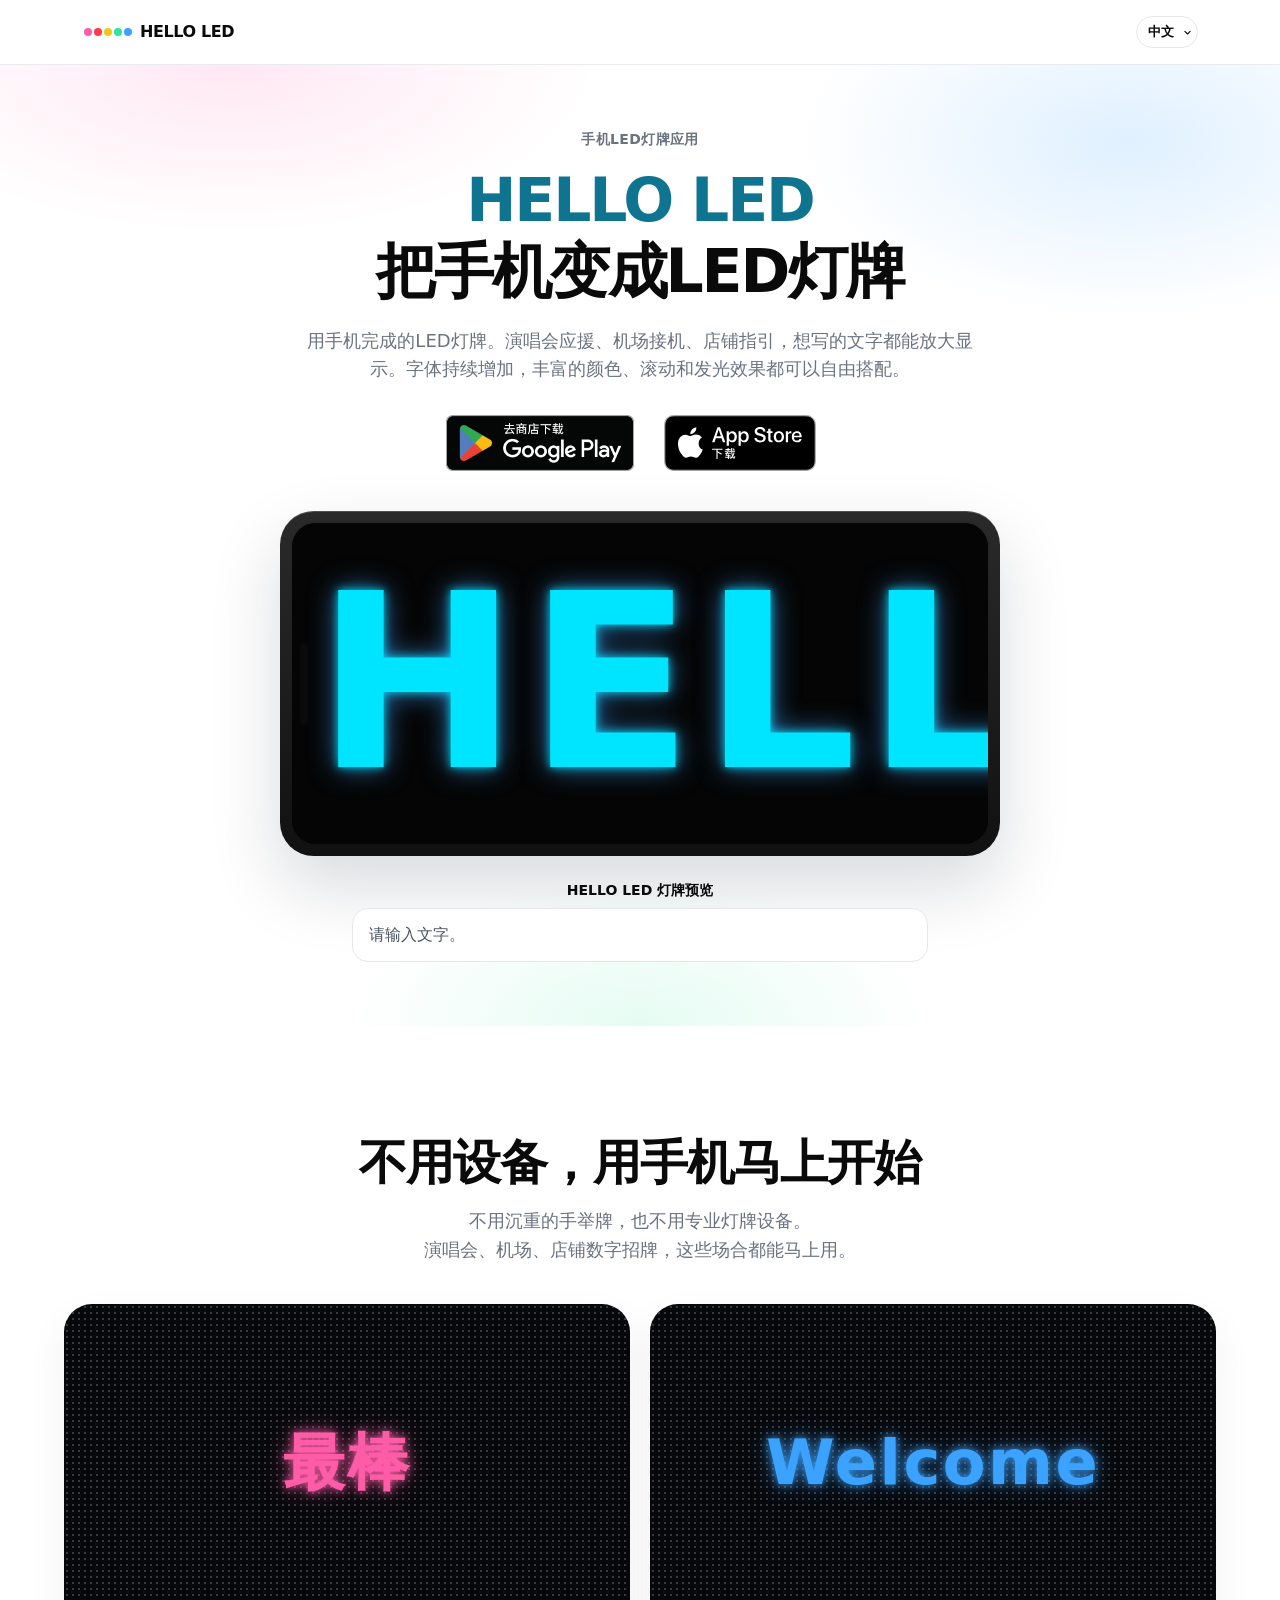
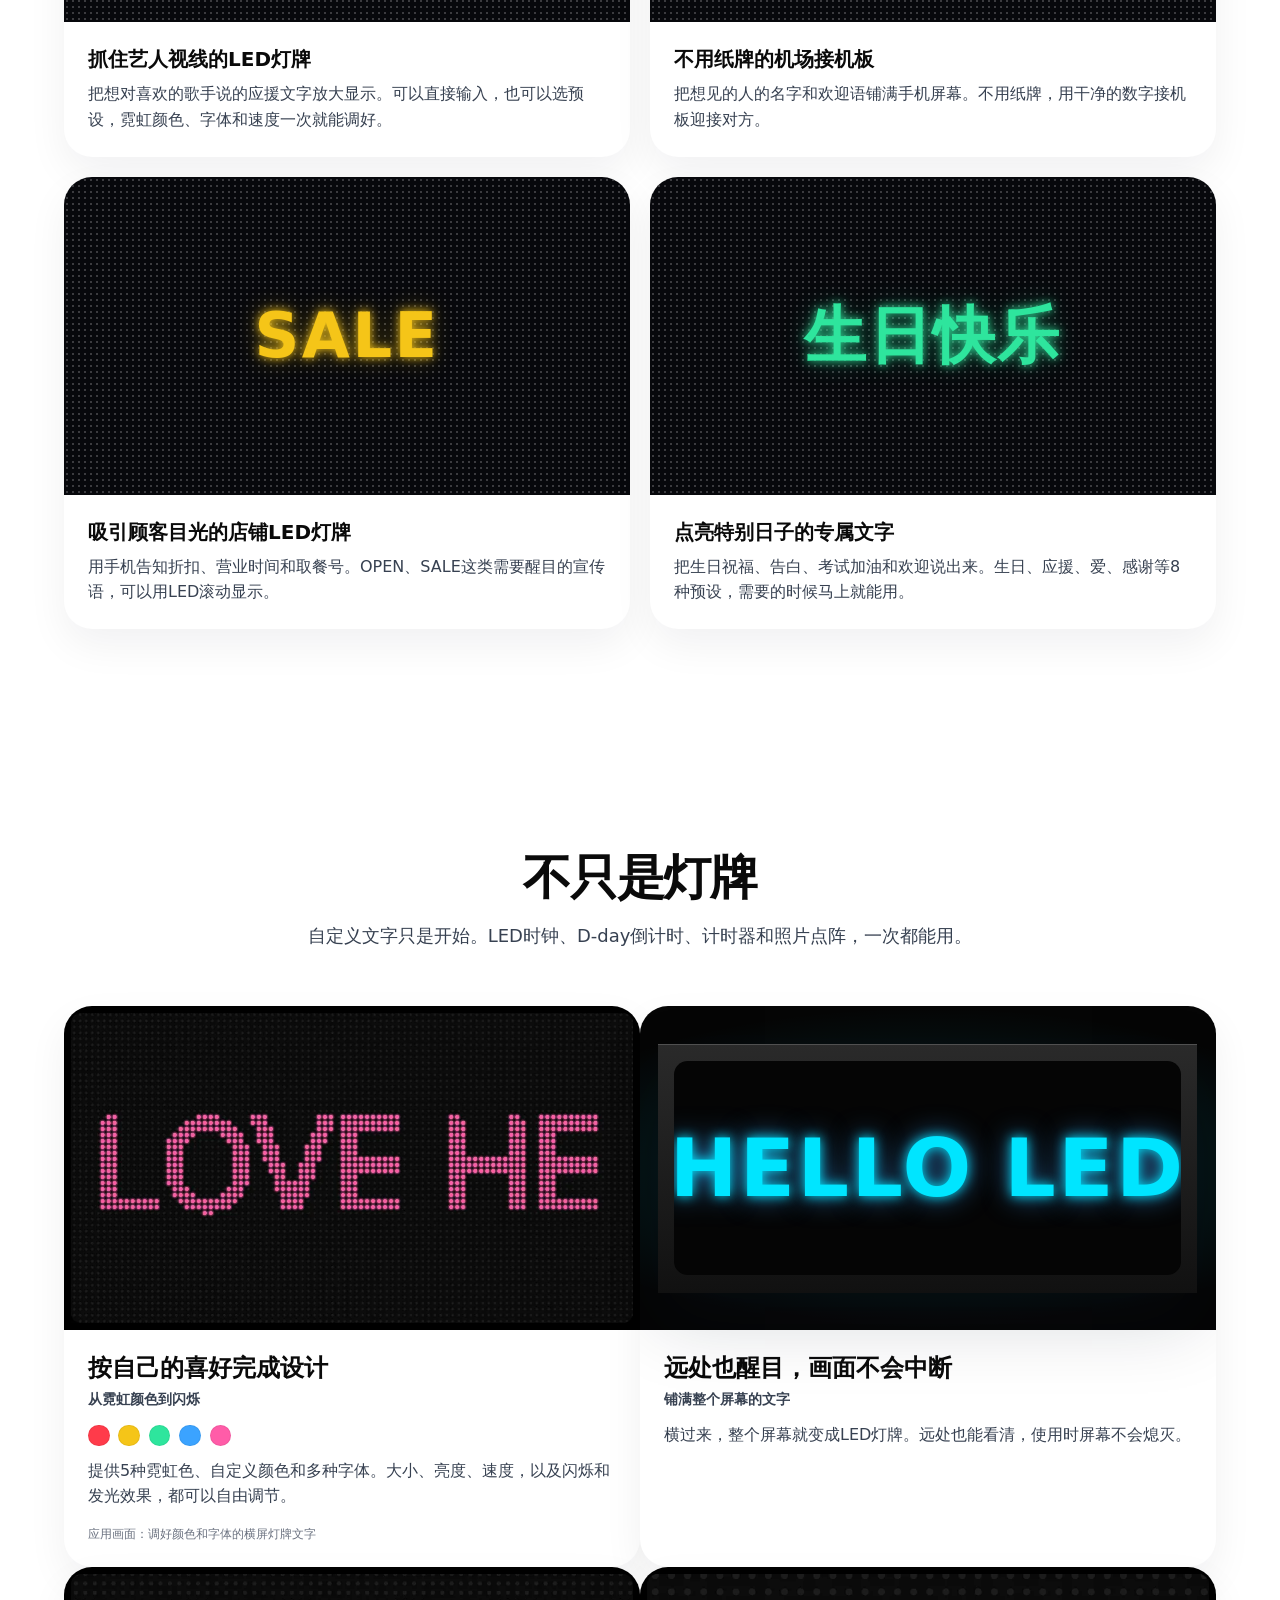
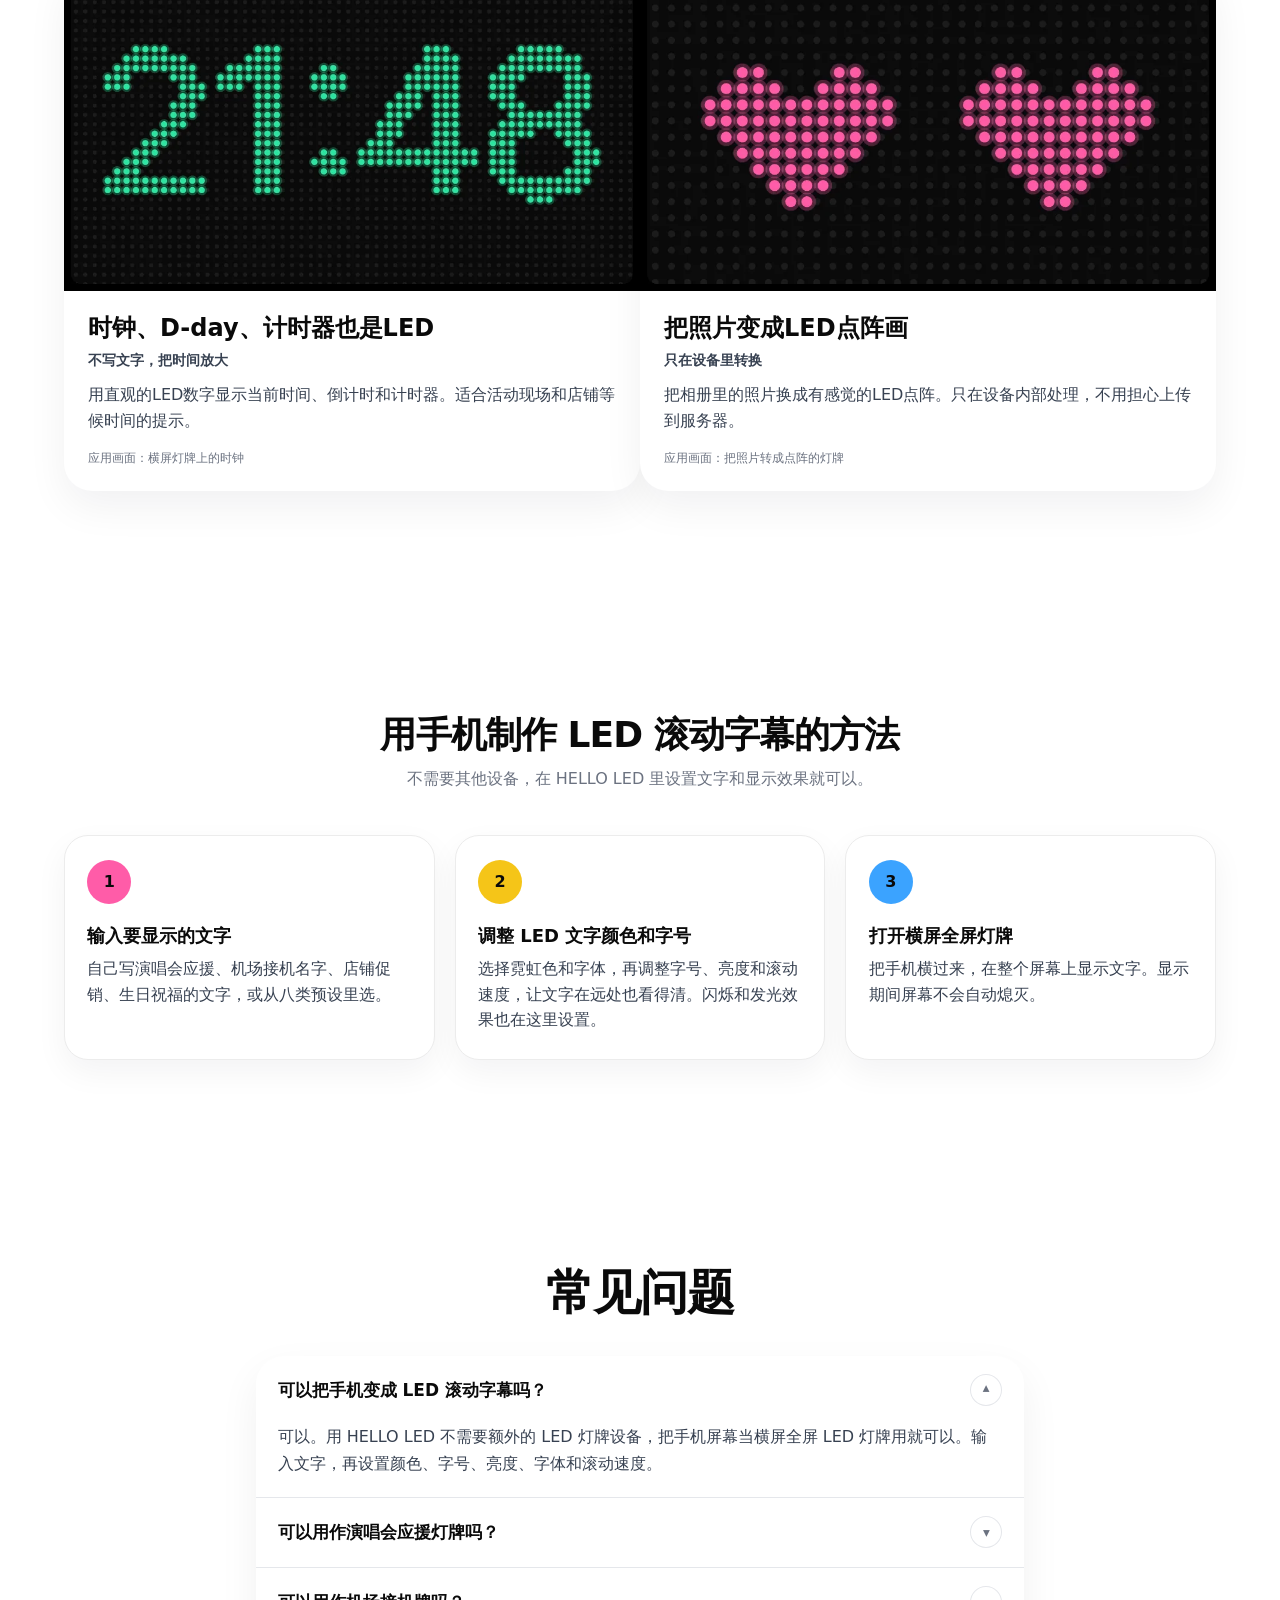
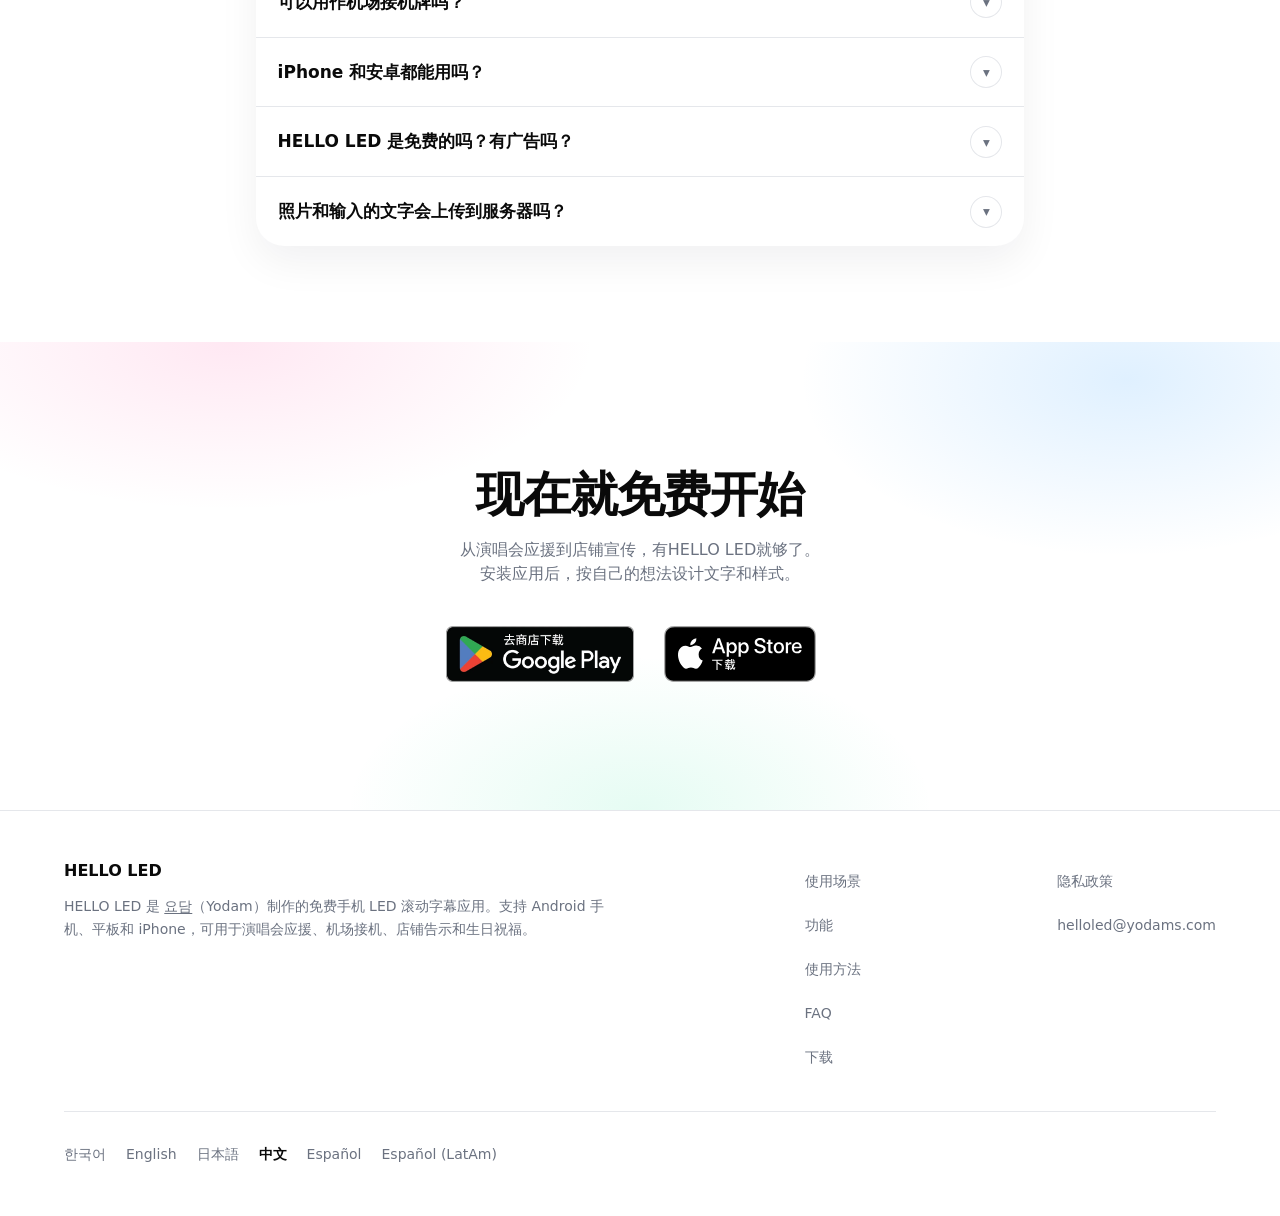
<file: zh/index.html>
<!DOCTYPE html>
<html data-page-lang="zh" lang="zh-Hans">
<head>
  <meta charset="utf-8">
  <meta name="viewport" content="width=device-width, initial-scale=1">
  <meta name="theme-color" content="#ffffff">
  <meta name="referrer" content="strict-origin-when-cross-origin">
  <title>HELLO LED - 手机LED灯牌</title>
  <meta name="description" content="把手机当作免费LED灯牌来使用。演唱会应援、机场接机和店铺宣传文字可以横屏全屏大幅显示。多种字体、霓虹颜色、文字滚动、时钟和计时器功能都支持。">
  <meta name="robots" content="index,follow,max-image-preview:large">
  <link rel="canonical" href="https://helloled.yodams.com/zh/">
  <link rel="alternate" hreflang="ko-KR" href="https://helloled.yodams.com/">
  <link rel="alternate" hreflang="en" href="https://helloled.yodams.com/en/">
  <link rel="alternate" hreflang="ja" href="https://helloled.yodams.com/ja/">
  <link rel="alternate" hreflang="zh-CN" href="https://helloled.yodams.com/zh/">
  <link rel="alternate" hreflang="es-ES" href="https://helloled.yodams.com/es/">
  <link rel="alternate" hreflang="es" href="https://helloled.yodams.com/es/">
  <link rel="alternate" hreflang="es-419" href="https://helloled.yodams.com/es-419/">
  <link rel="alternate" hreflang="es-MX" href="https://helloled.yodams.com/es-419/">
  <link rel="alternate" hreflang="es-AR" href="https://helloled.yodams.com/es-419/">
  <link rel="alternate" hreflang="es-CO" href="https://helloled.yodams.com/es-419/">
  <link rel="alternate" hreflang="es-CL" href="https://helloled.yodams.com/es-419/">
  <link rel="alternate" hreflang="es-PE" href="https://helloled.yodams.com/es-419/">
  <link rel="alternate" hreflang="es-US" href="https://helloled.yodams.com/es-419/">
  <link rel="alternate" hreflang="es-VE" href="https://helloled.yodams.com/es-419/">
  <link rel="alternate" hreflang="es-EC" href="https://helloled.yodams.com/es-419/">
  <link rel="alternate" hreflang="es-GT" href="https://helloled.yodams.com/es-419/">
  <link rel="alternate" hreflang="es-BO" href="https://helloled.yodams.com/es-419/">
  <link rel="alternate" hreflang="es-DO" href="https://helloled.yodams.com/es-419/">
  <link rel="alternate" hreflang="es-HN" href="https://helloled.yodams.com/es-419/">
  <link rel="alternate" hreflang="es-PY" href="https://helloled.yodams.com/es-419/">
  <link rel="alternate" hreflang="es-SV" href="https://helloled.yodams.com/es-419/">
  <link rel="alternate" hreflang="es-NI" href="https://helloled.yodams.com/es-419/">
  <link rel="alternate" hreflang="es-CR" href="https://helloled.yodams.com/es-419/">
  <link rel="alternate" hreflang="es-PA" href="https://helloled.yodams.com/es-419/">
  <link rel="alternate" hreflang="es-UY" href="https://helloled.yodams.com/es-419/">
  <link rel="alternate" hreflang="es-PR" href="https://helloled.yodams.com/es-419/">
  <link rel="alternate" hreflang="es-CU" href="https://helloled.yodams.com/es-419/">
  <link rel="alternate" hreflang="x-default" href="https://helloled.yodams.com/">
  <link rel="icon" type="image/png" href="/favicon.png" sizes="256x256">
  <link rel="icon" type="image/png" href="/favicon-32.png" sizes="32x32">
  <link rel="apple-touch-icon" href="/apple-touch-icon.png">
  <link rel="alternate" type="text/plain" href="https://helloled.yodams.com/llms.txt" title="HELLO LED LLM Summary">
  <meta property="og:type" content="website">
  <meta property="og:locale" content="zh_CN">
  <meta property="og:locale:alternate" content="ko_KR">
  <meta property="og:locale:alternate" content="en_US">
  <meta property="og:locale:alternate" content="ja_JP">
  <meta property="og:locale:alternate" content="es_ES">
  <meta property="og:locale:alternate" content="es_MX">
  <meta property="og:site_name" content="HELLO LED">
  <meta property="og:title" content="HELLO LED - 手机LED灯牌">
  <meta property="og:description" content="把手机当作免费LED灯牌来使用。演唱会应援、机场接机和店铺宣传文字可以横屏全屏大幅显示。多种字体、霓虹颜色、文字滚动、时钟和计时器功能都支持。">
  <meta property="og:url" content="https://helloled.yodams.com/zh/">
  <meta property="og:image" content="https://helloled.yodams.com/og.png">
  <meta property="og:image:type" content="image/png">
  <meta property="og:image:width" content="1200">
  <meta property="og:image:height" content="630">
  <meta property="og:image:alt" content="HELLO LED 应用图标：蓝色圆圈内有五个彩色圆点和 HELLO LED 文字">
  <meta name="twitter:card" content="summary_large_image">
  <meta name="twitter:title" content="HELLO LED - 手机LED灯牌">
  <meta name="twitter:description" content="把手机当作免费LED灯牌来使用。演唱会应援、机场接机和店铺宣传文字可以横屏全屏大幅显示。多种字体、霓虹颜色、文字滚动、时钟和计时器功能都支持。">
  <meta name="twitter:image" content="https://helloled.yodams.com/og.png">
  <meta name="twitter:image:alt" content="HELLO LED 应用图标：蓝色圆圈内有五个彩色圆点和 HELLO LED 文字">
  <link rel="dns-prefetch" href="https://play.google.com">
  <link rel="preconnect" href="https://play.google.com" crossorigin>
  <link rel="dns-prefetch" href="https://apps.apple.com">
  <link rel="preconnect" href="https://apps.apple.com" crossorigin>
  <link rel="preload" href="/styles.css" as="style">
  <link rel="stylesheet" href="/styles.css">
  <style>
    @keyframes marquee {
      0% { transform: translateX(0); }
      100% { transform: translateX(-50%); }
    }
    @keyframes led-blink {
      0%, 100% { opacity: 1; }
      50% { opacity: 0.72; }
    }
    @keyframes phone-tilt {
      0%, 100% { transform: rotate(-3deg); }
      50% { transform: rotate(3deg); }
    }
    html { scroll-behavior: smooth; }
    #features, #uses, #how, #qa, #download { scroll-margin-top: 3rem; }
    #main { scroll-margin-top: 6.5rem; }
    #main:focus { outline: none; }
    #features .max-w-3xl > p,
    #how li > p { color: #374151; }
    #qa summary h3 { margin: 0; min-width: 0; font-size: 1.0625rem; font-weight: 700; line-height: 1.45; }
    #qa .faq-list p { color: #374151; }
    #qa a:focus-visible { outline: 2px solid #374151; outline-offset: 2px; }
    #led-input::placeholder { color: #4b5563; opacity: 1; }
    [data-i18n-html="publisherLine"] a { text-decoration: underline; text-underline-offset: 0.15em; }
    [data-i18n-html="publisherLine"] a:focus-visible { outline: 2px solid #374151; outline-offset: 2px; }
    body {
      background: #fff;
      color: #0a0a0a;
      font-family: "PingFang SC", "Hiragino Sans GB", "Microsoft YaHei", "Noto Sans SC", system-ui, sans-serif;
    }
    .neon-word { color: #0e7490; }
    .js .reveal {
      transform: translateY(12px);
      transition: transform 0.65s ease;
    }
    .js .reveal.is-visible {
      transform: translateY(0);
    }
    .hero-wash {
      background:
        radial-gradient(520px 240px at 18% 0%, rgba(255, 92, 168, 0.14), transparent 70%),
        radial-gradient(480px 260px at 88% 8%, rgba(59, 163, 255, 0.16), transparent 68%),
        radial-gradient(420px 220px at 50% 100%, rgba(46, 229, 157, 0.12), transparent 70%);
    }
    .device {
      background: linear-gradient(180deg, #2a2a2a, #111);
      box-shadow:
        0 30px 70px rgba(15, 23, 42, 0.16),
        inset 0 1px 0 rgba(255, 255, 255, 0.18);
    }
    .lang-switch { position: relative; display: inline-flex; }
    #lang {
      appearance: none;
      -webkit-appearance: none;
      box-sizing: border-box;
      position: absolute;
      inset: 0;
      width: 100%;
      height: 100%;
      min-height: 0;
      color: transparent;
      font-size: 0.8125rem;
      padding: 0 1.35rem 0 0.75rem;
      background-image: url("data:image/svg+xml,%3Csvg xmlns='http://www.w3.org/2000/svg' width='12' height='12' viewBox='0 0 12 12'%3E%3Cpath d='M2.5 4.5 6 8l3.5-3.5' fill='none' stroke='%230a0a0a' stroke-width='1.5' stroke-linecap='round' stroke-linejoin='round'/%3E%3C/svg%3E");
      background-repeat: no-repeat;
      background-position: right 0.35rem center;
      background-size: 0.55rem;
    }
    #lang option { color: #0a0a0a; }
    .lang-switch-label {
      position: relative;
      display: flex;
      align-items: center;
      justify-content: center;
      pointer-events: none;
      white-space: nowrap;
      height: 32px;
      padding: 0 1.35rem 0 0.75rem;
      font-size: 0.8125rem;
      font-weight: 600;
    }
    .marquee-track {
      display: flex;
      width: max-content;
      animation: marquee 12s linear infinite;
    }
    .led-screen { container-type: size; }
    .led-text {
      font-size: 75.25cqh;
      line-height: 1;
      font-weight: 800;
      letter-spacing: 0.04em;
      white-space: nowrap;
      color: #00E5FF;
      text-shadow: 0 0 10px rgba(0, 229, 255, 0.9), 0 0 28px rgba(59, 163, 255, 0.7);
      animation: led-blink 2.4s ease-in-out infinite;
    }
    details summary { list-style: none; }
    details summary::-webkit-details-marker { display: none; }
    details[open] .faq-chevron { transform: rotate(180deg); }
    .store-badge {
      display: block;
      width: 11.75rem;
      height: 3.5rem;
      object-fit: contain;
      object-position: center;
    }
    .feature-card {
      display: flex;
      flex-direction: column;
      overflow: hidden;
      border-radius: 1.75rem;
      background: #fff;
      box-shadow: 0 16px 40px rgba(15, 23, 42, 0.06);
    }
    .feature-card figure { margin: 0; }
    .feature-card img { display: block; width: 100%; height: auto; }
    .feature-copy {
      display: flex;
      flex: 1;
      flex-direction: column;
      padding: 1.35rem 1.5rem 1.5rem;
    }
    .feature-kicker { margin-top: 0.35rem; font-size: 0.875rem; font-weight: 600; color: #374151; }
    .feature-body { margin-top: 0.7rem; color: #374151; line-height: 1.6; }
    .feature-note { margin-top: auto; padding-top: 1rem; font-size: 0.75rem; color: #6b7280; }
    .swatches { display: flex; gap: 0.55rem; margin-top: 0.9rem; }
    .swatches span { width: 1.35rem; height: 1.35rem; border-radius: 999px; box-shadow: inset 0 0 0 1px rgba(0, 0, 0, 0.06); }
    .phone-stage {
      display: flex;
      align-items: center;
      justify-content: center;
      margin: 0;
      padding: 1.35rem 1.15rem;
      background:
        radial-gradient(120% 80% at 50% 50%, rgba(0, 229, 255, 0.16), transparent 62%),
        #050505;
      aspect-ratio: 16 / 9;
    }
    .phone-tilt {
      position: relative;
      width: 100%;
      container-type: size;
      aspect-ratio: 19.5 / 9;
      animation: phone-tilt 5s ease-in-out infinite;
    }
    .phone-screen {
      position: absolute;
      inset: 7% 3%;
      border-radius: 0.85rem;
      background: #050505;
      display: flex;
      align-items: center;
      justify-content: center;
      overflow: hidden;
      color: #00E5FF;
      font-weight: 800;
      letter-spacing: 0.03em;
      line-height: 1;
      white-space: nowrap;
      font-size: clamp(2.75rem, 15cqw, 5.75rem);
      text-shadow: 0 0 12px rgba(0, 229, 255, 0.95), 0 0 28px rgba(59, 163, 255, 0.7);
    }
    .how-list {
      display: grid;
      gap: 1rem;
      margin: 2.75rem 0 0;
      padding: 0;
      list-style: none;
    }
    .use-grid {
      display: grid;
      gap: 1rem;
      margin: 2.5rem 0 0;
    }
    .use-grid h3 { margin: 0; font-size: 1.125rem; font-weight: 700; color: #0a0a0a; }
    .use-grid p { margin: 0.45rem 0 0; color: #374151; line-height: 1.6; }
    @media (min-width: 640px) {
      .use-grid { grid-template-columns: repeat(2, minmax(0, 1fr)); gap: 1.25rem; }
      .use-grid h3 { font-size: 1.25rem; }
    }
    .how-step {
      position: relative;
      border: 1px solid #ececec;
      border-radius: 1.5rem;
      background: #fff;
      padding: 1.5rem 1.4rem 1.6rem;
      box-shadow: 0 12px 32px rgba(15, 23, 42, 0.05);
    }
    .how-index {
      position: relative;
      z-index: 1;
      display: flex;
      width: 2.75rem;
      height: 2.75rem;
      align-items: center;
      justify-content: center;
      border-radius: 999px;
      font-weight: 800;
      color: #0a0a0a;
    }
    .how-step h3 { margin: 1.1rem 0 0; font-size: 1.125rem; font-weight: 700; color: #0a0a0a; }
    .how-step p { margin: 0.45rem 0 0; color: #6b7280; line-height: 1.6; }
    .faq-list {
      margin-top: 2.5rem;
      overflow: hidden;
      border-radius: 1.75rem;
      background: #fff;
      box-shadow: 0 16px 40px rgba(15, 23, 42, 0.06);
    }
    .faq-list details + details { border-top: 1px solid #e5e7eb; }
    .faq-list summary { padding: 1.15rem 1.35rem; }
    .faq-list details[open] summary { background: transparent; }
    .faq-list p { margin: 0; padding: 0 1.35rem 1.25rem; line-height: 1.65; }
    .faq-chevron {
      display: inline-flex;
      width: 2rem;
      height: 2rem;
      align-items: center;
      justify-content: center;
      border-radius: 999px;
      background: transparent;
      box-shadow: inset 0 0 0 1px #e5e7eb;
      font-size: 0.85rem;
    }
    @media (min-width: 768px) {
      .how-list { grid-template-columns: repeat(3, 1fr); gap: 1.25rem; }
    }
    @media (prefers-reduced-motion: reduce) {
      html { scroll-behavior: auto; }
      .js .reveal { opacity: 1; transform: none; transition: none; }
      .marquee-track, .led-text { animation: none !important; }
      .phone-tilt { animation: none !important; transform: none; }
    }
  </style>
  <script type="application/ld+json">
{
  "@context": "https://schema.org",
  "@graph": [
    {
      "@type": "Organization",
      "@id": "https://helloled.yodams.com/#organization",
      "name": "HELLO LED",
      "legalName": "요담",
      "alternateName": "Yodam",
      "url": "https://helloled.yodams.com/",
      "email": "helloled@yodams.com",
      "logo": {
        "@type": "ImageObject",
        "url": "https://helloled.yodams.com/favicon.png",
        "width": 256,
        "height": 256
      },
      "description": "HELLO LED 是 요담（Yodam）制作的免费手机 LED 灯牌应用。把 Android 手机、平板和 iPhone 的屏幕变成横屏全屏 LED 滚动字幕屏，可以显示演唱会应援、机场接机、店铺宣传和生日祝福。支持五种预设霓虹色和自选颜色、11 款字体、字号、亮度、滚动速度以及闪烁和发光效果，并用 LED 数字显示当前时间、D-Day 倒计时和计时器。相册照片在设备内转换成 LED 点阵图像，收藏最多可按顺序播放 8 条文字，同一 Wi-Fi 下的 HELLO LED 之间可以对上文字。照片转换和文字同步都不使用外部服务器。保存的文字可以显示在 Android 桌面小部件上，该小部件仅在 Android 提供。网站显示的版本是 1.0.4。",
      "sameAs": [
        "https://play.google.com/store/apps/details?id=com.yodam.helloled",
        "https://apps.apple.com/app/id6816627023",
        "https://yodams.com/",
        "https://github.com/leeyodam/helloled"
      ],
      "contactPoint": {
        "@type": "ContactPoint",
        "contactType": "customer support",
        "email": "helloled@yodams.com",
        "availableLanguage": [
          "ko",
          "en",
          "ja",
          "zh-Hans",
          "es",
          "es-419"
        ]
      }
    },
    {
      "@type": "Service",
      "@id": "https://helloled.yodams.com/#service",
      "name": "HELLO LED",
      "serviceType": "手机 LED 灯牌应用",
      "description": "HELLO LED 是 요담（Yodam）制作的免费手机 LED 灯牌应用。把 Android 手机、平板和 iPhone 的屏幕变成横屏全屏 LED 滚动字幕屏，可以显示演唱会应援、机场接机、店铺宣传和生日祝福。支持五种预设霓虹色和自选颜色、11 款字体、字号、亮度、滚动速度以及闪烁和发光效果，并用 LED 数字显示当前时间、D-Day 倒计时和计时器。相册照片在设备内转换成 LED 点阵图像，收藏最多可按顺序播放 8 条文字，同一 Wi-Fi 下的 HELLO LED 之间可以对上文字。照片转换和文字同步都不使用外部服务器。保存的文字可以显示在 Android 桌面小部件上，该小部件仅在 Android 提供。网站显示的版本是 1.0.4。",
      "url": "https://helloled.yodams.com/zh/",
      "provider": {
        "@id": "https://helloled.yodams.com/#organization"
      },
      "isRelatedTo": {
        "@id": "https://helloled.yodams.com/#app"
      },
      "areaServed": "Worldwide",
      "availableChannel": [
        {
          "@type": "ServiceChannel",
          "serviceUrl": "https://play.google.com/store/apps/details?id=com.yodam.helloled",
          "availableLanguage": [
            "ko",
            "en",
            "ja",
            "zh-Hans",
            "es",
            "es-419"
          ]
        },
        {
          "@type": "ServiceChannel",
          "serviceUrl": "https://apps.apple.com/app/id6816627023",
          "availableLanguage": [
            "ko",
            "en",
            "ja",
            "zh-Hans",
            "es",
            "es-419"
          ]
        }
      ],
      "offers": [
        {
          "@type": "Offer",
          "price": "0",
          "priceCurrency": "KRW",
          "availability": "https://schema.org/InStock",
          "url": "https://play.google.com/store/apps/details?id=com.yodam.helloled"
        },
        {
          "@type": "Offer",
          "price": "0",
          "priceCurrency": "KRW",
          "availability": "https://schema.org/InStock",
          "url": "https://apps.apple.com/app/id6816627023"
        }
      ]
    },
    {
      "@type": "WebSite",
      "@id": "https://helloled.yodams.com/#website",
      "url": "https://helloled.yodams.com/",
      "name": "HELLO LED",
      "alternateName": "헬로 LED",
      "description": "HELLO LED 官方网站。在 Google Play 和 App Store 免费安装手机 LED 滚动字幕应用。",
      "inLanguage": "zh-Hans",
      "publisher": {
        "@id": "https://helloled.yodams.com/#organization"
      },
      "potentialAction": [
        {
          "@type": "DownloadAction",
          "name": "下载 HELLO LED",
          "target": {
            "@type": "EntryPoint",
            "urlTemplate": "https://play.google.com/store/apps/details?id=com.yodam.helloled",
            "actionPlatform": [
              "https://schema.org/AndroidPlatform"
            ]
          }
        },
        {
          "@type": "DownloadAction",
          "name": "下载 HELLO LED",
          "target": {
            "@type": "EntryPoint",
            "urlTemplate": "https://apps.apple.com/app/id6816627023",
            "actionPlatform": [
              "https://schema.org/IOSPlatform"
            ]
          }
        }
      ]
    },
    {
      "@type": "WebPage",
      "@id": "https://helloled.yodams.com/zh/#webpage",
      "url": "https://helloled.yodams.com/zh/",
      "name": "HELLO LED - 手机LED灯牌",
      "description": "把手机当作免费LED灯牌来使用。演唱会应援、机场接机和店铺宣传文字可以横屏全屏大幅显示。多种字体、霓虹颜色、文字滚动、时钟和计时器功能都支持。",
      "inLanguage": "zh-Hans",
      "isPartOf": {
        "@id": "https://helloled.yodams.com/#website"
      },
      "about": [
        {
          "@id": "https://helloled.yodams.com/#app"
        },
        {
          "@id": "https://helloled.yodams.com/#service"
        }
      ],
      "mainEntity": {
        "@id": "https://helloled.yodams.com/#app"
      },
      "hasPart": [
        {
          "@id": "https://helloled.yodams.com/zh/#howto"
        },
        {
          "@id": "https://helloled.yodams.com/zh/#faq"
        }
      ],
      "datePublished": "2026-09-21",
      "dateModified": "2026-11-04",
      "primaryImageOfPage": {
        "@type": "ImageObject",
        "url": "https://helloled.yodams.com/og.png",
        "width": 1200,
        "height": 630,
        "caption": "蓝色圆圈中写着 HELLO LED 的标志"
      },
      "image": [
        {
          "@type": "ImageObject",
          "url": "https://helloled.yodams.com/screens/led-marquee.png",
          "width": 960,
          "height": 540,
          "caption": "用手机 LED 滚动字幕应用 HELLO LED 制作的粉色霓虹应援文字界面"
        },
        {
          "@type": "ImageObject",
          "url": "https://helloled.yodams.com/screens/led-clock.png",
          "width": 960,
          "height": 540,
          "caption": "HELLO LED 界面示例：横屏时钟 21:48"
        },
        {
          "@type": "ImageObject",
          "url": "https://helloled.yodams.com/screens/led-dots.png",
          "width": 960,
          "height": 540,
          "caption": "HELLO LED 界面示例：由照片转成的两个粉色心形点阵"
        }
      ]
    },
    {
      "@type": [
        "SoftwareApplication",
        "MobileApplication"
      ],
      "@id": "https://helloled.yodams.com/#app",
      "name": "HELLO LED",
      "alternateName": "헬로 LED",
      "applicationCategory": "UtilitiesApplication",
      "operatingSystem": "Android, iOS",
      "softwareVersion": "1.0.4",
      "isAccessibleForFree": true,
      "inLanguage": [
        "ko",
        "en",
        "ja",
        "zh-Hans",
        "es",
        "es-419"
      ],
      "description": "把手机当作免费LED灯牌来使用。演唱会应援、机场接机和店铺宣传文字可以横屏全屏大幅显示。多种字体、霓虹颜色、文字滚动、时钟和计时器功能都支持。",
      "featureList": [
        "五种预设霓虹色（红、黄、绿、蓝、粉）与自选颜色、字号、亮度、滚动速度、闪烁与发光效果、11 款字体",
        "仅横屏的全屏 LED 字幕与屏幕常亮防熄灭",
        "当前时间、D-Day 倒计时与计时器",
        "设备内照片转 LED 点阵，不上传服务器",
        "应援、生日、接机、店铺、表白、考试加油、欢迎、感谢 8 类预设",
        "收藏与最多 8 条按顺序播放",
        "同一 Wi-Fi 下的 HELLO LED 文字同步，不使用服务器",
        "在 Android 桌面小部件上显示保存的文字。仅 Android"
      ],
      "url": "https://play.google.com/store/apps/details?id=com.yodam.helloled",
      "downloadUrl": "https://play.google.com/store/apps/details?id=com.yodam.helloled",
      "installUrl": "https://apps.apple.com/app/id6816627023",
      "sameAs": [
        "https://play.google.com/store/apps/details?id=com.yodam.helloled",
        "https://apps.apple.com/app/id6816627023"
      ],
      "screenshot": [
        "https://helloled.yodams.com/screens/led-marquee.png",
        "https://helloled.yodams.com/screens/led-clock.png",
        "https://helloled.yodams.com/screens/led-dots.png"
      ],
      "offers": [
        {
          "@type": "Offer",
          "price": "0",
          "priceCurrency": "KRW",
          "availability": "https://schema.org/InStock",
          "url": "https://play.google.com/store/apps/details?id=com.yodam.helloled"
        },
        {
          "@type": "Offer",
          "price": "0",
          "priceCurrency": "KRW",
          "availability": "https://schema.org/InStock",
          "url": "https://apps.apple.com/app/id6816627023"
        }
      ],
      "author": {
        "@id": "https://helloled.yodams.com/#organization"
      },
      "publisher": {
        "@id": "https://helloled.yodams.com/#organization"
      }
    },
    {
      "@type": "HowTo",
      "@id": "https://helloled.yodams.com/zh/#howto",
      "name": "用手机制作 LED 滚动字幕的方法",
      "description": "不需要其他设备，在 HELLO LED 里设置文字和显示效果就可以。",
      "inLanguage": "zh-Hans",
      "totalTime": "PT1M",
      "step": [
        {
          "@type": "HowToStep",
          "position": 1,
          "name": "输入要显示的文字",
          "text": "自己写演唱会应援、机场接机名字、店铺促销、生日祝福的文字，或从八类预设里选。"
        },
        {
          "@type": "HowToStep",
          "position": 2,
          "name": "调整 LED 文字颜色和字号",
          "text": "选择霓虹色和字体，再调整字号、亮度和滚动速度，让文字在远处也看得清。闪烁和发光效果也在这里设置。"
        },
        {
          "@type": "HowToStep",
          "position": 3,
          "name": "打开横屏全屏灯牌",
          "text": "把手机横过来，在整个屏幕上显示文字。显示期间屏幕不会自动熄灭。"
        }
      ]
    },
    {
      "@type": "FAQPage",
      "@id": "https://helloled.yodams.com/zh/#faq",
      "url": "https://helloled.yodams.com/zh/#qa",
      "inLanguage": "zh-Hans",
      "isPartOf": {
        "@id": "https://helloled.yodams.com/zh/#webpage"
      },
      "mainEntity": [
        {
          "@type": "Question",
          "name": "可以把手机变成 LED 滚动字幕吗？",
          "acceptedAnswer": {
            "@type": "Answer",
            "text": "可以。用 HELLO LED 不需要额外的 LED 灯牌设备，把手机屏幕当横屏全屏 LED 灯牌用就可以。输入文字，再设置颜色、字号、亮度、字体和滚动速度。"
          }
        },
        {
          "@type": "Question",
          "name": "可以用作演唱会应援灯牌吗？",
          "acceptedAnswer": {
            "@type": "Answer",
            "text": "可以。自己写想对歌手说的应援文字或从预设里选，再调整霓虹色、字体和滚动速度，在演唱会现场更醒目。"
          }
        },
        {
          "@type": "Question",
          "name": "可以用作机场接机牌吗？",
          "acceptedAnswer": {
            "@type": "Answer",
            "text": "可以。输入名字或欢迎语，在手机上放大显示。在机场举起来就是数字接机牌。"
          }
        },
        {
          "@type": "Question",
          "name": "iPhone 和安卓都能用吗？",
          "acceptedAnswer": {
            "@type": "Answer",
            "text": "可以。支持 Android 手机、平板和 iPhone。请从 Google Play 或 App Store 安装。"
          }
        },
        {
          "@type": "Question",
          "name": "HELLO LED 是免费的吗？有广告吗？",
          "acceptedAnswer": {
            "@type": "Answer",
            "text": "可以免费安装。不过编辑界面可能出现横幅广告，打开横屏全屏 LED 灯牌之前也可能出现全屏广告。显示 LED 文字的全屏灯牌上没有横幅广告。"
          }
        },
        {
          "@type": "Question",
          "name": "照片和输入的文字会上传到服务器吗？",
          "acceptedAnswer": {
            "@type": "Answer",
            "text": "不会。相册照片的点阵转换在设备内完成，文字和设置也留在手机上。连接同一 Wi-Fi 的 HELLO LED 之间对上文字，同样不使用外部服务器。"
          }
        }
      ]
    }
  ]
}
  </script>
</head>
<body class="bg-white text-ink antialiased">
  <script>document.documentElement.classList.add('js');</script>
  <a href="#main" class="sr-only focus:not-sr-only focus:absolute focus:left-4 focus:top-4 focus:z-[60] focus:rounded-full focus:bg-ink focus:px-4 focus:py-2 focus:text-white" data-i18n="skip">跳到正文</a>

  <header class="sticky top-0 z-50 border-b border-line/80 bg-white/80 backdrop-blur-md">
    <nav class="mx-auto flex max-w-6xl items-center justify-between gap-3 px-5 py-2.5" aria-label="主导航" data-i18n-aria="navLabel">
      <a href="/zh/" class="inline-flex min-h-11 shrink-0 items-center gap-2 whitespace-nowrap font-extrabold tracking-tight focus-visible:outline focus-visible:outline-2 focus-visible:outline-offset-2 focus-visible:outline-gray-700" data-home-link>
        <span class="flex gap-0.5" aria-hidden="true">
          <span class="h-2 w-2 rounded-full bg-neonPink"></span>
          <span class="h-2 w-2 rounded-full bg-neonRed"></span>
          <span class="h-2 w-2 rounded-full bg-neonYellow"></span>
          <span class="h-2 w-2 rounded-full bg-neonGreen"></span>
          <span class="h-2 w-2 rounded-full bg-neonBlue"></span>
        </span>
        <span lang="en" aria-hidden="true">HELLO LED</span>
        <span class="sr-only" data-i18n-html="homeLabel"><b lang="en">HELLO LED</b> 首页</span>
      </a>
      <div class="flex items-center gap-2">
        <label class="sr-only" for="lang" data-i18n="langLabel">语言</label>
        <div class="lang-switch">
          <select id="lang" class="rounded-full border border-line bg-white font-semibold text-ink focus-visible:outline focus-visible:outline-2 focus-visible:outline-offset-2 focus-visible:outline-gray-700" aria-label="语言" data-i18n-aria="langLabel">
            <option value="ko" lang="ko">한국어</option>
            <option value="en" lang="en">English</option>
            <option value="ja" lang="ja">日本語</option>
            <option value="zh" selected lang="zh-Hans">中文</option>
            <option value="es" lang="es">Español</option>
            <option value="es_419" lang="es-419">Español (LatAm)</option>
          </select>
          <span class="lang-switch-label" aria-hidden="true">中文</span>
        </div>
      </div>
    </nav>
  </header>

  <main id="main" tabindex="-1">
    <section class="hero-wash relative overflow-hidden px-5 pb-12 pt-12 sm:pb-16 sm:pt-16">
      <div class="relative mx-auto max-w-3xl text-center">
        <p class="mb-4 text-sm font-semibold tracking-wide text-muted" data-i18n="kicker">手机LED灯牌应用</p>
        <h1 class="text-[clamp(2.15rem,5.4vw,3.75rem)] font-extrabold leading-[1.18] tracking-[-0.035em]">
          <span class="neon-word" lang="en" data-i18n="heroAccent">HELLO LED</span><br>
          <span data-i18n="heroLine1">把手机变成LED灯牌</span>
        </h1>
        <p class="mx-auto mt-5 max-w-2xl text-base leading-relaxed text-muted sm:text-lg" data-i18n="heroBody">用手机完成的LED灯牌。演唱会应援、机场接机、店铺指引，想写的文字都能放大显示。字体持续增加，丰富的颜色、滚动和发光效果都可以自由搭配。</p>
        <div class="mx-auto mt-8 flex max-w-xl flex-wrap items-center justify-center gap-3" id="download-hero">
            <a class="inline-flex focus-visible:outline focus-visible:outline-2 focus-visible:outline-offset-2 focus-visible:outline-gray-700" href="https://play.google.com/store/apps/details?id=com.yodam.helloled" target="_blank" rel="noopener noreferrer" aria-label="在 Google Play 下载，新标签页" data-i18n-aria="playAlt">
              <picture>
                <source type="image/webp" srcset="/badges/play-zh.webp">
                <img
                  data-badge="play"
                  data-i18n-alt="playAlt"
                  src="/badges/play-zh.png"
                  width="215"
                  height="64"
                  decoding="async"
                  fetchpriority="high"
                  class="store-badge"
                  alt="在 Google Play 下载，新标签页"
                >
              </picture>
            </a>
            <a class="inline-flex focus-visible:outline focus-visible:outline-2 focus-visible:outline-offset-2 focus-visible:outline-gray-700" href="https://apps.apple.com/app/id6816627023" target="_blank" rel="noopener noreferrer" aria-label="在 App Store 下载，新标签页" data-i18n-aria="appleAlt">
              <img
                data-badge="apple"
                data-i18n-alt="appleAlt"
                src="/badges/apple-zh.svg"
                width="130"
                height="40"
                decoding="async"
                class="store-badge"
                alt="在 App Store 下载，新标签页"
              >
            </a>
        </div>
      </div>

      <div class="mx-auto mt-8 w-full max-w-3xl px-1 sm:mt-10">
        <figure class="mx-auto w-full max-w-[720px]">
          <div class="device rounded-[1.85rem] p-2.5 sm:rounded-[2.1rem] sm:p-3" aria-hidden="true">
            <div class="led-screen relative overflow-hidden rounded-[1.35rem] bg-black sm:rounded-[1.5rem]" style="aspect-ratio: 19.5 / 9;">
              <div class="absolute left-2 top-1/2 z-10 h-16 w-1.5 -translate-y-1/2 rounded-full bg-neutral-950 sm:h-20 sm:w-2"></div>
              <div class="absolute inset-0 flex items-center overflow-hidden bg-[#050505]">
                <div class="marquee-track items-center gap-16 px-6" id="marquee-track">
                  <span class="led-text" id="led-a">HELLO LED</span>
                  <span class="led-text" id="led-b">HELLO LED</span>
                  <span class="led-text" id="led-c">HELLO LED</span>
                  <span class="led-text" id="led-d">HELLO LED</span>
                </div>
              </div>
            </div>
          </div>
          <figcaption id="preview-caption" class="sr-only" data-i18n-html="previewCaption"><span lang="en">HELLO LED</span> 横屏全屏灯牌预览</figcaption>
        </figure>

        <div id="try" class="mx-auto mt-6 max-w-xl">
          <label for="led-input" class="mb-2 block text-center text-sm font-semibold text-ink" data-i18n-html="previewLabel"><span lang="en">HELLO LED</span> 灯牌预览</label>
          <input
            id="led-input"
            type="text"
            maxlength="80"
            autocomplete="off"
            placeholder="请输入文字。"
            data-i18n-placeholder="previewPlaceholder"
            class="w-full rounded-2xl border border-line bg-white px-4 py-3.5 text-base text-ink placeholder:text-neutral-400 focus:border-ink focus:outline-none focus:ring-2 focus:ring-ink/20"
          >
        </div>
      </div>
    </section>

    <section id="uses" class="px-5 py-20 sm:py-28" aria-labelledby="uses-title">
      <div class="mx-auto max-w-6xl">
        <div class="mx-auto max-w-3xl text-center">
          <h2 id="uses-title" class="reveal text-3xl font-extrabold tracking-tight sm:text-5xl" data-i18n="usesTitle">不用设备，用手机马上开始</h2>
          <p class="reveal mx-auto mt-5 text-lg leading-relaxed text-muted" data-i18n-html="usesLead">不用沉重的手举牌，也不用专业灯牌设备。<br>演唱会、机场、店铺数字招牌，这些场合都能马上用。</p>
        </div>
        <div class="use-grid">
          <article class="use-card reveal">
            <figure>
              <div class="use-screen" aria-hidden="true"><span class="use-led use-led-pink">最棒</span></div>
              <figcaption class="sr-only">示例画面。粉色霓虹应援文字，最棒</figcaption>
            </figure>
            <div class="use-copy">
              <h3 data-i18n="useConcertTitle">抓住艺人视线的LED灯牌</h3>
              <p data-i18n="useConcertBody">把想对喜欢的歌手说的应援文字放大显示。可以直接输入，也可以选预设，霓虹颜色、字体和速度一次就能调好。</p>
            </div>
          </article>
          <article class="use-card reveal">
            <figure>
              <div class="use-screen" aria-hidden="true"><span class="use-led use-led-blue">Welcome</span></div>
              <figcaption class="sr-only">示例画面。蓝色霓虹接机文字，Welcome</figcaption>
            </figure>
            <div class="use-copy">
              <h3 data-i18n="useAirportTitle">不用纸牌的机场接机板</h3>
              <p data-i18n="useAirportBody">把想见的人的名字和欢迎语铺满手机屏幕。不用纸牌，用干净的数字接机板迎接对方。</p>
            </div>
          </article>
          <article class="use-card reveal">
            <figure>
              <div class="use-screen" aria-hidden="true"><span class="use-led use-led-yellow">SALE</span></div>
              <figcaption class="sr-only">示例画面。黄色霓虹店铺文字，SALE</figcaption>
            </figure>
            <div class="use-copy">
              <h3 data-i18n="useShopTitle">吸引顾客目光的店铺LED灯牌</h3>
              <p data-i18n="useShopBody">用手机告知折扣、营业时间和取餐号。OPEN、SALE这类需要醒目的宣传语，可以用LED滚动显示。</p>
            </div>
          </article>
          <article class="use-card reveal">
            <figure>
              <div class="use-screen" aria-hidden="true"><span class="use-led use-led-green">生日快乐</span></div>
              <figcaption class="sr-only">示例画面。绿色霓虹生日文字，生日快乐</figcaption>
            </figure>
            <div class="use-copy">
              <h3 data-i18n="usePartyTitle">点亮特别日子的专属文字</h3>
              <p data-i18n="usePartyBody">把生日祝福、告白、考试加油和欢迎说出来。生日、应援、爱、感谢等8种预设，需要的时候马上就能用。</p>
            </div>
          </article>
        </div>
      </div>
    </section>

    <section id="features" class="px-5 py-20 sm:py-28" aria-labelledby="features-title">
      <div class="mx-auto max-w-6xl">
        <div class="mx-auto max-w-3xl text-center">
          <h2 id="features-title" class="reveal text-3xl font-extrabold tracking-tight sm:text-5xl" data-i18n="featuresTitle">不只是灯牌</h2>
          <p class="reveal mx-auto mt-5 text-lg leading-relaxed text-muted" data-i18n="featuresLead">自定义文字只是开始。LED时钟、D-day倒计时、计时器和照片点阵，一次都能用。</p>
        </div>

        <div class="mt-14 grid gap-5 sm:grid-cols-2">
          <article class="feature-card reveal">
            <figure aria-labelledby="custom-caption">
              <picture>
                <source type="image/webp" srcset="/screens/led-marquee.webp">
                <img
                  src="/screens/led-marquee.png"
                  width="960"
                  height="540"
                  loading="lazy"
                  decoding="async"
                  data-i18n-alt="marqueeAlt"
                  alt="HELLO LED 用粉色霓虹显示演唱会应援文字的画面"
                >
              </picture>
            </figure>
            <div class="feature-copy">
              <h3 class="text-xl font-bold sm:text-2xl" data-i18n="customTitle">按自己的喜好完成设计</h3>
              <p class="feature-kicker" data-i18n="customKicker">从霓虹颜色到闪烁</p>
              <div class="swatches" aria-hidden="true">
                <span class="bg-neonRed"></span>
                <span class="bg-neonYellow"></span>
                <span class="bg-neonGreen"></span>
                <span class="bg-neonBlue"></span>
                <span class="bg-neonPink"></span>
              </div>
              <p class="feature-body" data-i18n="customBody">提供5种霓虹色、自定义颜色和多种字体。大小、亮度、速度，以及闪烁和发光效果，都可以自由调节。</p>
              <p id="custom-caption" class="feature-note" data-i18n="customCaption">应用画面：调好颜色和字体的横屏灯牌文字</p>
            </div>
          </article>

          <article class="feature-card reveal">
            <div class="phone-stage" aria-hidden="true">
              <div class="phone-tilt device rounded-[1.15rem] sm:rounded-[1.35rem]">
                <span class="phone-screen">HELLO LED</span>
              </div>
            </div>
            <div class="feature-copy">
              <h3 class="text-xl font-bold sm:text-2xl" data-i18n="wideTitle">远处也醒目，画面不会中断</h3>
              <p class="feature-kicker" data-i18n="wideKicker">铺满整个屏幕的文字</p>
              <p class="feature-body" data-i18n="wideBody">横过来，整个屏幕就变成LED灯牌。远处也能看清，使用时屏幕不会熄灭。</p>
            </div>
          </article>

          <article class="feature-card reveal">
            <figure aria-labelledby="clock-caption">
              <picture>
                <source type="image/webp" srcset="/screens/led-clock.webp">
                <img
                  src="/screens/led-clock.png"
                  width="960"
                  height="540"
                  loading="lazy"
                  decoding="async"
                  data-i18n-alt="clockAlt"
                  alt="HELLO LED 在横屏全屏上显示的时钟 21:48"
                >
              </picture>
            </figure>
            <div class="feature-copy">
              <h3 class="text-xl font-bold sm:text-2xl" data-i18n="clockTitle">时钟、D-day、计时器也是LED</h3>
              <p class="feature-kicker" data-i18n="clockKicker">不写文字，把时间放大</p>
              <p class="feature-body" data-i18n="clockBody">用直观的LED数字显示当前时间、倒计时和计时器。适合活动现场和店铺等候时间的提示。</p>
              <p id="clock-caption" class="feature-note" data-i18n="clockCaption">应用画面：横屏灯牌上的时钟</p>
            </div>
          </article>

          <article class="feature-card reveal">
            <figure aria-labelledby="photo-caption">
              <picture>
                <source type="image/webp" srcset="/screens/led-dots.webp">
                <img
                  src="/screens/led-dots.png"
                  width="960"
                  height="540"
                  loading="lazy"
                  decoding="async"
                  data-i18n-alt="dotsAlt"
                  alt="手机照片转换成的粉色心形 LED 点阵"
                >
              </picture>
            </figure>
            <div class="feature-copy">
              <h3 class="text-xl font-bold sm:text-2xl" data-i18n="photoTitle">把照片变成LED点阵画</h3>
              <p class="feature-kicker" data-i18n="photoKicker">只在设备里转换</p>
              <p class="feature-body" data-i18n="photoBody">把相册里的照片换成有感觉的LED点阵。只在设备内部处理，不用担心上传到服务器。</p>
              <p id="photo-caption" class="feature-note" data-i18n="photoCaption">应用画面：把照片转成点阵的灯牌</p>
            </div>
          </article>
        </div>
      </div>
    </section>

    <section id="how" class="px-5 py-20 sm:py-28" aria-labelledby="how-title">
      <div class="mx-auto max-w-6xl">
        <div class="reveal mx-auto max-w-2xl text-center">
          <h2 id="how-title" class="text-3xl font-extrabold tracking-tight sm:text-4xl" data-i18n="howTitle">用手机制作 LED 滚动字幕的方法</h2>
          <p class="mt-3 text-muted" data-i18n="howLead">不需要其他设备，在 HELLO LED 里设置文字和显示效果就可以。</p>
        </div>
        <ol class="how-list">
          <li class="how-step reveal">
            <span class="how-index bg-[#FF5CA8]" aria-hidden="true">1</span>
            <h3 data-i18n="step1Title">输入要显示的文字</h3>
            <p data-i18n="step1Body">自己写演唱会应援、机场接机名字、店铺促销、生日祝福的文字，或从八类预设里选。</p>
          </li>
          <li class="how-step reveal">
            <span class="how-index bg-[#F5C518]" aria-hidden="true">2</span>
            <h3 data-i18n="step2Title">调整 LED 文字颜色和字号</h3>
            <p data-i18n="step2Body">选择霓虹色和字体，再调整字号、亮度和滚动速度，让文字在远处也看得清。闪烁和发光效果也在这里设置。</p>
          </li>
          <li class="how-step reveal">
            <span class="how-index bg-[#3BA3FF]" aria-hidden="true">3</span>
            <h3 data-i18n="step3Title">打开横屏全屏灯牌</h3>
            <p data-i18n="step3Body">把手机横过来，在整个屏幕上显示文字。显示期间屏幕不会自动熄灭。</p>
          </li>
        </ol>
      </div>
    </section>

    <section id="qa" class="px-5 py-16 sm:py-24" aria-labelledby="qa-title">
      <div class="mx-auto max-w-3xl">
        <h2 id="qa-title" class="reveal text-center text-3xl font-extrabold tracking-tight sm:text-5xl" data-i18n="faqTitle">常见问题</h2>
                <div class="faq-list">
          <details class="reveal" open>
            <summary class="flex cursor-pointer items-center justify-between gap-4 text-left focus-visible:outline focus-visible:outline-2 focus-visible:outline-offset-2 focus-visible:outline-gray-700">
              <h3 data-i18n="faq1q">可以把手机变成 LED 滚动字幕吗？</h3>
              <span class="faq-chevron shrink-0 text-muted transition-transform" aria-hidden="true">▾</span>
            </summary>
            <p class="text-muted" data-i18n="faq1a">可以。用 HELLO LED 不需要额外的 LED 灯牌设备，把手机屏幕当横屏全屏 LED 灯牌用就可以。输入文字，再设置颜色、字号、亮度、字体和滚动速度。</p>
          </details>
          <details class="reveal">
            <summary class="flex cursor-pointer items-center justify-between gap-4 text-left focus-visible:outline focus-visible:outline-2 focus-visible:outline-offset-2 focus-visible:outline-gray-700">
              <h3 data-i18n="faq2q">可以用作演唱会应援灯牌吗？</h3>
              <span class="faq-chevron shrink-0 text-muted transition-transform" aria-hidden="true">▾</span>
            </summary>
            <p class="text-muted" data-i18n="faq2a">可以。自己写想对歌手说的应援文字或从预设里选，再调整霓虹色、字体和滚动速度，在演唱会现场更醒目。</p>
          </details>
          <details class="reveal">
            <summary class="flex cursor-pointer items-center justify-between gap-4 text-left focus-visible:outline focus-visible:outline-2 focus-visible:outline-offset-2 focus-visible:outline-gray-700">
              <h3 data-i18n="faq3q">可以用作机场接机牌吗？</h3>
              <span class="faq-chevron shrink-0 text-muted transition-transform" aria-hidden="true">▾</span>
            </summary>
            <p class="text-muted" data-i18n="faq3a">可以。输入名字或欢迎语，在手机上放大显示。在机场举起来就是数字接机牌。</p>
          </details>
          <details class="reveal">
            <summary class="flex cursor-pointer items-center justify-between gap-4 text-left focus-visible:outline focus-visible:outline-2 focus-visible:outline-offset-2 focus-visible:outline-gray-700">
              <h3 data-i18n="faq7q">iPhone 和安卓都能用吗？</h3>
              <span class="faq-chevron shrink-0 text-muted transition-transform" aria-hidden="true">▾</span>
            </summary>
            <p class="text-muted" data-i18n-html="faq7a">可以。支持 Android 手机、平板和 iPhone。请从 <a class="underline" href="https://play.google.com/store/apps/details?id=com.yodam.helloled" rel="noopener noreferrer" target="_blank">Google Play<span class="sr-only">，新标签页</span></a> 或 <a class="underline" href="https://apps.apple.com/app/id6816627023" rel="noopener noreferrer" target="_blank">App Store<span class="sr-only">，新标签页</span></a> 安装。</p>
          </details>
          <details class="reveal">
            <summary class="flex cursor-pointer items-center justify-between gap-4 text-left focus-visible:outline focus-visible:outline-2 focus-visible:outline-offset-2 focus-visible:outline-gray-700">
              <h3 data-i18n="faq8q">HELLO LED 是免费的吗？有广告吗？</h3>
              <span class="faq-chevron shrink-0 text-muted transition-transform" aria-hidden="true">▾</span>
            </summary>
            <p class="text-muted" data-i18n="faq8a">可以免费安装。不过编辑界面可能出现横幅广告，打开横屏全屏 LED 灯牌之前也可能出现全屏广告。显示 LED 文字的全屏灯牌上没有横幅广告。</p>
          </details>
          <details class="reveal">
            <summary class="flex cursor-pointer items-center justify-between gap-4 text-left focus-visible:outline focus-visible:outline-2 focus-visible:outline-offset-2 focus-visible:outline-gray-700">
              <h3 data-i18n="faq10q">照片和输入的文字会上传到服务器吗？</h3>
              <span class="faq-chevron shrink-0 text-muted transition-transform" aria-hidden="true">▾</span>
            </summary>
            <p class="text-muted" data-i18n="faq10a">不会。相册照片的点阵转换在设备内完成，文字和设置也留在手机上。连接同一 Wi-Fi 的 HELLO LED 之间对上文字，同样不使用外部服务器。</p>
          </details>
        </div>
        </div>
      </div>
    </section>

    <section id="download" class="hero-wash relative overflow-hidden px-5 py-24 sm:py-32" aria-labelledby="cta-title">
      <div class="relative mx-auto max-w-3xl text-center">
        <h2 id="cta-title" class="reveal text-3xl font-extrabold tracking-tight sm:text-5xl" data-i18n-html="ctaTitle">现在就免费开始</h2>
        <p class="reveal mx-auto mt-5 max-w-xl text-muted" data-i18n-html="ctaBody">从演唱会应援到店铺宣传，有<span lang="en">HELLO LED</span>就够了。<br>安装应用后，按自己的想法设计文字和样式。</p>
        <div class="reveal mt-10 flex flex-wrap items-center justify-center gap-3">
          <a class="inline-flex focus-visible:outline focus-visible:outline-2 focus-visible:outline-offset-2 focus-visible:outline-gray-700" href="https://play.google.com/store/apps/details?id=com.yodam.helloled" target="_blank" rel="noopener noreferrer" aria-label="在 Google Play 下载，新标签页" data-i18n-aria="playAlt">
            <picture>
              <source type="image/webp" srcset="/badges/play-zh.webp">
              <img
                data-badge="play"
                data-i18n-alt="playAlt"
                src="/badges/play-zh.png"
                width="215"
                height="64"
                loading="lazy"
                decoding="async"
                class="store-badge"
                alt="在 Google Play 下载，新标签页"
              >
            </picture>
          </a>
          <a class="inline-flex focus-visible:outline focus-visible:outline-2 focus-visible:outline-offset-2 focus-visible:outline-gray-700" href="https://apps.apple.com/app/id6816627023" target="_blank" rel="noopener noreferrer" aria-label="在 App Store 下载，新标签页" data-i18n-aria="appleAlt">
            <img
              data-badge="apple"
              data-i18n-alt="appleAlt"
              src="/badges/apple-zh.svg"
              width="130"
              height="40"
              loading="lazy"
              decoding="async"
              class="store-badge"
              alt="在 App Store 下载，新标签页"
            >
          </a>
        </div>
      </div>
    </section>
  </main>

  <footer class="site-footer border-t border-line text-sm text-muted">
    <div class="site-footer-grid">
      <div class="site-footer-brand">
        <p class="text-base font-bold text-ink" lang="en">HELLO LED</p>
        <p class="mt-3 leading-relaxed" data-i18n-html="publisherLine"><span lang="en">HELLO LED</span> 是 <a href="https://yodams.com/" lang="ko">요담</a>（Yodam）制作的免费手机 LED 滚动字幕应用。支持 Android 手机、平板和 iPhone，可用于演唱会应援、机场接机、店铺告示和生日祝福。</p>
      </div>
      <nav class="site-footer-links" aria-label="本页" data-i18n-aria="navSections">
      <a class="inline-flex min-h-11 items-center hover:text-ink focus-visible:outline focus-visible:outline-2 focus-visible:outline-offset-2 focus-visible:outline-gray-700" href="#uses" data-i18n="navUses">使用场景</a>
      <a class="inline-flex min-h-11 items-center hover:text-ink focus-visible:outline focus-visible:outline-2 focus-visible:outline-offset-2 focus-visible:outline-gray-700" href="#features" data-i18n="navFeatures">功能</a>
      <a class="inline-flex min-h-11 items-center hover:text-ink focus-visible:outline focus-visible:outline-2 focus-visible:outline-offset-2 focus-visible:outline-gray-700" href="#how" data-i18n="navHow">使用方法</a>
      <a class="inline-flex min-h-11 items-center hover:text-ink focus-visible:outline focus-visible:outline-2 focus-visible:outline-offset-2 focus-visible:outline-gray-700" href="#qa" data-i18n="navFaq">FAQ</a>
      <a class="inline-flex min-h-11 items-center hover:text-ink focus-visible:outline focus-visible:outline-2 focus-visible:outline-offset-2 focus-visible:outline-gray-700" href="#download" data-i18n="download">下载</a>
    </nav>
      <div class="site-footer-links">
        <a class="inline-flex min-h-11 items-center hover:text-ink focus-visible:outline focus-visible:outline-2 focus-visible:outline-offset-2 focus-visible:outline-gray-700" href="/zh/privacy.html" data-privacy-link data-i18n="privacyLink">隐私政策</a>
        <a class="inline-flex min-h-11 items-center hover:text-ink focus-visible:outline focus-visible:outline-2 focus-visible:outline-offset-2 focus-visible:outline-gray-700" href="mailto:helloled@yodams.com">helloled@yodams.com</a>
      </div>
    </div>
    <nav class="site-footer-langs" aria-label="语言" data-i18n-aria="langLinksLabel">
      <a class="inline-flex min-h-11 items-center hover:text-ink focus-visible:outline focus-visible:outline-2 focus-visible:outline-offset-2 focus-visible:outline-gray-700" data-lang="ko" href="https://helloled.yodams.com/">한국어</a>
      <a class="inline-flex min-h-11 items-center hover:text-ink focus-visible:outline focus-visible:outline-2 focus-visible:outline-offset-2 focus-visible:outline-gray-700" data-lang="en" href="https://helloled.yodams.com/en/">English</a>
      <a class="inline-flex min-h-11 items-center hover:text-ink focus-visible:outline focus-visible:outline-2 focus-visible:outline-offset-2 focus-visible:outline-gray-700" data-lang="ja" href="https://helloled.yodams.com/ja/">日本語</a>
      <a class="inline-flex min-h-11 items-center font-semibold text-ink" data-lang="zh" href="https://helloled.yodams.com/zh/" aria-current="page">中文</a>
      <a class="inline-flex min-h-11 items-center hover:text-ink focus-visible:outline focus-visible:outline-2 focus-visible:outline-offset-2 focus-visible:outline-gray-700" data-lang="es" href="https://helloled.yodams.com/es/">Español</a>
      <a class="inline-flex min-h-11 items-center hover:text-ink focus-visible:outline focus-visible:outline-2 focus-visible:outline-offset-2 focus-visible:outline-gray-700" data-lang="es_419" href="https://helloled.yodams.com/es-419/">Español (LatAm)</a>
    </nav>
  </footer>

  <script src="/analytics.js" defer></script>
  <script src="/i18n.js" defer></script>
  <script src="/ad-fallback.js" defer></script>
  <script>
    (function () {
      var input = document.getElementById('led-input');
      var spans = [
        document.getElementById('led-a'),
        document.getElementById('led-b'),
        document.getElementById('led-c'),
        document.getElementById('led-d')
      ];
      var fallback = 'HELLO LED';

      function applyText(value) {
        var text = (value || '').trim() || fallback;
        spans.forEach(function (el) { el.textContent = text; });
      }

      if (input) {
        input.addEventListener('input', function () { applyText(input.value); });
      }

      function revealTarget(hash) {
        if (!hash || hash.charAt(0) !== '#') return;
        var target = document.getElementById(hash.slice(1));
        if (!target) return;
        target.classList.add('is-visible');
        target.querySelectorAll('.reveal').forEach(function (el) { el.classList.add('is-visible'); });
      }

      revealTarget(location.hash);
      window.addEventListener('hashchange', function () { revealTarget(location.hash); });

      if ('IntersectionObserver' in window) {
        var io = new IntersectionObserver(function (entries) {
          entries.forEach(function (entry) {
            if (entry.isIntersecting) {
              entry.target.classList.add('is-visible');
              io.unobserve(entry.target);
            }
          });
        }, { threshold: 0.12, rootMargin: '0px 0px -40px 0px' });
        document.querySelectorAll('.reveal').forEach(function (el) { io.observe(el); });
      } else {
        document.querySelectorAll('.reveal').forEach(function (el) { el.classList.add('is-visible'); });
      }
    })();
  </script>
</body>
</html>
</file>
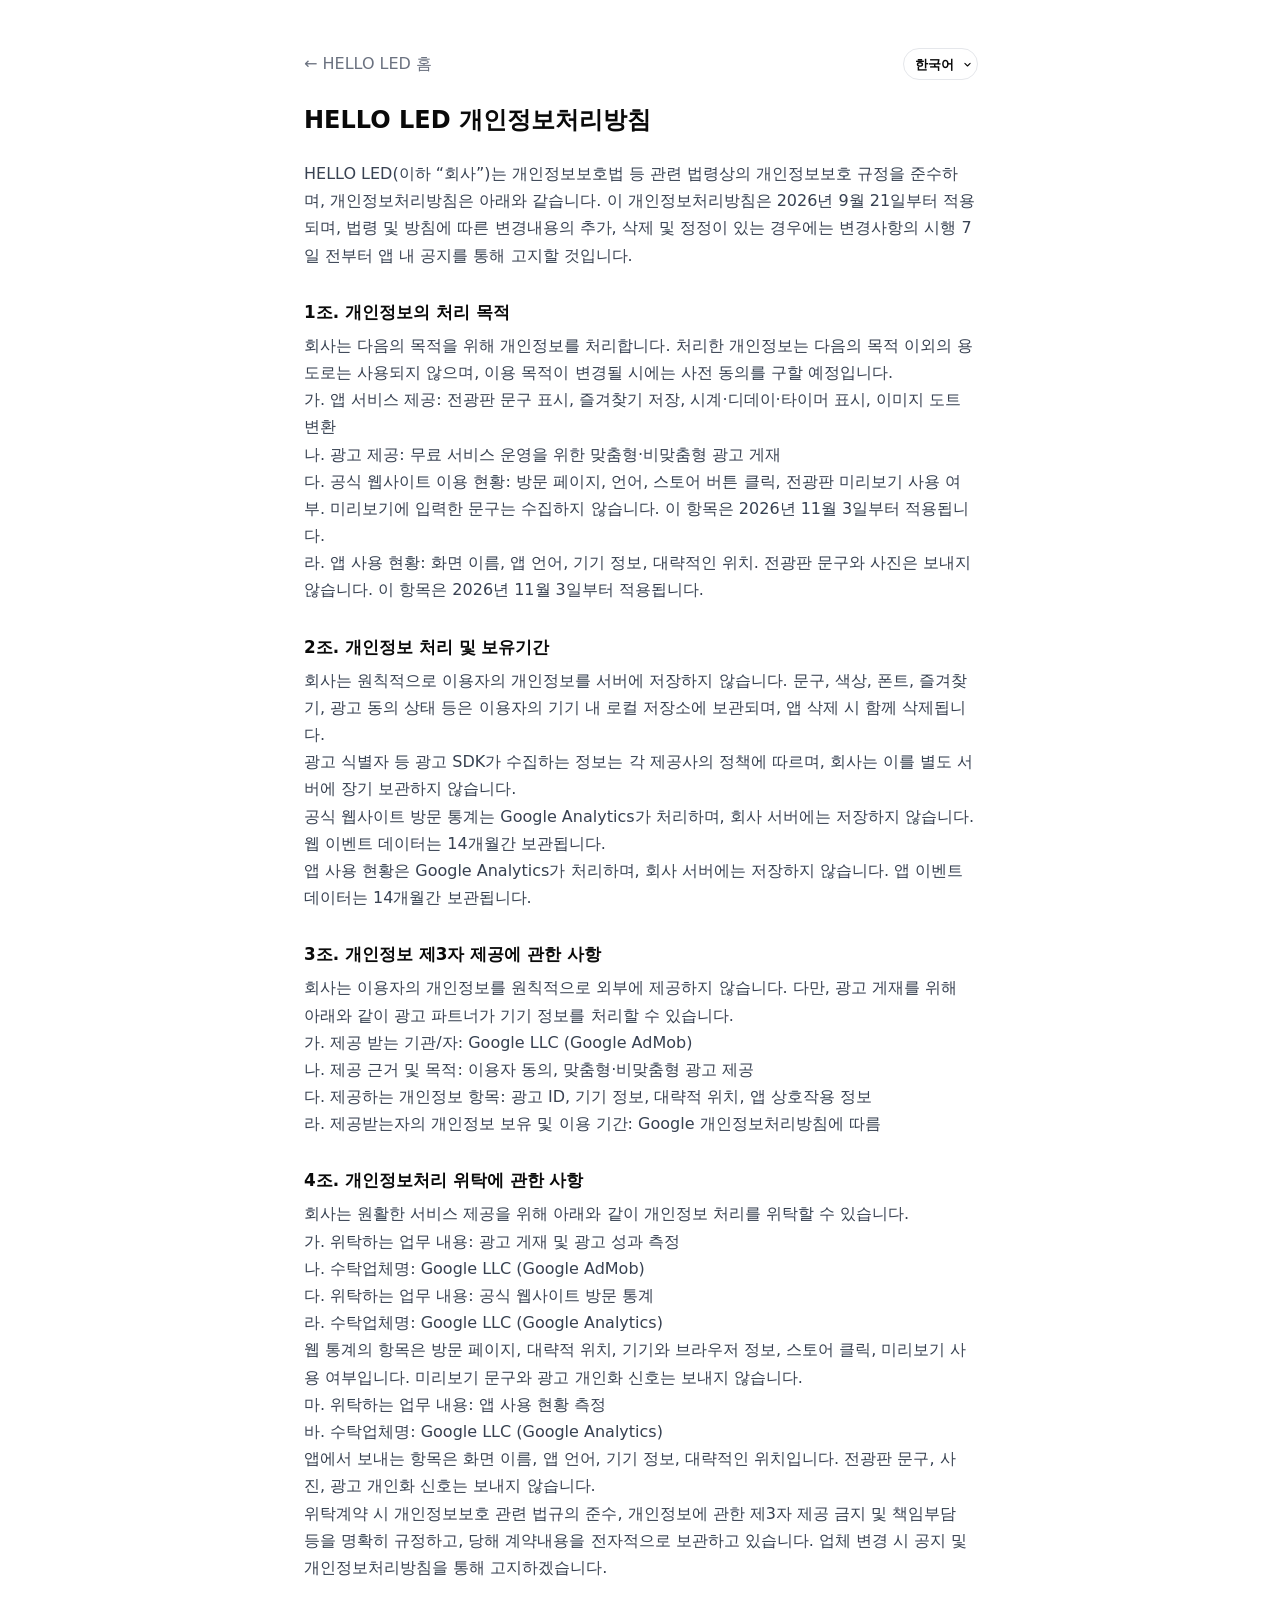
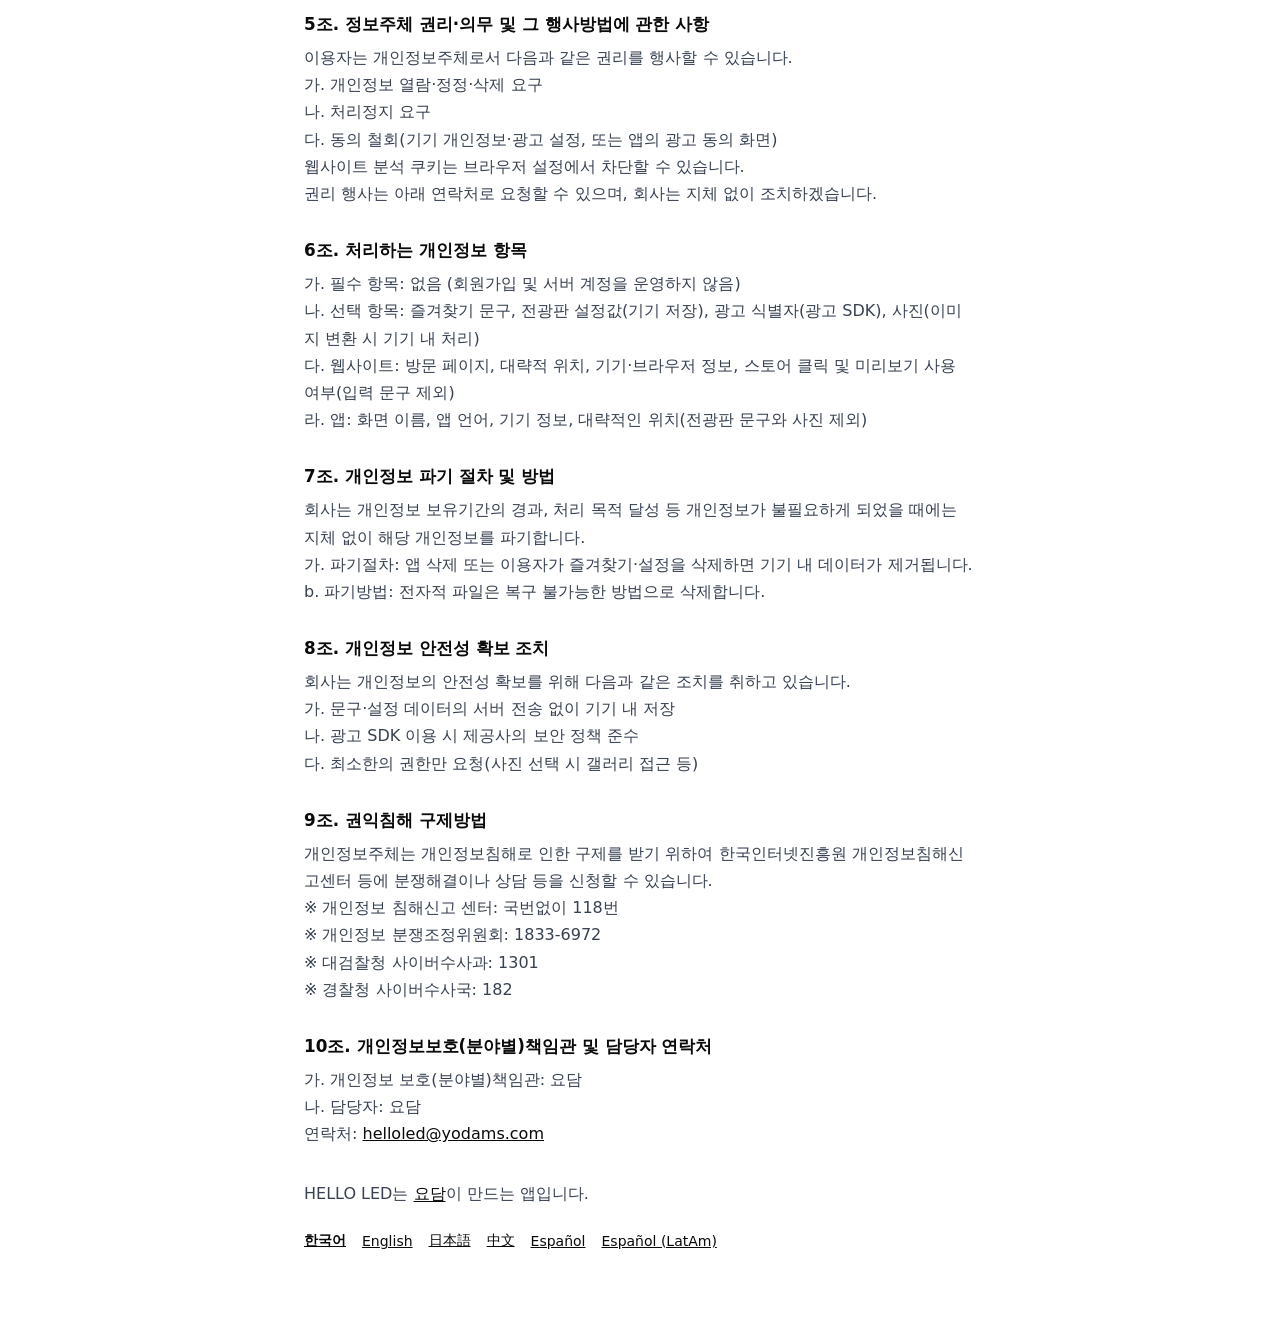
<file: privacy.html>
<!DOCTYPE html>
<html data-page-lang="ko" lang="ko">
<head>
  <meta charset="utf-8">
  <meta name="viewport" content="width=device-width, initial-scale=1">
  <meta name="theme-color" content="#ffffff">
  <meta name="referrer" content="strict-origin-when-cross-origin">
  <title>HELLO LED 개인정보처리방침</title>
  <meta name="description" content="HELLO LED 개인정보처리방침. 2026년 9월 21일부터 적용됩니다.">
  <link rel="canonical" href="https://helloled.yodams.com/privacy.html">
  <link rel="alternate" hreflang="ko" href="https://helloled.yodams.com/privacy.html">
  <link rel="alternate" hreflang="en" href="https://helloled.yodams.com/en/privacy.html">
  <link rel="alternate" hreflang="ja" href="https://helloled.yodams.com/ja/privacy.html">
  <link rel="alternate" hreflang="zh-Hans" href="https://helloled.yodams.com/zh/privacy.html">
  <link rel="alternate" hreflang="es-ES" href="https://helloled.yodams.com/es/privacy.html">
  <link rel="alternate" hreflang="es" href="https://helloled.yodams.com/es/privacy.html">
  <link rel="alternate" hreflang="es-419" href="https://helloled.yodams.com/es-419/privacy.html">
  <link rel="alternate" hreflang="es-MX" href="https://helloled.yodams.com/es-419/privacy.html">
  <link rel="alternate" hreflang="es-AR" href="https://helloled.yodams.com/es-419/privacy.html">
  <link rel="alternate" hreflang="es-CO" href="https://helloled.yodams.com/es-419/privacy.html">
  <link rel="alternate" hreflang="es-CL" href="https://helloled.yodams.com/es-419/privacy.html">
  <link rel="alternate" hreflang="es-PE" href="https://helloled.yodams.com/es-419/privacy.html">
  <link rel="alternate" hreflang="es-US" href="https://helloled.yodams.com/es-419/privacy.html">
  <link rel="alternate" hreflang="es-VE" href="https://helloled.yodams.com/es-419/privacy.html">
  <link rel="alternate" hreflang="es-EC" href="https://helloled.yodams.com/es-419/privacy.html">
  <link rel="alternate" hreflang="es-GT" href="https://helloled.yodams.com/es-419/privacy.html">
  <link rel="alternate" hreflang="es-BO" href="https://helloled.yodams.com/es-419/privacy.html">
  <link rel="alternate" hreflang="es-DO" href="https://helloled.yodams.com/es-419/privacy.html">
  <link rel="alternate" hreflang="es-HN" href="https://helloled.yodams.com/es-419/privacy.html">
  <link rel="alternate" hreflang="es-PY" href="https://helloled.yodams.com/es-419/privacy.html">
  <link rel="alternate" hreflang="es-SV" href="https://helloled.yodams.com/es-419/privacy.html">
  <link rel="alternate" hreflang="es-NI" href="https://helloled.yodams.com/es-419/privacy.html">
  <link rel="alternate" hreflang="es-CR" href="https://helloled.yodams.com/es-419/privacy.html">
  <link rel="alternate" hreflang="es-PA" href="https://helloled.yodams.com/es-419/privacy.html">
  <link rel="alternate" hreflang="es-UY" href="https://helloled.yodams.com/es-419/privacy.html">
  <link rel="alternate" hreflang="es-PR" href="https://helloled.yodams.com/es-419/privacy.html">
  <link rel="alternate" hreflang="es-CU" href="https://helloled.yodams.com/es-419/privacy.html">
  <link rel="alternate" hreflang="x-default" href="https://helloled.yodams.com/privacy.html">
  <meta name="robots" content="index,follow,max-image-preview:large">
  <meta property="og:type" content="website">
  <meta property="og:locale" content="ko_KR">
  <meta property="og:locale:alternate" content="en_US">
  <meta property="og:locale:alternate" content="ja_JP">
  <meta property="og:locale:alternate" content="zh_CN">
  <meta property="og:locale:alternate" content="es_ES">
  <meta property="og:locale:alternate" content="es_MX">
  <meta property="og:site_name" content="HELLO LED">
  <meta property="og:title" content="HELLO LED 개인정보처리방침">
  <meta property="og:description" content="HELLO LED 개인정보처리방침. 2026년 9월 21일부터 적용됩니다.">
  <meta property="og:url" content="https://helloled.yodams.com/privacy.html">
  <meta property="og:image" content="https://helloled.yodams.com/og.png">
  <meta property="og:image:type" content="image/png">
  <meta property="og:image:width" content="1200">
  <meta property="og:image:height" content="630">
  <meta property="og:image:alt" content="파란 원 안에 HELLO LED가 적힌 로고">
  <meta name="twitter:card" content="summary_large_image">
  <meta name="twitter:title" content="HELLO LED 개인정보처리방침">
  <meta name="twitter:description" content="HELLO LED 개인정보처리방침. 2026년 9월 21일부터 적용됩니다.">
  <meta name="twitter:image" content="https://helloled.yodams.com/og.png">
  <meta name="twitter:image:alt" content="파란 원 안에 HELLO LED가 적힌 로고">
  <link rel="icon" type="image/png" href="/favicon.png" sizes="256x256">
  <link rel="icon" type="image/png" href="/favicon-32.png" sizes="32x32">
  <link rel="apple-touch-icon" href="/apple-touch-icon.png">
  <link rel="alternate" type="text/plain" href="https://helloled.yodams.com/llms.txt" title="HELLO LED LLM Summary">
  <style>
    body { margin: 0; background: #ffffff; color: #0a0a0a; font-family: "Apple SD Gothic Neo", "Malgun Gothic", "Noto Sans KR", system-ui, sans-serif; }
    main { max-width: 42rem; margin: 0 auto; padding: 3rem 1.25rem 4rem; }
    a { color: #0a0a0a; }
    a:focus-visible, select:focus-visible { outline: 2px solid #374151; outline-offset: 2px; }
    .skip {
      position: absolute;
      width: 1px;
      height: 1px;
      padding: 0;
      margin: -1px;
      overflow: hidden;
      clip: rect(0, 0, 0, 0);
      white-space: nowrap;
      border: 0;
    }
    .skip:focus {
      position: absolute;
      left: 1rem;
      top: 1rem;
      z-index: 60;
      width: auto;
      height: auto;
      margin: 0;
      overflow: visible;
      clip: auto;
      white-space: normal;
      padding: 0.5rem 1rem;
      border-radius: 999px;
      background: #0a0a0a;
      color: #fff;
      text-decoration: none;
    }
    [data-i18n-html="publisherLine"] a { text-decoration: underline; text-underline-offset: 0.15em; }
    h1 { font-size: 1.5rem; font-weight: 700; margin: 0 0 1.5rem; }
    h1:focus { outline: 2px solid #374151; outline-offset: 2px; }
    h2 { font-size: 1.05rem; font-weight: 700; margin: 2rem 0 0.5rem; }
    p { color: #374151; line-height: 1.7; white-space: pre-line; margin: 0; }
    .back { display: inline-block; margin-bottom: 1.5rem; color: #6b7280; text-decoration: none; }
    .back:hover { color: #0a0a0a; }
    .lang-switch { position: relative; display: inline-flex; flex: 0 0 auto; }
    #lang {
      appearance: none;
      -webkit-appearance: none;
      box-sizing: border-box;
      position: absolute;
      inset: 0;
      width: 100%;
      height: 100%;
      color: transparent;
      border-radius: 999px;
      border: 1px solid #e5e7eb;
      background-color: #fff;
      padding: 0 1.35rem 0 0.75rem;
      font: 600 0.8125rem/1 "Apple SD Gothic Neo", "Malgun Gothic", "Noto Sans KR", system-ui, sans-serif;
      background-image: url("data:image/svg+xml,%3Csvg xmlns='http://www.w3.org/2000/svg' width='12' height='12' viewBox='0 0 12 12'%3E%3Cpath d='M2.5 4.5 6 8l3.5-3.5' fill='none' stroke='%230a0a0a' stroke-width='1.5' stroke-linecap='round' stroke-linejoin='round'/%3E%3C/svg%3E");
      background-repeat: no-repeat;
      background-position: right 0.35rem center;
      background-size: 0.55rem;
    }
    #lang option { color: #0a0a0a; }
    .lang-switch-label {
      position: relative;
      display: flex;
      align-items: center;
      justify-content: center;
      pointer-events: none;
      white-space: nowrap;
      height: 32px;
      padding: 0 1.35rem 0 0.75rem;
      font: 600 0.8125rem/1 "Apple SD Gothic Neo", "Malgun Gothic", "Noto Sans KR", system-ui, sans-serif;
    }
  </style>
  <script type="application/ld+json">
  {
    "@context": "https://schema.org",
    "@graph": [
      {
        "@type": "Organization",
        "@id": "https://helloled.yodams.com/#organization",
        "name": "HELLO LED",
        "legalName": "요담",
        "alternateName": "Yodam",
        "url": "https://helloled.yodams.com/",
        "email": "helloled@yodams.com",
        "logo": {
          "@type": "ImageObject",
          "url": "https://helloled.yodams.com/favicon.png",
          "width": 256,
          "height": 256
        },
        "description": "HELLO LED는 요담(Yodam)이 개발한 무료 스마트폰 LED 전광판 앱입니다. Android와 iPhone에서 사용할 수 있습니다.",
        "sameAs": [
          "https://play.google.com/store/apps/details?id=com.yodam.helloled",
          "https://apps.apple.com/app/id6816627023",
          "https://yodams.com/",
          "https://github.com/leeyodam/helloled"
        ],
        "contactPoint": {
          "@type": "ContactPoint",
          "contactType": "customer support",
          "email": "helloled@yodams.com",
          "availableLanguage": [
            "ko",
            "en",
            "ja",
            "zh-Hans",
            "es",
            "es-419"
          ]
        }
      },
      {
        "@type": "WebSite",
        "@id": "https://helloled.yodams.com/#website",
        "url": "https://helloled.yodams.com/",
        "name": "HELLO LED",
        "alternateName": "헬로 LED",
        "description": "HELLO LED 공식 사이트. 스마트폰 LED 전광판 앱을 Google Play와 App Store에서 무료로 설치하세요.",
        "inLanguage": "ko",
        "publisher": {
          "@id": "https://helloled.yodams.com/#organization"
        },
        "potentialAction": [
          {
            "@type": "DownloadAction",
            "name": "HELLO LED 다운로드",
            "target": {
              "@type": "EntryPoint",
              "urlTemplate": "https://play.google.com/store/apps/details?id=com.yodam.helloled",
              "actionPlatform": [
                "https://schema.org/AndroidPlatform"
              ]
            }
          },
          {
            "@type": "DownloadAction",
            "name": "HELLO LED 다운로드",
            "target": {
              "@type": "EntryPoint",
              "urlTemplate": "https://apps.apple.com/app/id6816627023",
              "actionPlatform": [
                "https://schema.org/IOSPlatform"
              ]
            }
          }
        ]
      },
      {
        "@type": "WebPage",
        "@id": "https://helloled.yodams.com/privacy.html#webpage",
        "url": "https://helloled.yodams.com/privacy.html",
        "name": "HELLO LED 개인정보처리방침",
        "description": "HELLO LED 개인정보처리방침. 2026년 9월 21일부터 적용됩니다.",
        "inLanguage": "ko",
        "isPartOf": {
          "@id": "https://helloled.yodams.com/#website"
        },
        "about": {
          "@id": "https://helloled.yodams.com/#organization"
        },
        "breadcrumb": {
          "@id": "https://helloled.yodams.com/privacy.html#breadcrumb"
        },
        "datePublished": "2026-09-21",
        "dateModified": "2026-11-03",
        "primaryImageOfPage": {
          "@type": "ImageObject",
          "url": "https://helloled.yodams.com/og.png",
          "width": 1200,
          "height": 630,
          "caption": "파란 원 안에 HELLO LED가 적힌 로고"
        }
      },
      {
        "@type": "BreadcrumbList",
        "@id": "https://helloled.yodams.com/privacy.html#breadcrumb",
        "itemListElement": [
          {
            "@type": "ListItem",
            "position": 1,
            "name": "HELLO LED",
            "item": "https://helloled.yodams.com/"
          },
          {
            "@type": "ListItem",
            "position": 2,
            "name": "HELLO LED 개인정보처리방침",
            "item": "https://helloled.yodams.com/privacy.html"
          }
        ]
      }
    ]
  }
  </script>
</head>
<body>
  <a class="skip" href="#privacy-title" data-i18n="skip">본문으로 건너뛰기</a>
  <main>
    <div style="display:flex;justify-content:space-between;align-items:center;flex-wrap:wrap;gap:12px;margin-bottom:1.5rem;">
      <a class="back" href="/" data-home-link data-i18n-html="privacyBack" style="margin-bottom:0">← <span lang="en">HELLO LED</span> 홈</a>
      <label class="sr-only" for="lang" data-i18n="langLabel" style="position:absolute;width:1px;height:1px;overflow:hidden;clip:rect(0,0,0,0)">언어</label>
      <div class="lang-switch">
        <select id="lang" aria-label="언어" data-i18n-aria="langLabel">
          <option value="ko" selected lang="ko">한국어</option>
          <option value="en" lang="en">English</option>
          <option value="ja" lang="ja">日本語</option>
          <option value="zh" lang="zh-Hans">中文</option>
          <option value="es" lang="es">Español</option>
          <option value="es_419" lang="es-419">Español (LatAm)</option>
        </select>
        <span class="lang-switch-label" aria-hidden="true">한국어</span>
      </div>
    </div>
    <h1 id="privacy-title" tabindex="-1" data-i18n-html="privacyHeading"><span lang="en">HELLO LED</span> 개인정보처리방침</h1>
    <p data-i18n-html="privacyIntro"><span lang="en">HELLO LED</span>(이하 “회사”)는 개인정보보호법 등 관련 법령상의 개인정보보호 규정을 준수하며, 개인정보처리방침은 아래와 같습니다. 이 개인정보처리방침은 2026년 9월 21일부터 적용되며, 법령 및 방침에 따른 변경내용의 추가, 삭제 및 정정이 있는 경우에는 변경사항의 시행 7일 전부터 앱 내 공지를 통해 고지할 것입니다.</p>
    <h2 data-i18n="privacyPurposeTitle">1조. 개인정보의 처리 목적</h2>
    <p data-i18n="privacyPurposeBody">회사는 다음의 목적을 위해 개인정보를 처리합니다. 처리한 개인정보는 다음의 목적 이외의 용도로는 사용되지 않으며, 이용 목적이 변경될 시에는 사전 동의를 구할 예정입니다.
가. 앱 서비스 제공: 전광판 문구 표시, 즐겨찾기 저장, 시계·디데이·타이머 표시, 이미지 도트 변환
나. 광고 제공: 무료 서비스 운영을 위한 맞춤형·비맞춤형 광고 게재
다. 공식 웹사이트 이용 현황: 방문 페이지, 언어, 스토어 버튼 클릭, 전광판 미리보기 사용 여부. 미리보기에 입력한 문구는 수집하지 않습니다. 이 항목은 2026년 11월 3일부터 적용됩니다.
라. 앱 사용 현황: 화면 이름, 앱 언어, 기기 정보, 대략적인 위치. 전광판 문구와 사진은 보내지 않습니다. 이 항목은 2026년 11월 3일부터 적용됩니다.</p>
    <h2 data-i18n="privacyRetentionTitle">2조. 개인정보 처리 및 보유기간</h2>
    <p data-i18n="privacyRetentionBody">회사는 원칙적으로 이용자의 개인정보를 서버에 저장하지 않습니다. 문구, 색상, 폰트, 즐겨찾기, 광고 동의 상태 등은 이용자의 기기 내 로컬 저장소에 보관되며, 앱 삭제 시 함께 삭제됩니다.
광고 식별자 등 광고 SDK가 수집하는 정보는 각 제공사의 정책에 따르며, 회사는 이를 별도 서버에 장기 보관하지 않습니다.
공식 웹사이트 방문 통계는 Google Analytics가 처리하며, 회사 서버에는 저장하지 않습니다. 웹 이벤트 데이터는 14개월간 보관됩니다.
앱 사용 현황은 Google Analytics가 처리하며, 회사 서버에는 저장하지 않습니다. 앱 이벤트 데이터는 14개월간 보관됩니다.</p>
    <h2 data-i18n="privacyThirdPartyTitle">3조. 개인정보 제3자 제공에 관한 사항</h2>
    <p data-i18n="privacyThirdPartyBody">회사는 이용자의 개인정보를 원칙적으로 외부에 제공하지 않습니다. 다만, 광고 게재를 위해 아래와 같이 광고 파트너가 기기 정보를 처리할 수 있습니다.
가. 제공 받는 기관/자: Google LLC (Google AdMob)
나. 제공 근거 및 목적: 이용자 동의, 맞춤형·비맞춤형 광고 제공
다. 제공하는 개인정보 항목: 광고 ID, 기기 정보, 대략적 위치, 앱 상호작용 정보
라. 제공받는자의 개인정보 보유 및 이용 기간: Google 개인정보처리방침에 따름</p>
    <h2 data-i18n="privacyDelegateTitle">4조. 개인정보처리 위탁에 관한 사항</h2>
    <p data-i18n="privacyDelegateBody">회사는 원활한 서비스 제공을 위해 아래와 같이 개인정보 처리를 위탁할 수 있습니다.
가. 위탁하는 업무 내용: 광고 게재 및 광고 성과 측정
나. 수탁업체명: Google LLC (Google AdMob)
다. 위탁하는 업무 내용: 공식 웹사이트 방문 통계
라. 수탁업체명: Google LLC (Google Analytics)
웹 통계의 항목은 방문 페이지, 대략적 위치, 기기와 브라우저 정보, 스토어 클릭, 미리보기 사용 여부입니다. 미리보기 문구와 광고 개인화 신호는 보내지 않습니다.
마. 위탁하는 업무 내용: 앱 사용 현황 측정
바. 수탁업체명: Google LLC (Google Analytics)
앱에서 보내는 항목은 화면 이름, 앱 언어, 기기 정보, 대략적인 위치입니다. 전광판 문구, 사진, 광고 개인화 신호는 보내지 않습니다.
위탁계약 시 개인정보보호 관련 법규의 준수, 개인정보에 관한 제3자 제공 금지 및 책임부담 등을 명확히 규정하고, 당해 계약내용을 전자적으로 보관하고 있습니다. 업체 변경 시 공지 및 개인정보처리방침을 통해 고지하겠습니다.</p>
    <h2 data-i18n="privacyRightsTitle">5조. 정보주체 권리·의무 및 그 행사방법에 관한 사항</h2>
    <p data-i18n="privacyRightsBody">이용자는 개인정보주체로서 다음과 같은 권리를 행사할 수 있습니다.
가. 개인정보 열람·정정·삭제 요구
나. 처리정지 요구
다. 동의 철회(기기 개인정보·광고 설정, 또는 앱의 광고 동의 화면)
웹사이트 분석 쿠키는 브라우저 설정에서 차단할 수 있습니다.
권리 행사는 아래 연락처로 요청할 수 있으며, 회사는 지체 없이 조치하겠습니다.</p>
    <h2 data-i18n="privacyItemsTitle">6조. 처리하는 개인정보 항목</h2>
    <p data-i18n="privacyItemsBody">가. 필수 항목: 없음 (회원가입 및 서버 계정을 운영하지 않음)
나. 선택 항목: 즐겨찾기 문구, 전광판 설정값(기기 저장), 광고 식별자(광고 SDK), 사진(이미지 변환 시 기기 내 처리)
다. 웹사이트: 방문 페이지, 대략적 위치, 기기·브라우저 정보, 스토어 클릭 및 미리보기 사용 여부(입력 문구 제외)
라. 앱: 화면 이름, 앱 언어, 기기 정보, 대략적인 위치(전광판 문구와 사진 제외)</p>
    <h2 data-i18n="privacyDeletionTitle">7조. 개인정보 파기 절차 및 방법</h2>
    <p data-i18n="privacyDeletionBody">회사는 개인정보 보유기간의 경과, 처리 목적 달성 등 개인정보가 불필요하게 되었을 때에는 지체 없이 해당 개인정보를 파기합니다.
가. 파기절차: 앱 삭제 또는 이용자가 즐겨찾기·설정을 삭제하면 기기 내 데이터가 제거됩니다.
b. 파기방법: 전자적 파일은 복구 불가능한 방법으로 삭제합니다.</p>
    <h2 data-i18n="privacySecurityTitle">8조. 개인정보 안전성 확보 조치</h2>
    <p data-i18n="privacySecurityBody">회사는 개인정보의 안전성 확보를 위해 다음과 같은 조치를 취하고 있습니다.
가. 문구·설정 데이터의 서버 전송 없이 기기 내 저장
나. 광고 SDK 이용 시 제공사의 보안 정책 준수
다. 최소한의 권한만 요청(사진 선택 시 갤러리 접근 등)</p>
    <h2 data-i18n="privacyRemedyTitle">9조. 권익침해 구제방법</h2>
    <p data-i18n="privacyRemedyBody">개인정보주체는 개인정보침해로 인한 구제를 받기 위하여 한국인터넷진흥원 개인정보침해신고센터 등에 분쟁해결이나 상담 등을 신청할 수 있습니다.
※ 개인정보 침해신고 센터: 국번없이 118번
※ 개인정보 분쟁조정위원회: 1833-6972
※ 대검찰청 사이버수사과: 1301
※ 경찰청 사이버수사국: 182</p>
    <h2 data-i18n="privacyContactTitle">10조. 개인정보보호(분야별)책임관 및 담당자 연락처</h2>
    <p data-i18n-html="privacyContactHtml">가. 개인정보 보호(분야별)책임관: 요담
나. 담당자: 요담
연락처: <a href="mailto:helloled@yodams.com">helloled@yodams.com</a></p>
    <p data-i18n-html="publisherLine" style="margin-top:2rem;color:#374151;"><span lang="en">HELLO LED</span>는 <a href="https://yodams.com/" lang="ko">요담</a>이 만드는 앱입니다.</p>
    <nav aria-label="언어" data-i18n-aria="langLinksLabel" style="display:flex;flex-wrap:wrap;gap:12px 16px;margin-top:0.75rem;font-size:0.875rem;">
      <a data-lang="ko" href="https://helloled.yodams.com/privacy.html" style="display:inline-flex;align-items:center;min-height:44px;font-weight:700;" aria-current="page">한국어</a>
      <a data-lang="en" href="https://helloled.yodams.com/en/privacy.html" style="display:inline-flex;align-items:center;min-height:44px;">English</a>
      <a data-lang="ja" href="https://helloled.yodams.com/ja/privacy.html" style="display:inline-flex;align-items:center;min-height:44px;">日本語</a>
      <a data-lang="zh" href="https://helloled.yodams.com/zh/privacy.html" style="display:inline-flex;align-items:center;min-height:44px;">中文</a>
      <a data-lang="es" href="https://helloled.yodams.com/es/privacy.html" style="display:inline-flex;align-items:center;min-height:44px;">Español</a>
      <a data-lang="es_419" href="https://helloled.yodams.com/es-419/privacy.html" style="display:inline-flex;align-items:center;min-height:44px;">Español (LatAm)</a>
    </nav>
  </main>
  <script src="/analytics.js" defer></script>
  <script src="/i18n.js" defer></script>
</body>
</html>
</file>
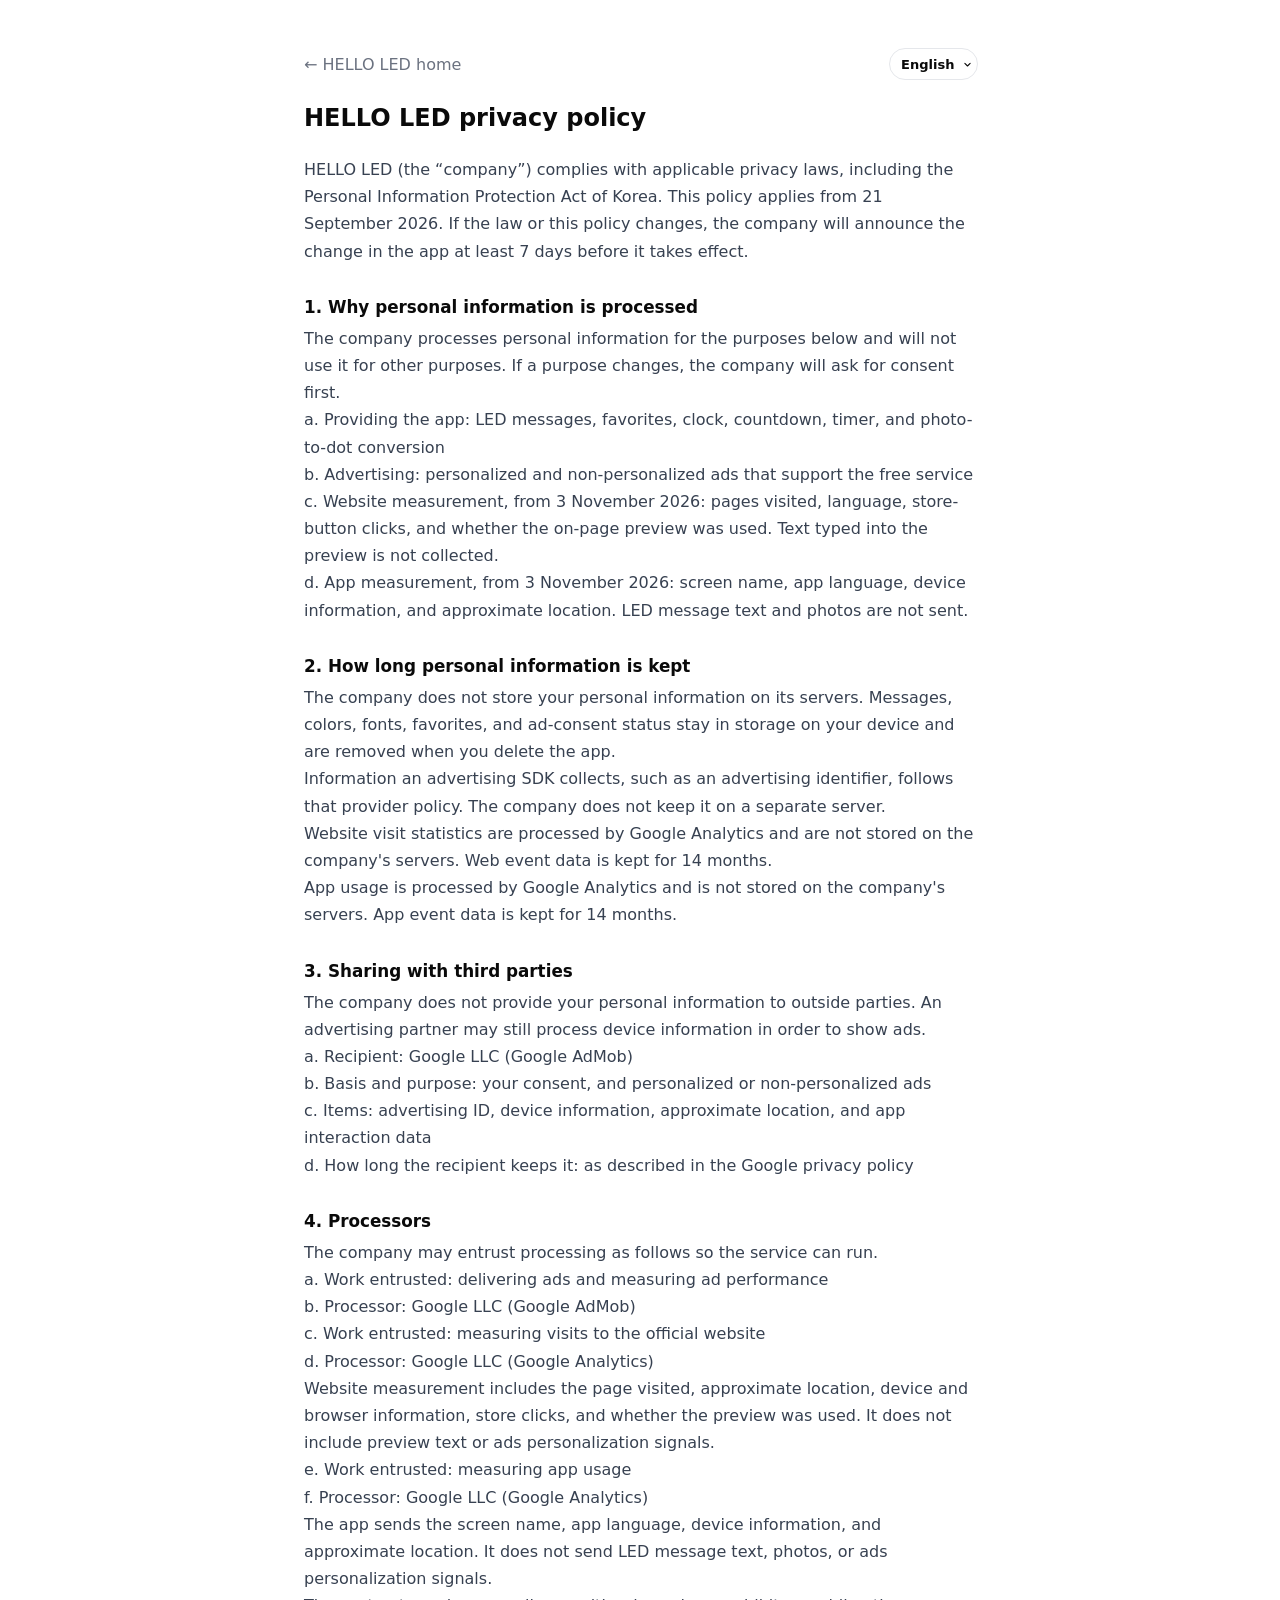
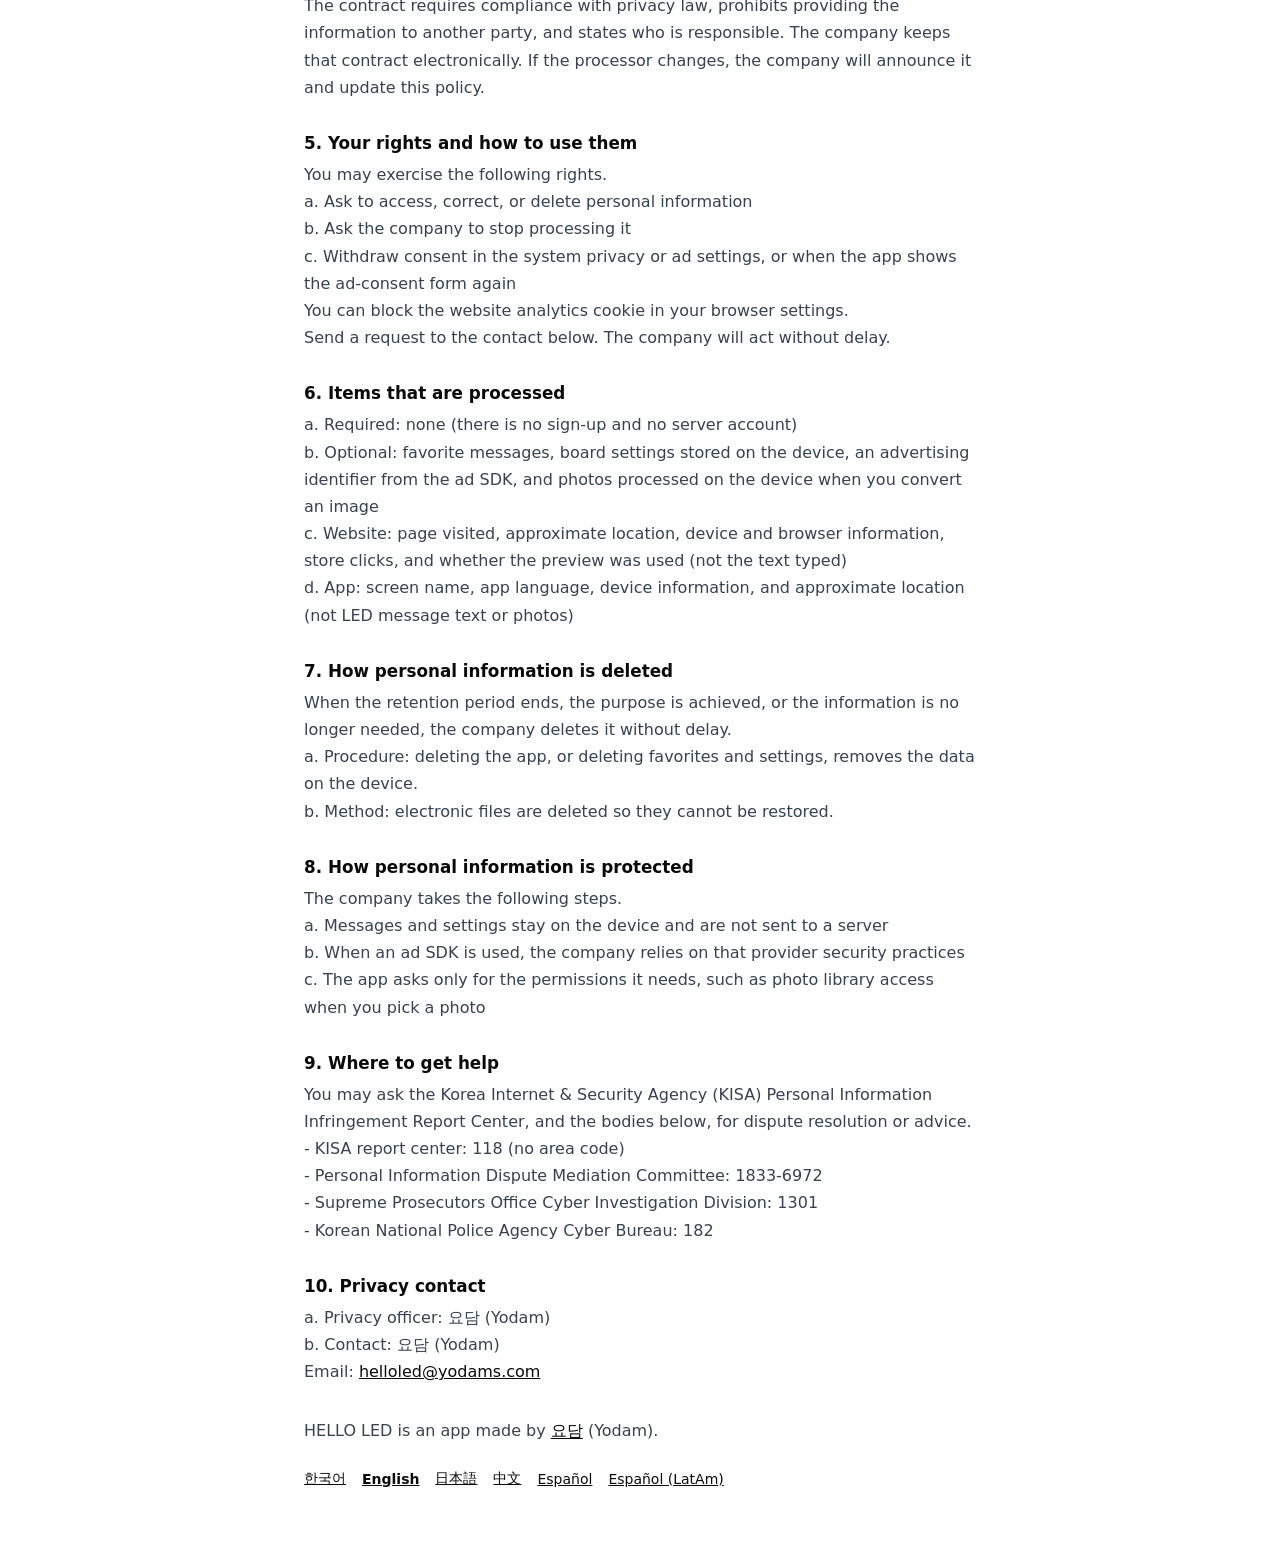
<file: en/privacy.html>
<!DOCTYPE html>
<html data-page-lang="en" lang="en">
<head>
  <meta charset="utf-8">
  <meta name="viewport" content="width=device-width, initial-scale=1">
  <meta name="theme-color" content="#ffffff">
  <meta name="referrer" content="strict-origin-when-cross-origin">
  <title>HELLO LED privacy policy</title>
  <meta name="description" content="HELLO LED privacy policy. Applies from 21 September 2026.">
  <link rel="canonical" href="https://helloled.yodams.com/en/privacy.html">
  <link rel="alternate" hreflang="ko" href="https://helloled.yodams.com/privacy.html">
  <link rel="alternate" hreflang="en" href="https://helloled.yodams.com/en/privacy.html">
  <link rel="alternate" hreflang="ja" href="https://helloled.yodams.com/ja/privacy.html">
  <link rel="alternate" hreflang="zh-Hans" href="https://helloled.yodams.com/zh/privacy.html">
  <link rel="alternate" hreflang="es-ES" href="https://helloled.yodams.com/es/privacy.html">
  <link rel="alternate" hreflang="es" href="https://helloled.yodams.com/es/privacy.html">
  <link rel="alternate" hreflang="es-419" href="https://helloled.yodams.com/es-419/privacy.html">
  <link rel="alternate" hreflang="es-MX" href="https://helloled.yodams.com/es-419/privacy.html">
  <link rel="alternate" hreflang="es-AR" href="https://helloled.yodams.com/es-419/privacy.html">
  <link rel="alternate" hreflang="es-CO" href="https://helloled.yodams.com/es-419/privacy.html">
  <link rel="alternate" hreflang="es-CL" href="https://helloled.yodams.com/es-419/privacy.html">
  <link rel="alternate" hreflang="es-PE" href="https://helloled.yodams.com/es-419/privacy.html">
  <link rel="alternate" hreflang="es-US" href="https://helloled.yodams.com/es-419/privacy.html">
  <link rel="alternate" hreflang="es-VE" href="https://helloled.yodams.com/es-419/privacy.html">
  <link rel="alternate" hreflang="es-EC" href="https://helloled.yodams.com/es-419/privacy.html">
  <link rel="alternate" hreflang="es-GT" href="https://helloled.yodams.com/es-419/privacy.html">
  <link rel="alternate" hreflang="es-BO" href="https://helloled.yodams.com/es-419/privacy.html">
  <link rel="alternate" hreflang="es-DO" href="https://helloled.yodams.com/es-419/privacy.html">
  <link rel="alternate" hreflang="es-HN" href="https://helloled.yodams.com/es-419/privacy.html">
  <link rel="alternate" hreflang="es-PY" href="https://helloled.yodams.com/es-419/privacy.html">
  <link rel="alternate" hreflang="es-SV" href="https://helloled.yodams.com/es-419/privacy.html">
  <link rel="alternate" hreflang="es-NI" href="https://helloled.yodams.com/es-419/privacy.html">
  <link rel="alternate" hreflang="es-CR" href="https://helloled.yodams.com/es-419/privacy.html">
  <link rel="alternate" hreflang="es-PA" href="https://helloled.yodams.com/es-419/privacy.html">
  <link rel="alternate" hreflang="es-UY" href="https://helloled.yodams.com/es-419/privacy.html">
  <link rel="alternate" hreflang="es-PR" href="https://helloled.yodams.com/es-419/privacy.html">
  <link rel="alternate" hreflang="es-CU" href="https://helloled.yodams.com/es-419/privacy.html">
  <link rel="alternate" hreflang="x-default" href="https://helloled.yodams.com/privacy.html">
  <meta name="robots" content="index,follow,max-image-preview:large">
  <meta property="og:type" content="website">
  <meta property="og:locale" content="en_US">
  <meta property="og:locale:alternate" content="ko_KR">
  <meta property="og:locale:alternate" content="ja_JP">
  <meta property="og:locale:alternate" content="zh_CN">
  <meta property="og:locale:alternate" content="es_ES">
  <meta property="og:locale:alternate" content="es_MX">
  <meta property="og:site_name" content="HELLO LED">
  <meta property="og:title" content="HELLO LED privacy policy">
  <meta property="og:description" content="HELLO LED privacy policy. Applies from 21 September 2026.">
  <meta property="og:url" content="https://helloled.yodams.com/en/privacy.html">
  <meta property="og:image" content="https://helloled.yodams.com/og.png">
  <meta property="og:image:type" content="image/png">
  <meta property="og:image:width" content="1200">
  <meta property="og:image:height" content="630">
  <meta property="og:image:alt" content="HELLO LED logo, with the name on a blue circle">
  <meta name="twitter:card" content="summary_large_image">
  <meta name="twitter:title" content="HELLO LED privacy policy">
  <meta name="twitter:description" content="HELLO LED privacy policy. Applies from 21 September 2026.">
  <meta name="twitter:image" content="https://helloled.yodams.com/og.png">
  <meta name="twitter:image:alt" content="HELLO LED logo, with the name on a blue circle">
  <link rel="icon" type="image/png" href="/favicon.png" sizes="256x256">
  <link rel="icon" type="image/png" href="/favicon-32.png" sizes="32x32">
  <link rel="apple-touch-icon" href="/apple-touch-icon.png">
  <link rel="alternate" type="text/plain" href="https://helloled.yodams.com/llms.txt" title="HELLO LED LLM Summary">
  <style>
    body { margin: 0; background: #ffffff; color: #0a0a0a; font-family: system-ui, "Segoe UI", Roboto, "Helvetica Neue", Arial, sans-serif; }
    main { max-width: 42rem; margin: 0 auto; padding: 3rem 1.25rem 4rem; }
    a { color: #0a0a0a; }
    a:focus-visible, select:focus-visible { outline: 2px solid #374151; outline-offset: 2px; }
    .skip {
      position: absolute;
      width: 1px;
      height: 1px;
      padding: 0;
      margin: -1px;
      overflow: hidden;
      clip: rect(0, 0, 0, 0);
      white-space: nowrap;
      border: 0;
    }
    .skip:focus {
      position: absolute;
      left: 1rem;
      top: 1rem;
      z-index: 60;
      width: auto;
      height: auto;
      margin: 0;
      overflow: visible;
      clip: auto;
      white-space: normal;
      padding: 0.5rem 1rem;
      border-radius: 999px;
      background: #0a0a0a;
      color: #fff;
      text-decoration: none;
    }
    [data-i18n-html="publisherLine"] a { text-decoration: underline; text-underline-offset: 0.15em; }
    h1 { font-size: 1.5rem; font-weight: 700; margin: 0 0 1.5rem; }
    h1:focus { outline: 2px solid #374151; outline-offset: 2px; }
    h2 { font-size: 1.05rem; font-weight: 700; margin: 2rem 0 0.5rem; }
    p { color: #374151; line-height: 1.7; white-space: pre-line; margin: 0; }
    .back { display: inline-block; margin-bottom: 1.5rem; color: #6b7280; text-decoration: none; }
    .back:hover { color: #0a0a0a; }
    .lang-switch { position: relative; display: inline-flex; flex: 0 0 auto; }
    #lang {
      appearance: none;
      -webkit-appearance: none;
      box-sizing: border-box;
      position: absolute;
      inset: 0;
      width: 100%;
      height: 100%;
      color: transparent;
      border-radius: 999px;
      border: 1px solid #e5e7eb;
      background-color: #fff;
      padding: 0 1.35rem 0 0.75rem;
      font: 600 0.8125rem/1 system-ui, "Segoe UI", Roboto, "Helvetica Neue", Arial, sans-serif;
      background-image: url("data:image/svg+xml,%3Csvg xmlns='http://www.w3.org/2000/svg' width='12' height='12' viewBox='0 0 12 12'%3E%3Cpath d='M2.5 4.5 6 8l3.5-3.5' fill='none' stroke='%230a0a0a' stroke-width='1.5' stroke-linecap='round' stroke-linejoin='round'/%3E%3C/svg%3E");
      background-repeat: no-repeat;
      background-position: right 0.35rem center;
      background-size: 0.55rem;
    }
    #lang option { color: #0a0a0a; }
    .lang-switch-label {
      position: relative;
      display: flex;
      align-items: center;
      justify-content: center;
      pointer-events: none;
      white-space: nowrap;
      height: 32px;
      padding: 0 1.35rem 0 0.75rem;
      font: 600 0.8125rem/1 system-ui, "Segoe UI", Roboto, "Helvetica Neue", Arial, sans-serif;
    }
  </style>
  <script type="application/ld+json">
  {
    "@context": "https://schema.org",
    "@graph": [
      {
        "@type": "Organization",
        "@id": "https://helloled.yodams.com/#organization",
        "name": "HELLO LED",
        "legalName": "요담",
        "alternateName": "Yodam",
        "url": "https://helloled.yodams.com/",
        "email": "helloled@yodams.com",
        "logo": {
          "@type": "ImageObject",
          "url": "https://helloled.yodams.com/favicon.png",
          "width": 256,
          "height": 256
        },
        "description": "HELLO LED is a free app by 요담 (Yodam) that turns a phone screen into an LED board on Android and iPhone.",
        "sameAs": [
          "https://play.google.com/store/apps/details?id=com.yodam.helloled",
          "https://apps.apple.com/app/id6816627023",
          "https://yodams.com/",
          "https://github.com/leeyodam/helloled"
        ],
        "contactPoint": {
          "@type": "ContactPoint",
          "contactType": "customer support",
          "email": "helloled@yodams.com",
          "availableLanguage": [
            "ko",
            "en",
            "ja",
            "zh-Hans",
            "es",
            "es-419"
          ]
        }
      },
      {
        "@type": "WebSite",
        "@id": "https://helloled.yodams.com/#website",
        "url": "https://helloled.yodams.com/",
        "name": "HELLO LED",
        "alternateName": "헬로 LED",
        "description": "Official HELLO LED website. Install the free phone LED board app on Google Play or the App Store.",
        "inLanguage": "en",
        "publisher": {
          "@id": "https://helloled.yodams.com/#organization"
        },
        "potentialAction": [
          {
            "@type": "DownloadAction",
            "name": "Download HELLO LED",
            "target": {
              "@type": "EntryPoint",
              "urlTemplate": "https://play.google.com/store/apps/details?id=com.yodam.helloled",
              "actionPlatform": [
                "https://schema.org/AndroidPlatform"
              ]
            }
          },
          {
            "@type": "DownloadAction",
            "name": "Download HELLO LED",
            "target": {
              "@type": "EntryPoint",
              "urlTemplate": "https://apps.apple.com/app/id6816627023",
              "actionPlatform": [
                "https://schema.org/IOSPlatform"
              ]
            }
          }
        ]
      },
      {
        "@type": "WebPage",
        "@id": "https://helloled.yodams.com/en/privacy.html#webpage",
        "url": "https://helloled.yodams.com/en/privacy.html",
        "name": "HELLO LED privacy policy",
        "description": "HELLO LED privacy policy. Applies from 21 September 2026.",
        "inLanguage": "en",
        "isPartOf": {
          "@id": "https://helloled.yodams.com/#website"
        },
        "about": {
          "@id": "https://helloled.yodams.com/#organization"
        },
        "breadcrumb": {
          "@id": "https://helloled.yodams.com/en/privacy.html#breadcrumb"
        },
        "datePublished": "2026-09-21",
        "dateModified": "2026-11-03",
        "primaryImageOfPage": {
          "@type": "ImageObject",
          "url": "https://helloled.yodams.com/og.png",
          "width": 1200,
          "height": 630,
          "caption": "HELLO LED logo, with the name on a blue circle"
        }
      },
      {
        "@type": "BreadcrumbList",
        "@id": "https://helloled.yodams.com/en/privacy.html#breadcrumb",
        "itemListElement": [
          {
            "@type": "ListItem",
            "position": 1,
            "name": "HELLO LED",
            "item": "https://helloled.yodams.com/en/"
          },
          {
            "@type": "ListItem",
            "position": 2,
            "name": "HELLO LED privacy policy",
            "item": "https://helloled.yodams.com/en/privacy.html"
          }
        ]
      }
    ]
  }
  </script>
</head>
<body>
  <a class="skip" href="#privacy-title" data-i18n="skip">Skip to content</a>
  <main>
    <div style="display:flex;justify-content:space-between;align-items:center;flex-wrap:wrap;gap:12px;margin-bottom:1.5rem;">
      <a class="back" href="/en/" data-home-link data-i18n-html="privacyBack" style="margin-bottom:0">← <span lang="en">HELLO LED</span> home</a>
      <label class="sr-only" for="lang" data-i18n="langLabel" style="position:absolute;width:1px;height:1px;overflow:hidden;clip:rect(0,0,0,0)">Language</label>
      <div class="lang-switch">
        <select id="lang" aria-label="Language" data-i18n-aria="langLabel">
          <option value="ko" lang="ko">한국어</option>
          <option value="en" selected lang="en">English</option>
          <option value="ja" lang="ja">日本語</option>
          <option value="zh" lang="zh-Hans">中文</option>
          <option value="es" lang="es">Español</option>
          <option value="es_419" lang="es-419">Español (LatAm)</option>
        </select>
        <span class="lang-switch-label" aria-hidden="true">English</span>
      </div>
    </div>
    <h1 id="privacy-title" tabindex="-1" data-i18n-html="privacyHeading"><span lang="en">HELLO LED</span> privacy policy</h1>
    <p data-i18n-html="privacyIntro"><span lang="en">HELLO LED</span> (the “company”) complies with applicable privacy laws, including the Personal Information Protection Act of Korea. This policy applies from 21 September 2026. If the law or this policy changes, the company will announce the change in the app at least 7 days before it takes effect.</p>
    <h2 data-i18n="privacyPurposeTitle">1. Why personal information is processed</h2>
    <p data-i18n="privacyPurposeBody">The company processes personal information for the purposes below and will not use it for other purposes. If a purpose changes, the company will ask for consent first.
a. Providing the app: LED messages, favorites, clock, countdown, timer, and photo-to-dot conversion
b. Advertising: personalized and non-personalized ads that support the free service
c. Website measurement, from 3 November 2026: pages visited, language, store-button clicks, and whether the on-page preview was used. Text typed into the preview is not collected.
d. App measurement, from 3 November 2026: screen name, app language, device information, and approximate location. LED message text and photos are not sent.</p>
    <h2 data-i18n="privacyRetentionTitle">2. How long personal information is kept</h2>
    <p data-i18n="privacyRetentionBody">The company does not store your personal information on its servers. Messages, colors, fonts, favorites, and ad-consent status stay in storage on your device and are removed when you delete the app.
Information an advertising SDK collects, such as an advertising identifier, follows that provider policy. The company does not keep it on a separate server.
Website visit statistics are processed by Google Analytics and are not stored on the company's servers. Web event data is kept for 14 months.
App usage is processed by Google Analytics and is not stored on the company's servers. App event data is kept for 14 months.</p>
    <h2 data-i18n="privacyThirdPartyTitle">3. Sharing with third parties</h2>
    <p data-i18n="privacyThirdPartyBody">The company does not provide your personal information to outside parties. An advertising partner may still process device information in order to show ads.
a. Recipient: Google LLC (Google AdMob)
b. Basis and purpose: your consent, and personalized or non-personalized ads
c. Items: advertising ID, device information, approximate location, and app interaction data
d. How long the recipient keeps it: as described in the Google privacy policy</p>
    <h2 data-i18n="privacyDelegateTitle">4. Processors</h2>
    <p data-i18n="privacyDelegateBody">The company may entrust processing as follows so the service can run.
a. Work entrusted: delivering ads and measuring ad performance
b. Processor: Google LLC (Google AdMob)
c. Work entrusted: measuring visits to the official website
d. Processor: Google LLC (Google Analytics)
Website measurement includes the page visited, approximate location, device and browser information, store clicks, and whether the preview was used. It does not include preview text or ads personalization signals.
e. Work entrusted: measuring app usage
f. Processor: Google LLC (Google Analytics)
The app sends the screen name, app language, device information, and approximate location. It does not send LED message text, photos, or ads personalization signals.
The contract requires compliance with privacy law, prohibits providing the information to another party, and states who is responsible. The company keeps that contract electronically. If the processor changes, the company will announce it and update this policy.</p>
    <h2 data-i18n="privacyRightsTitle">5. Your rights and how to use them</h2>
    <p data-i18n="privacyRightsBody">You may exercise the following rights.
a. Ask to access, correct, or delete personal information
b. Ask the company to stop processing it
c. Withdraw consent in the system privacy or ad settings, or when the app shows the ad-consent form again
You can block the website analytics cookie in your browser settings.
Send a request to the contact below. The company will act without delay.</p>
    <h2 data-i18n="privacyItemsTitle">6. Items that are processed</h2>
    <p data-i18n="privacyItemsBody">a. Required: none (there is no sign-up and no server account)
b. Optional: favorite messages, board settings stored on the device, an advertising identifier from the ad SDK, and photos processed on the device when you convert an image
c. Website: page visited, approximate location, device and browser information, store clicks, and whether the preview was used (not the text typed)
d. App: screen name, app language, device information, and approximate location (not LED message text or photos)</p>
    <h2 data-i18n="privacyDeletionTitle">7. How personal information is deleted</h2>
    <p data-i18n="privacyDeletionBody">When the retention period ends, the purpose is achieved, or the information is no longer needed, the company deletes it without delay.
a. Procedure: deleting the app, or deleting favorites and settings, removes the data on the device.
b. Method: electronic files are deleted so they cannot be restored.</p>
    <h2 data-i18n="privacySecurityTitle">8. How personal information is protected</h2>
    <p data-i18n="privacySecurityBody">The company takes the following steps.
a. Messages and settings stay on the device and are not sent to a server
b. When an ad SDK is used, the company relies on that provider security practices
c. The app asks only for the permissions it needs, such as photo library access when you pick a photo</p>
    <h2 data-i18n="privacyRemedyTitle">9. Where to get help</h2>
    <p data-i18n="privacyRemedyBody">You may ask the Korea Internet & Security Agency (KISA) Personal Information Infringement Report Center, and the bodies below, for dispute resolution or advice.
- KISA report center: 118 (no area code)
- Personal Information Dispute Mediation Committee: 1833-6972
- Supreme Prosecutors Office Cyber Investigation Division: 1301
- Korean National Police Agency Cyber Bureau: 182</p>
    <h2 data-i18n="privacyContactTitle">10. Privacy contact</h2>
    <p data-i18n-html="privacyContactHtml">a. Privacy officer: <span lang="ko">요담</span> (Yodam)
b. Contact: <span lang="ko">요담</span> (Yodam)
Email: <a href="mailto:helloled@yodams.com">helloled@yodams.com</a></p>
    <p data-i18n-html="publisherLine" style="margin-top:2rem;color:#374151;"><span lang="en">HELLO LED</span> is an app made by <a href="https://yodams.com/" lang="ko">요담</a> (Yodam).</p>
    <nav aria-label="Languages" data-i18n-aria="langLinksLabel" style="display:flex;flex-wrap:wrap;gap:12px 16px;margin-top:0.75rem;font-size:0.875rem;">
      <a data-lang="ko" href="https://helloled.yodams.com/privacy.html" style="display:inline-flex;align-items:center;min-height:44px;">한국어</a>
      <a data-lang="en" href="https://helloled.yodams.com/en/privacy.html" style="display:inline-flex;align-items:center;min-height:44px;font-weight:700;" aria-current="page">English</a>
      <a data-lang="ja" href="https://helloled.yodams.com/ja/privacy.html" style="display:inline-flex;align-items:center;min-height:44px;">日本語</a>
      <a data-lang="zh" href="https://helloled.yodams.com/zh/privacy.html" style="display:inline-flex;align-items:center;min-height:44px;">中文</a>
      <a data-lang="es" href="https://helloled.yodams.com/es/privacy.html" style="display:inline-flex;align-items:center;min-height:44px;">Español</a>
      <a data-lang="es_419" href="https://helloled.yodams.com/es-419/privacy.html" style="display:inline-flex;align-items:center;min-height:44px;">Español (LatAm)</a>
    </nav>
  </main>
  <script src="/analytics.js" defer></script>
  <script src="/i18n.js" defer></script>
</body>
</html>
</file>
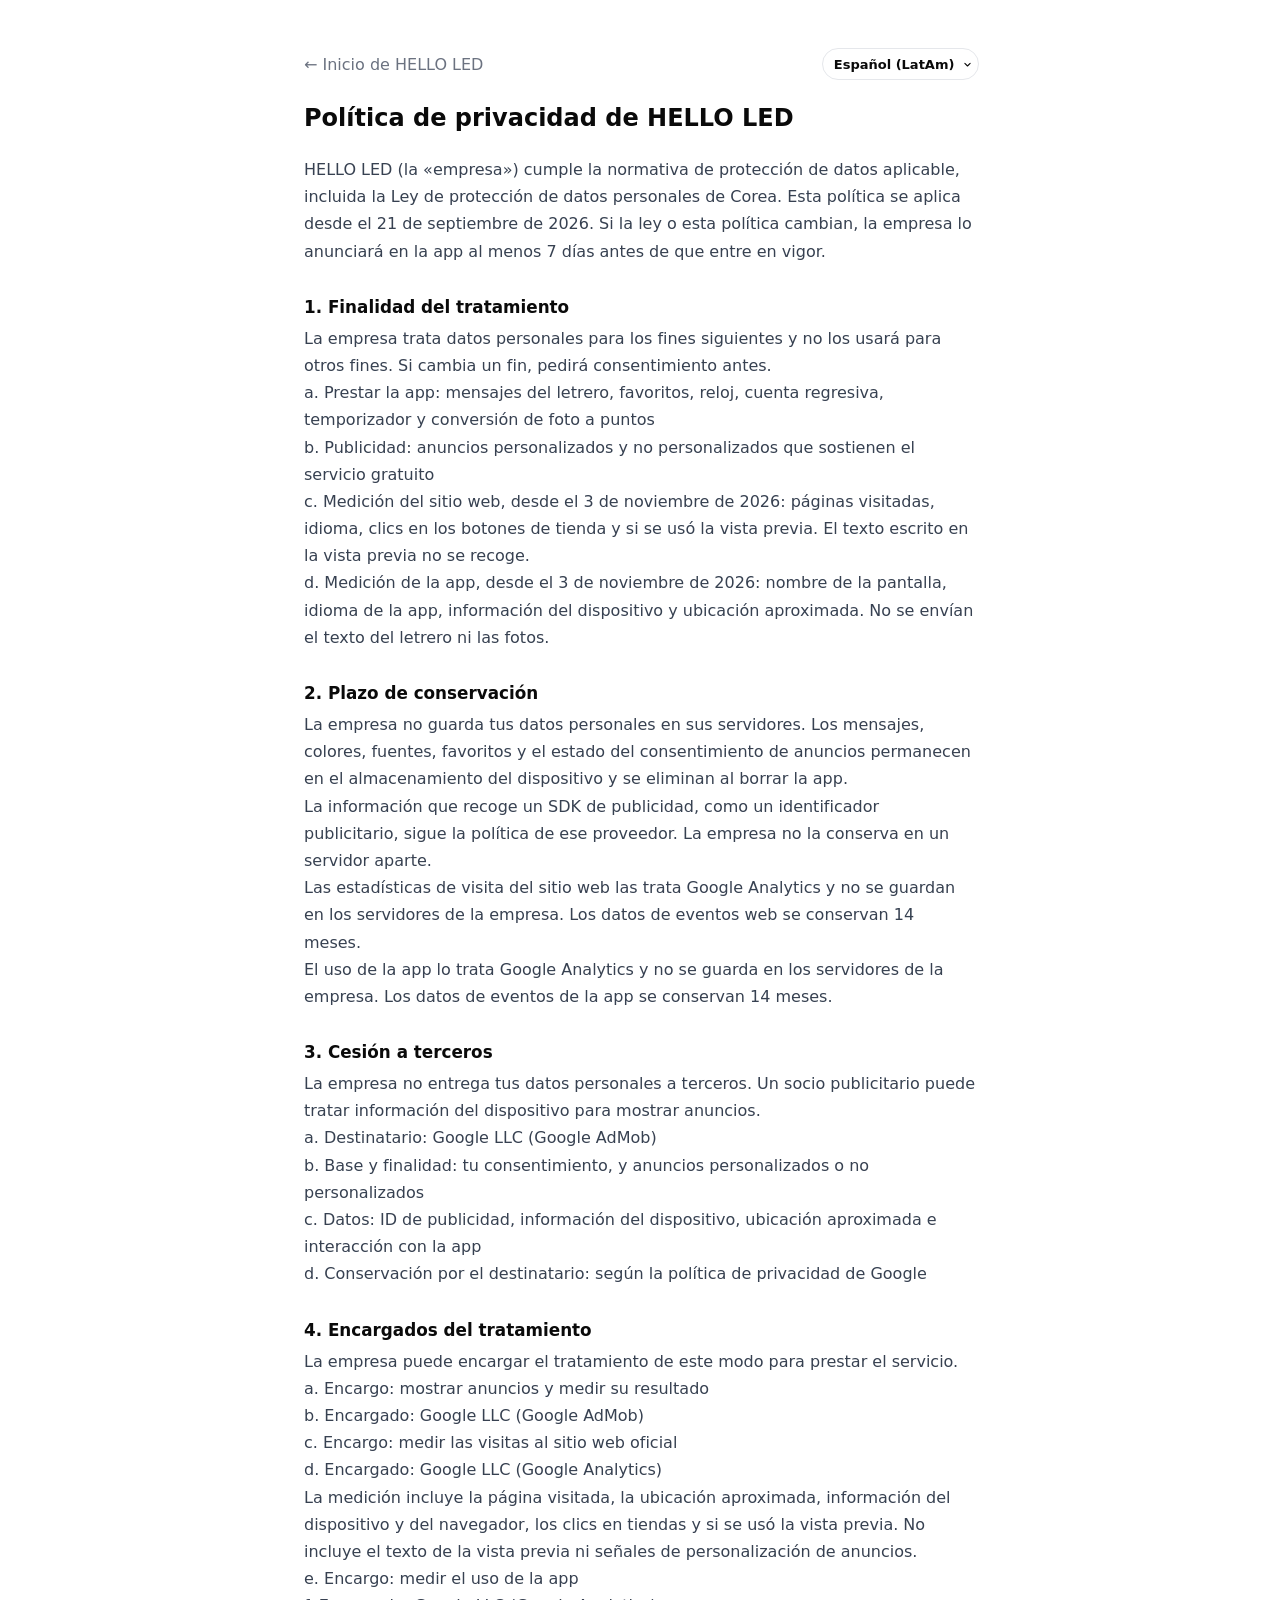
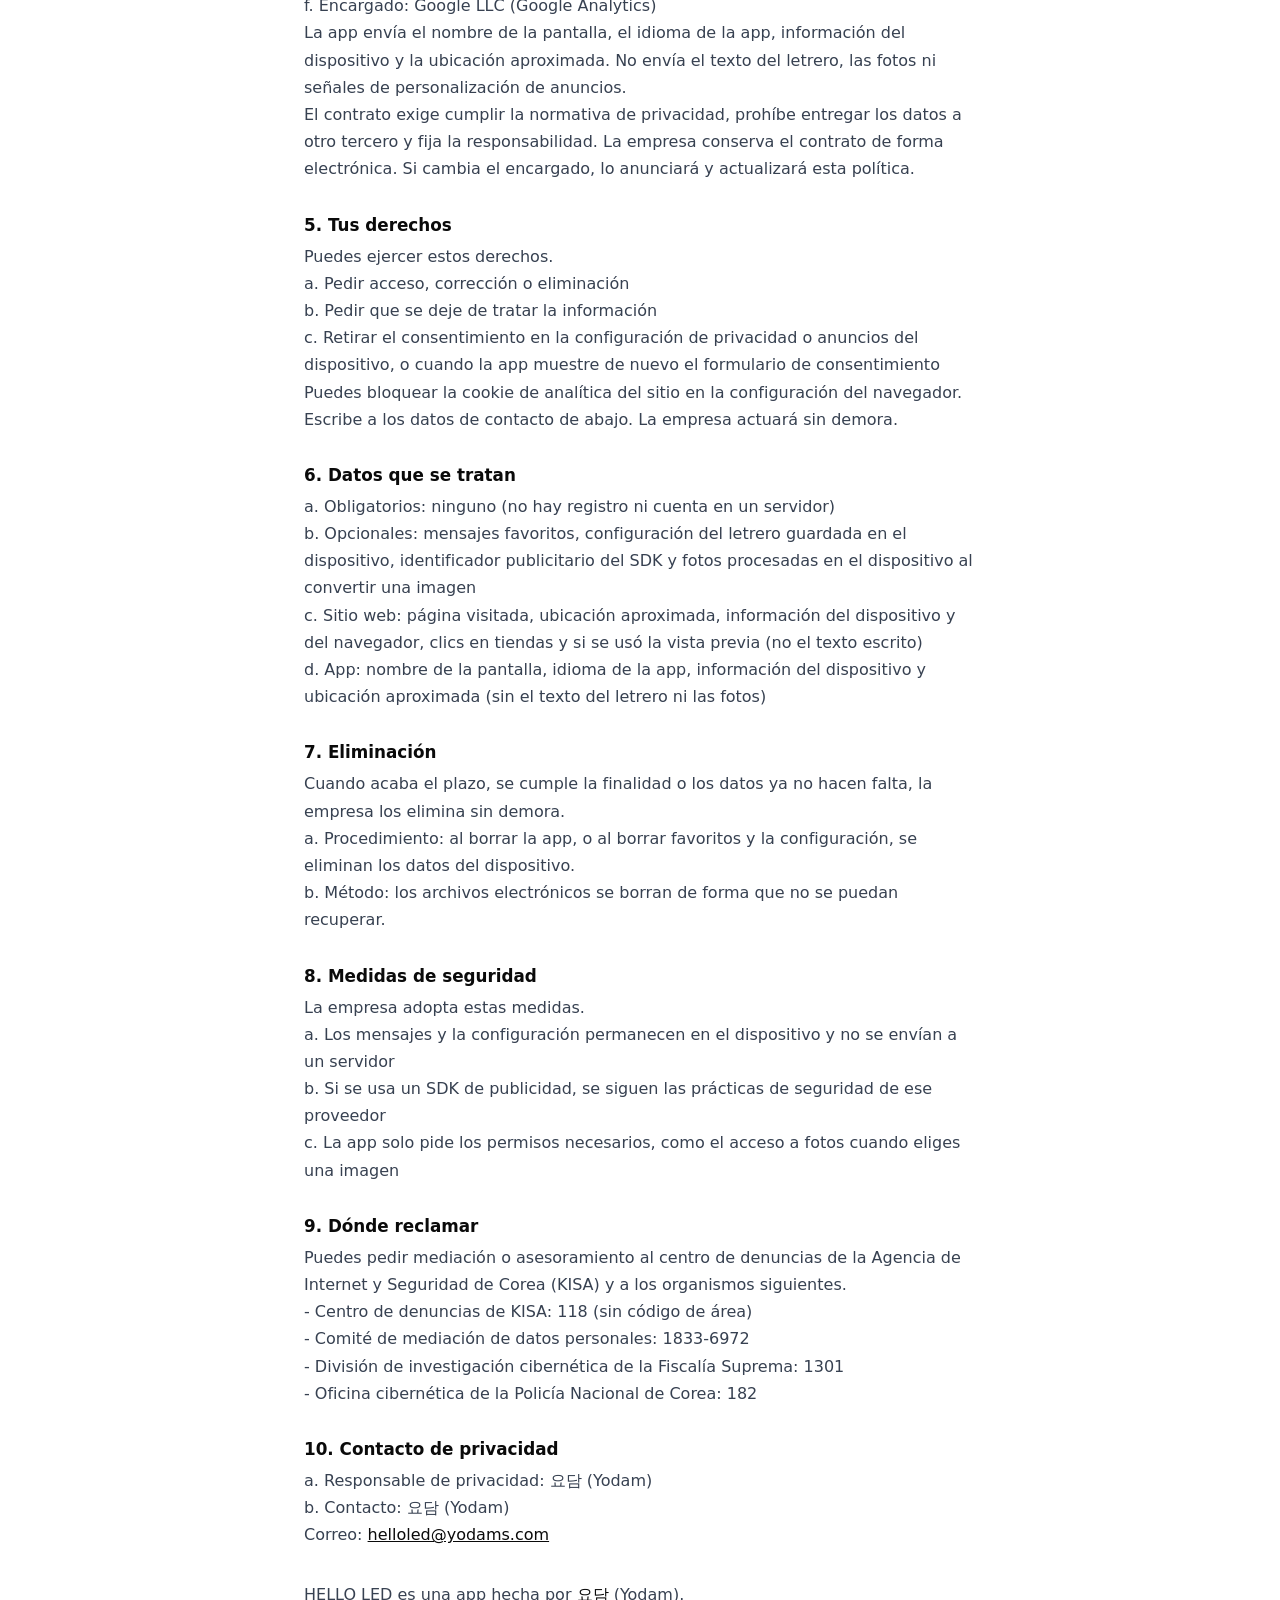
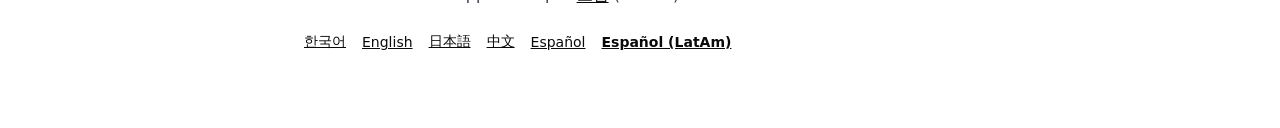
<file: es-419/privacy.html>
<!DOCTYPE html>
<html data-page-lang="es_419" lang="es-419">
<head>
  <meta charset="utf-8">
  <meta name="viewport" content="width=device-width, initial-scale=1">
  <meta name="theme-color" content="#ffffff">
  <meta name="referrer" content="strict-origin-when-cross-origin">
  <title>Política de privacidad de HELLO LED</title>
  <meta name="description" content="Política de privacidad de HELLO LED. Aplica desde el 21 de septiembre de 2026.">
  <link rel="canonical" href="https://helloled.yodams.com/es-419/privacy.html">
  <link rel="alternate" hreflang="ko" href="https://helloled.yodams.com/privacy.html">
  <link rel="alternate" hreflang="en" href="https://helloled.yodams.com/en/privacy.html">
  <link rel="alternate" hreflang="ja" href="https://helloled.yodams.com/ja/privacy.html">
  <link rel="alternate" hreflang="zh-Hans" href="https://helloled.yodams.com/zh/privacy.html">
  <link rel="alternate" hreflang="es-ES" href="https://helloled.yodams.com/es/privacy.html">
  <link rel="alternate" hreflang="es" href="https://helloled.yodams.com/es/privacy.html">
  <link rel="alternate" hreflang="es-419" href="https://helloled.yodams.com/es-419/privacy.html">
  <link rel="alternate" hreflang="es-MX" href="https://helloled.yodams.com/es-419/privacy.html">
  <link rel="alternate" hreflang="es-AR" href="https://helloled.yodams.com/es-419/privacy.html">
  <link rel="alternate" hreflang="es-CO" href="https://helloled.yodams.com/es-419/privacy.html">
  <link rel="alternate" hreflang="es-CL" href="https://helloled.yodams.com/es-419/privacy.html">
  <link rel="alternate" hreflang="es-PE" href="https://helloled.yodams.com/es-419/privacy.html">
  <link rel="alternate" hreflang="es-US" href="https://helloled.yodams.com/es-419/privacy.html">
  <link rel="alternate" hreflang="es-VE" href="https://helloled.yodams.com/es-419/privacy.html">
  <link rel="alternate" hreflang="es-EC" href="https://helloled.yodams.com/es-419/privacy.html">
  <link rel="alternate" hreflang="es-GT" href="https://helloled.yodams.com/es-419/privacy.html">
  <link rel="alternate" hreflang="es-BO" href="https://helloled.yodams.com/es-419/privacy.html">
  <link rel="alternate" hreflang="es-DO" href="https://helloled.yodams.com/es-419/privacy.html">
  <link rel="alternate" hreflang="es-HN" href="https://helloled.yodams.com/es-419/privacy.html">
  <link rel="alternate" hreflang="es-PY" href="https://helloled.yodams.com/es-419/privacy.html">
  <link rel="alternate" hreflang="es-SV" href="https://helloled.yodams.com/es-419/privacy.html">
  <link rel="alternate" hreflang="es-NI" href="https://helloled.yodams.com/es-419/privacy.html">
  <link rel="alternate" hreflang="es-CR" href="https://helloled.yodams.com/es-419/privacy.html">
  <link rel="alternate" hreflang="es-PA" href="https://helloled.yodams.com/es-419/privacy.html">
  <link rel="alternate" hreflang="es-UY" href="https://helloled.yodams.com/es-419/privacy.html">
  <link rel="alternate" hreflang="es-PR" href="https://helloled.yodams.com/es-419/privacy.html">
  <link rel="alternate" hreflang="es-CU" href="https://helloled.yodams.com/es-419/privacy.html">
  <link rel="alternate" hreflang="x-default" href="https://helloled.yodams.com/privacy.html">
  <meta name="robots" content="index,follow,max-image-preview:large">
  <meta property="og:type" content="website">
  <meta property="og:locale" content="es_MX">
  <meta property="og:locale:alternate" content="ko_KR">
  <meta property="og:locale:alternate" content="en_US">
  <meta property="og:locale:alternate" content="ja_JP">
  <meta property="og:locale:alternate" content="zh_CN">
  <meta property="og:locale:alternate" content="es_ES">
  <meta property="og:site_name" content="HELLO LED">
  <meta property="og:title" content="Política de privacidad de HELLO LED">
  <meta property="og:description" content="Política de privacidad de HELLO LED. Aplica desde el 21 de septiembre de 2026.">
  <meta property="og:url" content="https://helloled.yodams.com/es-419/privacy.html">
  <meta property="og:image" content="https://helloled.yodams.com/og.png">
  <meta property="og:image:type" content="image/png">
  <meta property="og:image:width" content="1200">
  <meta property="og:image:height" content="630">
  <meta property="og:image:alt" content="Logotipo de HELLO LED sobre un círculo azul">
  <meta name="twitter:card" content="summary_large_image">
  <meta name="twitter:title" content="Política de privacidad de HELLO LED">
  <meta name="twitter:description" content="Política de privacidad de HELLO LED. Aplica desde el 21 de septiembre de 2026.">
  <meta name="twitter:image" content="https://helloled.yodams.com/og.png">
  <meta name="twitter:image:alt" content="Logotipo de HELLO LED sobre un círculo azul">
  <link rel="icon" type="image/png" href="/favicon.png" sizes="256x256">
  <link rel="icon" type="image/png" href="/favicon-32.png" sizes="32x32">
  <link rel="apple-touch-icon" href="/apple-touch-icon.png">
  <link rel="alternate" type="text/plain" href="https://helloled.yodams.com/llms.txt" title="HELLO LED LLM Summary">
  <style>
    body { margin: 0; background: #ffffff; color: #0a0a0a; font-family: system-ui, "Segoe UI", Roboto, "Helvetica Neue", Arial, sans-serif; }
    main { max-width: 42rem; margin: 0 auto; padding: 3rem 1.25rem 4rem; }
    a { color: #0a0a0a; }
    a:focus-visible, select:focus-visible { outline: 2px solid #374151; outline-offset: 2px; }
    .skip {
      position: absolute;
      width: 1px;
      height: 1px;
      padding: 0;
      margin: -1px;
      overflow: hidden;
      clip: rect(0, 0, 0, 0);
      white-space: nowrap;
      border: 0;
    }
    .skip:focus {
      position: absolute;
      left: 1rem;
      top: 1rem;
      z-index: 60;
      width: auto;
      height: auto;
      margin: 0;
      overflow: visible;
      clip: auto;
      white-space: normal;
      padding: 0.5rem 1rem;
      border-radius: 999px;
      background: #0a0a0a;
      color: #fff;
      text-decoration: none;
    }
    [data-i18n-html="publisherLine"] a { text-decoration: underline; text-underline-offset: 0.15em; }
    h1 { font-size: 1.5rem; font-weight: 700; margin: 0 0 1.5rem; }
    h1:focus { outline: 2px solid #374151; outline-offset: 2px; }
    h2 { font-size: 1.05rem; font-weight: 700; margin: 2rem 0 0.5rem; }
    p { color: #374151; line-height: 1.7; white-space: pre-line; margin: 0; }
    .back { display: inline-block; margin-bottom: 1.5rem; color: #6b7280; text-decoration: none; }
    .back:hover { color: #0a0a0a; }
    .lang-switch { position: relative; display: inline-flex; flex: 0 0 auto; }
    #lang {
      appearance: none;
      -webkit-appearance: none;
      box-sizing: border-box;
      position: absolute;
      inset: 0;
      width: 100%;
      height: 100%;
      color: transparent;
      border-radius: 999px;
      border: 1px solid #e5e7eb;
      background-color: #fff;
      padding: 0 1.35rem 0 0.75rem;
      font: 600 0.8125rem/1 system-ui, "Segoe UI", Roboto, "Helvetica Neue", Arial, sans-serif;
      background-image: url("data:image/svg+xml,%3Csvg xmlns='http://www.w3.org/2000/svg' width='12' height='12' viewBox='0 0 12 12'%3E%3Cpath d='M2.5 4.5 6 8l3.5-3.5' fill='none' stroke='%230a0a0a' stroke-width='1.5' stroke-linecap='round' stroke-linejoin='round'/%3E%3C/svg%3E");
      background-repeat: no-repeat;
      background-position: right 0.35rem center;
      background-size: 0.55rem;
    }
    #lang option { color: #0a0a0a; }
    .lang-switch-label {
      position: relative;
      display: flex;
      align-items: center;
      justify-content: center;
      pointer-events: none;
      white-space: nowrap;
      height: 32px;
      padding: 0 1.35rem 0 0.75rem;
      font: 600 0.8125rem/1 system-ui, "Segoe UI", Roboto, "Helvetica Neue", Arial, sans-serif;
    }
  </style>
  <script type="application/ld+json">
  {
    "@context": "https://schema.org",
    "@graph": [
      {
        "@type": "Organization",
        "@id": "https://helloled.yodams.com/#organization",
        "name": "HELLO LED",
        "legalName": "요담",
        "alternateName": "Yodam",
        "url": "https://helloled.yodams.com/",
        "email": "helloled@yodams.com",
        "logo": {
          "@type": "ImageObject",
          "url": "https://helloled.yodams.com/favicon.png",
          "width": 256,
          "height": 256
        },
        "description": "HELLO LED es una aplicación gratuita creada por 요담 (Yodam) que convierte la pantalla del celular en un letrero LED en Android y iPhone.",
        "sameAs": [
          "https://play.google.com/store/apps/details?id=com.yodam.helloled",
          "https://apps.apple.com/app/id6816627023",
          "https://yodams.com/",
          "https://github.com/leeyodam/helloled"
        ],
        "contactPoint": {
          "@type": "ContactPoint",
          "contactType": "customer support",
          "email": "helloled@yodams.com",
          "availableLanguage": [
            "ko",
            "en",
            "ja",
            "zh-Hans",
            "es",
            "es-419"
          ]
        }
      },
      {
        "@type": "WebSite",
        "@id": "https://helloled.yodams.com/#website",
        "url": "https://helloled.yodams.com/",
        "name": "HELLO LED",
        "alternateName": "헬로 LED",
        "description": "Sitio oficial de HELLO LED. Instala gratis la app de letrero LED en Google Play o en el App Store.",
        "inLanguage": "es-419",
        "publisher": {
          "@id": "https://helloled.yodams.com/#organization"
        },
        "potentialAction": [
          {
            "@type": "DownloadAction",
            "name": "Descargar HELLO LED",
            "target": {
              "@type": "EntryPoint",
              "urlTemplate": "https://play.google.com/store/apps/details?id=com.yodam.helloled",
              "actionPlatform": [
                "https://schema.org/AndroidPlatform"
              ]
            }
          },
          {
            "@type": "DownloadAction",
            "name": "Descargar HELLO LED",
            "target": {
              "@type": "EntryPoint",
              "urlTemplate": "https://apps.apple.com/app/id6816627023",
              "actionPlatform": [
                "https://schema.org/IOSPlatform"
              ]
            }
          }
        ]
      },
      {
        "@type": "WebPage",
        "@id": "https://helloled.yodams.com/es-419/privacy.html#webpage",
        "url": "https://helloled.yodams.com/es-419/privacy.html",
        "name": "Política de privacidad de HELLO LED",
        "description": "Política de privacidad de HELLO LED. Aplica desde el 21 de septiembre de 2026.",
        "inLanguage": "es-419",
        "isPartOf": {
          "@id": "https://helloled.yodams.com/#website"
        },
        "about": {
          "@id": "https://helloled.yodams.com/#organization"
        },
        "breadcrumb": {
          "@id": "https://helloled.yodams.com/es-419/privacy.html#breadcrumb"
        },
        "datePublished": "2026-09-21",
        "dateModified": "2026-11-03",
        "primaryImageOfPage": {
          "@type": "ImageObject",
          "url": "https://helloled.yodams.com/og.png",
          "width": 1200,
          "height": 630,
          "caption": "Logotipo de HELLO LED sobre un círculo azul"
        }
      },
      {
        "@type": "BreadcrumbList",
        "@id": "https://helloled.yodams.com/es-419/privacy.html#breadcrumb",
        "itemListElement": [
          {
            "@type": "ListItem",
            "position": 1,
            "name": "HELLO LED",
            "item": "https://helloled.yodams.com/es-419/"
          },
          {
            "@type": "ListItem",
            "position": 2,
            "name": "Política de privacidad de HELLO LED",
            "item": "https://helloled.yodams.com/es-419/privacy.html"
          }
        ]
      }
    ]
  }
  </script>
</head>
<body>
  <a class="skip" href="#privacy-title" data-i18n="skip">Saltar al contenido</a>
  <main>
    <div style="display:flex;justify-content:space-between;align-items:center;flex-wrap:wrap;gap:12px;margin-bottom:1.5rem;">
      <a class="back" href="/es-419/" data-home-link data-i18n-html="privacyBack" style="margin-bottom:0">← Inicio de <span lang="en">HELLO LED</span></a>
      <label class="sr-only" for="lang" data-i18n="langLabel" style="position:absolute;width:1px;height:1px;overflow:hidden;clip:rect(0,0,0,0)">Idioma</label>
      <div class="lang-switch">
        <select id="lang" aria-label="Idioma" data-i18n-aria="langLabel">
          <option value="ko" lang="ko">한국어</option>
          <option value="en" lang="en">English</option>
          <option value="ja" lang="ja">日本語</option>
          <option value="zh" lang="zh-Hans">中文</option>
          <option value="es" lang="es">Español</option>
          <option value="es_419" selected lang="es-419">Español (LatAm)</option>
        </select>
        <span class="lang-switch-label" aria-hidden="true">Español (LatAm)</span>
      </div>
    </div>
    <h1 id="privacy-title" tabindex="-1" data-i18n-html="privacyHeading">Política de privacidad de <span lang="en">HELLO LED</span></h1>
    <p data-i18n-html="privacyIntro"><span lang="en">HELLO LED</span> (la «empresa») cumple la normativa de protección de datos aplicable, incluida la Ley de protección de datos personales de Corea. Esta política se aplica desde el 21 de septiembre de 2026. Si la ley o esta política cambian, la empresa lo anunciará en la app al menos 7 días antes de que entre en vigor.</p>
    <h2 data-i18n="privacyPurposeTitle">1. Finalidad del tratamiento</h2>
    <p data-i18n="privacyPurposeBody">La empresa trata datos personales para los fines siguientes y no los usará para otros fines. Si cambia un fin, pedirá consentimiento antes.
a. Prestar la app: mensajes del letrero, favoritos, reloj, cuenta regresiva, temporizador y conversión de foto a puntos
b. Publicidad: anuncios personalizados y no personalizados que sostienen el servicio gratuito
c. Medición del sitio web, desde el 3 de noviembre de 2026: páginas visitadas, idioma, clics en los botones de tienda y si se usó la vista previa. El texto escrito en la vista previa no se recoge.
d. Medición de la app, desde el 3 de noviembre de 2026: nombre de la pantalla, idioma de la app, información del dispositivo y ubicación aproximada. No se envían el texto del letrero ni las fotos.</p>
    <h2 data-i18n="privacyRetentionTitle">2. Plazo de conservación</h2>
    <p data-i18n="privacyRetentionBody">La empresa no guarda tus datos personales en sus servidores. Los mensajes, colores, fuentes, favoritos y el estado del consentimiento de anuncios permanecen en el almacenamiento del dispositivo y se eliminan al borrar la app.
La información que recoge un SDK de publicidad, como un identificador publicitario, sigue la política de ese proveedor. La empresa no la conserva en un servidor aparte.
Las estadísticas de visita del sitio web las trata Google Analytics y no se guardan en los servidores de la empresa. Los datos de eventos web se conservan 14 meses.
El uso de la app lo trata Google Analytics y no se guarda en los servidores de la empresa. Los datos de eventos de la app se conservan 14 meses.</p>
    <h2 data-i18n="privacyThirdPartyTitle">3. Cesión a terceros</h2>
    <p data-i18n="privacyThirdPartyBody">La empresa no entrega tus datos personales a terceros. Un socio publicitario puede tratar información del dispositivo para mostrar anuncios.
a. Destinatario: Google LLC (Google AdMob)
b. Base y finalidad: tu consentimiento, y anuncios personalizados o no personalizados
c. Datos: ID de publicidad, información del dispositivo, ubicación aproximada e interacción con la app
d. Conservación por el destinatario: según la política de privacidad de Google</p>
    <h2 data-i18n="privacyDelegateTitle">4. Encargados del tratamiento</h2>
    <p data-i18n="privacyDelegateBody">La empresa puede encargar el tratamiento de este modo para prestar el servicio.
a. Encargo: mostrar anuncios y medir su resultado
b. Encargado: Google LLC (Google AdMob)
c. Encargo: medir las visitas al sitio web oficial
d. Encargado: Google LLC (Google Analytics)
La medición incluye la página visitada, la ubicación aproximada, información del dispositivo y del navegador, los clics en tiendas y si se usó la vista previa. No incluye el texto de la vista previa ni señales de personalización de anuncios.
e. Encargo: medir el uso de la app
f. Encargado: Google LLC (Google Analytics)
La app envía el nombre de la pantalla, el idioma de la app, información del dispositivo y la ubicación aproximada. No envía el texto del letrero, las fotos ni señales de personalización de anuncios.
El contrato exige cumplir la normativa de privacidad, prohíbe entregar los datos a otro tercero y fija la responsabilidad. La empresa conserva el contrato de forma electrónica. Si cambia el encargado, lo anunciará y actualizará esta política.</p>
    <h2 data-i18n="privacyRightsTitle">5. Tus derechos</h2>
    <p data-i18n="privacyRightsBody">Puedes ejercer estos derechos.
a. Pedir acceso, corrección o eliminación
b. Pedir que se deje de tratar la información
c. Retirar el consentimiento en la configuración de privacidad o anuncios del dispositivo, o cuando la app muestre de nuevo el formulario de consentimiento
Puedes bloquear la cookie de analítica del sitio en la configuración del navegador.
Escribe a los datos de contacto de abajo. La empresa actuará sin demora.</p>
    <h2 data-i18n="privacyItemsTitle">6. Datos que se tratan</h2>
    <p data-i18n="privacyItemsBody">a. Obligatorios: ninguno (no hay registro ni cuenta en un servidor)
b. Opcionales: mensajes favoritos, configuración del letrero guardada en el dispositivo, identificador publicitario del SDK y fotos procesadas en el dispositivo al convertir una imagen
c. Sitio web: página visitada, ubicación aproximada, información del dispositivo y del navegador, clics en tiendas y si se usó la vista previa (no el texto escrito)
d. App: nombre de la pantalla, idioma de la app, información del dispositivo y ubicación aproximada (sin el texto del letrero ni las fotos)</p>
    <h2 data-i18n="privacyDeletionTitle">7. Eliminación</h2>
    <p data-i18n="privacyDeletionBody">Cuando acaba el plazo, se cumple la finalidad o los datos ya no hacen falta, la empresa los elimina sin demora.
a. Procedimiento: al borrar la app, o al borrar favoritos y la configuración, se eliminan los datos del dispositivo.
b. Método: los archivos electrónicos se borran de forma que no se puedan recuperar.</p>
    <h2 data-i18n="privacySecurityTitle">8. Medidas de seguridad</h2>
    <p data-i18n="privacySecurityBody">La empresa adopta estas medidas.
a. Los mensajes y la configuración permanecen en el dispositivo y no se envían a un servidor
b. Si se usa un SDK de publicidad, se siguen las prácticas de seguridad de ese proveedor
c. La app solo pide los permisos necesarios, como el acceso a fotos cuando eliges una imagen</p>
    <h2 data-i18n="privacyRemedyTitle">9. Dónde reclamar</h2>
    <p data-i18n="privacyRemedyBody">Puedes pedir mediación o asesoramiento al centro de denuncias de la Agencia de Internet y Seguridad de Corea (KISA) y a los organismos siguientes.
- Centro de denuncias de KISA: 118 (sin código de área)
- Comité de mediación de datos personales: 1833-6972
- División de investigación cibernética de la Fiscalía Suprema: 1301
- Oficina cibernética de la Policía Nacional de Corea: 182</p>
    <h2 data-i18n="privacyContactTitle">10. Contacto de privacidad</h2>
    <p data-i18n-html="privacyContactHtml">a. Responsable de privacidad: <span lang="ko">요담</span> (Yodam)
b. Contacto: <span lang="ko">요담</span> (Yodam)
Correo: <a href="mailto:helloled@yodams.com">helloled@yodams.com</a></p>
    <p data-i18n-html="publisherLine" style="margin-top:2rem;color:#374151;"><span lang="en">HELLO LED</span> es una app hecha por <a href="https://yodams.com/" lang="ko">요담</a> (Yodam).</p>
    <nav aria-label="Idiomas" data-i18n-aria="langLinksLabel" style="display:flex;flex-wrap:wrap;gap:12px 16px;margin-top:0.75rem;font-size:0.875rem;">
      <a data-lang="ko" href="https://helloled.yodams.com/privacy.html" style="display:inline-flex;align-items:center;min-height:44px;">한국어</a>
      <a data-lang="en" href="https://helloled.yodams.com/en/privacy.html" style="display:inline-flex;align-items:center;min-height:44px;">English</a>
      <a data-lang="ja" href="https://helloled.yodams.com/ja/privacy.html" style="display:inline-flex;align-items:center;min-height:44px;">日本語</a>
      <a data-lang="zh" href="https://helloled.yodams.com/zh/privacy.html" style="display:inline-flex;align-items:center;min-height:44px;">中文</a>
      <a data-lang="es" href="https://helloled.yodams.com/es/privacy.html" style="display:inline-flex;align-items:center;min-height:44px;">Español</a>
      <a data-lang="es_419" href="https://helloled.yodams.com/es-419/privacy.html" style="display:inline-flex;align-items:center;min-height:44px;font-weight:700;" aria-current="page">Español (LatAm)</a>
    </nav>
  </main>
  <script src="/analytics.js" defer></script>
  <script src="/i18n.js" defer></script>
</body>
</html>
</file>
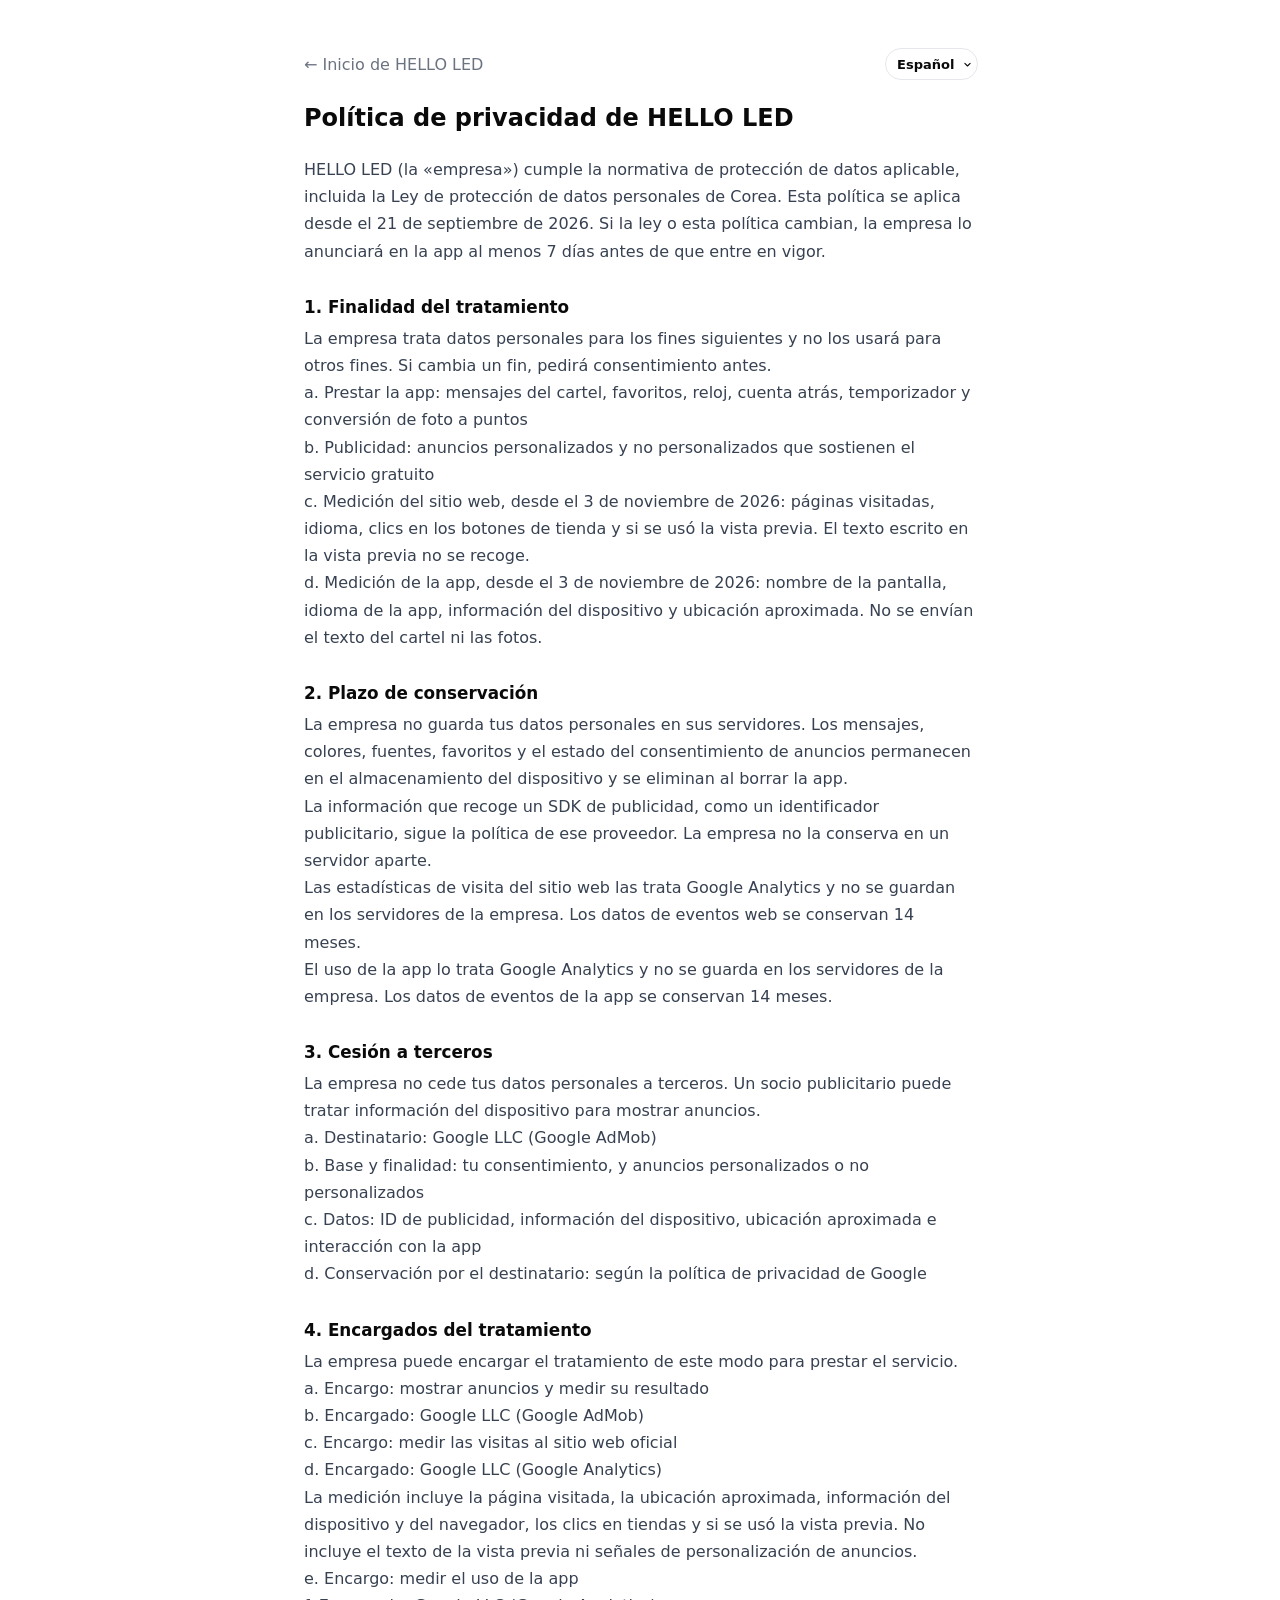
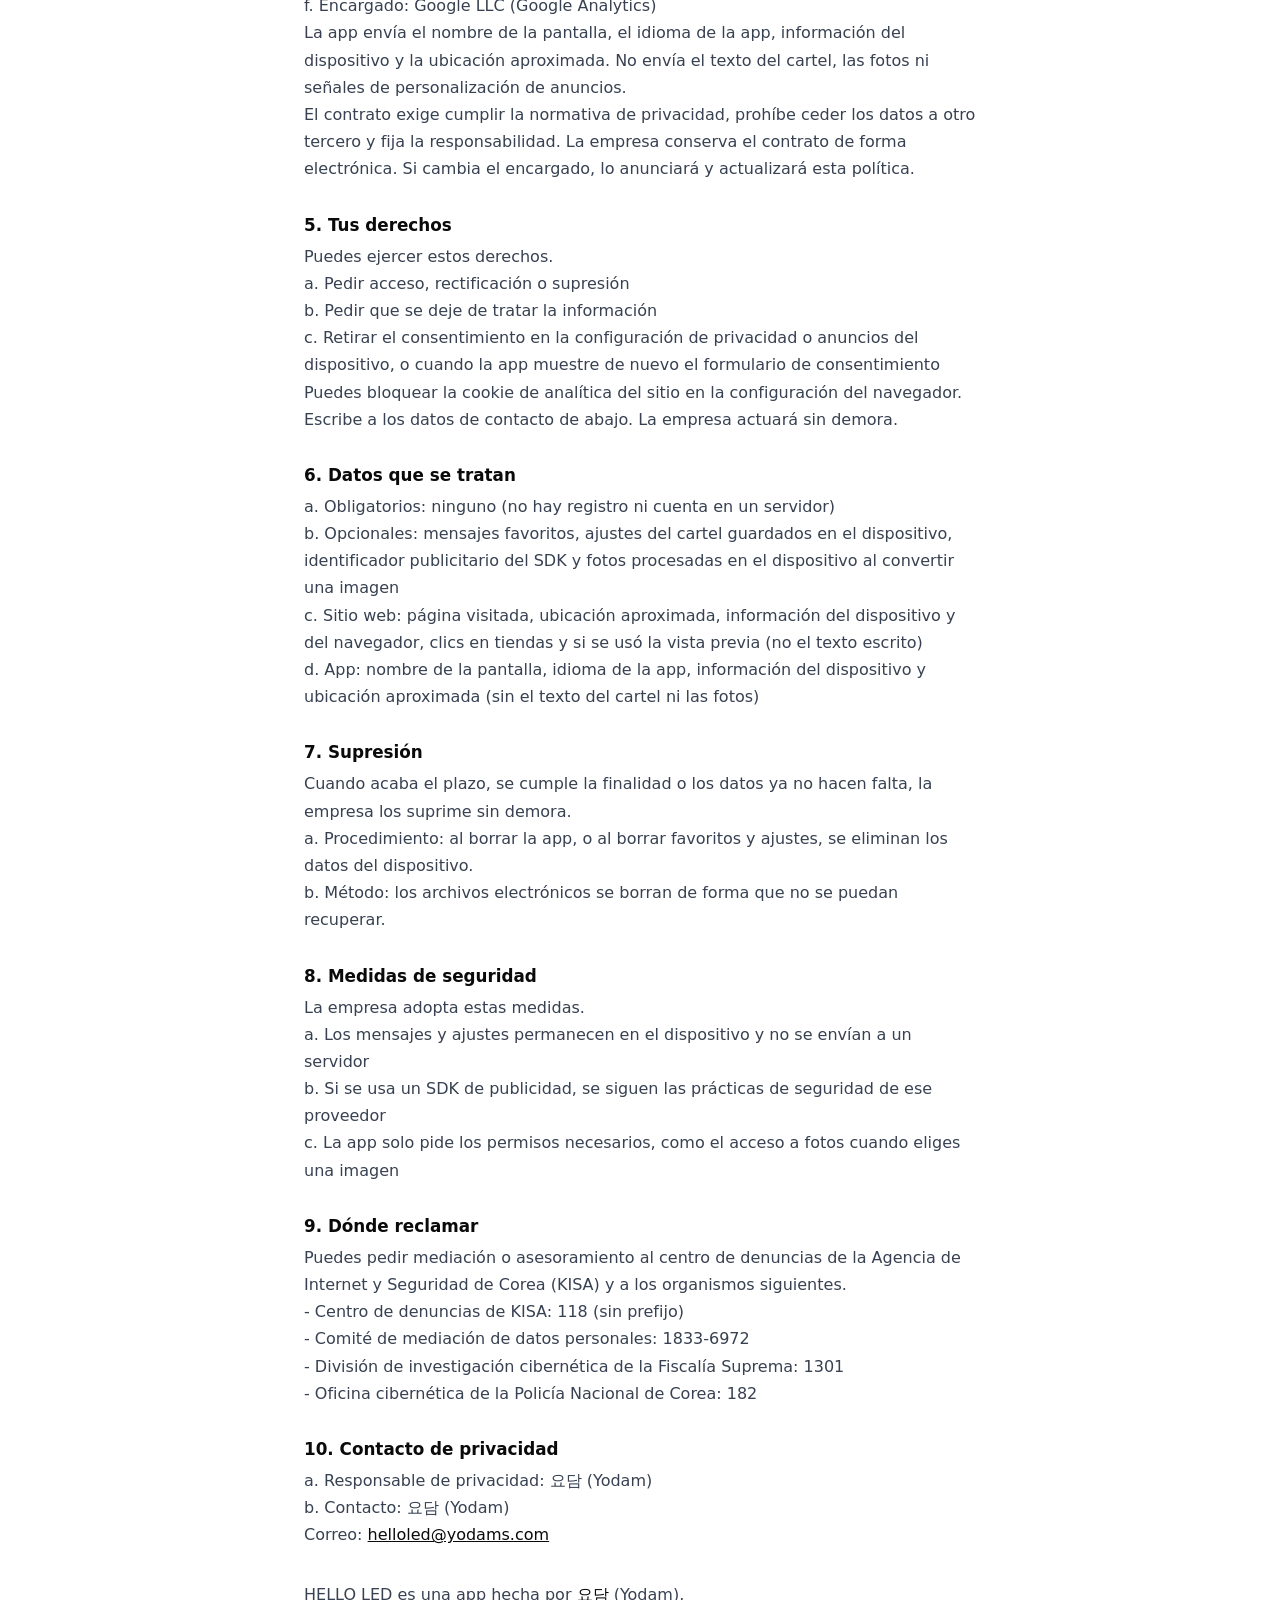
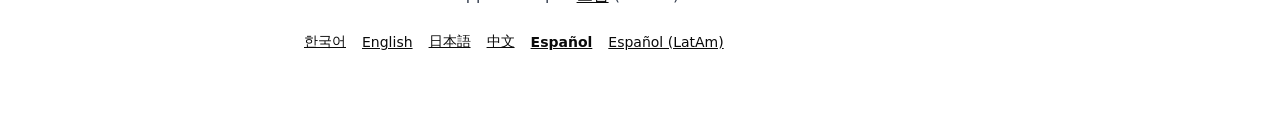
<file: es/privacy.html>
<!DOCTYPE html>
<html data-page-lang="es" lang="es">
<head>
  <meta charset="utf-8">
  <meta name="viewport" content="width=device-width, initial-scale=1">
  <meta name="theme-color" content="#ffffff">
  <meta name="referrer" content="strict-origin-when-cross-origin">
  <title>Política de privacidad de HELLO LED</title>
  <meta name="description" content="Política de privacidad de HELLO LED. Aplica desde el 21 de septiembre de 2026.">
  <link rel="canonical" href="https://helloled.yodams.com/es/privacy.html">
  <link rel="alternate" hreflang="ko" href="https://helloled.yodams.com/privacy.html">
  <link rel="alternate" hreflang="en" href="https://helloled.yodams.com/en/privacy.html">
  <link rel="alternate" hreflang="ja" href="https://helloled.yodams.com/ja/privacy.html">
  <link rel="alternate" hreflang="zh-Hans" href="https://helloled.yodams.com/zh/privacy.html">
  <link rel="alternate" hreflang="es-ES" href="https://helloled.yodams.com/es/privacy.html">
  <link rel="alternate" hreflang="es" href="https://helloled.yodams.com/es/privacy.html">
  <link rel="alternate" hreflang="es-419" href="https://helloled.yodams.com/es-419/privacy.html">
  <link rel="alternate" hreflang="es-MX" href="https://helloled.yodams.com/es-419/privacy.html">
  <link rel="alternate" hreflang="es-AR" href="https://helloled.yodams.com/es-419/privacy.html">
  <link rel="alternate" hreflang="es-CO" href="https://helloled.yodams.com/es-419/privacy.html">
  <link rel="alternate" hreflang="es-CL" href="https://helloled.yodams.com/es-419/privacy.html">
  <link rel="alternate" hreflang="es-PE" href="https://helloled.yodams.com/es-419/privacy.html">
  <link rel="alternate" hreflang="es-US" href="https://helloled.yodams.com/es-419/privacy.html">
  <link rel="alternate" hreflang="es-VE" href="https://helloled.yodams.com/es-419/privacy.html">
  <link rel="alternate" hreflang="es-EC" href="https://helloled.yodams.com/es-419/privacy.html">
  <link rel="alternate" hreflang="es-GT" href="https://helloled.yodams.com/es-419/privacy.html">
  <link rel="alternate" hreflang="es-BO" href="https://helloled.yodams.com/es-419/privacy.html">
  <link rel="alternate" hreflang="es-DO" href="https://helloled.yodams.com/es-419/privacy.html">
  <link rel="alternate" hreflang="es-HN" href="https://helloled.yodams.com/es-419/privacy.html">
  <link rel="alternate" hreflang="es-PY" href="https://helloled.yodams.com/es-419/privacy.html">
  <link rel="alternate" hreflang="es-SV" href="https://helloled.yodams.com/es-419/privacy.html">
  <link rel="alternate" hreflang="es-NI" href="https://helloled.yodams.com/es-419/privacy.html">
  <link rel="alternate" hreflang="es-CR" href="https://helloled.yodams.com/es-419/privacy.html">
  <link rel="alternate" hreflang="es-PA" href="https://helloled.yodams.com/es-419/privacy.html">
  <link rel="alternate" hreflang="es-UY" href="https://helloled.yodams.com/es-419/privacy.html">
  <link rel="alternate" hreflang="es-PR" href="https://helloled.yodams.com/es-419/privacy.html">
  <link rel="alternate" hreflang="es-CU" href="https://helloled.yodams.com/es-419/privacy.html">
  <link rel="alternate" hreflang="x-default" href="https://helloled.yodams.com/privacy.html">
  <meta name="robots" content="index,follow,max-image-preview:large">
  <meta property="og:type" content="website">
  <meta property="og:locale" content="es_ES">
  <meta property="og:locale:alternate" content="ko_KR">
  <meta property="og:locale:alternate" content="en_US">
  <meta property="og:locale:alternate" content="ja_JP">
  <meta property="og:locale:alternate" content="zh_CN">
  <meta property="og:locale:alternate" content="es_MX">
  <meta property="og:site_name" content="HELLO LED">
  <meta property="og:title" content="Política de privacidad de HELLO LED">
  <meta property="og:description" content="Política de privacidad de HELLO LED. Aplica desde el 21 de septiembre de 2026.">
  <meta property="og:url" content="https://helloled.yodams.com/es/privacy.html">
  <meta property="og:image" content="https://helloled.yodams.com/og.png">
  <meta property="og:image:type" content="image/png">
  <meta property="og:image:width" content="1200">
  <meta property="og:image:height" content="630">
  <meta property="og:image:alt" content="Logotipo de HELLO LED sobre un círculo azul">
  <meta name="twitter:card" content="summary_large_image">
  <meta name="twitter:title" content="Política de privacidad de HELLO LED">
  <meta name="twitter:description" content="Política de privacidad de HELLO LED. Aplica desde el 21 de septiembre de 2026.">
  <meta name="twitter:image" content="https://helloled.yodams.com/og.png">
  <meta name="twitter:image:alt" content="Logotipo de HELLO LED sobre un círculo azul">
  <link rel="icon" type="image/png" href="/favicon.png" sizes="256x256">
  <link rel="icon" type="image/png" href="/favicon-32.png" sizes="32x32">
  <link rel="apple-touch-icon" href="/apple-touch-icon.png">
  <link rel="alternate" type="text/plain" href="https://helloled.yodams.com/llms.txt" title="HELLO LED LLM Summary">
  <style>
    body { margin: 0; background: #ffffff; color: #0a0a0a; font-family: system-ui, "Segoe UI", Roboto, "Helvetica Neue", Arial, sans-serif; }
    main { max-width: 42rem; margin: 0 auto; padding: 3rem 1.25rem 4rem; }
    a { color: #0a0a0a; }
    a:focus-visible, select:focus-visible { outline: 2px solid #374151; outline-offset: 2px; }
    .skip {
      position: absolute;
      width: 1px;
      height: 1px;
      padding: 0;
      margin: -1px;
      overflow: hidden;
      clip: rect(0, 0, 0, 0);
      white-space: nowrap;
      border: 0;
    }
    .skip:focus {
      position: absolute;
      left: 1rem;
      top: 1rem;
      z-index: 60;
      width: auto;
      height: auto;
      margin: 0;
      overflow: visible;
      clip: auto;
      white-space: normal;
      padding: 0.5rem 1rem;
      border-radius: 999px;
      background: #0a0a0a;
      color: #fff;
      text-decoration: none;
    }
    [data-i18n-html="publisherLine"] a { text-decoration: underline; text-underline-offset: 0.15em; }
    h1 { font-size: 1.5rem; font-weight: 700; margin: 0 0 1.5rem; }
    h1:focus { outline: 2px solid #374151; outline-offset: 2px; }
    h2 { font-size: 1.05rem; font-weight: 700; margin: 2rem 0 0.5rem; }
    p { color: #374151; line-height: 1.7; white-space: pre-line; margin: 0; }
    .back { display: inline-block; margin-bottom: 1.5rem; color: #6b7280; text-decoration: none; }
    .back:hover { color: #0a0a0a; }
    .lang-switch { position: relative; display: inline-flex; flex: 0 0 auto; }
    #lang {
      appearance: none;
      -webkit-appearance: none;
      box-sizing: border-box;
      position: absolute;
      inset: 0;
      width: 100%;
      height: 100%;
      color: transparent;
      border-radius: 999px;
      border: 1px solid #e5e7eb;
      background-color: #fff;
      padding: 0 1.35rem 0 0.75rem;
      font: 600 0.8125rem/1 system-ui, "Segoe UI", Roboto, "Helvetica Neue", Arial, sans-serif;
      background-image: url("data:image/svg+xml,%3Csvg xmlns='http://www.w3.org/2000/svg' width='12' height='12' viewBox='0 0 12 12'%3E%3Cpath d='M2.5 4.5 6 8l3.5-3.5' fill='none' stroke='%230a0a0a' stroke-width='1.5' stroke-linecap='round' stroke-linejoin='round'/%3E%3C/svg%3E");
      background-repeat: no-repeat;
      background-position: right 0.35rem center;
      background-size: 0.55rem;
    }
    #lang option { color: #0a0a0a; }
    .lang-switch-label {
      position: relative;
      display: flex;
      align-items: center;
      justify-content: center;
      pointer-events: none;
      white-space: nowrap;
      height: 32px;
      padding: 0 1.35rem 0 0.75rem;
      font: 600 0.8125rem/1 system-ui, "Segoe UI", Roboto, "Helvetica Neue", Arial, sans-serif;
    }
  </style>
  <script type="application/ld+json">
  {
    "@context": "https://schema.org",
    "@graph": [
      {
        "@type": "Organization",
        "@id": "https://helloled.yodams.com/#organization",
        "name": "HELLO LED",
        "legalName": "요담",
        "alternateName": "Yodam",
        "url": "https://helloled.yodams.com/",
        "email": "helloled@yodams.com",
        "logo": {
          "@type": "ImageObject",
          "url": "https://helloled.yodams.com/favicon.png",
          "width": 256,
          "height": 256
        },
        "description": "HELLO LED es una aplicación gratuita creada por 요담 (Yodam) que convierte la pantalla del móvil en un cartel LED en Android y iPhone.",
        "sameAs": [
          "https://play.google.com/store/apps/details?id=com.yodam.helloled",
          "https://apps.apple.com/app/id6816627023",
          "https://yodams.com/",
          "https://github.com/leeyodam/helloled"
        ],
        "contactPoint": {
          "@type": "ContactPoint",
          "contactType": "customer support",
          "email": "helloled@yodams.com",
          "availableLanguage": [
            "ko",
            "en",
            "ja",
            "zh-Hans",
            "es",
            "es-419"
          ]
        }
      },
      {
        "@type": "WebSite",
        "@id": "https://helloled.yodams.com/#website",
        "url": "https://helloled.yodams.com/",
        "name": "HELLO LED",
        "alternateName": "헬로 LED",
        "description": "Sitio oficial de HELLO LED. Instala gratis la app de cartel LED en Google Play o en el App Store.",
        "inLanguage": "es",
        "publisher": {
          "@id": "https://helloled.yodams.com/#organization"
        },
        "potentialAction": [
          {
            "@type": "DownloadAction",
            "name": "Descargar HELLO LED",
            "target": {
              "@type": "EntryPoint",
              "urlTemplate": "https://play.google.com/store/apps/details?id=com.yodam.helloled",
              "actionPlatform": [
                "https://schema.org/AndroidPlatform"
              ]
            }
          },
          {
            "@type": "DownloadAction",
            "name": "Descargar HELLO LED",
            "target": {
              "@type": "EntryPoint",
              "urlTemplate": "https://apps.apple.com/app/id6816627023",
              "actionPlatform": [
                "https://schema.org/IOSPlatform"
              ]
            }
          }
        ]
      },
      {
        "@type": "WebPage",
        "@id": "https://helloled.yodams.com/es/privacy.html#webpage",
        "url": "https://helloled.yodams.com/es/privacy.html",
        "name": "Política de privacidad de HELLO LED",
        "description": "Política de privacidad de HELLO LED. Aplica desde el 21 de septiembre de 2026.",
        "inLanguage": "es",
        "isPartOf": {
          "@id": "https://helloled.yodams.com/#website"
        },
        "about": {
          "@id": "https://helloled.yodams.com/#organization"
        },
        "breadcrumb": {
          "@id": "https://helloled.yodams.com/es/privacy.html#breadcrumb"
        },
        "datePublished": "2026-09-21",
        "dateModified": "2026-11-03",
        "primaryImageOfPage": {
          "@type": "ImageObject",
          "url": "https://helloled.yodams.com/og.png",
          "width": 1200,
          "height": 630,
          "caption": "Logotipo de HELLO LED sobre un círculo azul"
        }
      },
      {
        "@type": "BreadcrumbList",
        "@id": "https://helloled.yodams.com/es/privacy.html#breadcrumb",
        "itemListElement": [
          {
            "@type": "ListItem",
            "position": 1,
            "name": "HELLO LED",
            "item": "https://helloled.yodams.com/es/"
          },
          {
            "@type": "ListItem",
            "position": 2,
            "name": "Política de privacidad de HELLO LED",
            "item": "https://helloled.yodams.com/es/privacy.html"
          }
        ]
      }
    ]
  }
  </script>
</head>
<body>
  <a class="skip" href="#privacy-title" data-i18n="skip">Saltar al contenido</a>
  <main>
    <div style="display:flex;justify-content:space-between;align-items:center;flex-wrap:wrap;gap:12px;margin-bottom:1.5rem;">
      <a class="back" href="/es/" data-home-link data-i18n-html="privacyBack" style="margin-bottom:0">← Inicio de <span lang="en">HELLO LED</span></a>
      <label class="sr-only" for="lang" data-i18n="langLabel" style="position:absolute;width:1px;height:1px;overflow:hidden;clip:rect(0,0,0,0)">Idioma</label>
      <div class="lang-switch">
        <select id="lang" aria-label="Idioma" data-i18n-aria="langLabel">
          <option value="ko" lang="ko">한국어</option>
          <option value="en" lang="en">English</option>
          <option value="ja" lang="ja">日本語</option>
          <option value="zh" lang="zh-Hans">中文</option>
          <option value="es" selected lang="es">Español</option>
          <option value="es_419" lang="es-419">Español (LatAm)</option>
        </select>
        <span class="lang-switch-label" aria-hidden="true">Español</span>
      </div>
    </div>
    <h1 id="privacy-title" tabindex="-1" data-i18n-html="privacyHeading">Política de privacidad de <span lang="en">HELLO LED</span></h1>
    <p data-i18n-html="privacyIntro"><span lang="en">HELLO LED</span> (la «empresa») cumple la normativa de protección de datos aplicable, incluida la Ley de protección de datos personales de Corea. Esta política se aplica desde el 21 de septiembre de 2026. Si la ley o esta política cambian, la empresa lo anunciará en la app al menos 7 días antes de que entre en vigor.</p>
    <h2 data-i18n="privacyPurposeTitle">1. Finalidad del tratamiento</h2>
    <p data-i18n="privacyPurposeBody">La empresa trata datos personales para los fines siguientes y no los usará para otros fines. Si cambia un fin, pedirá consentimiento antes.
a. Prestar la app: mensajes del cartel, favoritos, reloj, cuenta atrás, temporizador y conversión de foto a puntos
b. Publicidad: anuncios personalizados y no personalizados que sostienen el servicio gratuito
c. Medición del sitio web, desde el 3 de noviembre de 2026: páginas visitadas, idioma, clics en los botones de tienda y si se usó la vista previa. El texto escrito en la vista previa no se recoge.
d. Medición de la app, desde el 3 de noviembre de 2026: nombre de la pantalla, idioma de la app, información del dispositivo y ubicación aproximada. No se envían el texto del cartel ni las fotos.</p>
    <h2 data-i18n="privacyRetentionTitle">2. Plazo de conservación</h2>
    <p data-i18n="privacyRetentionBody">La empresa no guarda tus datos personales en sus servidores. Los mensajes, colores, fuentes, favoritos y el estado del consentimiento de anuncios permanecen en el almacenamiento del dispositivo y se eliminan al borrar la app.
La información que recoge un SDK de publicidad, como un identificador publicitario, sigue la política de ese proveedor. La empresa no la conserva en un servidor aparte.
Las estadísticas de visita del sitio web las trata Google Analytics y no se guardan en los servidores de la empresa. Los datos de eventos web se conservan 14 meses.
El uso de la app lo trata Google Analytics y no se guarda en los servidores de la empresa. Los datos de eventos de la app se conservan 14 meses.</p>
    <h2 data-i18n="privacyThirdPartyTitle">3. Cesión a terceros</h2>
    <p data-i18n="privacyThirdPartyBody">La empresa no cede tus datos personales a terceros. Un socio publicitario puede tratar información del dispositivo para mostrar anuncios.
a. Destinatario: Google LLC (Google AdMob)
b. Base y finalidad: tu consentimiento, y anuncios personalizados o no personalizados
c. Datos: ID de publicidad, información del dispositivo, ubicación aproximada e interacción con la app
d. Conservación por el destinatario: según la política de privacidad de Google</p>
    <h2 data-i18n="privacyDelegateTitle">4. Encargados del tratamiento</h2>
    <p data-i18n="privacyDelegateBody">La empresa puede encargar el tratamiento de este modo para prestar el servicio.
a. Encargo: mostrar anuncios y medir su resultado
b. Encargado: Google LLC (Google AdMob)
c. Encargo: medir las visitas al sitio web oficial
d. Encargado: Google LLC (Google Analytics)
La medición incluye la página visitada, la ubicación aproximada, información del dispositivo y del navegador, los clics en tiendas y si se usó la vista previa. No incluye el texto de la vista previa ni señales de personalización de anuncios.
e. Encargo: medir el uso de la app
f. Encargado: Google LLC (Google Analytics)
La app envía el nombre de la pantalla, el idioma de la app, información del dispositivo y la ubicación aproximada. No envía el texto del cartel, las fotos ni señales de personalización de anuncios.
El contrato exige cumplir la normativa de privacidad, prohíbe ceder los datos a otro tercero y fija la responsabilidad. La empresa conserva el contrato de forma electrónica. Si cambia el encargado, lo anunciará y actualizará esta política.</p>
    <h2 data-i18n="privacyRightsTitle">5. Tus derechos</h2>
    <p data-i18n="privacyRightsBody">Puedes ejercer estos derechos.
a. Pedir acceso, rectificación o supresión
b. Pedir que se deje de tratar la información
c. Retirar el consentimiento en la configuración de privacidad o anuncios del dispositivo, o cuando la app muestre de nuevo el formulario de consentimiento
Puedes bloquear la cookie de analítica del sitio en la configuración del navegador.
Escribe a los datos de contacto de abajo. La empresa actuará sin demora.</p>
    <h2 data-i18n="privacyItemsTitle">6. Datos que se tratan</h2>
    <p data-i18n="privacyItemsBody">a. Obligatorios: ninguno (no hay registro ni cuenta en un servidor)
b. Opcionales: mensajes favoritos, ajustes del cartel guardados en el dispositivo, identificador publicitario del SDK y fotos procesadas en el dispositivo al convertir una imagen
c. Sitio web: página visitada, ubicación aproximada, información del dispositivo y del navegador, clics en tiendas y si se usó la vista previa (no el texto escrito)
d. App: nombre de la pantalla, idioma de la app, información del dispositivo y ubicación aproximada (sin el texto del cartel ni las fotos)</p>
    <h2 data-i18n="privacyDeletionTitle">7. Supresión</h2>
    <p data-i18n="privacyDeletionBody">Cuando acaba el plazo, se cumple la finalidad o los datos ya no hacen falta, la empresa los suprime sin demora.
a. Procedimiento: al borrar la app, o al borrar favoritos y ajustes, se eliminan los datos del dispositivo.
b. Método: los archivos electrónicos se borran de forma que no se puedan recuperar.</p>
    <h2 data-i18n="privacySecurityTitle">8. Medidas de seguridad</h2>
    <p data-i18n="privacySecurityBody">La empresa adopta estas medidas.
a. Los mensajes y ajustes permanecen en el dispositivo y no se envían a un servidor
b. Si se usa un SDK de publicidad, se siguen las prácticas de seguridad de ese proveedor
c. La app solo pide los permisos necesarios, como el acceso a fotos cuando eliges una imagen</p>
    <h2 data-i18n="privacyRemedyTitle">9. Dónde reclamar</h2>
    <p data-i18n="privacyRemedyBody">Puedes pedir mediación o asesoramiento al centro de denuncias de la Agencia de Internet y Seguridad de Corea (KISA) y a los organismos siguientes.
- Centro de denuncias de KISA: 118 (sin prefijo)
- Comité de mediación de datos personales: 1833-6972
- División de investigación cibernética de la Fiscalía Suprema: 1301
- Oficina cibernética de la Policía Nacional de Corea: 182</p>
    <h2 data-i18n="privacyContactTitle">10. Contacto de privacidad</h2>
    <p data-i18n-html="privacyContactHtml">a. Responsable de privacidad: <span lang="ko">요담</span> (Yodam)
b. Contacto: <span lang="ko">요담</span> (Yodam)
Correo: <a href="mailto:helloled@yodams.com">helloled@yodams.com</a></p>
    <p data-i18n-html="publisherLine" style="margin-top:2rem;color:#374151;"><span lang="en">HELLO LED</span> es una app hecha por <a href="https://yodams.com/" lang="ko">요담</a> (Yodam).</p>
    <nav aria-label="Idiomas" data-i18n-aria="langLinksLabel" style="display:flex;flex-wrap:wrap;gap:12px 16px;margin-top:0.75rem;font-size:0.875rem;">
      <a data-lang="ko" href="https://helloled.yodams.com/privacy.html" style="display:inline-flex;align-items:center;min-height:44px;">한국어</a>
      <a data-lang="en" href="https://helloled.yodams.com/en/privacy.html" style="display:inline-flex;align-items:center;min-height:44px;">English</a>
      <a data-lang="ja" href="https://helloled.yodams.com/ja/privacy.html" style="display:inline-flex;align-items:center;min-height:44px;">日本語</a>
      <a data-lang="zh" href="https://helloled.yodams.com/zh/privacy.html" style="display:inline-flex;align-items:center;min-height:44px;">中文</a>
      <a data-lang="es" href="https://helloled.yodams.com/es/privacy.html" style="display:inline-flex;align-items:center;min-height:44px;font-weight:700;" aria-current="page">Español</a>
      <a data-lang="es_419" href="https://helloled.yodams.com/es-419/privacy.html" style="display:inline-flex;align-items:center;min-height:44px;">Español (LatAm)</a>
    </nav>
  </main>
  <script src="/analytics.js" defer></script>
  <script src="/i18n.js" defer></script>
</body>
</html>
</file>
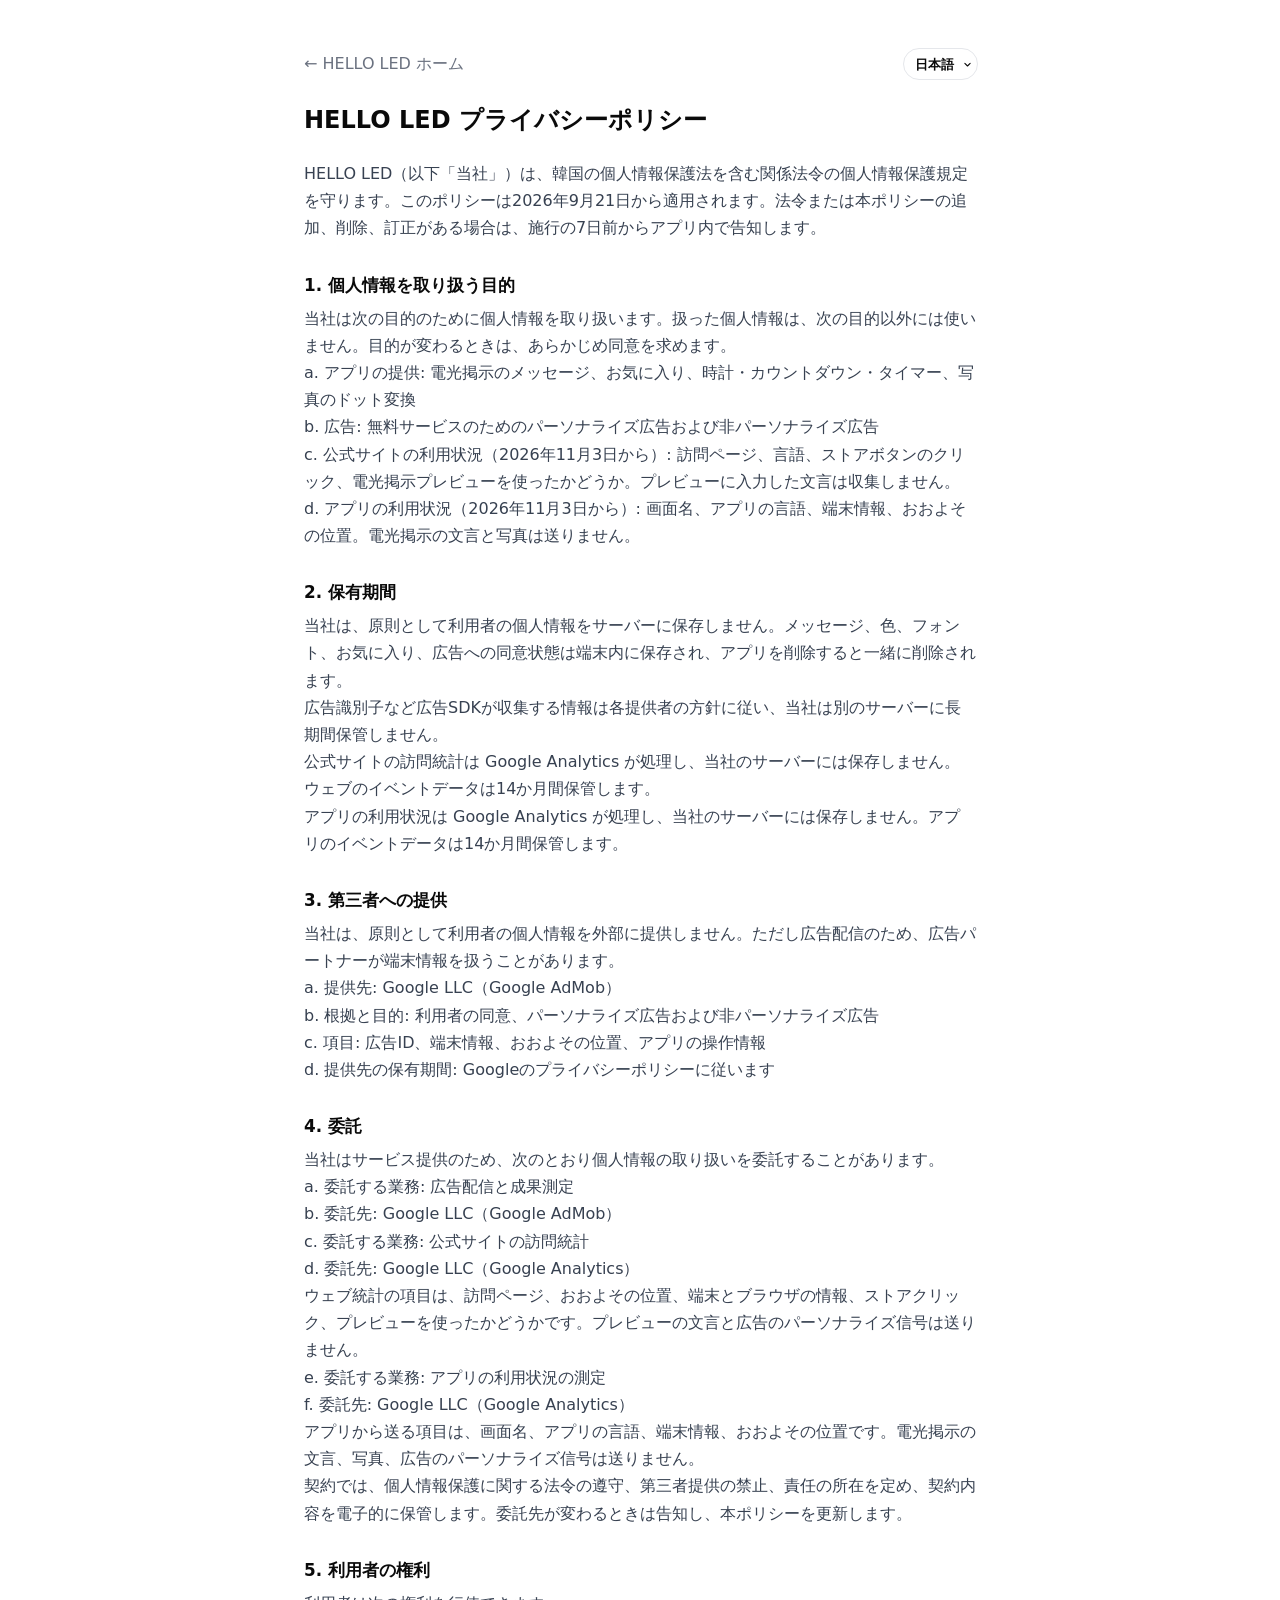
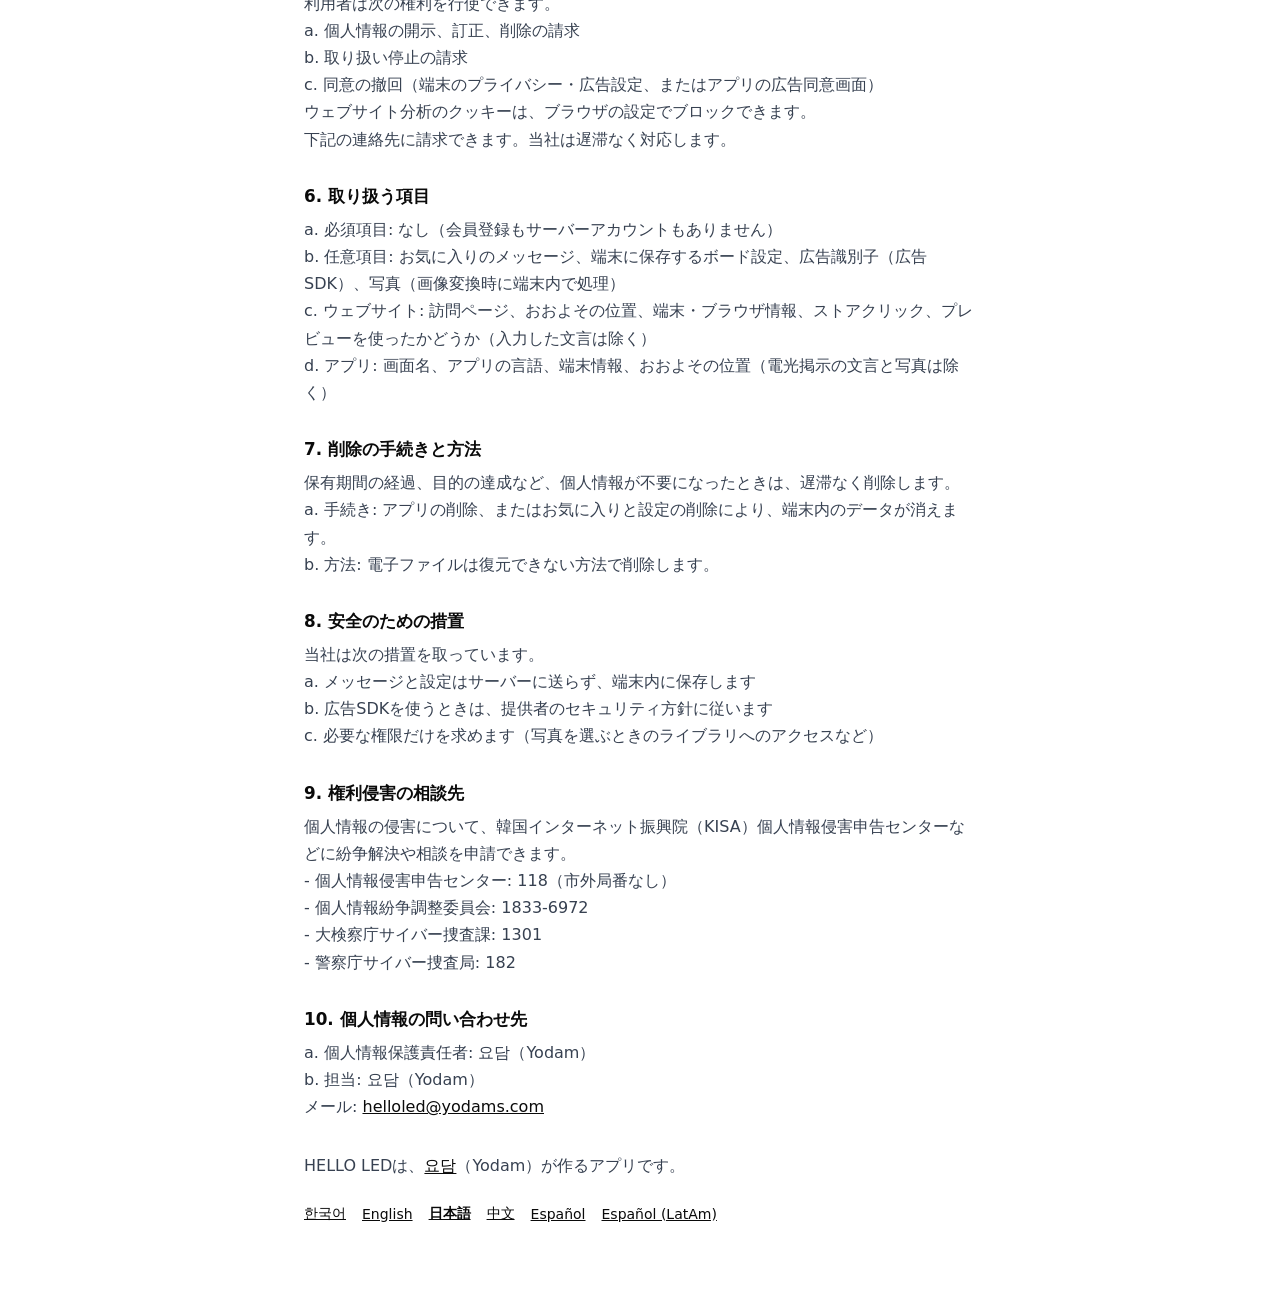
<file: ja/privacy.html>
<!DOCTYPE html>
<html data-page-lang="ja" lang="ja">
<head>
  <meta charset="utf-8">
  <meta name="viewport" content="width=device-width, initial-scale=1">
  <meta name="theme-color" content="#ffffff">
  <meta name="referrer" content="strict-origin-when-cross-origin">
  <title>HELLO LED プライバシーポリシー</title>
  <meta name="description" content="HELLO LEDのプライバシーポリシー。2026年9月21日から適用されます。">
  <link rel="canonical" href="https://helloled.yodams.com/ja/privacy.html">
  <link rel="alternate" hreflang="ko" href="https://helloled.yodams.com/privacy.html">
  <link rel="alternate" hreflang="en" href="https://helloled.yodams.com/en/privacy.html">
  <link rel="alternate" hreflang="ja" href="https://helloled.yodams.com/ja/privacy.html">
  <link rel="alternate" hreflang="zh-Hans" href="https://helloled.yodams.com/zh/privacy.html">
  <link rel="alternate" hreflang="es-ES" href="https://helloled.yodams.com/es/privacy.html">
  <link rel="alternate" hreflang="es" href="https://helloled.yodams.com/es/privacy.html">
  <link rel="alternate" hreflang="es-419" href="https://helloled.yodams.com/es-419/privacy.html">
  <link rel="alternate" hreflang="es-MX" href="https://helloled.yodams.com/es-419/privacy.html">
  <link rel="alternate" hreflang="es-AR" href="https://helloled.yodams.com/es-419/privacy.html">
  <link rel="alternate" hreflang="es-CO" href="https://helloled.yodams.com/es-419/privacy.html">
  <link rel="alternate" hreflang="es-CL" href="https://helloled.yodams.com/es-419/privacy.html">
  <link rel="alternate" hreflang="es-PE" href="https://helloled.yodams.com/es-419/privacy.html">
  <link rel="alternate" hreflang="es-US" href="https://helloled.yodams.com/es-419/privacy.html">
  <link rel="alternate" hreflang="es-VE" href="https://helloled.yodams.com/es-419/privacy.html">
  <link rel="alternate" hreflang="es-EC" href="https://helloled.yodams.com/es-419/privacy.html">
  <link rel="alternate" hreflang="es-GT" href="https://helloled.yodams.com/es-419/privacy.html">
  <link rel="alternate" hreflang="es-BO" href="https://helloled.yodams.com/es-419/privacy.html">
  <link rel="alternate" hreflang="es-DO" href="https://helloled.yodams.com/es-419/privacy.html">
  <link rel="alternate" hreflang="es-HN" href="https://helloled.yodams.com/es-419/privacy.html">
  <link rel="alternate" hreflang="es-PY" href="https://helloled.yodams.com/es-419/privacy.html">
  <link rel="alternate" hreflang="es-SV" href="https://helloled.yodams.com/es-419/privacy.html">
  <link rel="alternate" hreflang="es-NI" href="https://helloled.yodams.com/es-419/privacy.html">
  <link rel="alternate" hreflang="es-CR" href="https://helloled.yodams.com/es-419/privacy.html">
  <link rel="alternate" hreflang="es-PA" href="https://helloled.yodams.com/es-419/privacy.html">
  <link rel="alternate" hreflang="es-UY" href="https://helloled.yodams.com/es-419/privacy.html">
  <link rel="alternate" hreflang="es-PR" href="https://helloled.yodams.com/es-419/privacy.html">
  <link rel="alternate" hreflang="es-CU" href="https://helloled.yodams.com/es-419/privacy.html">
  <link rel="alternate" hreflang="x-default" href="https://helloled.yodams.com/privacy.html">
  <meta name="robots" content="index,follow,max-image-preview:large">
  <meta property="og:type" content="website">
  <meta property="og:locale" content="ja_JP">
  <meta property="og:locale:alternate" content="ko_KR">
  <meta property="og:locale:alternate" content="en_US">
  <meta property="og:locale:alternate" content="zh_CN">
  <meta property="og:locale:alternate" content="es_ES">
  <meta property="og:locale:alternate" content="es_MX">
  <meta property="og:site_name" content="HELLO LED">
  <meta property="og:title" content="HELLO LED プライバシーポリシー">
  <meta property="og:description" content="HELLO LEDのプライバシーポリシー。2026年9月21日から適用されます。">
  <meta property="og:url" content="https://helloled.yodams.com/ja/privacy.html">
  <meta property="og:image" content="https://helloled.yodams.com/og.png">
  <meta property="og:image:type" content="image/png">
  <meta property="og:image:width" content="1200">
  <meta property="og:image:height" content="630">
  <meta property="og:image:alt" content="青い円の中に HELLO LED と書かれたロゴ">
  <meta name="twitter:card" content="summary_large_image">
  <meta name="twitter:title" content="HELLO LED プライバシーポリシー">
  <meta name="twitter:description" content="HELLO LEDのプライバシーポリシー。2026年9月21日から適用されます。">
  <meta name="twitter:image" content="https://helloled.yodams.com/og.png">
  <meta name="twitter:image:alt" content="青い円の中に HELLO LED と書かれたロゴ">
  <link rel="icon" type="image/png" href="/favicon.png" sizes="256x256">
  <link rel="icon" type="image/png" href="/favicon-32.png" sizes="32x32">
  <link rel="apple-touch-icon" href="/apple-touch-icon.png">
  <link rel="alternate" type="text/plain" href="https://helloled.yodams.com/llms.txt" title="HELLO LED LLM Summary">
  <style>
    body { margin: 0; background: #ffffff; color: #0a0a0a; font-family: "Hiragino Sans", "Hiragino Kaku Gothic ProN", "Yu Gothic", Meiryo, "Noto Sans JP", system-ui, sans-serif; }
    main { max-width: 42rem; margin: 0 auto; padding: 3rem 1.25rem 4rem; }
    a { color: #0a0a0a; }
    a:focus-visible, select:focus-visible { outline: 2px solid #374151; outline-offset: 2px; }
    .skip {
      position: absolute;
      width: 1px;
      height: 1px;
      padding: 0;
      margin: -1px;
      overflow: hidden;
      clip: rect(0, 0, 0, 0);
      white-space: nowrap;
      border: 0;
    }
    .skip:focus {
      position: absolute;
      left: 1rem;
      top: 1rem;
      z-index: 60;
      width: auto;
      height: auto;
      margin: 0;
      overflow: visible;
      clip: auto;
      white-space: normal;
      padding: 0.5rem 1rem;
      border-radius: 999px;
      background: #0a0a0a;
      color: #fff;
      text-decoration: none;
    }
    [data-i18n-html="publisherLine"] a { text-decoration: underline; text-underline-offset: 0.15em; }
    h1 { font-size: 1.5rem; font-weight: 700; margin: 0 0 1.5rem; }
    h1:focus { outline: 2px solid #374151; outline-offset: 2px; }
    h2 { font-size: 1.05rem; font-weight: 700; margin: 2rem 0 0.5rem; }
    p { color: #374151; line-height: 1.7; white-space: pre-line; margin: 0; }
    .back { display: inline-block; margin-bottom: 1.5rem; color: #6b7280; text-decoration: none; }
    .back:hover { color: #0a0a0a; }
    .lang-switch { position: relative; display: inline-flex; flex: 0 0 auto; }
    #lang {
      appearance: none;
      -webkit-appearance: none;
      box-sizing: border-box;
      position: absolute;
      inset: 0;
      width: 100%;
      height: 100%;
      color: transparent;
      border-radius: 999px;
      border: 1px solid #e5e7eb;
      background-color: #fff;
      padding: 0 1.35rem 0 0.75rem;
      font: 600 0.8125rem/1 "Hiragino Sans", "Hiragino Kaku Gothic ProN", "Yu Gothic", Meiryo, "Noto Sans JP", system-ui, sans-serif;
      background-image: url("data:image/svg+xml,%3Csvg xmlns='http://www.w3.org/2000/svg' width='12' height='12' viewBox='0 0 12 12'%3E%3Cpath d='M2.5 4.5 6 8l3.5-3.5' fill='none' stroke='%230a0a0a' stroke-width='1.5' stroke-linecap='round' stroke-linejoin='round'/%3E%3C/svg%3E");
      background-repeat: no-repeat;
      background-position: right 0.35rem center;
      background-size: 0.55rem;
    }
    #lang option { color: #0a0a0a; }
    .lang-switch-label {
      position: relative;
      display: flex;
      align-items: center;
      justify-content: center;
      pointer-events: none;
      white-space: nowrap;
      height: 32px;
      padding: 0 1.35rem 0 0.75rem;
      font: 600 0.8125rem/1 "Hiragino Sans", "Hiragino Kaku Gothic ProN", "Yu Gothic", Meiryo, "Noto Sans JP", system-ui, sans-serif;
    }
  </style>
  <script type="application/ld+json">
  {
    "@context": "https://schema.org",
    "@graph": [
      {
        "@type": "Organization",
        "@id": "https://helloled.yodams.com/#organization",
        "name": "HELLO LED",
        "legalName": "요담",
        "alternateName": "Yodam",
        "url": "https://helloled.yodams.com/",
        "email": "helloled@yodams.com",
        "logo": {
          "@type": "ImageObject",
          "url": "https://helloled.yodams.com/favicon.png",
          "width": 256,
          "height": 256
        },
        "description": "HELLO LEDは、요담（Yodam）が開発したスマホ画面をLED電光掲示板に変える無料アプリです。AndroidとiPhoneで使えます。",
        "sameAs": [
          "https://play.google.com/store/apps/details?id=com.yodam.helloled",
          "https://apps.apple.com/app/id6816627023",
          "https://yodams.com/",
          "https://github.com/leeyodam/helloled"
        ],
        "contactPoint": {
          "@type": "ContactPoint",
          "contactType": "customer support",
          "email": "helloled@yodams.com",
          "availableLanguage": [
            "ko",
            "en",
            "ja",
            "zh-Hans",
            "es",
            "es-419"
          ]
        }
      },
      {
        "@type": "WebSite",
        "@id": "https://helloled.yodams.com/#website",
        "url": "https://helloled.yodams.com/",
        "name": "HELLO LED",
        "alternateName": "헬로 LED",
        "description": "HELLO LED 公式サイト。スマホLED電光掲示板アプリをGoogle PlayとApp Storeから無料でインストールできます。",
        "inLanguage": "ja",
        "publisher": {
          "@id": "https://helloled.yodams.com/#organization"
        },
        "potentialAction": [
          {
            "@type": "DownloadAction",
            "name": "HELLO LEDをダウンロード",
            "target": {
              "@type": "EntryPoint",
              "urlTemplate": "https://play.google.com/store/apps/details?id=com.yodam.helloled",
              "actionPlatform": [
                "https://schema.org/AndroidPlatform"
              ]
            }
          },
          {
            "@type": "DownloadAction",
            "name": "HELLO LEDをダウンロード",
            "target": {
              "@type": "EntryPoint",
              "urlTemplate": "https://apps.apple.com/app/id6816627023",
              "actionPlatform": [
                "https://schema.org/IOSPlatform"
              ]
            }
          }
        ]
      },
      {
        "@type": "WebPage",
        "@id": "https://helloled.yodams.com/ja/privacy.html#webpage",
        "url": "https://helloled.yodams.com/ja/privacy.html",
        "name": "HELLO LED プライバシーポリシー",
        "description": "HELLO LEDのプライバシーポリシー。2026年9月21日から適用されます。",
        "inLanguage": "ja",
        "isPartOf": {
          "@id": "https://helloled.yodams.com/#website"
        },
        "about": {
          "@id": "https://helloled.yodams.com/#organization"
        },
        "breadcrumb": {
          "@id": "https://helloled.yodams.com/ja/privacy.html#breadcrumb"
        },
        "datePublished": "2026-09-21",
        "dateModified": "2026-11-03",
        "primaryImageOfPage": {
          "@type": "ImageObject",
          "url": "https://helloled.yodams.com/og.png",
          "width": 1200,
          "height": 630,
          "caption": "青い円の中に HELLO LED と書かれたロゴ"
        }
      },
      {
        "@type": "BreadcrumbList",
        "@id": "https://helloled.yodams.com/ja/privacy.html#breadcrumb",
        "itemListElement": [
          {
            "@type": "ListItem",
            "position": 1,
            "name": "HELLO LED",
            "item": "https://helloled.yodams.com/ja/"
          },
          {
            "@type": "ListItem",
            "position": 2,
            "name": "HELLO LED プライバシーポリシー",
            "item": "https://helloled.yodams.com/ja/privacy.html"
          }
        ]
      }
    ]
  }
  </script>
</head>
<body>
  <a class="skip" href="#privacy-title" data-i18n="skip">本文へスキップ</a>
  <main>
    <div style="display:flex;justify-content:space-between;align-items:center;flex-wrap:wrap;gap:12px;margin-bottom:1.5rem;">
      <a class="back" href="/ja/" data-home-link data-i18n-html="privacyBack" style="margin-bottom:0">← <span lang="en">HELLO LED</span> ホーム</a>
      <label class="sr-only" for="lang" data-i18n="langLabel" style="position:absolute;width:1px;height:1px;overflow:hidden;clip:rect(0,0,0,0)">言語</label>
      <div class="lang-switch">
        <select id="lang" aria-label="言語" data-i18n-aria="langLabel">
          <option value="ko" lang="ko">한국어</option>
          <option value="en" lang="en">English</option>
          <option value="ja" selected lang="ja">日本語</option>
          <option value="zh" lang="zh-Hans">中文</option>
          <option value="es" lang="es">Español</option>
          <option value="es_419" lang="es-419">Español (LatAm)</option>
        </select>
        <span class="lang-switch-label" aria-hidden="true">日本語</span>
      </div>
    </div>
    <h1 id="privacy-title" tabindex="-1" data-i18n-html="privacyHeading"><span lang="en">HELLO LED</span> プライバシーポリシー</h1>
    <p data-i18n-html="privacyIntro"><span lang="en">HELLO LED</span>（以下「当社」）は、韓国の個人情報保護法を含む関係法令の個人情報保護規定を守ります。このポリシーは2026年9月21日から適用されます。法令または本ポリシーの追加、削除、訂正がある場合は、施行の7日前からアプリ内で告知します。</p>
    <h2 data-i18n="privacyPurposeTitle">1. 個人情報を取り扱う目的</h2>
    <p data-i18n="privacyPurposeBody">当社は次の目的のために個人情報を取り扱います。扱った個人情報は、次の目的以外には使いません。目的が変わるときは、あらかじめ同意を求めます。
a. アプリの提供: 電光掲示のメッセージ、お気に入り、時計・カウントダウン・タイマー、写真のドット変換
b. 広告: 無料サービスのためのパーソナライズ広告および非パーソナライズ広告
c. 公式サイトの利用状況（2026年11月3日から）: 訪問ページ、言語、ストアボタンのクリック、電光掲示プレビューを使ったかどうか。プレビューに入力した文言は収集しません。
d. アプリの利用状況（2026年11月3日から）: 画面名、アプリの言語、端末情報、おおよその位置。電光掲示の文言と写真は送りません。</p>
    <h2 data-i18n="privacyRetentionTitle">2. 保有期間</h2>
    <p data-i18n="privacyRetentionBody">当社は、原則として利用者の個人情報をサーバーに保存しません。メッセージ、色、フォント、お気に入り、広告への同意状態は端末内に保存され、アプリを削除すると一緒に削除されます。
広告識別子など広告SDKが収集する情報は各提供者の方針に従い、当社は別のサーバーに長期間保管しません。
公式サイトの訪問統計は Google Analytics が処理し、当社のサーバーには保存しません。ウェブのイベントデータは14か月間保管します。
アプリの利用状況は Google Analytics が処理し、当社のサーバーには保存しません。アプリのイベントデータは14か月間保管します。</p>
    <h2 data-i18n="privacyThirdPartyTitle">3. 第三者への提供</h2>
    <p data-i18n="privacyThirdPartyBody">当社は、原則として利用者の個人情報を外部に提供しません。ただし広告配信のため、広告パートナーが端末情報を扱うことがあります。
a. 提供先: Google LLC（Google AdMob）
b. 根拠と目的: 利用者の同意、パーソナライズ広告および非パーソナライズ広告
c. 項目: 広告ID、端末情報、おおよその位置、アプリの操作情報
d. 提供先の保有期間: Googleのプライバシーポリシーに従います</p>
    <h2 data-i18n="privacyDelegateTitle">4. 委託</h2>
    <p data-i18n="privacyDelegateBody">当社はサービス提供のため、次のとおり個人情報の取り扱いを委託することがあります。
a. 委託する業務: 広告配信と成果測定
b. 委託先: Google LLC（Google AdMob）
c. 委託する業務: 公式サイトの訪問統計
d. 委託先: Google LLC（Google Analytics）
ウェブ統計の項目は、訪問ページ、おおよその位置、端末とブラウザの情報、ストアクリック、プレビューを使ったかどうかです。プレビューの文言と広告のパーソナライズ信号は送りません。
e. 委託する業務: アプリの利用状況の測定
f. 委託先: Google LLC（Google Analytics）
アプリから送る項目は、画面名、アプリの言語、端末情報、おおよその位置です。電光掲示の文言、写真、広告のパーソナライズ信号は送りません。
契約では、個人情報保護に関する法令の遵守、第三者提供の禁止、責任の所在を定め、契約内容を電子的に保管します。委託先が変わるときは告知し、本ポリシーを更新します。</p>
    <h2 data-i18n="privacyRightsTitle">5. 利用者の権利</h2>
    <p data-i18n="privacyRightsBody">利用者は次の権利を行使できます。
a. 個人情報の開示、訂正、削除の請求
b. 取り扱い停止の請求
c. 同意の撤回（端末のプライバシー・広告設定、またはアプリの広告同意画面）
ウェブサイト分析のクッキーは、ブラウザの設定でブロックできます。
下記の連絡先に請求できます。当社は遅滞なく対応します。</p>
    <h2 data-i18n="privacyItemsTitle">6. 取り扱う項目</h2>
    <p data-i18n="privacyItemsBody">a. 必須項目: なし（会員登録もサーバーアカウントもありません）
b. 任意項目: お気に入りのメッセージ、端末に保存するボード設定、広告識別子（広告SDK）、写真（画像変換時に端末内で処理）
c. ウェブサイト: 訪問ページ、おおよその位置、端末・ブラウザ情報、ストアクリック、プレビューを使ったかどうか（入力した文言は除く）
d. アプリ: 画面名、アプリの言語、端末情報、おおよその位置（電光掲示の文言と写真は除く）</p>
    <h2 data-i18n="privacyDeletionTitle">7. 削除の手続きと方法</h2>
    <p data-i18n="privacyDeletionBody">保有期間の経過、目的の達成など、個人情報が不要になったときは、遅滞なく削除します。
a. 手続き: アプリの削除、またはお気に入りと設定の削除により、端末内のデータが消えます。
b. 方法: 電子ファイルは復元できない方法で削除します。</p>
    <h2 data-i18n="privacySecurityTitle">8. 安全のための措置</h2>
    <p data-i18n="privacySecurityBody">当社は次の措置を取っています。
a. メッセージと設定はサーバーに送らず、端末内に保存します
b. 広告SDKを使うときは、提供者のセキュリティ方針に従います
c. 必要な権限だけを求めます（写真を選ぶときのライブラリへのアクセスなど）</p>
    <h2 data-i18n="privacyRemedyTitle">9. 権利侵害の相談先</h2>
    <p data-i18n="privacyRemedyBody">個人情報の侵害について、韓国インターネット振興院（KISA）個人情報侵害申告センターなどに紛争解決や相談を申請できます。
- 個人情報侵害申告センター: 118（市外局番なし）
- 個人情報紛争調整委員会: 1833-6972
- 大検察庁サイバー捜査課: 1301
- 警察庁サイバー捜査局: 182</p>
    <h2 data-i18n="privacyContactTitle">10. 個人情報の問い合わせ先</h2>
    <p data-i18n-html="privacyContactHtml">a. 個人情報保護責任者: <span lang="ko">요담</span>（Yodam）
b. 担当: <span lang="ko">요담</span>（Yodam）
メール: <a href="mailto:helloled@yodams.com">helloled@yodams.com</a></p>
    <p data-i18n-html="publisherLine" style="margin-top:2rem;color:#374151;"><span lang="en">HELLO LED</span>は、<a href="https://yodams.com/" lang="ko">요담</a>（Yodam）が作るアプリです。</p>
    <nav aria-label="言語" data-i18n-aria="langLinksLabel" style="display:flex;flex-wrap:wrap;gap:12px 16px;margin-top:0.75rem;font-size:0.875rem;">
      <a data-lang="ko" href="https://helloled.yodams.com/privacy.html" style="display:inline-flex;align-items:center;min-height:44px;">한국어</a>
      <a data-lang="en" href="https://helloled.yodams.com/en/privacy.html" style="display:inline-flex;align-items:center;min-height:44px;">English</a>
      <a data-lang="ja" href="https://helloled.yodams.com/ja/privacy.html" style="display:inline-flex;align-items:center;min-height:44px;font-weight:700;" aria-current="page">日本語</a>
      <a data-lang="zh" href="https://helloled.yodams.com/zh/privacy.html" style="display:inline-flex;align-items:center;min-height:44px;">中文</a>
      <a data-lang="es" href="https://helloled.yodams.com/es/privacy.html" style="display:inline-flex;align-items:center;min-height:44px;">Español</a>
      <a data-lang="es_419" href="https://helloled.yodams.com/es-419/privacy.html" style="display:inline-flex;align-items:center;min-height:44px;">Español (LatAm)</a>
    </nav>
  </main>
  <script src="/analytics.js" defer></script>
  <script src="/i18n.js" defer></script>
</body>
</html>
</file>
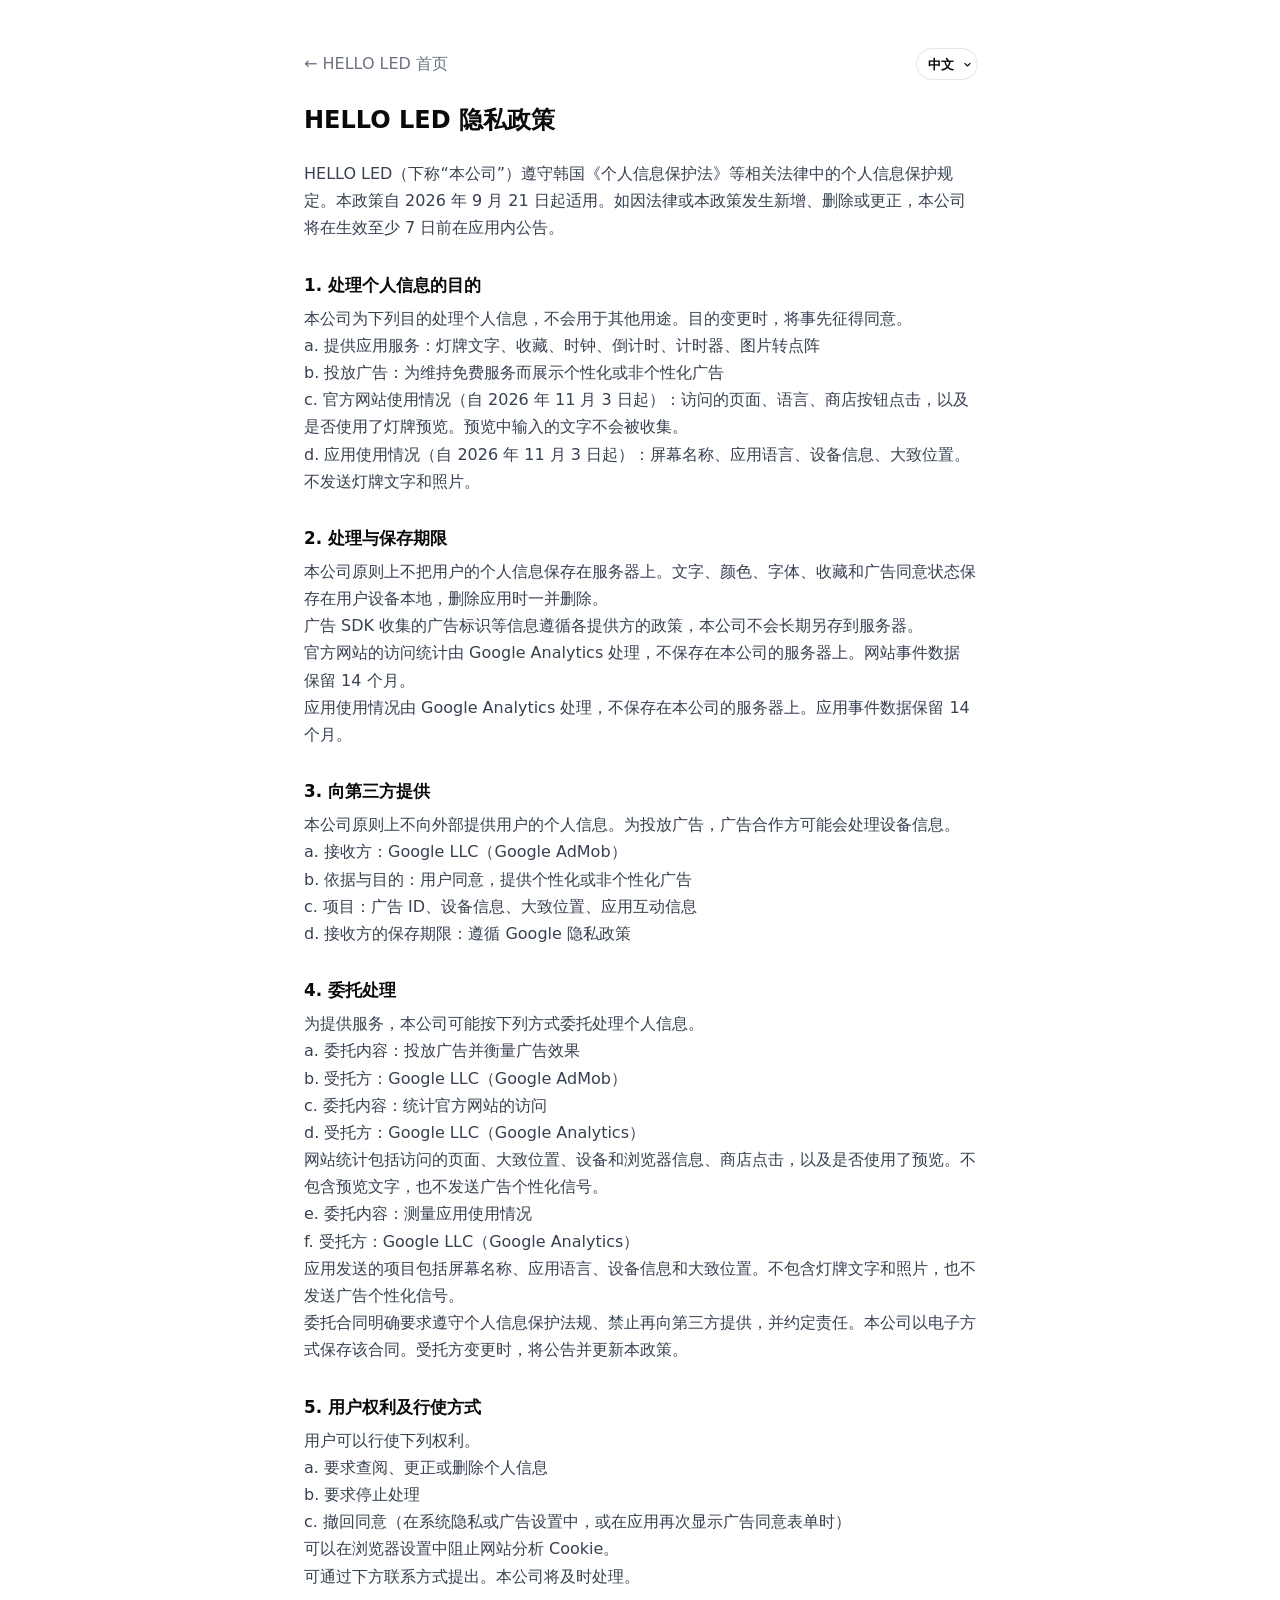
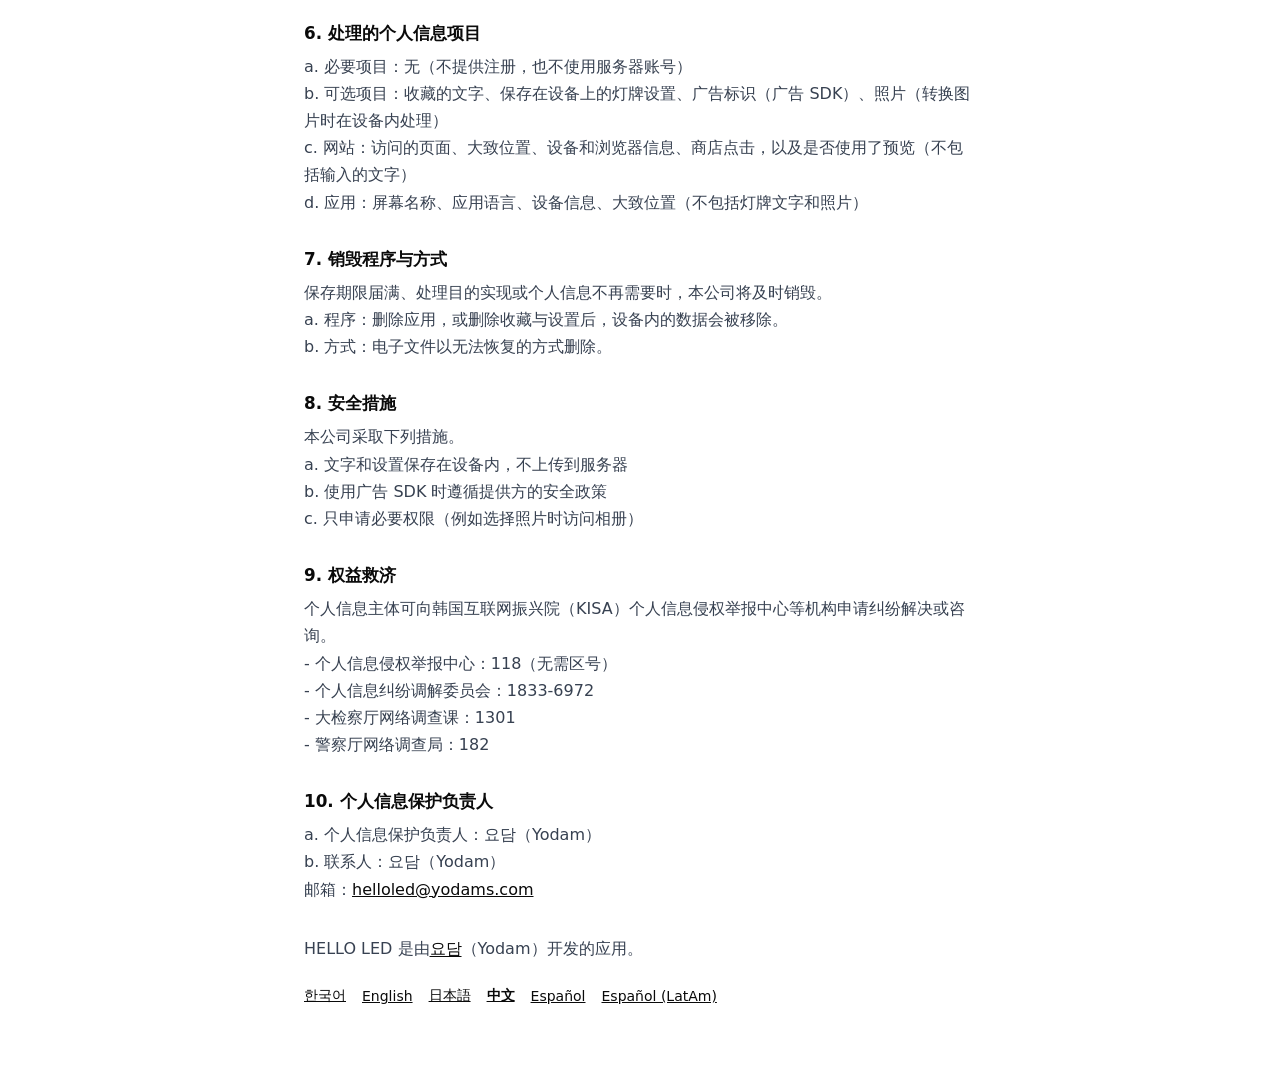
<file: zh/privacy.html>
<!DOCTYPE html>
<html data-page-lang="zh" lang="zh-Hans">
<head>
  <meta charset="utf-8">
  <meta name="viewport" content="width=device-width, initial-scale=1">
  <meta name="theme-color" content="#ffffff">
  <meta name="referrer" content="strict-origin-when-cross-origin">
  <title>HELLO LED 隐私政策</title>
  <meta name="description" content="HELLO LED 隐私政策。自 2026 年 9 月 21 日起适用。">
  <link rel="canonical" href="https://helloled.yodams.com/zh/privacy.html">
  <link rel="alternate" hreflang="ko" href="https://helloled.yodams.com/privacy.html">
  <link rel="alternate" hreflang="en" href="https://helloled.yodams.com/en/privacy.html">
  <link rel="alternate" hreflang="ja" href="https://helloled.yodams.com/ja/privacy.html">
  <link rel="alternate" hreflang="zh-Hans" href="https://helloled.yodams.com/zh/privacy.html">
  <link rel="alternate" hreflang="es-ES" href="https://helloled.yodams.com/es/privacy.html">
  <link rel="alternate" hreflang="es" href="https://helloled.yodams.com/es/privacy.html">
  <link rel="alternate" hreflang="es-419" href="https://helloled.yodams.com/es-419/privacy.html">
  <link rel="alternate" hreflang="es-MX" href="https://helloled.yodams.com/es-419/privacy.html">
  <link rel="alternate" hreflang="es-AR" href="https://helloled.yodams.com/es-419/privacy.html">
  <link rel="alternate" hreflang="es-CO" href="https://helloled.yodams.com/es-419/privacy.html">
  <link rel="alternate" hreflang="es-CL" href="https://helloled.yodams.com/es-419/privacy.html">
  <link rel="alternate" hreflang="es-PE" href="https://helloled.yodams.com/es-419/privacy.html">
  <link rel="alternate" hreflang="es-US" href="https://helloled.yodams.com/es-419/privacy.html">
  <link rel="alternate" hreflang="es-VE" href="https://helloled.yodams.com/es-419/privacy.html">
  <link rel="alternate" hreflang="es-EC" href="https://helloled.yodams.com/es-419/privacy.html">
  <link rel="alternate" hreflang="es-GT" href="https://helloled.yodams.com/es-419/privacy.html">
  <link rel="alternate" hreflang="es-BO" href="https://helloled.yodams.com/es-419/privacy.html">
  <link rel="alternate" hreflang="es-DO" href="https://helloled.yodams.com/es-419/privacy.html">
  <link rel="alternate" hreflang="es-HN" href="https://helloled.yodams.com/es-419/privacy.html">
  <link rel="alternate" hreflang="es-PY" href="https://helloled.yodams.com/es-419/privacy.html">
  <link rel="alternate" hreflang="es-SV" href="https://helloled.yodams.com/es-419/privacy.html">
  <link rel="alternate" hreflang="es-NI" href="https://helloled.yodams.com/es-419/privacy.html">
  <link rel="alternate" hreflang="es-CR" href="https://helloled.yodams.com/es-419/privacy.html">
  <link rel="alternate" hreflang="es-PA" href="https://helloled.yodams.com/es-419/privacy.html">
  <link rel="alternate" hreflang="es-UY" href="https://helloled.yodams.com/es-419/privacy.html">
  <link rel="alternate" hreflang="es-PR" href="https://helloled.yodams.com/es-419/privacy.html">
  <link rel="alternate" hreflang="es-CU" href="https://helloled.yodams.com/es-419/privacy.html">
  <link rel="alternate" hreflang="x-default" href="https://helloled.yodams.com/privacy.html">
  <meta name="robots" content="index,follow,max-image-preview:large">
  <meta property="og:type" content="website">
  <meta property="og:locale" content="zh_CN">
  <meta property="og:locale:alternate" content="ko_KR">
  <meta property="og:locale:alternate" content="en_US">
  <meta property="og:locale:alternate" content="ja_JP">
  <meta property="og:locale:alternate" content="es_ES">
  <meta property="og:locale:alternate" content="es_MX">
  <meta property="og:site_name" content="HELLO LED">
  <meta property="og:title" content="HELLO LED 隐私政策">
  <meta property="og:description" content="HELLO LED 隐私政策。自 2026 年 9 月 21 日起适用。">
  <meta property="og:url" content="https://helloled.yodams.com/zh/privacy.html">
  <meta property="og:image" content="https://helloled.yodams.com/og.png">
  <meta property="og:image:type" content="image/png">
  <meta property="og:image:width" content="1200">
  <meta property="og:image:height" content="630">
  <meta property="og:image:alt" content="蓝色圆圈中写着 HELLO LED 的标志">
  <meta name="twitter:card" content="summary_large_image">
  <meta name="twitter:title" content="HELLO LED 隐私政策">
  <meta name="twitter:description" content="HELLO LED 隐私政策。自 2026 年 9 月 21 日起适用。">
  <meta name="twitter:image" content="https://helloled.yodams.com/og.png">
  <meta name="twitter:image:alt" content="蓝色圆圈中写着 HELLO LED 的标志">
  <link rel="icon" type="image/png" href="/favicon.png" sizes="256x256">
  <link rel="icon" type="image/png" href="/favicon-32.png" sizes="32x32">
  <link rel="apple-touch-icon" href="/apple-touch-icon.png">
  <link rel="alternate" type="text/plain" href="https://helloled.yodams.com/llms.txt" title="HELLO LED LLM Summary">
  <style>
    body { margin: 0; background: #ffffff; color: #0a0a0a; font-family: "PingFang SC", "Hiragino Sans GB", "Microsoft YaHei", "Noto Sans SC", system-ui, sans-serif; }
    main { max-width: 42rem; margin: 0 auto; padding: 3rem 1.25rem 4rem; }
    a { color: #0a0a0a; }
    a:focus-visible, select:focus-visible { outline: 2px solid #374151; outline-offset: 2px; }
    .skip {
      position: absolute;
      width: 1px;
      height: 1px;
      padding: 0;
      margin: -1px;
      overflow: hidden;
      clip: rect(0, 0, 0, 0);
      white-space: nowrap;
      border: 0;
    }
    .skip:focus {
      position: absolute;
      left: 1rem;
      top: 1rem;
      z-index: 60;
      width: auto;
      height: auto;
      margin: 0;
      overflow: visible;
      clip: auto;
      white-space: normal;
      padding: 0.5rem 1rem;
      border-radius: 999px;
      background: #0a0a0a;
      color: #fff;
      text-decoration: none;
    }
    [data-i18n-html="publisherLine"] a { text-decoration: underline; text-underline-offset: 0.15em; }
    h1 { font-size: 1.5rem; font-weight: 700; margin: 0 0 1.5rem; }
    h1:focus { outline: 2px solid #374151; outline-offset: 2px; }
    h2 { font-size: 1.05rem; font-weight: 700; margin: 2rem 0 0.5rem; }
    p { color: #374151; line-height: 1.7; white-space: pre-line; margin: 0; }
    .back { display: inline-block; margin-bottom: 1.5rem; color: #6b7280; text-decoration: none; }
    .back:hover { color: #0a0a0a; }
    .lang-switch { position: relative; display: inline-flex; flex: 0 0 auto; }
    #lang {
      appearance: none;
      -webkit-appearance: none;
      box-sizing: border-box;
      position: absolute;
      inset: 0;
      width: 100%;
      height: 100%;
      color: transparent;
      border-radius: 999px;
      border: 1px solid #e5e7eb;
      background-color: #fff;
      padding: 0 1.35rem 0 0.75rem;
      font: 600 0.8125rem/1 "PingFang SC", "Hiragino Sans GB", "Microsoft YaHei", "Noto Sans SC", system-ui, sans-serif;
      background-image: url("data:image/svg+xml,%3Csvg xmlns='http://www.w3.org/2000/svg' width='12' height='12' viewBox='0 0 12 12'%3E%3Cpath d='M2.5 4.5 6 8l3.5-3.5' fill='none' stroke='%230a0a0a' stroke-width='1.5' stroke-linecap='round' stroke-linejoin='round'/%3E%3C/svg%3E");
      background-repeat: no-repeat;
      background-position: right 0.35rem center;
      background-size: 0.55rem;
    }
    #lang option { color: #0a0a0a; }
    .lang-switch-label {
      position: relative;
      display: flex;
      align-items: center;
      justify-content: center;
      pointer-events: none;
      white-space: nowrap;
      height: 32px;
      padding: 0 1.35rem 0 0.75rem;
      font: 600 0.8125rem/1 "PingFang SC", "Hiragino Sans GB", "Microsoft YaHei", "Noto Sans SC", system-ui, sans-serif;
    }
  </style>
  <script type="application/ld+json">
  {
    "@context": "https://schema.org",
    "@graph": [
      {
        "@type": "Organization",
        "@id": "https://helloled.yodams.com/#organization",
        "name": "HELLO LED",
        "legalName": "요담",
        "alternateName": "Yodam",
        "url": "https://helloled.yodams.com/",
        "email": "helloled@yodams.com",
        "logo": {
          "@type": "ImageObject",
          "url": "https://helloled.yodams.com/favicon.png",
          "width": 256,
          "height": 256
        },
        "description": "HELLO LED 是由 요담（Yodam）开发的免费手机 LED 灯牌应用，支持 Android 和 iPhone。",
        "sameAs": [
          "https://play.google.com/store/apps/details?id=com.yodam.helloled",
          "https://apps.apple.com/app/id6816627023",
          "https://yodams.com/",
          "https://github.com/leeyodam/helloled"
        ],
        "contactPoint": {
          "@type": "ContactPoint",
          "contactType": "customer support",
          "email": "helloled@yodams.com",
          "availableLanguage": [
            "ko",
            "en",
            "ja",
            "zh-Hans",
            "es",
            "es-419"
          ]
        }
      },
      {
        "@type": "WebSite",
        "@id": "https://helloled.yodams.com/#website",
        "url": "https://helloled.yodams.com/",
        "name": "HELLO LED",
        "alternateName": "헬로 LED",
        "description": "HELLO LED 官方网站。在 Google Play 和 App Store 免费安装手机 LED 灯牌应用。",
        "inLanguage": "zh-Hans",
        "publisher": {
          "@id": "https://helloled.yodams.com/#organization"
        },
        "potentialAction": [
          {
            "@type": "DownloadAction",
            "name": "下载 HELLO LED",
            "target": {
              "@type": "EntryPoint",
              "urlTemplate": "https://play.google.com/store/apps/details?id=com.yodam.helloled",
              "actionPlatform": [
                "https://schema.org/AndroidPlatform"
              ]
            }
          },
          {
            "@type": "DownloadAction",
            "name": "下载 HELLO LED",
            "target": {
              "@type": "EntryPoint",
              "urlTemplate": "https://apps.apple.com/app/id6816627023",
              "actionPlatform": [
                "https://schema.org/IOSPlatform"
              ]
            }
          }
        ]
      },
      {
        "@type": "WebPage",
        "@id": "https://helloled.yodams.com/zh/privacy.html#webpage",
        "url": "https://helloled.yodams.com/zh/privacy.html",
        "name": "HELLO LED 隐私政策",
        "description": "HELLO LED 隐私政策。自 2026 年 9 月 21 日起适用。",
        "inLanguage": "zh-Hans",
        "isPartOf": {
          "@id": "https://helloled.yodams.com/#website"
        },
        "about": {
          "@id": "https://helloled.yodams.com/#organization"
        },
        "breadcrumb": {
          "@id": "https://helloled.yodams.com/zh/privacy.html#breadcrumb"
        },
        "datePublished": "2026-09-21",
        "dateModified": "2026-11-03",
        "primaryImageOfPage": {
          "@type": "ImageObject",
          "url": "https://helloled.yodams.com/og.png",
          "width": 1200,
          "height": 630,
          "caption": "蓝色圆圈中写着 HELLO LED 的标志"
        }
      },
      {
        "@type": "BreadcrumbList",
        "@id": "https://helloled.yodams.com/zh/privacy.html#breadcrumb",
        "itemListElement": [
          {
            "@type": "ListItem",
            "position": 1,
            "name": "HELLO LED",
            "item": "https://helloled.yodams.com/zh/"
          },
          {
            "@type": "ListItem",
            "position": 2,
            "name": "HELLO LED 隐私政策",
            "item": "https://helloled.yodams.com/zh/privacy.html"
          }
        ]
      }
    ]
  }
  </script>
</head>
<body>
  <a class="skip" href="#privacy-title" data-i18n="skip">跳到正文</a>
  <main>
    <div style="display:flex;justify-content:space-between;align-items:center;flex-wrap:wrap;gap:12px;margin-bottom:1.5rem;">
      <a class="back" href="/zh/" data-home-link data-i18n-html="privacyBack" style="margin-bottom:0">← <span lang="en">HELLO LED</span> 首页</a>
      <label class="sr-only" for="lang" data-i18n="langLabel" style="position:absolute;width:1px;height:1px;overflow:hidden;clip:rect(0,0,0,0)">语言</label>
      <div class="lang-switch">
        <select id="lang" aria-label="语言" data-i18n-aria="langLabel">
          <option value="ko" lang="ko">한국어</option>
          <option value="en" lang="en">English</option>
          <option value="ja" lang="ja">日本語</option>
          <option value="zh" selected lang="zh-Hans">中文</option>
          <option value="es" lang="es">Español</option>
          <option value="es_419" lang="es-419">Español (LatAm)</option>
        </select>
        <span class="lang-switch-label" aria-hidden="true">中文</span>
      </div>
    </div>
    <h1 id="privacy-title" tabindex="-1" data-i18n-html="privacyHeading"><span lang="en">HELLO LED</span> 隐私政策</h1>
    <p data-i18n-html="privacyIntro"><span lang="en">HELLO LED</span>（下称“本公司”）遵守韩国《个人信息保护法》等相关法律中的个人信息保护规定。本政策自 2026 年 9 月 21 日起适用。如因法律或本政策发生新增、删除或更正，本公司将在生效至少 7 日前在应用内公告。</p>
    <h2 data-i18n="privacyPurposeTitle">1. 处理个人信息的目的</h2>
    <p data-i18n="privacyPurposeBody">本公司为下列目的处理个人信息，不会用于其他用途。目的变更时，将事先征得同意。
a. 提供应用服务：灯牌文字、收藏、时钟、倒计时、计时器、图片转点阵
b. 投放广告：为维持免费服务而展示个性化或非个性化广告
c. 官方网站使用情况（自 2026 年 11 月 3 日起）：访问的页面、语言、商店按钮点击，以及是否使用了灯牌预览。预览中输入的文字不会被收集。
d. 应用使用情况（自 2026 年 11 月 3 日起）：屏幕名称、应用语言、设备信息、大致位置。不发送灯牌文字和照片。</p>
    <h2 data-i18n="privacyRetentionTitle">2. 处理与保存期限</h2>
    <p data-i18n="privacyRetentionBody">本公司原则上不把用户的个人信息保存在服务器上。文字、颜色、字体、收藏和广告同意状态保存在用户设备本地，删除应用时一并删除。
广告 SDK 收集的广告标识等信息遵循各提供方的政策，本公司不会长期另存到服务器。
官方网站的访问统计由 Google Analytics 处理，不保存在本公司的服务器上。网站事件数据保留 14 个月。
应用使用情况由 Google Analytics 处理，不保存在本公司的服务器上。应用事件数据保留 14 个月。</p>
    <h2 data-i18n="privacyThirdPartyTitle">3. 向第三方提供</h2>
    <p data-i18n="privacyThirdPartyBody">本公司原则上不向外部提供用户的个人信息。为投放广告，广告合作方可能会处理设备信息。
a. 接收方：Google LLC（Google AdMob）
b. 依据与目的：用户同意，提供个性化或非个性化广告
c. 项目：广告 ID、设备信息、大致位置、应用互动信息
d. 接收方的保存期限：遵循 Google 隐私政策</p>
    <h2 data-i18n="privacyDelegateTitle">4. 委托处理</h2>
    <p data-i18n="privacyDelegateBody">为提供服务，本公司可能按下列方式委托处理个人信息。
a. 委托内容：投放广告并衡量广告效果
b. 受托方：Google LLC（Google AdMob）
c. 委托内容：统计官方网站的访问
d. 受托方：Google LLC（Google Analytics）
网站统计包括访问的页面、大致位置、设备和浏览器信息、商店点击，以及是否使用了预览。不包含预览文字，也不发送广告个性化信号。
e. 委托内容：测量应用使用情况
f. 受托方：Google LLC（Google Analytics）
应用发送的项目包括屏幕名称、应用语言、设备信息和大致位置。不包含灯牌文字和照片，也不发送广告个性化信号。
委托合同明确要求遵守个人信息保护法规、禁止再向第三方提供，并约定责任。本公司以电子方式保存该合同。受托方变更时，将公告并更新本政策。</p>
    <h2 data-i18n="privacyRightsTitle">5. 用户权利及行使方式</h2>
    <p data-i18n="privacyRightsBody">用户可以行使下列权利。
a. 要求查阅、更正或删除个人信息
b. 要求停止处理
c. 撤回同意（在系统隐私或广告设置中，或在应用再次显示广告同意表单时）
可以在浏览器设置中阻止网站分析 Cookie。
可通过下方联系方式提出。本公司将及时处理。</p>
    <h2 data-i18n="privacyItemsTitle">6. 处理的个人信息项目</h2>
    <p data-i18n="privacyItemsBody">a. 必要项目：无（不提供注册，也不使用服务器账号）
b. 可选项目：收藏的文字、保存在设备上的灯牌设置、广告标识（广告 SDK）、照片（转换图片时在设备内处理）
c. 网站：访问的页面、大致位置、设备和浏览器信息、商店点击，以及是否使用了预览（不包括输入的文字）
d. 应用：屏幕名称、应用语言、设备信息、大致位置（不包括灯牌文字和照片）</p>
    <h2 data-i18n="privacyDeletionTitle">7. 销毁程序与方式</h2>
    <p data-i18n="privacyDeletionBody">保存期限届满、处理目的实现或个人信息不再需要时，本公司将及时销毁。
a. 程序：删除应用，或删除收藏与设置后，设备内的数据会被移除。
b. 方式：电子文件以无法恢复的方式删除。</p>
    <h2 data-i18n="privacySecurityTitle">8. 安全措施</h2>
    <p data-i18n="privacySecurityBody">本公司采取下列措施。
a. 文字和设置保存在设备内，不上传到服务器
b. 使用广告 SDK 时遵循提供方的安全政策
c. 只申请必要权限（例如选择照片时访问相册）</p>
    <h2 data-i18n="privacyRemedyTitle">9. 权益救济</h2>
    <p data-i18n="privacyRemedyBody">个人信息主体可向韩国互联网振兴院（KISA）个人信息侵权举报中心等机构申请纠纷解决或咨询。
- 个人信息侵权举报中心：118（无需区号）
- 个人信息纠纷调解委员会：1833-6972
- 大检察厅网络调查课：1301
- 警察厅网络调查局：182</p>
    <h2 data-i18n="privacyContactTitle">10. 个人信息保护负责人</h2>
    <p data-i18n-html="privacyContactHtml">a. 个人信息保护负责人：<span lang="ko">요담</span>（Yodam）
b. 联系人：<span lang="ko">요담</span>（Yodam）
邮箱：<a href="mailto:helloled@yodams.com">helloled@yodams.com</a></p>
    <p data-i18n-html="publisherLine" style="margin-top:2rem;color:#374151;"><span lang="en">HELLO LED</span> 是由<a href="https://yodams.com/" lang="ko">요담</a>（Yodam）开发的应用。</p>
    <nav aria-label="语言" data-i18n-aria="langLinksLabel" style="display:flex;flex-wrap:wrap;gap:12px 16px;margin-top:0.75rem;font-size:0.875rem;">
      <a data-lang="ko" href="https://helloled.yodams.com/privacy.html" style="display:inline-flex;align-items:center;min-height:44px;">한국어</a>
      <a data-lang="en" href="https://helloled.yodams.com/en/privacy.html" style="display:inline-flex;align-items:center;min-height:44px;">English</a>
      <a data-lang="ja" href="https://helloled.yodams.com/ja/privacy.html" style="display:inline-flex;align-items:center;min-height:44px;">日本語</a>
      <a data-lang="zh" href="https://helloled.yodams.com/zh/privacy.html" style="display:inline-flex;align-items:center;min-height:44px;font-weight:700;" aria-current="page">中文</a>
      <a data-lang="es" href="https://helloled.yodams.com/es/privacy.html" style="display:inline-flex;align-items:center;min-height:44px;">Español</a>
      <a data-lang="es_419" href="https://helloled.yodams.com/es-419/privacy.html" style="display:inline-flex;align-items:center;min-height:44px;">Español (LatAm)</a>
    </nav>
  </main>
  <script src="/analytics.js" defer></script>
  <script src="/i18n.js" defer></script>
</body>
</html>
</file>
<file: styles.css>
*,:after,:before{--tw-border-spacing-x:0;--tw-border-spacing-y:0;--tw-translate-x:0;--tw-translate-y:0;--tw-rotate:0;--tw-skew-x:0;--tw-skew-y:0;--tw-scale-x:1;--tw-scale-y:1;--tw-pan-x: ;--tw-pan-y: ;--tw-pinch-zoom: ;--tw-scroll-snap-strictness:proximity;--tw-gradient-from-position: ;--tw-gradient-via-position: ;--tw-gradient-to-position: ;--tw-ordinal: ;--tw-slashed-zero: ;--tw-numeric-figure: ;--tw-numeric-spacing: ;--tw-numeric-fraction: ;--tw-ring-inset: ;--tw-ring-offset-width:0px;--tw-ring-offset-color:#fff;--tw-ring-color:rgba(59,130,246,.5);--tw-ring-offset-shadow:0 0 #0000;--tw-ring-shadow:0 0 #0000;--tw-shadow:0 0 #0000;--tw-shadow-colored:0 0 #0000;--tw-blur: ;--tw-brightness: ;--tw-contrast: ;--tw-grayscale: ;--tw-hue-rotate: ;--tw-invert: ;--tw-saturate: ;--tw-sepia: ;--tw-drop-shadow: ;--tw-backdrop-blur: ;--tw-backdrop-brightness: ;--tw-backdrop-contrast: ;--tw-backdrop-grayscale: ;--tw-backdrop-hue-rotate: ;--tw-backdrop-invert: ;--tw-backdrop-opacity: ;--tw-backdrop-saturate: ;--tw-backdrop-sepia: ;--tw-contain-size: ;--tw-contain-layout: ;--tw-contain-paint: ;--tw-contain-style: }::backdrop{--tw-border-spacing-x:0;--tw-border-spacing-y:0;--tw-translate-x:0;--tw-translate-y:0;--tw-rotate:0;--tw-skew-x:0;--tw-skew-y:0;--tw-scale-x:1;--tw-scale-y:1;--tw-pan-x: ;--tw-pan-y: ;--tw-pinch-zoom: ;--tw-scroll-snap-strictness:proximity;--tw-gradient-from-position: ;--tw-gradient-via-position: ;--tw-gradient-to-position: ;--tw-ordinal: ;--tw-slashed-zero: ;--tw-numeric-figure: ;--tw-numeric-spacing: ;--tw-numeric-fraction: ;--tw-ring-inset: ;--tw-ring-offset-width:0px;--tw-ring-offset-color:#fff;--tw-ring-color:rgba(59,130,246,.5);--tw-ring-offset-shadow:0 0 #0000;--tw-ring-shadow:0 0 #0000;--tw-shadow:0 0 #0000;--tw-shadow-colored:0 0 #0000;--tw-blur: ;--tw-brightness: ;--tw-contrast: ;--tw-grayscale: ;--tw-hue-rotate: ;--tw-invert: ;--tw-saturate: ;--tw-sepia: ;--tw-drop-shadow: ;--tw-backdrop-blur: ;--tw-backdrop-brightness: ;--tw-backdrop-contrast: ;--tw-backdrop-grayscale: ;--tw-backdrop-hue-rotate: ;--tw-backdrop-invert: ;--tw-backdrop-opacity: ;--tw-backdrop-saturate: ;--tw-backdrop-sepia: ;--tw-contain-size: ;--tw-contain-layout: ;--tw-contain-paint: ;--tw-contain-style: }/*! tailwindcss v3.4.17 | MIT License | https://tailwindcss.com*/*,:after,:before{box-sizing:border-box;border:0 solid #e5e7eb}:after,:before{--tw-content:""}:host,html{line-height:1.5;-webkit-text-size-adjust:100%;-moz-tab-size:4;-o-tab-size:4;tab-size:4;font-family:Apple SD Gothic Neo,Malgun Gothic,Noto Sans KR,system-ui,sans-serif;font-feature-settings:normal;font-variation-settings:normal;-webkit-tap-highlight-color:transparent}body{margin:0;line-height:inherit}hr{height:0;color:inherit;border-top-width:1px}abbr:where([title]){-webkit-text-decoration:underline dotted;text-decoration:underline dotted}h1,h2,h3,h4,h5,h6{font-size:inherit;font-weight:inherit}a{color:inherit;text-decoration:inherit}b,strong{font-weight:bolder}code,kbd,pre,samp{font-family:ui-monospace,SFMono-Regular,Menlo,Monaco,Consolas,Liberation Mono,Courier New,monospace;font-feature-settings:normal;font-variation-settings:normal;font-size:1em}small{font-size:80%}sub,sup{font-size:75%;line-height:0;position:relative;vertical-align:baseline}sub{bottom:-.25em}sup{top:-.5em}table{text-indent:0;border-color:inherit;border-collapse:collapse}button,input,optgroup,select,textarea{font-family:inherit;font-feature-settings:inherit;font-variation-settings:inherit;font-size:100%;font-weight:inherit;line-height:inherit;letter-spacing:inherit;color:inherit;margin:0;padding:0}button,select{text-transform:none}button,input:where([type=button]),input:where([type=reset]),input:where([type=submit]){-webkit-appearance:button;background-color:transparent;background-image:none}:-moz-focusring{outline:auto}:-moz-ui-invalid{box-shadow:none}progress{vertical-align:baseline}::-webkit-inner-spin-button,::-webkit-outer-spin-button{height:auto}[type=search]{-webkit-appearance:textfield;outline-offset:-2px}::-webkit-search-decoration{-webkit-appearance:none}::-webkit-file-upload-button{-webkit-appearance:button;font:inherit}summary{display:list-item}blockquote,dd,dl,figure,h1,h2,h3,h4,h5,h6,hr,p,pre{margin:0}fieldset{margin:0}fieldset,legend{padding:0}menu,ol,ul{list-style:none;margin:0;padding:0}dialog{padding:0}textarea{resize:vertical}input::-moz-placeholder,textarea::-moz-placeholder{opacity:1;color:#9ca3af}input::placeholder,textarea::placeholder{opacity:1;color:#9ca3af}[role=button],button{cursor:pointer}:disabled{cursor:default}audio,canvas,embed,iframe,img,object,svg,video{display:block;vertical-align:middle}img,video{max-width:100%;height:auto}[hidden]:where(:not([hidden=until-found])){display:none}.sr-only{position:absolute;width:1px;height:1px;padding:0;margin:-1px;overflow:hidden;clip:rect(0,0,0,0);white-space:nowrap;border-width:0}.visible{visibility:visible}.absolute{position:absolute}.relative{position:relative}.sticky{position:sticky}.inset-0{inset:0}.left-2{left:.5rem}.top-0{top:0}.top-1\/2{top:50%}.z-10{z-index:10}.z-50{z-index:50}.mx-auto{margin-left:auto;margin-right:auto}.mb-2{margin-bottom:.5rem}.mb-4{margin-bottom:1rem}.mt-10{margin-top:2.5rem}.mt-14{margin-top:3.5rem}.mt-2{margin-top:.5rem}.mt-3{margin-top:.75rem}.mt-4{margin-top:1rem}.mt-5{margin-top:1.25rem}.mt-6{margin-top:1.5rem}.mt-8{margin-top:2rem}.block{display:block}.flex{display:flex}.inline-flex{display:inline-flex}.grid{display:grid}.hidden{display:none}.h-10{height:2.5rem}.h-14{height:3.5rem}.h-16{height:4rem}.h-2{height:.5rem}.h-8{height:2rem}.min-h-11{min-height:2.75rem}.min-h-14{min-height:3.5rem}.w-1\.5{width:.375rem}.w-10{width:2.5rem}.w-2{width:.5rem}.w-8{width:2rem}.w-auto{width:auto}.w-full{width:100%}.max-w-2xl{max-width:42rem}.max-w-3xl{max-width:48rem}.max-w-6xl{max-width:72rem}.max-w-\[720px\]{max-width:720px}.max-w-xl{max-width:36rem}.shrink-0{flex-shrink:0}.-translate-y-1\/2{--tw-translate-y:-50%}.-translate-y-1\/2,.transform{transform:translate(var(--tw-translate-x),var(--tw-translate-y)) rotate(var(--tw-rotate)) skewX(var(--tw-skew-x)) skewY(var(--tw-skew-y)) scaleX(var(--tw-scale-x)) scaleY(var(--tw-scale-y))}.cursor-pointer{cursor:pointer}.flex-col{flex-direction:column}.flex-wrap{flex-wrap:wrap}.items-center{align-items:center}.justify-center{justify-content:center}.justify-between{justify-content:space-between}.gap-0\.5{gap:.125rem}.gap-1{gap:.25rem}.gap-16{gap:4rem}.gap-2{gap:.5rem}.gap-2\.5{gap:.625rem}.gap-3{gap:.75rem}.gap-4{gap:1rem}.gap-x-4{-moz-column-gap:1rem;column-gap:1rem}.divide-y>:not([hidden])~:not([hidden]){--tw-divide-y-reverse:0;border-top-width:calc(1px*(1 - var(--tw-divide-y-reverse)));border-bottom-width:calc(1px*var(--tw-divide-y-reverse))}.divide-line>:not([hidden])~:not([hidden]){--tw-divide-opacity:1;border-color:rgb(229 231 235/var(--tw-divide-opacity,1))}.overflow-hidden{overflow:hidden}.whitespace-nowrap{white-space:nowrap}.rounded-2xl{border-radius:1rem}.rounded-3xl{border-radius:1.5rem}.rounded-\[1\.35rem\]{border-radius:1.35rem}.rounded-\[1\.75rem\]{border-radius:1.75rem}.rounded-\[1\.85rem\]{border-radius:1.85rem}.rounded-full{border-radius:9999px}.border{border-width:1px}.border-y{border-top-width:1px}.border-b,.border-y{border-bottom-width:1px}.border-t{border-top-width:1px}.border-line{--tw-border-opacity:1;border-color:rgb(229 231 235/var(--tw-border-opacity,1))}.border-line\/80{border-color:rgba(229,231,235,.8)}.bg-\[\#050505\]{--tw-bg-opacity:1;background-color:rgb(5 5 5/var(--tw-bg-opacity,1))}.bg-\[\#3BA3FF\]{--tw-bg-opacity:1;background-color:rgb(59 163 255/var(--tw-bg-opacity,1))}.bg-\[\#F5C518\]{--tw-bg-opacity:1;background-color:rgb(245 197 24/var(--tw-bg-opacity,1))}.bg-\[\#FF5CA8\]{--tw-bg-opacity:1;background-color:rgb(255 92 168/var(--tw-bg-opacity,1))}.bg-black{--tw-bg-opacity:1;background-color:rgb(0 0 0/var(--tw-bg-opacity,1))}.bg-neonBlue{--tw-bg-opacity:1;background-color:rgb(59 163 255/var(--tw-bg-opacity,1))}.bg-neonGreen{--tw-bg-opacity:1;background-color:rgb(46 229 157/var(--tw-bg-opacity,1))}.bg-neonPink{--tw-bg-opacity:1;background-color:rgb(255 92 168/var(--tw-bg-opacity,1))}.bg-neonRed{--tw-bg-opacity:1;background-color:rgb(255 59 74/var(--tw-bg-opacity,1))}.bg-neonYellow{--tw-bg-opacity:1;background-color:rgb(245 197 24/var(--tw-bg-opacity,1))}.bg-neutral-950{--tw-bg-opacity:1;background-color:rgb(10 10 10/var(--tw-bg-opacity,1))}.bg-soft{--tw-bg-opacity:1;background-color:rgb(244 244 245/var(--tw-bg-opacity,1))}.bg-white{--tw-bg-opacity:1;background-color:rgb(255 255 255/var(--tw-bg-opacity,1))}.bg-white\/80{background-color:hsla(0,0%,100%,.8)}.p-2\.5{padding:.625rem}.p-6{padding:1.5rem}.px-1{padding-left:.25rem;padding-right:.25rem}.px-3{padding-left:.75rem;padding-right:.75rem}.px-4{padding-left:1rem;padding-right:1rem}.px-5{padding-left:1.25rem;padding-right:1.25rem}.px-6{padding-left:1.5rem;padding-right:1.5rem}.py-16{padding-top:4rem;padding-bottom:4rem}.py-2\.5{padding-top:.625rem;padding-bottom:.625rem}.py-20{padding-top:5rem;padding-bottom:5rem}.py-24{padding-top:6rem;padding-bottom:6rem}.py-3\.5{padding-top:.875rem;padding-bottom:.875rem}.py-4{padding-top:1rem;padding-bottom:1rem}.pb-10{padding-bottom:2.5rem}.pb-12{padding-bottom:3rem}.pb-5{padding-bottom:1.25rem}.pt-10{padding-top:2.5rem}.pt-12{padding-top:3rem}.text-left{text-align:left}.text-center{text-align:center}.text-3xl{font-size:1.875rem;line-height:2.25rem}.text-\[clamp\(2\.15rem\2c 5\.4vw\2c 3\.75rem\)\]{font-size:clamp(2.15rem,5.4vw,3.75rem)}.text-base{font-size:1rem;line-height:1.5rem}.text-lg{font-size:1.125rem;line-height:1.75rem}.text-sm{font-size:.875rem;line-height:1.25rem}.text-xl{font-size:1.25rem;line-height:1.75rem}.text-xs{font-size:.75rem;line-height:1rem}.font-bold{font-weight:700}.font-extrabold{font-weight:800}.font-medium{font-weight:500}.font-semibold{font-weight:600}.leading-\[1\.18\]{line-height:1.18}.leading-relaxed{line-height:1.625}.tracking-\[-0\.035em\]{letter-spacing:-.035em}.tracking-tight{letter-spacing:-.025em}.tracking-wide{letter-spacing:.025em}.text-ink{--tw-text-opacity:1;color:rgb(10 10 10/var(--tw-text-opacity,1))}.text-ink\/70{color:hsla(0,0%,4%,.7)}.text-muted{--tw-text-opacity:1;color:rgb(107 114 128/var(--tw-text-opacity,1))}.underline{text-decoration-line:underline}.antialiased{-webkit-font-smoothing:antialiased;-moz-osx-font-smoothing:grayscale}.shadow-sm{--tw-shadow:0 1px 2px 0 rgba(0,0,0,.05);--tw-shadow-colored:0 1px 2px 0 var(--tw-shadow-color);box-shadow:var(--tw-ring-offset-shadow,0 0 #0000),var(--tw-ring-shadow,0 0 #0000),var(--tw-shadow)}.outline{outline-style:solid}.backdrop-blur-md{--tw-backdrop-blur:blur(12px);-webkit-backdrop-filter:var(--tw-backdrop-blur) var(--tw-backdrop-brightness) var(--tw-backdrop-contrast) var(--tw-backdrop-grayscale) var(--tw-backdrop-hue-rotate) var(--tw-backdrop-invert) var(--tw-backdrop-opacity) var(--tw-backdrop-saturate) var(--tw-backdrop-sepia);backdrop-filter:var(--tw-backdrop-blur) var(--tw-backdrop-brightness) var(--tw-backdrop-contrast) var(--tw-backdrop-grayscale) var(--tw-backdrop-hue-rotate) var(--tw-backdrop-invert) var(--tw-backdrop-opacity) var(--tw-backdrop-saturate) var(--tw-backdrop-sepia)}.transition{transition-property:color,background-color,border-color,text-decoration-color,fill,stroke,opacity,box-shadow,transform,filter,-webkit-backdrop-filter;transition-property:color,background-color,border-color,text-decoration-color,fill,stroke,opacity,box-shadow,transform,filter,backdrop-filter;transition-property:color,background-color,border-color,text-decoration-color,fill,stroke,opacity,box-shadow,transform,filter,backdrop-filter,-webkit-backdrop-filter;transition-timing-function:cubic-bezier(.4,0,.2,1);transition-duration:.15s}.transition-transform{transition-property:transform;transition-timing-function:cubic-bezier(.4,0,.2,1);transition-duration:.15s}.duration-200{transition-duration:.2s}.ease-in-out{transition-timing-function:cubic-bezier(.4,0,.2,1)}.placeholder\:text-neutral-400::-moz-placeholder{--tw-text-opacity:1;color:rgb(163 163 163/var(--tw-text-opacity,1))}.placeholder\:text-neutral-400::placeholder{--tw-text-opacity:1;color:rgb(163 163 163/var(--tw-text-opacity,1))}.hover\:-translate-y-1:hover{--tw-translate-y:-0.25rem;transform:translate(var(--tw-translate-x),var(--tw-translate-y)) rotate(var(--tw-rotate)) skewX(var(--tw-skew-x)) skewY(var(--tw-skew-y)) scaleX(var(--tw-scale-x)) scaleY(var(--tw-scale-y))}.hover\:text-ink:hover{--tw-text-opacity:1;color:rgb(10 10 10/var(--tw-text-opacity,1))}.hover\:shadow-md:hover{--tw-shadow:0 4px 6px -1px rgba(0,0,0,.1),0 2px 4px -2px rgba(0,0,0,.1);--tw-shadow-colored:0 4px 6px -1px var(--tw-shadow-color),0 2px 4px -2px var(--tw-shadow-color);box-shadow:var(--tw-ring-offset-shadow,0 0 #0000),var(--tw-ring-shadow,0 0 #0000),var(--tw-shadow)}.focus\:not-sr-only:focus{position:static;width:auto;height:auto;padding:0;margin:0;overflow:visible;clip:auto;white-space:normal}.focus\:absolute:focus{position:absolute}.focus\:left-4:focus{left:1rem}.focus\:top-4:focus{top:1rem}.focus\:z-\[60\]:focus{z-index:60}.focus\:rounded-full:focus{border-radius:9999px}.focus\:border-ink:focus{--tw-border-opacity:1;border-color:rgb(10 10 10/var(--tw-border-opacity,1))}.focus\:bg-ink:focus{--tw-bg-opacity:1;background-color:rgb(10 10 10/var(--tw-bg-opacity,1))}.focus\:px-4:focus{padding-left:1rem;padding-right:1rem}.focus\:py-2:focus{padding-top:.5rem;padding-bottom:.5rem}.focus\:text-white:focus{--tw-text-opacity:1;color:rgb(255 255 255/var(--tw-text-opacity,1))}.focus\:outline-none:focus{outline:2px solid transparent;outline-offset:2px}.focus\:ring-2:focus{--tw-ring-offset-shadow:var(--tw-ring-inset) 0 0 0 var(--tw-ring-offset-width) var(--tw-ring-offset-color);--tw-ring-shadow:var(--tw-ring-inset) 0 0 0 calc(2px + var(--tw-ring-offset-width)) var(--tw-ring-color);box-shadow:var(--tw-ring-offset-shadow),var(--tw-ring-shadow),var(--tw-shadow,0 0 #0000)}.focus\:ring-ink\/20:focus{--tw-ring-color:hsla(0,0%,4%,.2)}.focus-visible\:outline:focus-visible{outline-style:solid}.focus-visible\:outline-2:focus-visible{outline-width:2px}.focus-visible\:outline-offset-2:focus-visible{outline-offset:2px}.focus-visible\:outline-gray-700:focus-visible{outline-color:#374151}@media (min-width:640px){.sm\:mt-10{margin-top:2.5rem}.sm\:h-20{height:5rem}.sm\:w-2{width:.5rem}.sm\:grid-cols-2{grid-template-columns:repeat(2,minmax(0,1fr))}.sm\:flex-row{flex-direction:row}.sm\:items-start{align-items:flex-start}.sm\:justify-between{justify-content:space-between}.sm\:rounded-\[1\.5rem\]{border-radius:1.5rem}.sm\:rounded-\[1\.6rem\]{border-radius:1.6rem}.sm\:rounded-\[2\.1rem\]{border-radius:2.1rem}.sm\:p-3{padding:.75rem}.sm\:p-7{padding:1.75rem}.sm\:py-24{padding-top:6rem;padding-bottom:6rem}.sm\:py-28{padding-top:7rem;padding-bottom:7rem}.sm\:py-32{padding-top:8rem;padding-bottom:8rem}.sm\:pb-16{padding-bottom:4rem}.sm\:pt-16{padding-top:4rem}.sm\:text-2xl{font-size:1.5rem;line-height:2rem}.sm\:text-4xl{font-size:2.25rem;line-height:2.5rem}.sm\:text-5xl{font-size:3rem;line-height:1}.sm\:text-lg{font-size:1.125rem;line-height:1.75rem}}@media (min-width:768px){.md\:flex{display:flex}.md\:grid-cols-3{grid-template-columns:repeat(3,minmax(0,1fr))}}@media (min-width:1024px){.lg\:grid-cols-3{grid-template-columns:repeat(3,minmax(0,1fr))}.lg\:gap-5{gap:1.25rem}}
.use-card{display:flex;flex-direction:column;overflow:hidden;border-radius:1.75rem;background:#fff;box-shadow:0 16px 40px rgba(15,23,42,.06)}
.use-card figure{margin:0}
.use-screen{display:flex;align-items:center;justify-content:center;aspect-ratio:16/9;container-type:inline-size;background-color:#07080c;background-image:radial-gradient(circle,rgba(255,255,255,.22) .7px,transparent .85px);background-size:6px 6px}
.use-led{max-width:90%;font-weight:800;letter-spacing:.04em;line-height:1;white-space:nowrap;font-size:11cqw}
.use-led-pink{color:#FF5CA8;text-shadow:0 0 10px rgba(255,92,168,.95),0 0 24px rgba(255,92,168,.45)}
.use-led-blue{color:#3BA3FF;text-shadow:0 0 10px rgba(59,163,255,.95),0 0 24px rgba(59,163,255,.45)}
.use-led-yellow{color:#F5C518;text-shadow:0 0 10px rgba(245,197,24,.95),0 0 24px rgba(245,197,24,.4)}
.use-led-green{color:#2EE59D;text-shadow:0 0 10px rgba(46,229,157,.95),0 0 24px rgba(46,229,157,.4)}
.use-copy{padding:1.35rem 1.5rem 1.5rem}
.site-footer{padding:3rem 1.25rem 2.5rem}
.site-footer-grid{display:grid;gap:2rem 3rem;max-width:72rem;margin:0 auto}
@media (min-width:768px){.site-footer-grid{grid-template-columns:minmax(0,34rem) auto auto;align-items:start;justify-content:space-between}}
.site-footer-brand{max-width:34rem}
.site-footer-links{display:flex;flex-direction:column;align-items:flex-start}
.site-footer-langs{display:flex;flex-wrap:wrap;column-gap:1.25rem;row-gap:.25rem;max-width:72rem;margin:2rem auto 0;padding-top:1.25rem;border-top:1px solid #e5e7eb}
</file>
